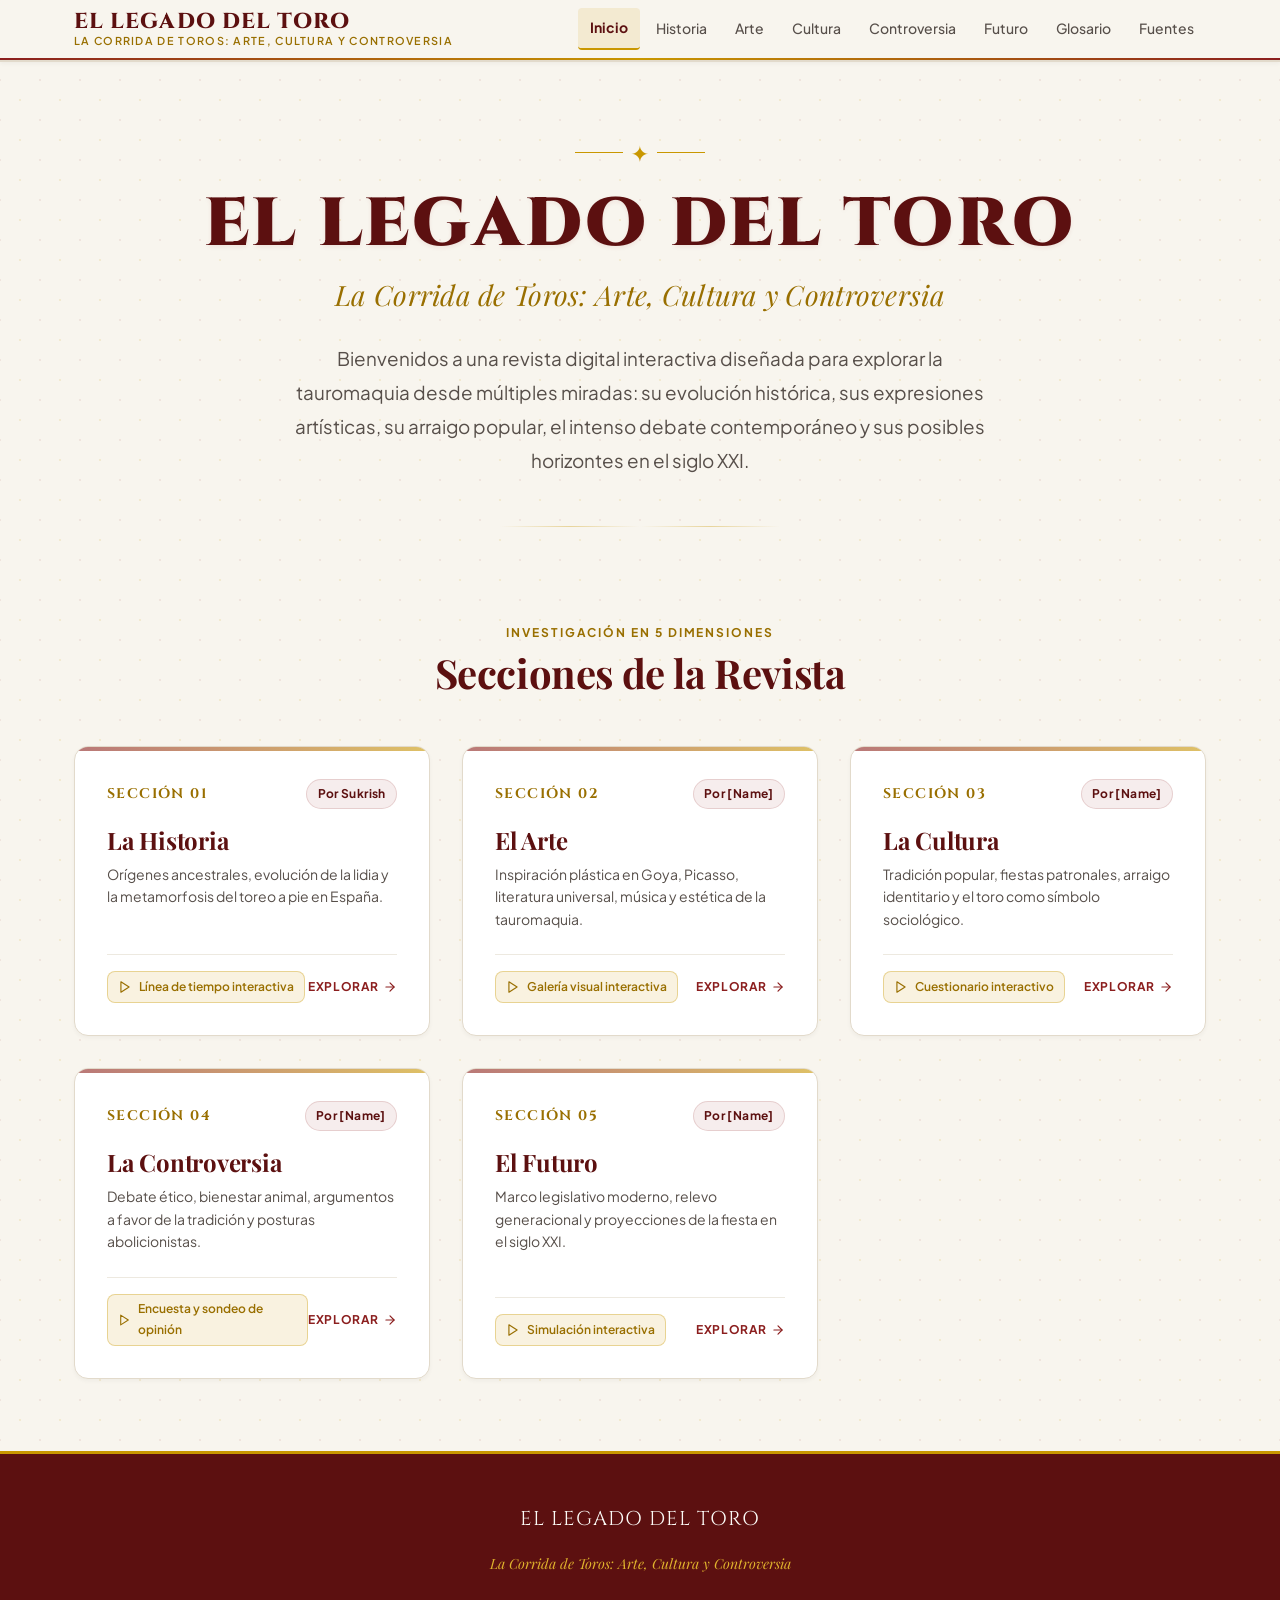
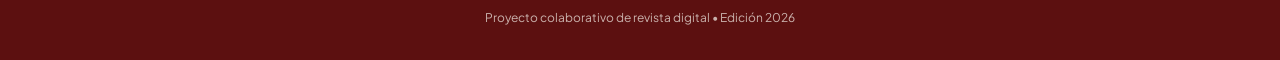
<file: index.html>
<!DOCTYPE html>
<html lang="es">
<head>
  <meta charset="UTF-8">
  <meta name="viewport" content="width=device-width, initial-scale=1.0">
  <meta name="description" content="El Legado del Toro - La Corrida de Toros: Arte, Cultura y Controversia. Revista digital interactiva de investigación cultural y debate contemporáneo.">
  <title>El Legado del Toro | La Corrida de Toros: Arte, Cultura y Controversia</title>

  <!-- Estilos compartidos del proyecto -->
  <link rel="stylesheet" href="css/shared.css">

  <!-- Scripts -->
  <script src="js/nav.js" defer></script>
  <script src="js/home.js" defer></script>
</head>
<body>

  <!-- Contenedor para inyección de la barra de navegación compartida -->
  <div id="site-nav-container"></div>

  <main id="main-content">
    <div class="site-container">

      <!-- ===================================================================
           1. HERO PRINCIPAL DE IMPACTO (STRIKING HERO)
           =================================================================== -->
      <section class="landing-hero" id="landing-hero" aria-labelledby="hero-title">
        <div class="hero-ornament">
          <span class="hero-ornament-line" aria-hidden="true"></span>
          <span class="hero-crest" aria-hidden="true">✦</span>
          <span class="hero-ornament-line" aria-hidden="true"></span>
        </div>

        <h1 class="hero-title" id="hero-title">El Legado del Toro</h1>

        <p class="hero-subtitle" id="hero-subtitle">
          La Corrida de Toros: Arte, Cultura y Controversia
        </p>

        <p class="hero-welcome" id="hero-welcome">
          Bienvenidos a una revista digital interactiva diseñada para explorar la tauromaquia desde múltiples miradas: su evolución histórica, sus expresiones artísticas, su arraigo popular, el intenso debate contemporáneo y sus posibles horizontes en el siglo XXI.
        </p>

        <div class="hero-divider" aria-hidden="true"></div>
      </section>

      <!-- ===================================================================
           2. LAS CINCO SECCIONES DE LOS MIEMBROS (DATA-DRIVEN MEMBERS GRID)
           =================================================================== -->
      <section class="members-section" id="secciones-revista" aria-labelledby="members-heading">
        <div class="members-header">
          <span class="members-section-label">Investigación en 5 Dimensiones</span>
          <h2 class="members-section-title" id="members-heading">Secciones de la Revista</h2>
        </div>

        <!-- Contenedor poblado dinámicamente por js/home.js con fallback accesible -->
        <div class="members-grid" id="members-grid" role="region" aria-label="Secciones del proyecto">
          <!-- Bloque 1: La Historia -->
          <a href="sections/historia/index.html" class="member-block" id="fallback-card-1" aria-label="Ir a La Historia, Sección 1, por Sukrish. Función interactiva: Línea de tiempo interactiva">
            <div class="member-block-top">
              <span class="member-block-num">Sección 01</span>
              <span class="member-block-author">Por Sukrish</span>
            </div>
            <h3 class="member-block-title">La Historia</h3>
            <p class="member-block-desc">Orígenes ancestrales, evolución de la lidia y la metamorfosis del toreo a pie en España.</p>
            <div class="member-block-footer">
              <span class="member-block-feature">Línea de tiempo interactiva</span>
              <span class="member-block-cta" aria-hidden="true">Explorar →</span>
            </div>
          </a>

          <!-- Bloque 2: El Arte -->
          <a href="sections/arte/index.html" class="member-block" id="fallback-card-2" aria-label="Ir a El Arte, Sección 2, por [Name]. Función interactiva: Galería visual interactiva">
            <div class="member-block-top">
              <span class="member-block-num">Sección 02</span>
              <span class="member-block-author">Por [Name]</span>
            </div>
            <h3 class="member-block-title">El Arte</h3>
            <p class="member-block-desc">Inspiración plástica en Goya, Picasso, literatura universal, música y estética de la tauromaquia.</p>
            <div class="member-block-footer">
              <span class="member-block-feature">Galería visual interactiva</span>
              <span class="member-block-cta" aria-hidden="true">Explorar →</span>
            </div>
          </a>

          <!-- Bloque 3: La Cultura -->
          <a href="sections/cultura/index.html" class="member-block" id="fallback-card-3" aria-label="Ir a La Cultura, Sección 3, por [Name]. Función interactiva: Cuestionario interactivo">
            <div class="member-block-top">
              <span class="member-block-num">Sección 03</span>
              <span class="member-block-author">Por [Name]</span>
            </div>
            <h3 class="member-block-title">La Cultura</h3>
            <p class="member-block-desc">Tradición popular, fiestas patronales, arraigo identitario y el toro como símbolo sociológico.</p>
            <div class="member-block-footer">
              <span class="member-block-feature">Cuestionario interactivo</span>
              <span class="member-block-cta" aria-hidden="true">Explorar →</span>
            </div>
          </a>

          <!-- Bloque 4: La Controversia -->
          <a href="sections/controversia/index.html" class="member-block" id="fallback-card-4" aria-label="Ir a La Controversia, Sección 4, por [Name]. Función interactiva: Encuesta y sondeo de opinión">
            <div class="member-block-top">
              <span class="member-block-num">Sección 04</span>
              <span class="member-block-author">Por [Name]</span>
            </div>
            <h3 class="member-block-title">La Controversia</h3>
            <p class="member-block-desc">Debate ético, bienestar animal, argumentos a favor de la tradición y posturas abolicionistas.</p>
            <div class="member-block-footer">
              <span class="member-block-feature">Encuesta y sondeo de opinión</span>
              <span class="member-block-cta" aria-hidden="true">Explorar →</span>
            </div>
          </a>

          <!-- Bloque 5: El Futuro -->
          <a href="sections/futuro/index.html" class="member-block" id="fallback-card-5" aria-label="Ir a El Futuro, Sección 5, por [Name]. Función interactiva: Simulación interactiva">
            <div class="member-block-top">
              <span class="member-block-num">Sección 05</span>
              <span class="member-block-author">Por [Name]</span>
            </div>
            <h3 class="member-block-title">El Futuro</h3>
            <p class="member-block-desc">Marco legislativo moderno, relevo generacional y proyecciones de la fiesta en el siglo XXI.</p>
            <div class="member-block-footer">
              <span class="member-block-feature">Simulación interactiva</span>
              <span class="member-block-cta" aria-hidden="true">Explorar →</span>
            </div>
          </a>
        </div>
      </section>

    </div>
  </main>

  <!-- ===================================================================
       PIE DE PÁGINA
       =================================================================== -->
  <footer class="site-footer" id="site-footer">
    <div class="site-container">
      <div class="footer-content">
        <div class="footer-brand">El Legado del Toro</div>
        <p class="footer-subtitle">La Corrida de Toros: Arte, Cultura y Controversia</p>
        <p class="footer-copy">
          Proyecto colaborativo de revista digital • Edición 2026
        </p>
      </div>
    </div>
  </footer>

</body>
</html>
</file>
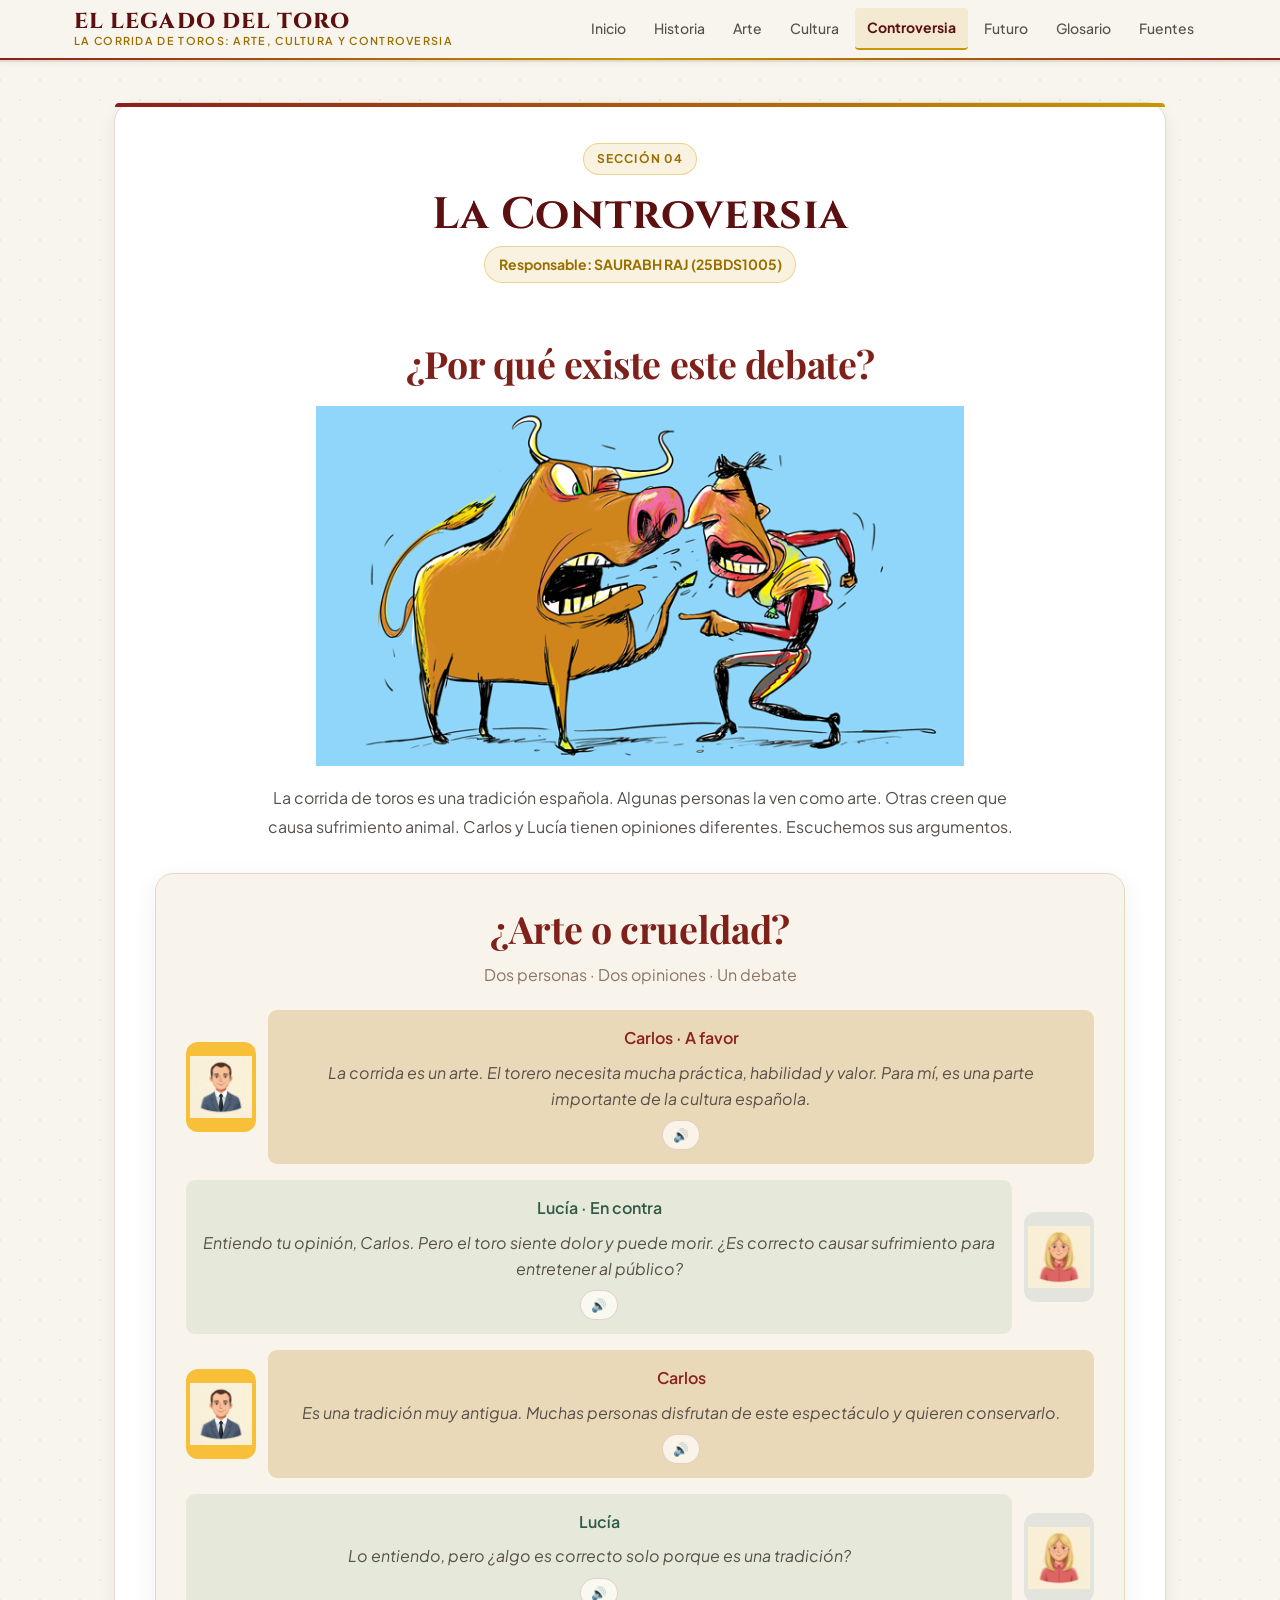
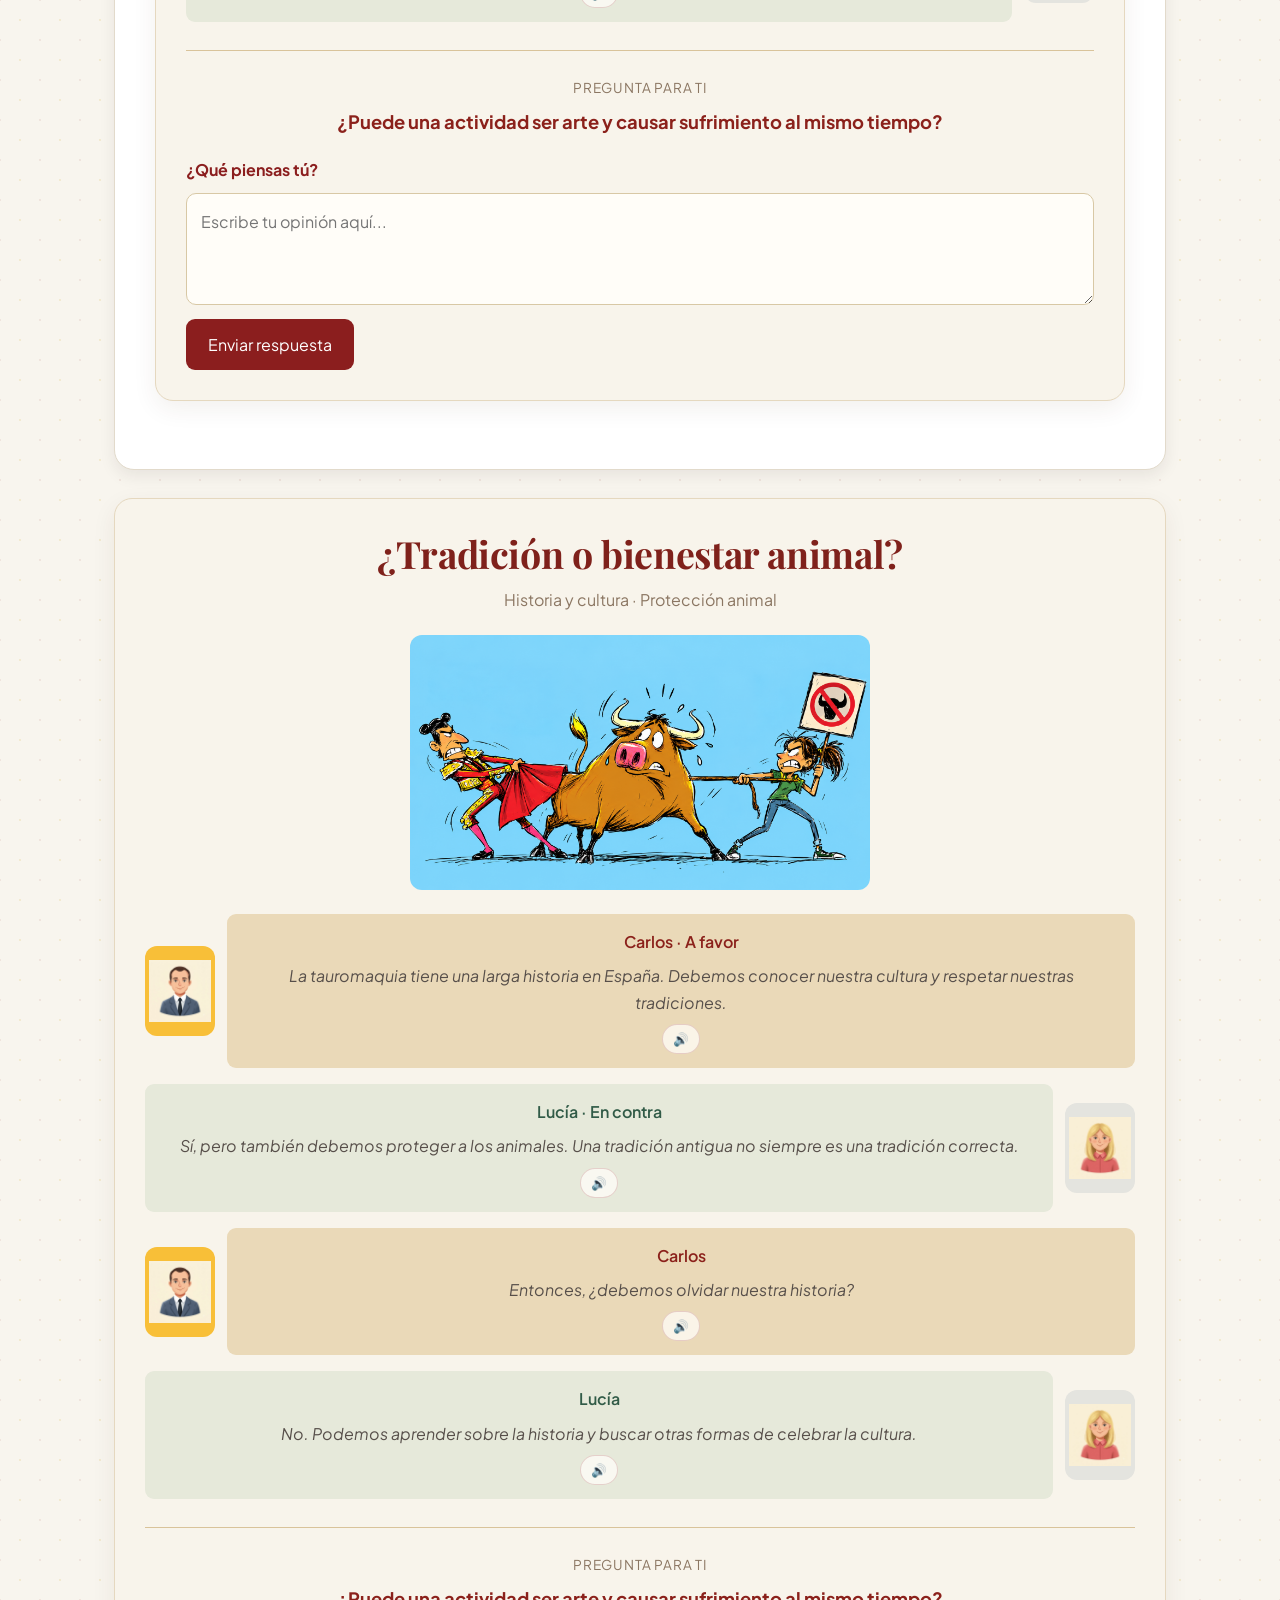
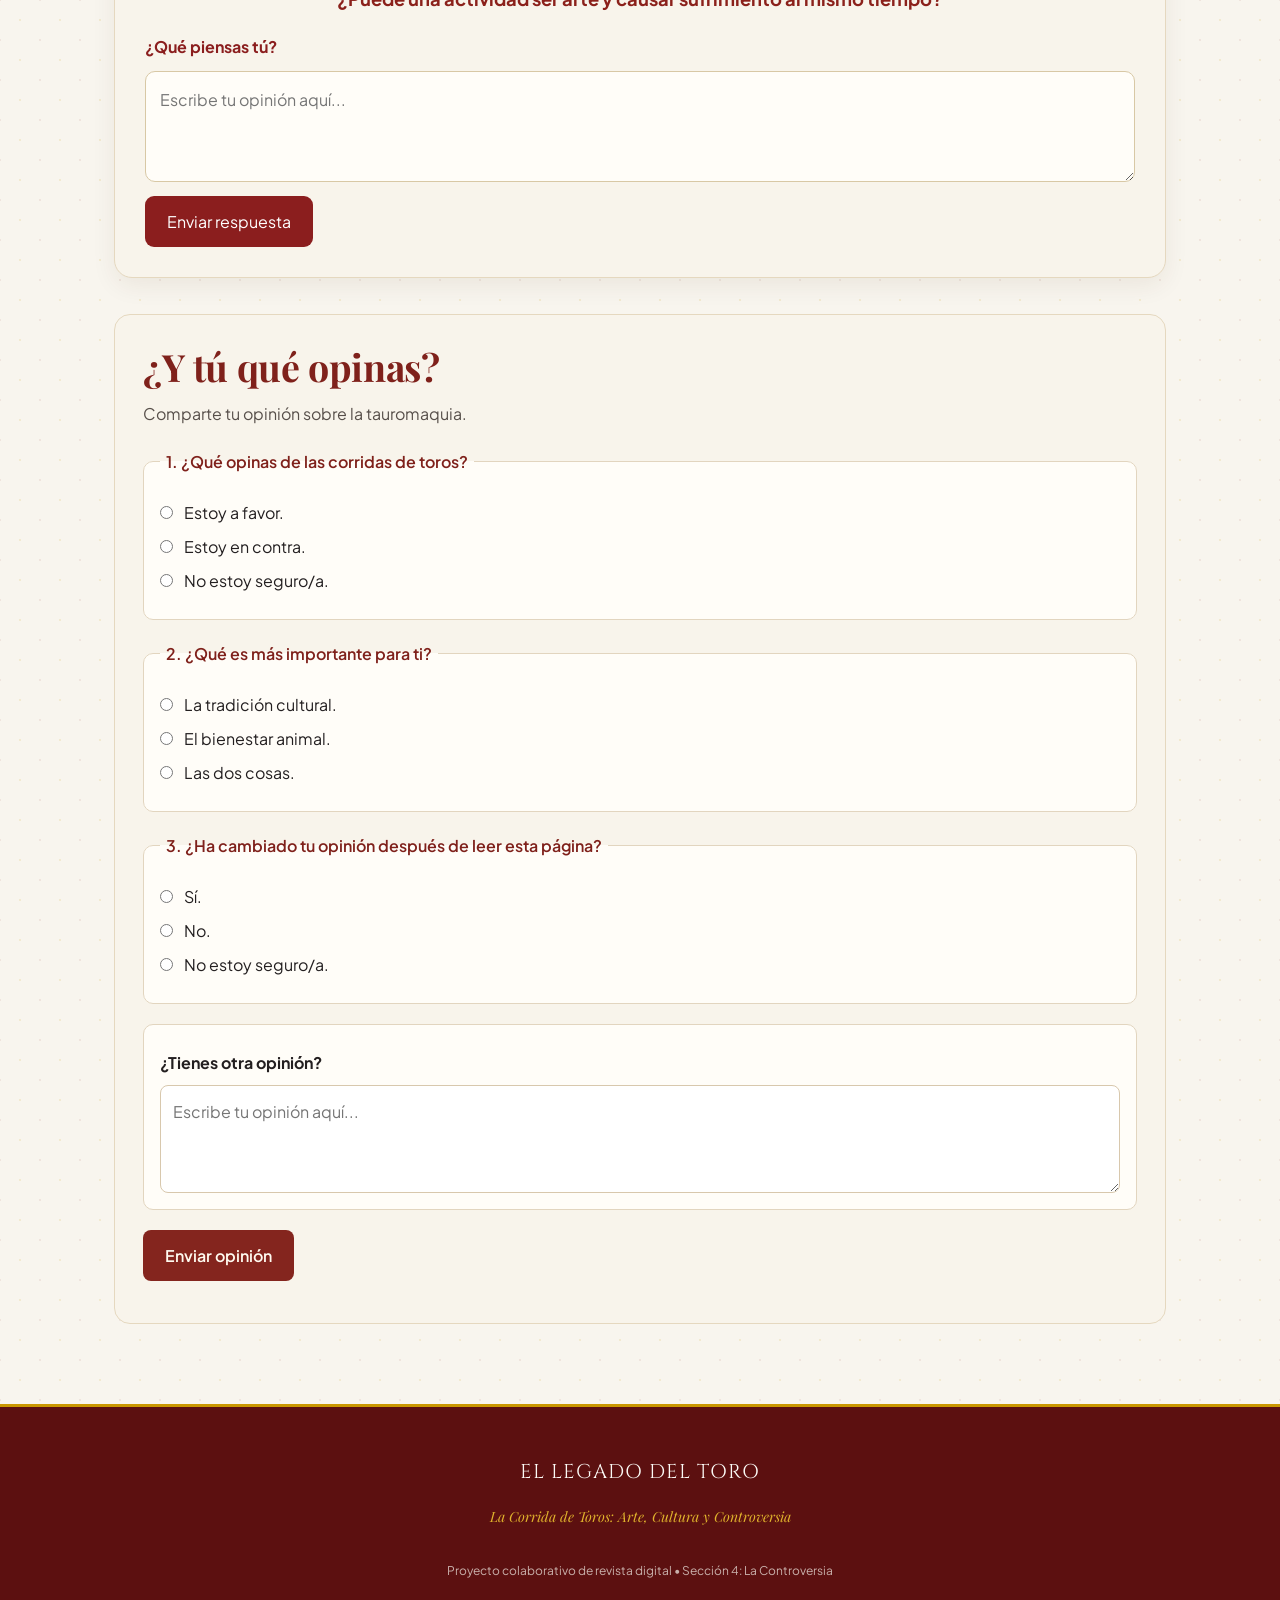
<file: sections/controversia/index.html>
<!DOCTYPE html>
<html lang="es">

<head>
  <meta charset="UTF-8">
  <meta name="viewport" content="width=device-width, initial-scale=1.0">
  <meta name="description" content="La Controversia: un debate sobre la tauromaquia, la cultura y el bienestar animal.">
  <title>La Controversia | El Legado del Toro</title>

  <!-- Estilos compartidos -->
  <link rel="stylesheet" href="../../css/shared.css">

  <!-- Estilos de controversia -->
  <link rel="stylesheet" href="../../css/controversia.css">

  <!-- Scripts -->
  <script src="../../js/nav.js" defer></script>
  <script src="../../js/controversia.js" defer></script>
</head>

<body>

  <!-- Navegación compartida -->
  <div id="site-nav-container"></div>

  <main id="main-content">
    <div class="site-container">
      <div class="construction-container">
        <div class="construction-card controversia-page">

          <span class="badge badge-gold controversia-section-badge">
            Sección 04
          </span>

          <h1 class="construction-title">La Controversia</h1>

          <div class="construction-owner">
            Responsable: SAURABH RAJ (25BDS1005)
          </div>

          <!-- Introducción -->
          <section class="controversia-intro">
            <h2>¿Por qué existe este debate?</h2>

            <img src="intro.webp" alt="Introducción a la controversia de la tauromaquia"
              class="controversia-intro-image">

            <p class="construction-desc">
              La corrida de toros es una tradición española.
              Algunas personas la ven como arte.
              Otras creen que causa sufrimiento animal.
              Carlos y Lucía tienen opiniones diferentes.
              Escuchemos sus argumentos.
            </p>
          </section>

          <!-- Debate 1 -->
          <section class="controversia-debate">

            <h2>¿Arte o crueldad?</h2>

            <p class="controversia-subtitle">
              Dos personas · Dos opiniones · Un debate
            </p>

            <!-- Carlos -->
            <div class="controversia-dialogue controversia-carlos">
              <img src="carlos.png" alt="Ilustración del debate taurino"
                class="controversia-avatar controversia-avatar-carlos">

              <div class="controversia-bubble">
                <strong>Carlos · A favor</strong>
                <p>
                  La corrida es un arte. El torero necesita mucha práctica,
                  habilidad y valor. Para mí, es una parte importante de
                  la cultura española.
                </p>
              </div>
            </div>

            <!-- Lucía -->
            <div class="controversia-dialogue controversia-lucia">
              <div class="controversia-bubble">
                <strong>Lucía · En contra</strong>
                <p>
                  Entiendo tu opinión, Carlos. Pero el toro siente dolor
                  y puede morir. ¿Es correcto causar sufrimiento para
                  entretener al público?
                </p>
              </div>

              <img src="lucia.png" alt="Ilustración sobre el bienestar animal"
                class="controversia-avatar controversia-avatar-lucia">
            </div>

            <!-- Carlos -->
            <div class="controversia-dialogue controversia-carlos">
              <img src="carlos.png" alt="Carlos defendiendo la tradición"
                class="controversia-avatar controversia-avatar-carlos">

              <div class="controversia-bubble">
                <strong>Carlos</strong>
                <p>
                  Es una tradición muy antigua. Muchas personas disfrutan
                  de este espectáculo y quieren conservarlo.
                </p>
              </div>
            </div>

            <!-- Lucía -->
            <div class="controversia-dialogue controversia-lucia">
              <div class="controversia-bubble">
                <strong>Lucía</strong>
                <p>
                  Lo entiendo, pero ¿algo es correcto solo porque
                  es una tradición?
                </p>
              </div>

              <img src="lucia.png" alt="Lucía reflexionando sobre la tauromaquia"
                class="controversia-avatar controversia-avatar-lucia">
            </div>


            <div class="controversia-question">
              <span class="controversia-question-label">
                Pregunta para ti
              </span>

              <p>
                ¿Puede una actividad ser arte y causar sufrimiento
                al mismo tiempo?
              </p>

              <div class="controversia-answer-box">
                <label for="controversia-debate-answer">
                  <strong>¿Qué piensas tú?</strong>
                </label>

                <textarea id="controversia-debate-answer" rows="3" maxlength="300"
                  placeholder="Escribe tu opinión aquí..."></textarea>

                <button type="button" class="controversia-answer-button">
                  Enviar respuesta
                </button>

                <p class="controversia-answer-message" role="status" aria-live="polite"></p>
              </div>
            </div>



        </div>

        </section>

        <!-- Debate 2 -->
        <section class="controversia-debate">

          <h2>¿Tradición o bienestar animal?</h2>

          <p class="controversia-subtitle">
            Historia y cultura · Protección animal
          </p>

          <img src="contro.png" alt="Ilustración sobre la tradición taurina y el bienestar animal"
            class="controversia-topic-image">

          <!-- Carlos -->
          <div class="controversia-dialogue controversia-carlos">
            <img src="carlos.png" alt="Carlos defendiendo las tradiciones"
              class="controversia-avatar controversia-avatar-carlos">

            <div class="controversia-bubble">
              <strong>Carlos · A favor</strong>
              <p>
                La tauromaquia tiene una larga historia en España.
                Debemos conocer nuestra cultura y respetar
                nuestras tradiciones.
              </p>
            </div>
          </div>

          <!-- Lucía -->
          <div class="controversia-dialogue controversia-lucia">
            <div class="controversia-bubble">
              <strong>Lucía · En contra</strong>
              <p>
                Sí, pero también debemos proteger a los animales.
                Una tradición antigua no siempre es una tradición correcta.
              </p>
            </div>

            <img src="lucia.png" alt="Lucía defendiendo el bienestar animal"
              class="controversia-avatar controversia-avatar-lucia">
          </div>

          <!-- Carlos -->
          <div class="controversia-dialogue controversia-carlos">
            <img src="carlos.png" alt="Carlos haciendo una pregunta"
              class="controversia-avatar controversia-avatar-carlos">

            <div class="controversia-bubble">
              <strong>Carlos</strong>
              <p>
                Entonces, ¿debemos olvidar nuestra historia?
              </p>
            </div>
          </div>

          <!-- Lucía -->
          <div class="controversia-dialogue controversia-lucia">
            <div class="controversia-bubble">
              <strong>Lucía</strong>
              <p>
                No. Podemos aprender sobre la historia y buscar otras
                formas de celebrar la cultura.
              </p>
            </div>

            <img src="lucia.png" alt="Lucía proponiendo otras formas de celebrar la cultura"
              class="controversia-avatar controversia-avatar-lucia">
          </div>


          <div class="controversia-question">
            <span class="controversia-question-label">
              Pregunta para ti
            </span>

            <p>
              ¿Puede una actividad ser arte y causar sufrimiento
              al mismo tiempo?
            </p>

            <div class="controversia-answer-box">
              <label for="controversia-debate-answer">
                <strong>¿Qué piensas tú?</strong>
              </label>

              <textarea id="controversia-debate-answer" rows="3" maxlength="300"
                placeholder="Escribe tu opinión aquí..."></textarea>

              <button type="button" class="controversia-answer-button">
                Enviar respuesta
              </button>

              <p class="controversia-answer-message" role="status" aria-live="polite"></p>
            </div>
          </div>


        </section>

        <!-- Feedback: formulario original conservado -->
        <section class="controversia-feedback" id="controversia-feedback">

          <h2>¿Y tú qué opinas?</h2>
          <p>Comparte tu opinión sobre la tauromaquia.</p>

          <form id="controversia-feedback-form">

            <fieldset class="controversia-feedback-group">
              <legend>1. ¿Qué opinas de las corridas de toros?</legend>

              <label>
                <input type="radio" name="controversia-opinion" value="A favor" required>
                Estoy a favor.
              </label>

              <label>
                <input type="radio" name="controversia-opinion" value="En contra">
                Estoy en contra.
              </label>

              <label>
                <input type="radio" name="controversia-opinion" value="No estoy seguro">
                No estoy seguro/a.
              </label>
            </fieldset>

            <fieldset class="controversia-feedback-group">
              <legend>2. ¿Qué es más importante para ti?</legend>

              <label>
                <input type="radio" name="controversia-prioridad" value="Tradición cultural" required>
                La tradición cultural.
              </label>

              <label>
                <input type="radio" name="controversia-prioridad" value="Bienestar animal">
                El bienestar animal.
              </label>

              <label>
                <input type="radio" name="controversia-prioridad" value="Ambos">
                Las dos cosas.
              </label>
            </fieldset>

            <fieldset class="controversia-feedback-group">
              <legend>
                3. ¿Ha cambiado tu opinión después de leer esta página?
              </legend>

              <label>
                <input type="radio" name="controversia-cambio" value="Sí" required>
                Sí.
              </label>

              <label>
                <input type="radio" name="controversia-cambio" value="No">
                No.
              </label>

              <label>
                <input type="radio" name="controversia-cambio" value="No estoy seguro">
                No estoy seguro/a.
              </label>
            </fieldset>

            <div class="controversia-feedback-group">
              <label for="controversia-other-opinion">
                <strong>¿Tienes otra opinión?</strong>
              </label>

              <textarea id="controversia-other-opinion" name="controversia-other-opinion" rows="3" maxlength="300"
                placeholder="Escribe tu opinión aquí..."
                style="width: 100%; margin-top: 10px; padding: 12px; resize: vertical;"></textarea>
            </div>

            <button type="submit" class="controversia-feedback-button">
              Enviar opinión
            </button>

            <p id="controversia-feedback-message" class="controversia-feedback-message" role="status"
              aria-live="polite"></p>

          </form>
        </section>

      </div>
    </div>
    </div>
  </main>

  <!-- Footer compartido -->
  <footer class="site-footer" id="site-footer">
    <div class="site-container">
      <div class="footer-content">
        <div class="footer-brand">El Legado del Toro</div>
        <p class="footer-subtitle">
          La Corrida de Toros: Arte, Cultura y Controversia
        </p>
        <p class="footer-copy">
          Proyecto colaborativo de revista digital • Sección 4: La Controversia
        </p>
      </div>
    </div>
  </footer>

</body>

</html>
</file>
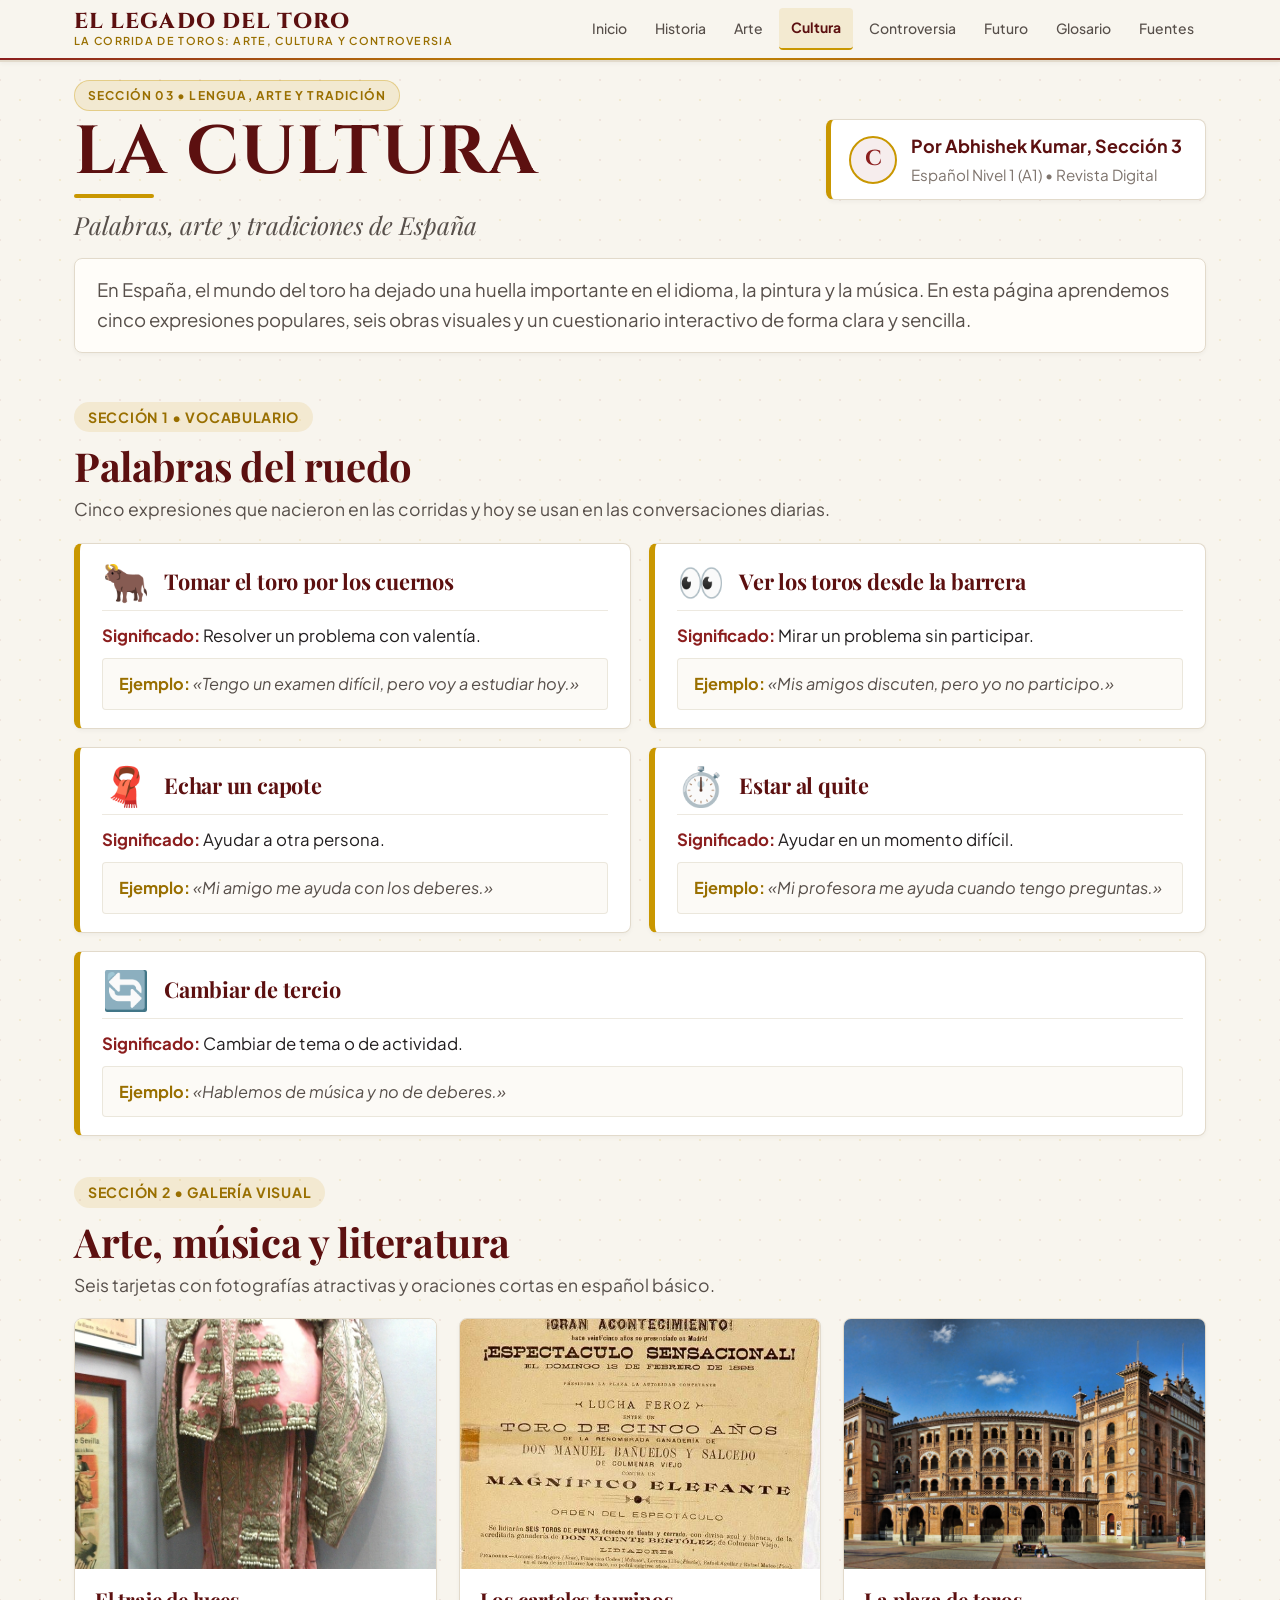
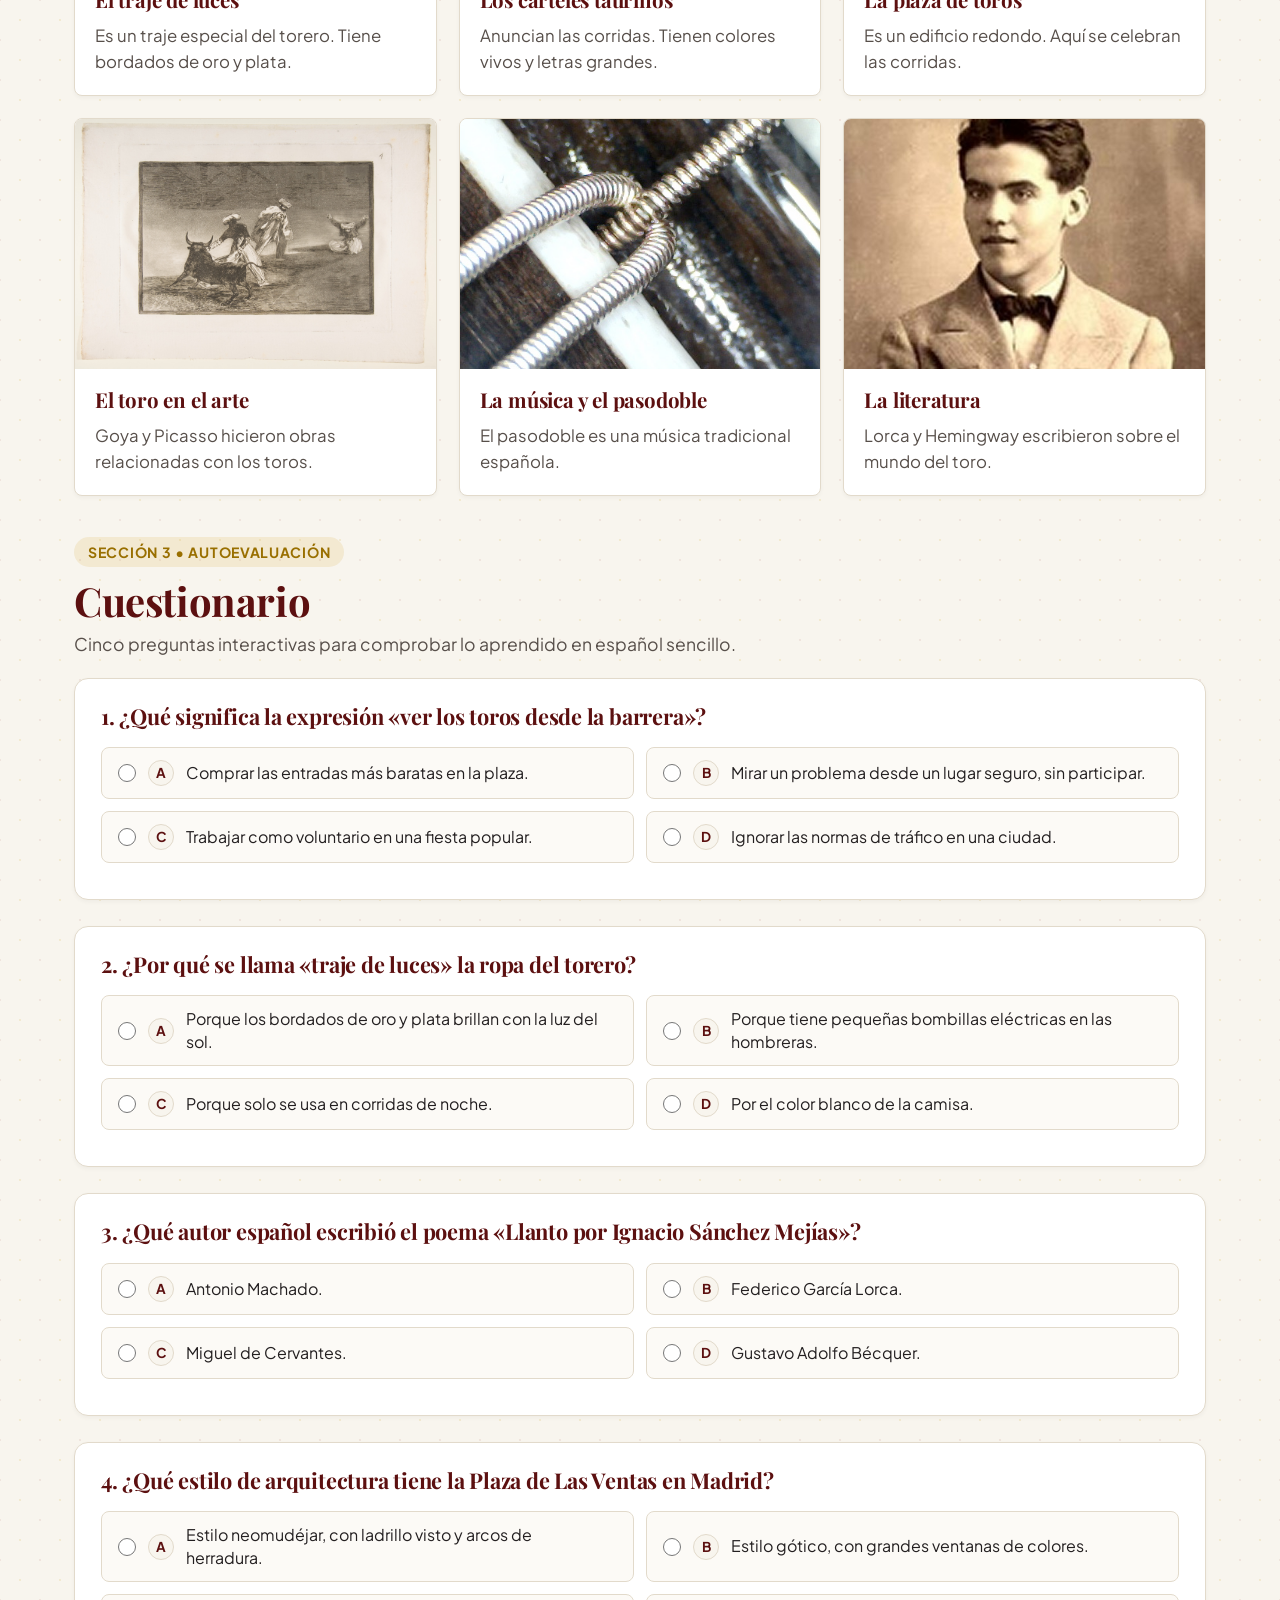
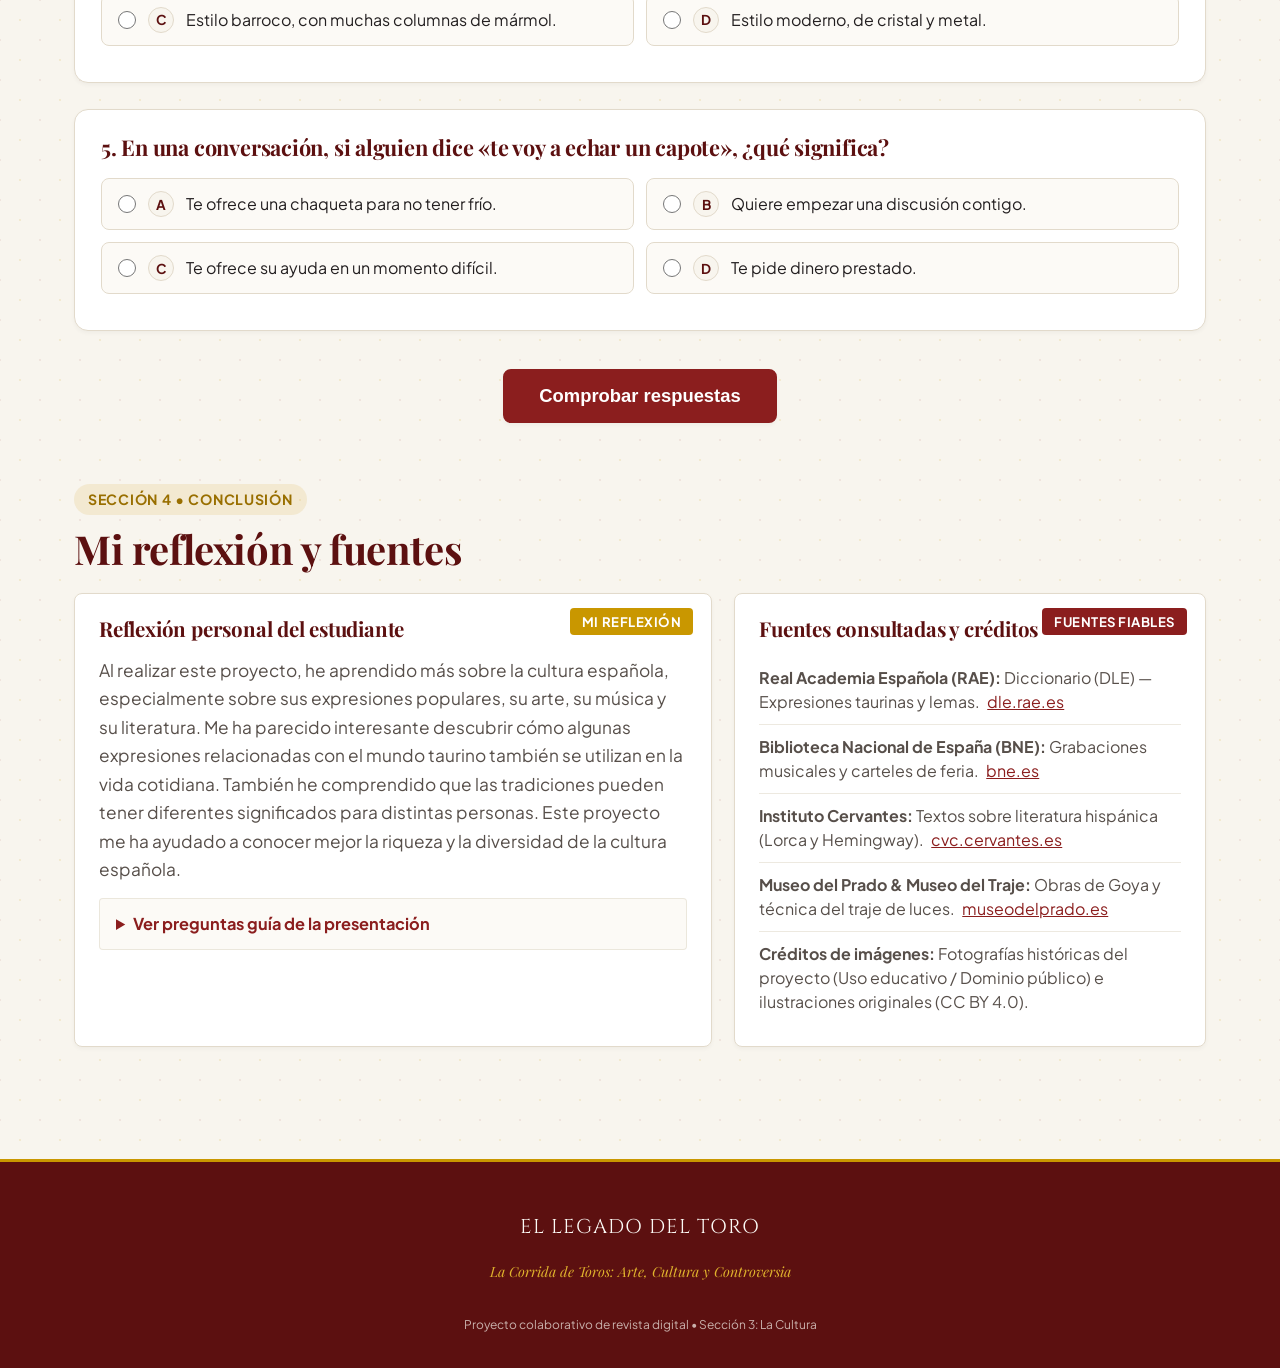
<file: sections/cultura/index.html>
<!DOCTYPE html>
<html lang="es">

<head>
  <meta charset="UTF-8">
  <meta name="viewport" content="width=device-width, initial-scale=1.0">
  <meta name="description"
    content="Sección 3: La Cultura — Del ruedo a la vida: expresiones, arte y tradiciones de España. Revista digital El Legado del Toro. Nivel A1.">
  <meta http-equiv="Cache-Control" content="no-cache, no-store, must-revalidate">
  <meta http-equiv="Pragma" content="no-cache">
  <meta http-equiv="Expires" content="0">
  <title>La Cultura — Del ruedo a la vida | El Legado del Toro</title>

  <!-- Estilos compartidos del proyecto y específicos de la sección -->
  <link rel="stylesheet" href="../../css/shared.css">
  <link rel="stylesheet" href="style.css?v=3">

  <!-- Scripts: Navegación compartida y lógica interactiva de la sección -->
  <script src="../../js/nav.js" defer></script>
  <script src="script.js?v=3" defer></script>
</head>

<body>

  <!-- Contenedor para inyección de la barra de navegación compartida del sitio -->
  <div id="site-nav-container"></div>

  <main id="main-content" class="cultura-main">
    <div class="site-container">

      <!-- ===================================================================
           CABECERA / HERO SIMPLIFICADO
           =================================================================== -->
      <header class="cultura-hero" id="cultura-hero" aria-labelledby="cultura-title">
        <div class="cultura-hero-top-row">
          <div class="cultura-hero-headings">
            <span class="badge badge-gold" id="cultura-section-badge">Sección 03 • Lengua, Arte y Tradición</span>
            <h1 class="cultura-hero-title" id="cultura-title">La Cultura</h1>
            <p class="cultura-hero-subtitle" id="cultura-subtitle">
              Palabras, arte y tradiciones de España
            </p>
          </div>

          <div class="cultura-byline-card" id="cultura-byline">
            <div class="cultura-byline-user">
              <div class="cultura-byline-avatar" aria-hidden="true">C</div>
              <div>
                <span class="cultura-byline-name">Por Abhishek Kumar, Sección 3</span>
                <span class="cultura-byline-role">Español Nivel 1 (A1) • Revista Digital</span>
              </div>
            </div>
          </div>
        </div>

        <div class="cultura-intro-card">
          <p>
            En España, el mundo del toro ha dejado una huella importante en el idioma, la pintura y la música. En esta página aprendemos cinco expresiones populares, seis obras visuales y un cuestionario interactivo de forma clara y sencilla.
          </p>
        </div>
      </header>

      <!-- ===================================================================
           SECCIÓN 1: PALABRAS DEL RUEDO (5 EXPRESIONES POPULARES)
           =================================================================== -->
      <section class="cultura-section" id="cultura-palabras" aria-labelledby="cultura-palabras-title">
        <div class="cultura-section-header">
          <span class="cultura-section-badge">Sección 1 • Vocabulario</span>
          <h2 class="cultura-section-title" id="cultura-palabras-title">Palabras del ruedo</h2>
          <p class="cultura-section-desc">
            Cinco expresiones que nacieron en las corridas y hoy se usan en las conversaciones diarias.
          </p>
        </div>

        <!-- Cuadrícula limpia y directa con las cinco expresiones -->
        <div class="cultura-expresiones-grid">

          <!-- Expresión 1 -->
          <article class="cultura-expr-card">
            <div class="cultura-expr-top">
              <span class="cultura-expr-icon" aria-hidden="true">🐂</span>
              <h3 class="cultura-expr-title">Tomar el toro por los cuernos</h3>
            </div>
            <div class="cultura-expr-body">
              <p class="cultura-expr-significado">
                <strong>Significado:</strong> Resolver un problema con valentía.
              </p>
              <p class="cultura-expr-ejemplo">
                <strong>Ejemplo:</strong> «Tengo un examen difícil, pero voy a estudiar hoy.»
              </p>
            </div>
          </article>

          <!-- Expresión 2 -->
          <article class="cultura-expr-card">
            <div class="cultura-expr-top">
              <span class="cultura-expr-icon" aria-hidden="true">👀</span>
              <h3 class="cultura-expr-title">Ver los toros desde la barrera</h3>
            </div>
            <div class="cultura-expr-body">
              <p class="cultura-expr-significado">
                <strong>Significado:</strong> Mirar un problema sin participar.
              </p>
              <p class="cultura-expr-ejemplo">
                <strong>Ejemplo:</strong> «Mis amigos discuten, pero yo no participo.»
              </p>
            </div>
          </article>

          <!-- Expresión 3 -->
          <article class="cultura-expr-card">
            <div class="cultura-expr-top">
              <span class="cultura-expr-icon" aria-hidden="true">🧣</span>
              <h3 class="cultura-expr-title">Echar un capote</h3>
            </div>
            <div class="cultura-expr-body">
              <p class="cultura-expr-significado">
                <strong>Significado:</strong> Ayudar a otra persona.
              </p>
              <p class="cultura-expr-ejemplo">
                <strong>Ejemplo:</strong> «Mi amigo me ayuda con los deberes.»
              </p>
            </div>
          </article>

          <!-- Expresión 4 -->
          <article class="cultura-expr-card">
            <div class="cultura-expr-top">
              <span class="cultura-expr-icon" aria-hidden="true">⏱️</span>
              <h3 class="cultura-expr-title">Estar al quite</h3>
            </div>
            <div class="cultura-expr-body">
              <p class="cultura-expr-significado">
                <strong>Significado:</strong> Ayudar en un momento difícil.
              </p>
              <p class="cultura-expr-ejemplo">
                <strong>Ejemplo:</strong> «Mi profesora me ayuda cuando tengo preguntas.»
              </p>
            </div>
          </article>

          <!-- Expresión 5 -->
          <article class="cultura-expr-card cultura-expr-card-wide">
            <div class="cultura-expr-top">
              <span class="cultura-expr-icon" aria-hidden="true">🔄</span>
              <h3 class="cultura-expr-title">Cambiar de tercio</h3>
            </div>
            <div class="cultura-expr-body">
              <p class="cultura-expr-significado">
                <strong>Significado:</strong> Cambiar de tema o de actividad.
              </p>
              <p class="cultura-expr-ejemplo">
                <strong>Ejemplo:</strong> «Hablemos de música y no de deberes.»
              </p>
            </div>
          </article>

        </div>
      </section>

      <!-- ===================================================================
           SECCIÓN 2: ARTE, MÚSICA Y LITERATURA (6 TARJETAS CON FOTOS GRANDES)
           =================================================================== -->
      <section class="cultura-section" id="cultura-arte" aria-labelledby="cultura-arte-title">
        <div class="cultura-section-header">
          <span class="cultura-section-badge">Sección 2 • Galería Visual</span>
          <h2 class="cultura-section-title" id="cultura-arte-title">Arte, música y literatura</h2>
          <p class="cultura-section-desc">
            Seis tarjetas con fotografías atractivas y oraciones cortas en español básico.
          </p>
        </div>

        <!-- Cuadrícula 3x2 de tarjetas con fotos grandes y textos A1 -->
        <div class="cultura-arte-grid">

          <!-- Tarjeta 1: El traje de luces -->
          <article class="cultura-arte-card">
            <div class="cultura-card-media">
              <img src="images/foto-traje-luces.jpg" alt="El traje de luces del torero con bordados dorados" loading="lazy">
            </div>
            <div class="cultura-card-body">
              <h3 class="cultura-card-title">El traje de luces</h3>
              <p class="cultura-card-text">
                Es un traje especial del torero. Tiene bordados de oro y plata.
              </p>
            </div>
          </article>

          <!-- Tarjeta 2: Los carteles taurinos -->
          <article class="cultura-arte-card">
            <div class="cultura-card-media">
              <img src="images/foto-cartel-1898.jpg" alt="Cartel taurino histórico de colores vivos" loading="lazy">
            </div>
            <div class="cultura-card-body">
              <h3 class="cultura-card-title">Los carteles taurinos</h3>
              <p class="cultura-card-text">
                Anuncian las corridas. Tienen colores vivos y letras grandes.
              </p>
            </div>
          </article>

          <!-- Tarjeta 3: La plaza de toros -->
          <article class="cultura-arte-card">
            <div class="cultura-card-media">
              <img src="images/foto-las-ventas.jpg" alt="Plaza de toros circular de Las Ventas en Madrid" loading="lazy">
            </div>
            <div class="cultura-card-body">
              <h3 class="cultura-card-title">La plaza de toros</h3>
              <p class="cultura-card-text">
                Es un edificio redondo. Aquí se celebran las corridas.
              </p>
            </div>
          </article>

          <!-- Tarjeta 4: El toro en el arte -->
          <article class="cultura-arte-card">
            <div class="cultura-card-media">
              <img src="images/foto-goya-tauromaquia.jpg" alt="Grabado clásico de Goya representando al toro" loading="lazy">
            </div>
            <div class="cultura-card-body">
              <h3 class="cultura-card-title">El toro en el arte</h3>
              <p class="cultura-card-text">
                Goya y Picasso hicieron obras relacionadas con los toros.
              </p>
            </div>
          </article>

          <!-- Tarjeta 5: La música y el pasodoble -->
          <article class="cultura-arte-card">
            <div class="cultura-card-media">
              <img src="images/foto-guitarra-pasodoble.jpg" alt="Guitarra española tocando un pasodoble tradicional" loading="lazy">
            </div>
            <div class="cultura-card-body">
              <h3 class="cultura-card-title">La música y el pasodoble</h3>
              <p class="cultura-card-text">
                El pasodoble es una música tradicional española.
              </p>
            </div>
          </article>

          <!-- Tarjeta 6: La literatura -->
          <article class="cultura-arte-card">
            <div class="cultura-card-media">
              <img src="images/foto-lorca.jpg" alt="Retrato del escritor Federico García Lorca" loading="lazy">
            </div>
            <div class="cultura-card-body">
              <h3 class="cultura-card-title">La literatura</h3>
              <p class="cultura-card-text">
                Lorca y Hemingway escribieron sobre el mundo del toro.
              </p>
            </div>
          </article>

        </div>
      </section>

      <!-- ===================================================================
           SECCIÓN 3: CUESTIONARIO (5 PREGUNTAS INTERACTIVAS Y FÁCILES DE LEER)
           =================================================================== -->
      <section class="cultura-section" id="cultura-quiz-section" aria-labelledby="cultura-quiz-title">
        <div class="cultura-section-header">
          <span class="cultura-section-badge">Sección 3 • Autoevaluación</span>
          <h2 class="cultura-section-title" id="cultura-quiz-title">Cuestionario</h2>
          <p class="cultura-section-desc">
            Cinco preguntas interactivas para comprobar lo aprendido en español sencillo.
          </p>
        </div>

        <div class="cultura-quiz-vertical-list">

          <!-- Pregunta 1 -->
          <article class="cultura-quiz-q-card" id="cultura-quiz-card-1">
            <h3 class="cultura-question-title">1. ¿Qué significa la expresión «ver los toros desde la barrera»?</h3>
            <div class="cultura-options-grid" role="radiogroup" aria-label="Pregunta 1">
              <label class="cultura-radio-label" for="q1-opt0">
                <input type="radio" name="quiz-q1" id="q1-opt0" value="0" class="cultura-radio-input">
                <span class="cultura-radio-custom" aria-hidden="true">A</span>
                <span class="cultura-radio-text">Comprar las entradas más baratas en la plaza.</span>
                <span class="cultura-radio-status" aria-hidden="true"></span>
              </label>
              <label class="cultura-radio-label" for="q1-opt1">
                <input type="radio" name="quiz-q1" id="q1-opt1" value="1" class="cultura-radio-input">
                <span class="cultura-radio-custom" aria-hidden="true">B</span>
                <span class="cultura-radio-text">Mirar un problema desde un lugar seguro, sin participar.</span>
                <span class="cultura-radio-status" aria-hidden="true"></span>
              </label>
              <label class="cultura-radio-label" for="q1-opt2">
                <input type="radio" name="quiz-q1" id="q1-opt2" value="2" class="cultura-radio-input">
                <span class="cultura-radio-custom" aria-hidden="true">C</span>
                <span class="cultura-radio-text">Trabajar como voluntario en una fiesta popular.</span>
                <span class="cultura-radio-status" aria-hidden="true"></span>
              </label>
              <label class="cultura-radio-label" for="q1-opt3">
                <input type="radio" name="quiz-q1" id="q1-opt3" value="3" class="cultura-radio-input">
                <span class="cultura-radio-custom" aria-hidden="true">D</span>
                <span class="cultura-radio-text">Ignorar las normas de tráfico en una ciudad.</span>
                <span class="cultura-radio-status" aria-hidden="true"></span>
              </label>
            </div>
            <div class="cultura-feedback-box" id="cultura-feedback-1" aria-live="polite"></div>
          </article>

          <!-- Pregunta 2 -->
          <article class="cultura-quiz-q-card" id="cultura-quiz-card-2">
            <h3 class="cultura-question-title">2. ¿Por qué se llama «traje de luces» la ropa del torero?</h3>
            <div class="cultura-options-grid" role="radiogroup" aria-label="Pregunta 2">
              <label class="cultura-radio-label" for="q2-opt0">
                <input type="radio" name="quiz-q2" id="q2-opt0" value="0" class="cultura-radio-input">
                <span class="cultura-radio-custom" aria-hidden="true">A</span>
                <span class="cultura-radio-text">Porque los bordados de oro y plata brillan con la luz del sol.</span>
                <span class="cultura-radio-status" aria-hidden="true"></span>
              </label>
              <label class="cultura-radio-label" for="q2-opt1">
                <input type="radio" name="quiz-q2" id="q2-opt1" value="1" class="cultura-radio-input">
                <span class="cultura-radio-custom" aria-hidden="true">B</span>
                <span class="cultura-radio-text">Porque tiene pequeñas bombillas eléctricas en las hombreras.</span>
                <span class="cultura-radio-status" aria-hidden="true"></span>
              </label>
              <label class="cultura-radio-label" for="q2-opt2">
                <input type="radio" name="quiz-q2" id="q2-opt2" value="2" class="cultura-radio-input">
                <span class="cultura-radio-custom" aria-hidden="true">C</span>
                <span class="cultura-radio-text">Porque solo se usa en corridas de noche.</span>
                <span class="cultura-radio-status" aria-hidden="true"></span>
              </label>
              <label class="cultura-radio-label" for="q2-opt3">
                <input type="radio" name="quiz-q2" id="q2-opt3" value="3" class="cultura-radio-input">
                <span class="cultura-radio-custom" aria-hidden="true">D</span>
                <span class="cultura-radio-text">Por el color blanco de la camisa.</span>
                <span class="cultura-radio-status" aria-hidden="true"></span>
              </label>
            </div>
            <div class="cultura-feedback-box" id="cultura-feedback-2" aria-live="polite"></div>
          </article>

          <!-- Pregunta 3 -->
          <article class="cultura-quiz-q-card" id="cultura-quiz-card-3">
            <h3 class="cultura-question-title">3. ¿Qué autor español escribió el poema «Llanto por Ignacio Sánchez Mejías»?</h3>
            <div class="cultura-options-grid" role="radiogroup" aria-label="Pregunta 3">
              <label class="cultura-radio-label" for="q3-opt0">
                <input type="radio" name="quiz-q3" id="q3-opt0" value="0" class="cultura-radio-input">
                <span class="cultura-radio-custom" aria-hidden="true">A</span>
                <span class="cultura-radio-text">Antonio Machado.</span>
                <span class="cultura-radio-status" aria-hidden="true"></span>
              </label>
              <label class="cultura-radio-label" for="q3-opt1">
                <input type="radio" name="quiz-q3" id="q3-opt1" value="1" class="cultura-radio-input">
                <span class="cultura-radio-custom" aria-hidden="true">B</span>
                <span class="cultura-radio-text">Federico García Lorca.</span>
                <span class="cultura-radio-status" aria-hidden="true"></span>
              </label>
              <label class="cultura-radio-label" for="q3-opt2">
                <input type="radio" name="quiz-q3" id="q3-opt2" value="2" class="cultura-radio-input">
                <span class="cultura-radio-custom" aria-hidden="true">C</span>
                <span class="cultura-radio-text">Miguel de Cervantes.</span>
                <span class="cultura-radio-status" aria-hidden="true"></span>
              </label>
              <label class="cultura-radio-label" for="q3-opt3">
                <input type="radio" name="quiz-q3" id="q3-opt3" value="3" class="cultura-radio-input">
                <span class="cultura-radio-custom" aria-hidden="true">D</span>
                <span class="cultura-radio-text">Gustavo Adolfo Bécquer.</span>
                <span class="cultura-radio-status" aria-hidden="true"></span>
              </label>
            </div>
            <div class="cultura-feedback-box" id="cultura-feedback-3" aria-live="polite"></div>
          </article>

          <!-- Pregunta 4 -->
          <article class="cultura-quiz-q-card" id="cultura-quiz-card-4">
            <h3 class="cultura-question-title">4. ¿Qué estilo de arquitectura tiene la Plaza de Las Ventas en Madrid?</h3>
            <div class="cultura-options-grid" role="radiogroup" aria-label="Pregunta 4">
              <label class="cultura-radio-label" for="q4-opt0">
                <input type="radio" name="quiz-q4" id="q4-opt0" value="0" class="cultura-radio-input">
                <span class="cultura-radio-custom" aria-hidden="true">A</span>
                <span class="cultura-radio-text">Estilo neomudéjar, con ladrillo visto y arcos de herradura.</span>
                <span class="cultura-radio-status" aria-hidden="true"></span>
              </label>
              <label class="cultura-radio-label" for="q4-opt1">
                <input type="radio" name="quiz-q4" id="q4-opt1" value="1" class="cultura-radio-input">
                <span class="cultura-radio-custom" aria-hidden="true">B</span>
                <span class="cultura-radio-text">Estilo gótico, con grandes ventanas de colores.</span>
                <span class="cultura-radio-status" aria-hidden="true"></span>
              </label>
              <label class="cultura-radio-label" for="q4-opt2">
                <input type="radio" name="quiz-q4" id="q4-opt2" value="2" class="cultura-radio-input">
                <span class="cultura-radio-custom" aria-hidden="true">C</span>
                <span class="cultura-radio-text">Estilo barroco, con muchas columnas de mármol.</span>
                <span class="cultura-radio-status" aria-hidden="true"></span>
              </label>
              <label class="cultura-radio-label" for="q4-opt3">
                <input type="radio" name="quiz-q4" id="q4-opt3" value="3" class="cultura-radio-input">
                <span class="cultura-radio-custom" aria-hidden="true">D</span>
                <span class="cultura-radio-text">Estilo moderno, de cristal y metal.</span>
                <span class="cultura-radio-status" aria-hidden="true"></span>
              </label>
            </div>
            <div class="cultura-feedback-box" id="cultura-feedback-4" aria-live="polite"></div>
          </article>

          <!-- Pregunta 5 -->
          <article class="cultura-quiz-q-card" id="cultura-quiz-card-5">
            <h3 class="cultura-question-title">5. En una conversación, si alguien dice «te voy a echar un capote», ¿qué significa?</h3>
            <div class="cultura-options-grid" role="radiogroup" aria-label="Pregunta 5">
              <label class="cultura-radio-label" for="q5-opt0">
                <input type="radio" name="quiz-q5" id="q5-opt0" value="0" class="cultura-radio-input">
                <span class="cultura-radio-custom" aria-hidden="true">A</span>
                <span class="cultura-radio-text">Te ofrece una chaqueta para no tener frío.</span>
                <span class="cultura-radio-status" aria-hidden="true"></span>
              </label>
              <label class="cultura-radio-label" for="q5-opt1">
                <input type="radio" name="quiz-q5" id="q5-opt1" value="1" class="cultura-radio-input">
                <span class="cultura-radio-custom" aria-hidden="true">B</span>
                <span class="cultura-radio-text">Quiere empezar una discusión contigo.</span>
                <span class="cultura-radio-status" aria-hidden="true"></span>
              </label>
              <label class="cultura-radio-label" for="q5-opt2">
                <input type="radio" name="quiz-q5" id="q5-opt2" value="2" class="cultura-radio-input">
                <span class="cultura-radio-custom" aria-hidden="true">C</span>
                <span class="cultura-radio-text">Te ofrece su ayuda en un momento difícil.</span>
                <span class="cultura-radio-status" aria-hidden="true"></span>
              </label>
              <label class="cultura-radio-label" for="q5-opt3">
                <input type="radio" name="quiz-q5" id="q5-opt3" value="3" class="cultura-radio-input">
                <span class="cultura-radio-custom" aria-hidden="true">D</span>
                <span class="cultura-radio-text">Te pide dinero prestado.</span>
                <span class="cultura-radio-status" aria-hidden="true"></span>
              </label>
            </div>
            <div class="cultura-feedback-box" id="cultura-feedback-5" aria-live="polite"></div>
          </article>

          <!-- Acciones del cuestionario: Comprobar respuestas -->
          <div class="cultura-quiz-actions-bar">
            <button type="button" class="cultura-btn-comprobar" id="cultura-btn-comprobar">
              Comprobar respuestas
            </button>
            <button type="button" class="cultura-btn-reset-quiz" id="cultura-btn-reset-quiz" style="display: none;">
              Reiniciar cuestionario
            </button>
          </div>

          <!-- Tarjeta de resultado final -->
          <div class="cultura-quiz-result" id="cultura-quiz-result" role="region" aria-live="polite">
            <span class="cultura-badge-honor" id="cultura-badge-honor">Resultado</span>
            <h3 class="cultura-quiz-result-title">¡Cuestionario Completado!</h3>
            <div class="cultura-quiz-result-score" id="cultura-final-score">0 / 5</div>
            <p class="cultura-quiz-result-msg" id="cultura-final-msg"></p>
          </div>

        </div>
      </section>

      <!-- ===================================================================
           SECCIÓN 4: MI REFLEXIÓN Y FUENTES (2 COLUMNAS COMPACTAS)
           =================================================================== -->
      <section class="cultura-section" id="cultura-cierre" aria-labelledby="cultura-cierre-title">
        <div class="cultura-section-header">
          <span class="cultura-section-badge">Sección 4 • Conclusión</span>
          <h2 class="cultura-section-title" id="cultura-cierre-title">Mi reflexión y fuentes</h2>
        </div>

        <div class="cultura-bottom-grid">

          <!-- Mi reflexión personal -->
          <article class="cultura-reflection-card" id="cultura-reflexion">
            <span class="cultura-reflection-ribbon">Mi reflexión</span>
            <h3 class="cultura-card-title-sm">Reflexión personal del estudiante</h3>
            <div class="cultura-reflection-text">
              <p>
                Al realizar este proyecto, he aprendido más sobre la cultura española, especialmente sobre sus expresiones populares, su arte, su música y su literatura. Me ha parecido interesante descubrir cómo algunas expresiones relacionadas con el mundo taurino también se utilizan en la vida cotidiana. También he comprendido que las tradiciones pueden tener diferentes significados para distintas personas. Este proyecto me ha ayudado a conocer mejor la riqueza y la diversidad de la cultura española.
              </p>
            </div>
            <details class="cultura-prompts-details">
              <summary>Ver preguntas guía de la presentación</summary>
              <ul>
                <li>¿Qué expresiones populares aprendí?</li>
                <li>¿Qué obra artística me pareció más interesante?</li>
                <li>¿Por qué existen opiniones diferentes sobre esta tradición?</li>
                <li>¿Cómo me ayudó este proyecto a mejorar mi español?</li>
              </ul>
            </details>
          </article>

          <!-- Fuentes y créditos -->
          <article class="cultura-sources-card" id="cultura-fuentes">
            <span class="cultura-reflection-ribbon" style="background: var(--color-primary);">Fuentes fiables</span>
            <h3 class="cultura-card-title-sm">Fuentes consultadas y créditos</h3>
            <ul class="cultura-sources-list">
              <li>
                <strong>Real Academia Española (RAE):</strong> Diccionario (DLE) — Expresiones taurinas y lemas.
                <a href="https://dle.rae.es" target="_blank" rel="noopener noreferrer">dle.rae.es</a>
              </li>
              <li>
                <strong>Biblioteca Nacional de España (BNE):</strong> Grabaciones musicales y carteles de feria.
                <a href="https://www.bne.es" target="_blank" rel="noopener noreferrer">bne.es</a>
              </li>
              <li>
                <strong>Instituto Cervantes:</strong> Textos sobre literatura hispánica (Lorca y Hemingway).
                <a href="https://cvc.cervantes.es" target="_blank" rel="noopener noreferrer">cvc.cervantes.es</a>
              </li>
              <li>
                <strong>Museo del Prado &amp; Museo del Traje:</strong> Obras de Goya y técnica del traje de luces.
                <a href="https://www.museodelprado.es" target="_blank" rel="noopener noreferrer">museodelprado.es</a>
              </li>
              <li>
                <strong>Créditos de imágenes:</strong> Fotografías históricas del proyecto (Uso educativo / Dominio público) e ilustraciones originales (CC BY 4.0).
              </li>
            </ul>
          </article>

        </div>
      </section>

    </div>
  </main>

  <!-- ===================================================================
       CONTROL FLOTANTE "VOLVER ARRIBA"
       =================================================================== -->
  <button type="button" class="cultura-back-to-top" id="cultura-back-to-top" aria-label="Volver arriba de la página">
    <svg width="22" height="22" viewBox="0 0 24 24" fill="none" stroke="currentColor" stroke-width="2.5"
      stroke-linecap="round" stroke-linejoin="round" aria-hidden="true">
      <polyline points="18 15 12 9 6 15"></polyline>
    </svg>
  </button>

  <!-- Pie de página compartido del proyecto -->
  <footer class="site-footer" id="site-footer">
    <div class="site-container">
      <div class="footer-content">
        <div class="footer-brand">El Legado del Toro</div>
        <p class="footer-subtitle">La Corrida de Toros: Arte, Cultura y Controversia</p>
        <p class="footer-copy">
          Proyecto colaborativo de revista digital • Sección 3: La Cultura
        </p>
      </div>
    </div>
  </footer>

</body>

</html>
</file>
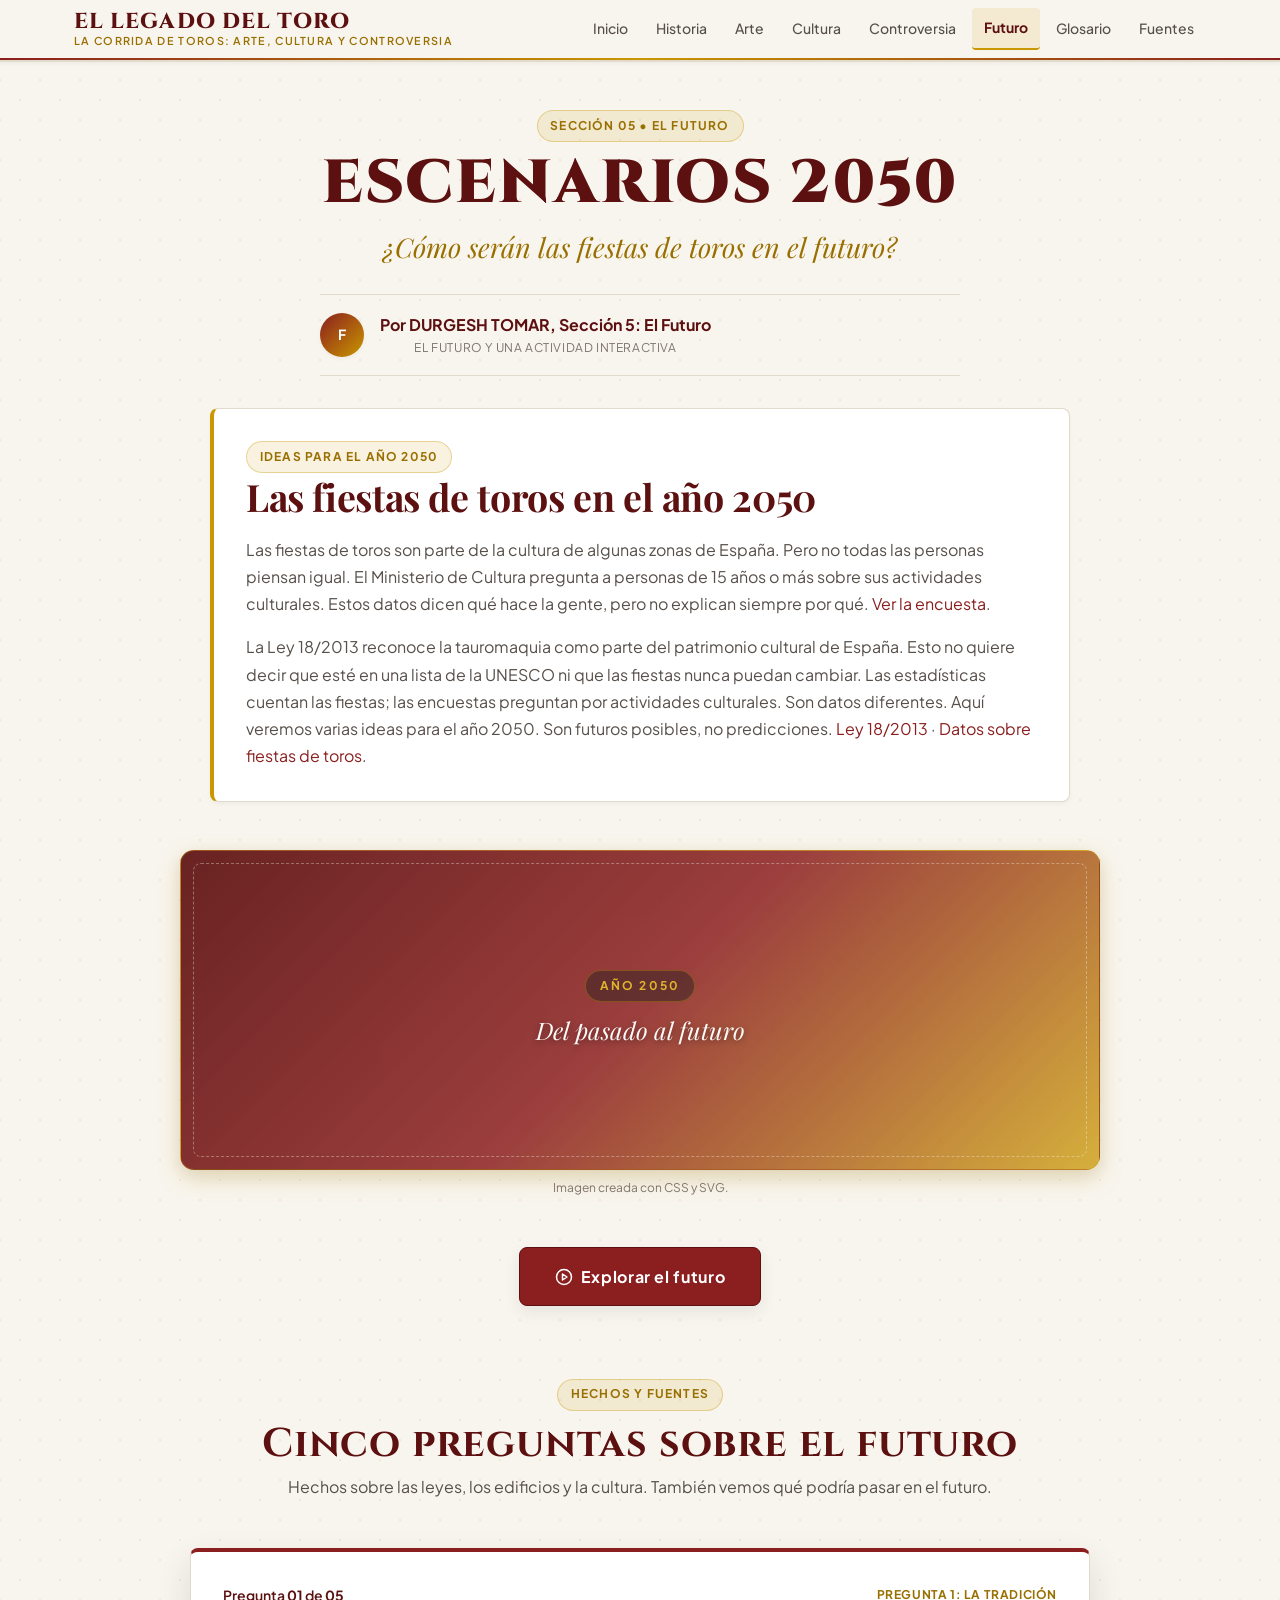
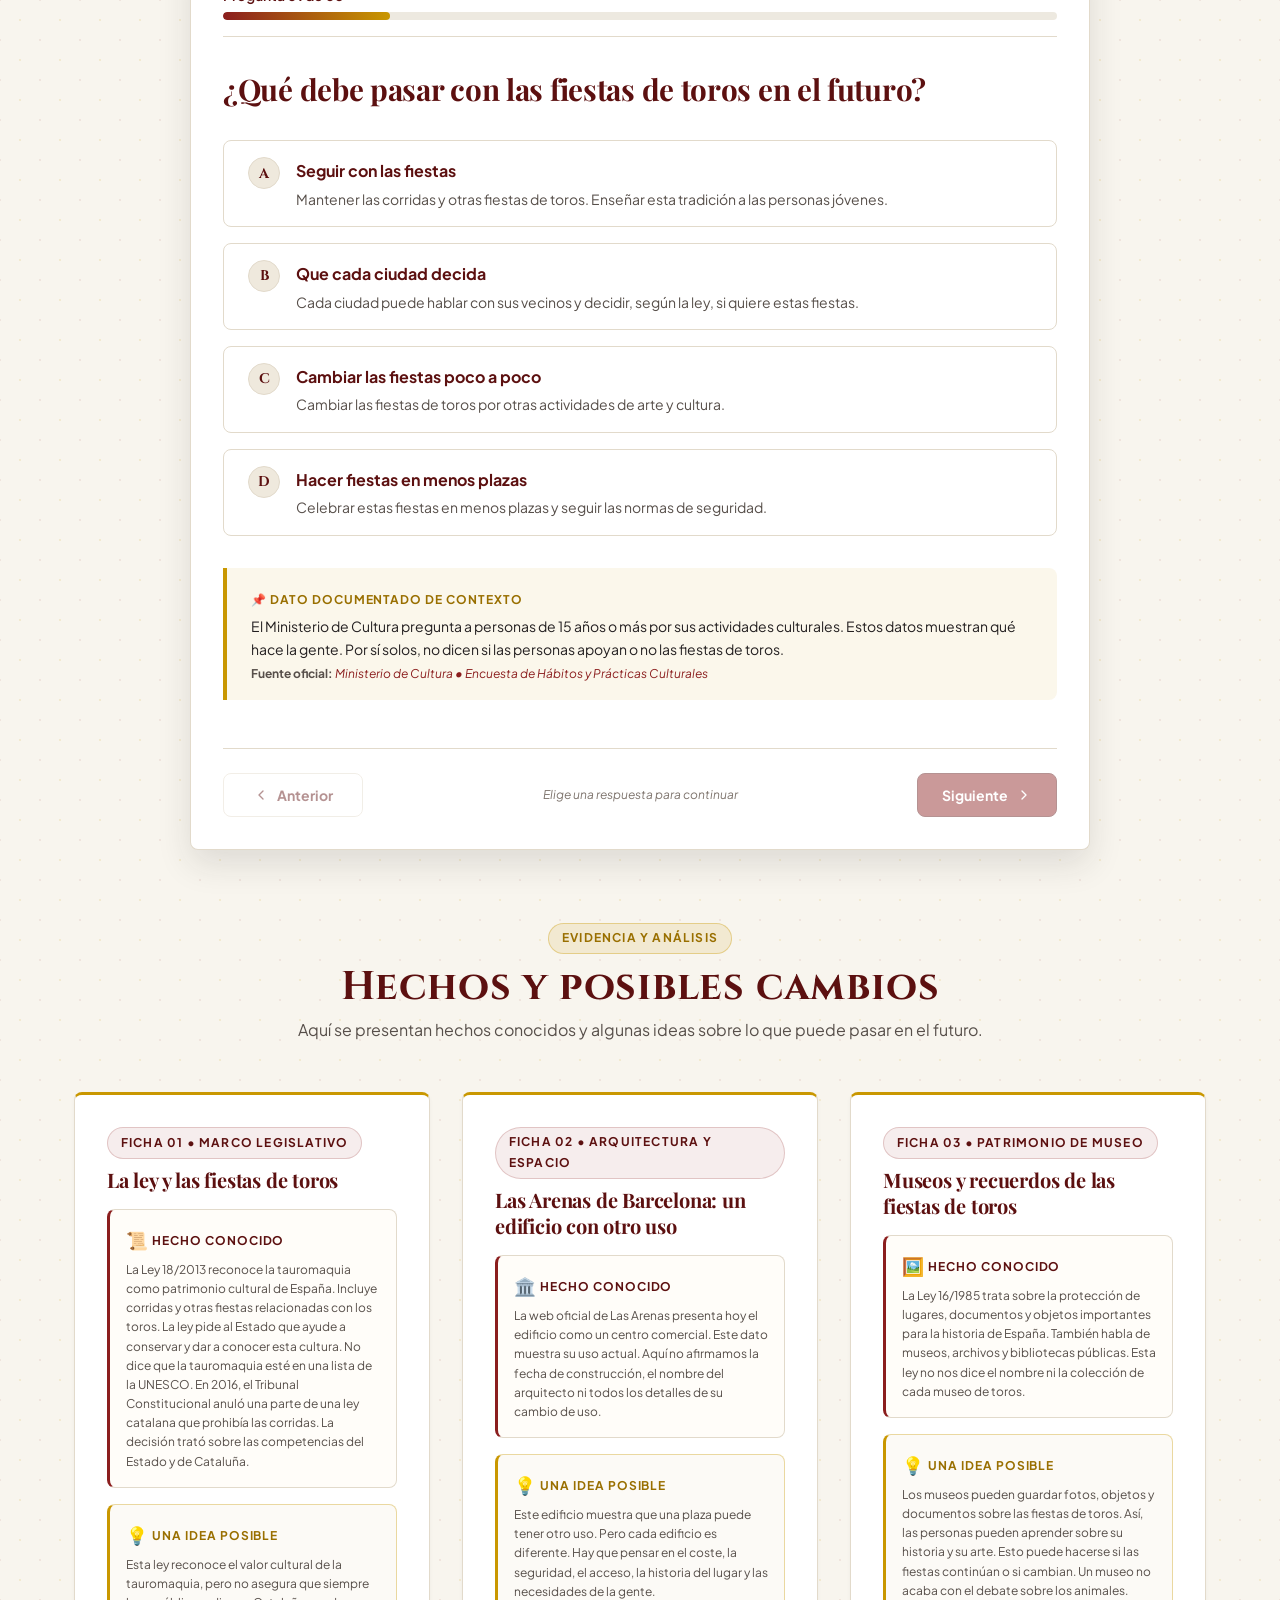
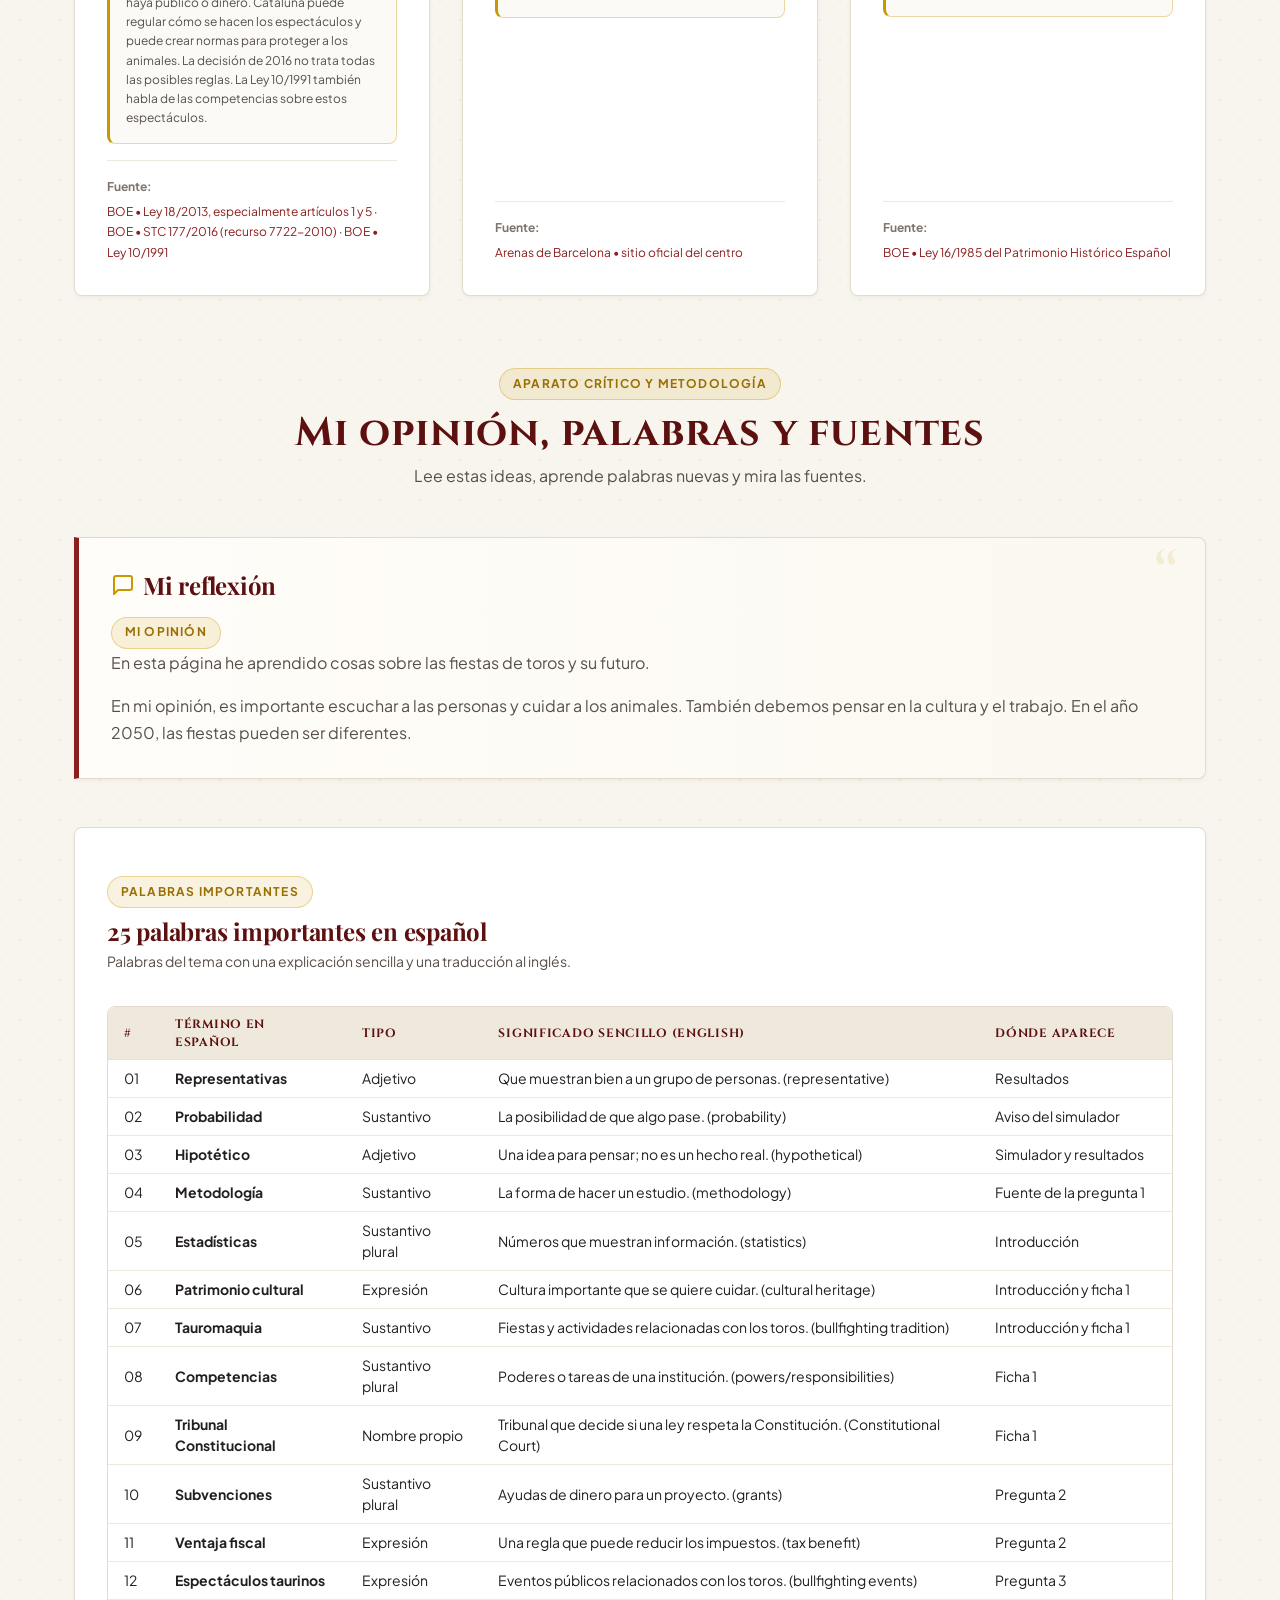
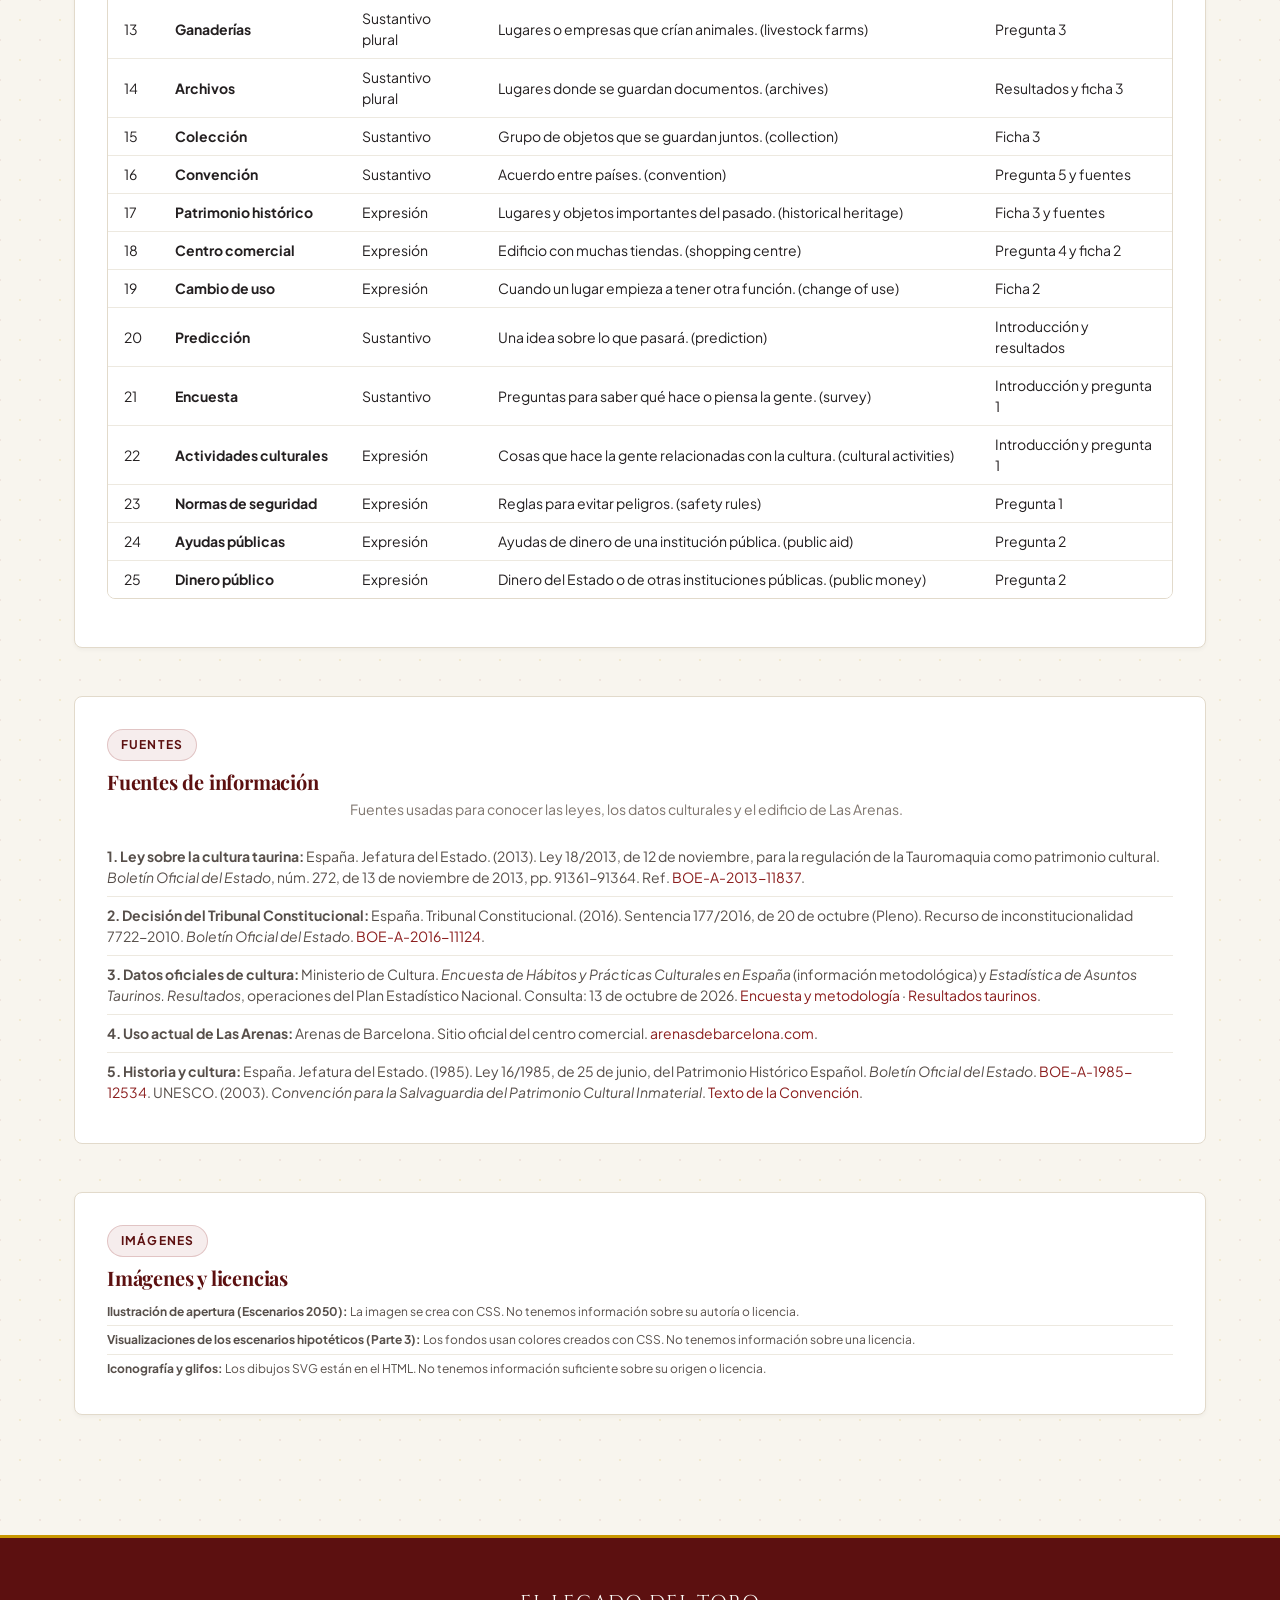
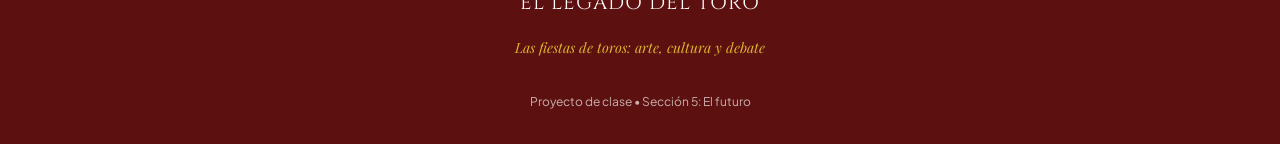
<file: sections/futuro/index.html>
<!DOCTYPE html>

<html lang="es">
<head>
<meta charset="utf-8"/>
<meta content="width=device-width, initial-scale=1.0" name="viewport"/>
<meta content="Sección 5: El Futuro. Ideas sencillas sobre el futuro de las fiestas de toros en España." name="description"/>
<title>Escenarios 2050: ¿Cómo será el futuro? | El Legado del Toro</title>
<!-- Estilos del proyecto: Compartidos primero, seguidos de los estilos específicos de la sección -->
<link href="../../css/shared.css" rel="stylesheet"/>
<link href="style.css" rel="stylesheet"/>
<!-- Scripts: Navegación compartida del proyecto y lógica interactiva de la sección -->
<script defer="" src="../../js/nav.js"></script>
<script defer="" src="script.js"></script>
</head>
<body class="futuro-body">
<!-- Contenedor obligatorio para la inyección dinámica de la barra de navegación compartida -->
<div id="site-nav-container"></div>
<!-- Contenido principal de la Sección 5 -->
<main class="futuro-main" id="main-content">
<div class="site-container">
<!-- ===================================================================
           PARTE 1: INTRODUCCIÓN EDITORIAL Y HÉROE
           =================================================================== -->
<header aria-labelledby="futuro-hero-title" class="futuro-hero" id="futuro-intro">
<div class="futuro-hero-badge-wrap">
<span class="badge badge-gold" id="futuro-section-badge">Sección 05 • El futuro</span>
</div>
<h1 class="futuro-hero-title" id="futuro-hero-title">Escenarios 2050</h1>
<p class="futuro-hero-subtitle" id="futuro-hero-subtitle">¿Cómo serán las fiestas de toros en el futuro?</p>
<!-- Byline del estudiante -->
<div class="futuro-byline-card" id="futuro-byline">
<div class="byline-container">
<div aria-hidden="true" class="byline-avatar">F</div>
<div class="byline-info">
<span class="byline-author" id="futuro-author-name">Por DURGESH TOMAR, Sección 5: El Futuro</span>
<span class="byline-role">El futuro y una actividad interactiva</span>
</div>
</div>
</div>
<!-- Introducción editorial de la sección -->
<div class="futuro-intro-card card" id="futuro-intro-card">
<div class="futuro-intro-content" id="futuro-placeholder-intro">
<span aria-hidden="true" class="badge badge-gold">Ideas para el año 2050</span>
<h2 class="futuro-intro-title">Las fiestas de toros en el año 2050</h2>
<p class="futuro-intro-lead">Las fiestas de toros son parte de la cultura de algunas zonas de España. Pero no todas las personas piensan igual. El Ministerio de Cultura pregunta a personas de 15 años o más sobre sus actividades culturales. Estos datos dicen qué hace la gente, pero no explican siempre por qué. <a href="https://www.cultura.gob.es/servicios-a-la-ciudadania/estadisticas/cultura/mc/ehpc.html" rel="noopener noreferrer" target="_blank">Ver la encuesta</a>.</p>
<p class="futuro-intro-body">La Ley 18/2013 reconoce la tauromaquia como parte del patrimonio cultural de España. Esto no quiere decir que esté en una lista de la UNESCO ni que las fiestas nunca puedan cambiar. Las estadísticas cuentan las fiestas; las encuestas preguntan por actividades culturales. Son datos diferentes. Aquí veremos varias ideas para el año 2050. Son futuros posibles, no predicciones. <a href="https://www.boe.es/buscar/act.php?id=BOE-A-2013-11837" rel="noopener noreferrer" target="_blank">Ley 18/2013</a> · <a href="https://www.cultura.gob.es/servicios-a-la-ciudadania/estadisticas/cultura/mc/culturabase/asuntos-taurinos/resultados-asuntos-taurinos.html" rel="noopener noreferrer" target="_blank">Datos sobre fiestas de toros</a>.</p>
</div>
</div>
<!-- Imagen editorial de apertura (vectorial / original) -->
<div class="futuro-hero-media" id="futuro-hero-media">
<figure class="futuro-hero-figure">
<div aria-label="Dibujo de una plaza y una ciudad en el futuro" class="futuro-media-canvas" id="futuro-hero-visual" role="img">
<div class="futuro-visual-overlay">
<span class="futuro-visual-tag">Año 2050</span>
<span class="futuro-visual-caption">Del pasado al futuro</span>
</div>
</div>
<figcaption class="futuro-media-caption">Imagen creada con CSS y SVG. </figcaption>
</figure>
</div>
<!-- Botón de inicio hacia el simulador interactivo -->
<div class="futuro-hero-action">
<a class="btn btn-primary futuro-btn-start" href="#futuro-simulador" id="futuro-btn-start">
<svg aria-hidden="true" fill="none" height="18" stroke="currentColor" stroke-linecap="round" stroke-linejoin="round" stroke-width="2" viewbox="0 0 24 24" width="18">
<circle cx="12" cy="12" r="10"></circle>
<polygon points="10 8 16 12 10 16 10 8"></polygon>
</svg>
            Explorar el futuro
          </a>
</div>
</header>
<!-- ===================================================================
           PARTE 2: CINCO DECISIONES INTERACTIVAS (SIMULADOR PROSPECTIVO)
           =================================================================== -->
<section aria-labelledby="futuro-simulador-title" class="futuro-simulator-section" id="futuro-simulador">
<div class="futuro-section-header">
<span class="badge badge-gold">Hechos y fuentes</span>
<h2 class="futuro-section-title" id="futuro-simulador-title">Cinco preguntas sobre el futuro</h2>
<p class="futuro-section-desc">Hechos sobre las leyes, los edificios y la cultura. También vemos qué podría pasar en el futuro.</p>
</div>
<!-- Región accesible para anuncios en lectores de pantalla -->
<div aria-atomic="true" aria-live="polite" class="futuro-sr-only" id="futuro-sr-announcer"></div>
<!-- Marco del simulador -->
<div class="futuro-simulator-card card" id="futuro-simulator-card">
<!-- Barra de progreso e indicador de paso -->
<div class="futuro-progress-wrapper" id="futuro-progress-wrapper">
<div class="futuro-progress-header">
<span class="futuro-step-label" id="futuro-step-label">Pregunta <strong id="futuro-current-step">01</strong> de <strong>05</strong></span>
<span class="futuro-axis-label" id="futuro-axis-label">Eje 1: El futuro de la tradición</span>
</div>
<div aria-label="Progreso de las cinco preguntas" aria-valuemax="100" aria-valuemin="0" aria-valuenow="20" class="futuro-progress-track" id="futuro-progress-track" role="progressbar">
<div class="futuro-progress-fill" id="futuro-progress-fill" style="width: 20%;"></div>
</div>
</div>
<!-- Contenedor dinámico de la pregunta activa -->
<div class="futuro-question-wrapper" id="futuro-question-wrapper">
<h3 class="futuro-question-title" id="futuro-question-title">¿Qué debe pasar con las fiestas de toros en el futuro?</h3>
<!-- Formulario accesible de opciones (Radio Group) -->
<form class="futuro-options-form" id="futuro-decision-form" onsubmit="return false;">
<fieldset class="futuro-options-fieldset" id="futuro-options-fieldset">
<legend class="futuro-sr-only">Elige una respuesta.</legend>
<div class="futuro-options-grid" id="futuro-options-grid">
<!-- Opción A -->
<label class="futuro-option-card" for="futuro-opt-0" id="futuro-card-opt-0">
<input class="futuro-option-radio" id="futuro-opt-0" name="futuro-decision" type="radio" value="0"/>
<div class="futuro-option-content">
<span aria-hidden="true" class="futuro-option-letter">A</span>
<div class="futuro-option-text">
<strong class="futuro-option-heading" id="futuro-heading-opt-0">Seguir con las fiestas</strong>
<p class="futuro-option-desc" id="futuro-desc-opt-0">Mantener las corridas y otras fiestas de toros. Enseñar esta tradición a las personas jóvenes.</p>
</div>
</div>
</label>
<!-- Opción B -->
<label class="futuro-option-card" for="futuro-opt-1" id="futuro-card-opt-1">
<input class="futuro-option-radio" id="futuro-opt-1" name="futuro-decision" type="radio" value="1"/>
<div class="futuro-option-content">
<span aria-hidden="true" class="futuro-option-letter">B</span>
<div class="futuro-option-text">
<strong class="futuro-option-heading" id="futuro-heading-opt-1">Que cada ciudad decida</strong>
<p class="futuro-option-desc" id="futuro-desc-opt-1">Cada ciudad puede hablar con sus vecinos y decidir, según la ley, si quiere estas fiestas.</p>
</div>
</div>
</label>
<!-- Opción C -->
<label class="futuro-option-card" for="futuro-opt-2" id="futuro-card-opt-2">
<input class="futuro-option-radio" id="futuro-opt-2" name="futuro-decision" type="radio" value="2"/>
<div class="futuro-option-content">
<span aria-hidden="true" class="futuro-option-letter">C</span>
<div class="futuro-option-text">
<strong class="futuro-option-heading" id="futuro-heading-opt-2">Cambiar las fiestas poco a poco</strong>
<p class="futuro-option-desc" id="futuro-desc-opt-2">Cambiar las fiestas de toros por otras actividades de arte y cultura.</p>
</div>
</div>
</label>
<!-- Opción D -->
<label class="futuro-option-card" for="futuro-opt-3" id="futuro-card-opt-3">
<input class="futuro-option-radio" id="futuro-opt-3" name="futuro-decision" type="radio" value="3"/>
<div class="futuro-option-content">
<span aria-hidden="true" class="futuro-option-letter">D</span>
<div class="futuro-option-text">
<strong class="futuro-option-heading" id="futuro-heading-opt-3">Hacer fiestas en menos plazas</strong>
<p class="futuro-option-desc" id="futuro-desc-opt-3">Celebrar estas fiestas en menos plazas y seguir las normas de seguridad.</p>
</div>
</div>
</label>
</div>
</fieldset>
</form>
<!-- Caja de dato de contexto real documentado -->
<aside aria-label="Dato documentado de contexto" class="futuro-fact-box" id="futuro-fact-box">
<div class="futuro-fact-header">
<span class="futuro-fact-badge">📌 Dato documentado de contexto</span>
</div>
<p class="futuro-fact-text" id="futuro-fact-text">El Ministerio de Cultura pregunta a personas de 15 años o más por sus actividades culturales. Estos datos muestran qué hace la gente. Por sí solos, no dicen si las personas apoyan o no las fiestas de toros.</p>
<div class="futuro-fact-source" id="futuro-fact-source">
<span class="futuro-source-label">Fuente oficial:</span>
<a class="futuro-source-val" href="https://www.cultura.gob.es/servicios-a-la-ciudadania/estadisticas/cultura/mc/ehpc.html" rel="noopener noreferrer" target="_blank">Ministerio de Cultura • Encuesta de Hábitos y Prácticas Culturales en España (metodología)</a>
</div>
</aside>
</div>
<!-- Controles de navegación del cuestionario -->
<div class="futuro-controls-wrapper" id="futuro-controls-wrapper">
<button class="btn btn-outline futuro-btn-nav" disabled="" id="futuro-btn-prev" type="button">
<svg aria-hidden="true" fill="none" height="16" stroke="currentColor" stroke-linecap="round" stroke-linejoin="round" stroke-width="2" viewbox="0 0 24 24" width="16">
<polyline points="15 18 9 12 15 6"></polyline>
</svg>
              Anterior
            </button>
<span aria-live="polite" class="futuro-controls-hint" id="futuro-controls-hint">Elige una respuesta para continuar</span>
<button class="btn btn-primary futuro-btn-nav" disabled="" id="futuro-btn-next" type="button">
              Siguiente
              <svg aria-hidden="true" fill="none" height="16" stroke="currentColor" stroke-linecap="round" stroke-linejoin="round" stroke-width="2" viewbox="0 0 24 24" width="16">
<polyline points="9 18 15 12 9 6"></polyline>
</svg>
</button>
</div>
</div>
</section>
<!-- ===================================================================
           PARTE 3: REVELACIÓN DEL ESCENARIO HIPOTÉTICO (RESULTADOS)
           =================================================================== -->
<section aria-labelledby="futuro-result-heading" class="futuro-results-section" hidden="" id="futuro-resultados">
<div class="card futuro-result-card" id="futuro-result-card">
<!-- Aviso metodológico OBLIGATORIO Y DESTACADO -->
<div aria-label="Aviso metodológico fundamental" class="futuro-disclaimer-banner" role="note">
<div aria-hidden="true" class="futuro-disclaimer-icon">⚠️</div>
<div class="futuro-disclaimer-text">
<strong class="futuro-disclaimer-bold">Escenario hipotético, no una predicción.</strong>
<p class="futuro-disclaimer-sub">
                El resultado resume la mayor puntuación del modelo, no mide opiniones colectivas ni asigna una
                probabilidad. Las respuestas individuales no son representativas de la población.
              </p>
</div>
</div>
<!-- Encabezado del resultado -->
<div class="futuro-result-header">
<span class="badge badge-gold" id="futuro-result-badge">Futuro posible • Año 2050</span>
<h2 class="futuro-result-title" id="futuro-result-heading">Tu futuro posible</h2>
<p class="futuro-result-subtitle" id="futuro-result-subtitle">Un futuro posible según tus respuestas. No es una predicción.</p>
</div>
<!-- Visual editorial del escenario -->
<figure class="futuro-result-figure" id="futuro-result-figure">
<div aria-label="Dibujo de un futuro posible" class="futuro-result-media-canvas" id="futuro-result-canvas" role="img">
<div class="futuro-result-badge-overlay" id="futuro-result-overlay-tag">Futuro posible</div>
</div>
<figcaption class="futuro-media-caption" id="futuro-result-caption">
              Visualización conceptual del escenario hipotético.
              <span class="futuro-media-credit" id="futuro-result-credit">Dibujo hecho con CSS y SVG; no tenemos datos de autoría o licencia.</span>
</figcaption>
</figure>
<!-- Descripción del escenario proyectado -->
<div class="futuro-result-desc-box card" id="futuro-result-desc-box">
<h3 class="futuro-result-desc-title">Este es un futuro posible</h3>
<p class="futuro-result-desc-text placeholder-desc">Este resultado muestra un futuro posible según tus respuestas. No dice qué pasará con seguridad.</p>
</div>
<!-- Análisis de correspondencia: Por qué recibiste este resultado -->
<div class="futuro-result-analysis-grid">
<div class="futuro-analysis-card card">
<h3 class="futuro-analysis-heading">¿Por qué sale este resultado?</h3>
<p class="futuro-analysis-text" id="futuro-result-rationale">Cada respuesta da puntos a uno o más futuros. El resultado tiene más puntos, pero no es una predicción ni una encuesta.</p>
</div>
<div class="futuro-analysis-card card">
<h3 class="futuro-analysis-heading">Cómo influyen tus respuestas</h3>
<ul class="futuro-influence-list" id="futuro-influence-list"><li class="futuro-influence-item">Pregunta 1: Las fiestas. Tus respuestas dan puntos a distintos futuros.</li><li class="futuro-influence-item">Pregunta 2: El dinero. Tus respuestas dan puntos a distintos futuros.</li><li class="futuro-influence-item">Pregunta 3: Los animales. Tus respuestas dan puntos a distintos futuros.</li><li class="futuro-influence-item">Pregunta 4: Las plazas. Tus respuestas dan puntos a distintos futuros.</li><li class="futuro-influence-item">Pregunta 5: La historia y la educación. Tus respuestas dan puntos a distintos futuros.</li></ul>
</div>
</div>
<!-- Desglose de puntuación transparente -->
<div class="futuro-score-breakdown-card card">
<h3 class="futuro-breakdown-heading">Puntos de los cuatro futuros</h3>
<p class="futuro-breakdown-desc">Estos puntos vienen de tus cinco respuestas. No son una predicción.</p>
<div class="futuro-bars-container" id="futuro-bars-container">
<!-- Barras de afinidad inyectadas dinámicamente por script.js -->
<div class="futuro-bar-row">
<span class="futuro-bar-name">Siguen las fiestas:</span>
<div class="futuro-bar-track">
<div class="futuro-bar-fill" style="width: 0%;"></div>
</div>
<span class="futuro-bar-val">0 puntos</span>
</div>
<div class="futuro-bar-row">
<span class="futuro-bar-name">Cambian las fiestas:</span>
<div class="futuro-bar-track">
<div class="futuro-bar-fill" style="width: 0%;"></div>
</div>
<span class="futuro-bar-val">0 puntos</span>
</div>
<div class="futuro-bar-row">
<span class="futuro-bar-name">Museos e historia:</span>
<div class="futuro-bar-track">
<div class="futuro-bar-fill" style="width: 0%;"></div>
</div>
<span class="futuro-bar-val">0 puntos</span>
</div>
<div class="futuro-bar-row">
<span class="futuro-bar-name">Nuevos usos:</span>
<div class="futuro-bar-track">
<div class="futuro-bar-fill" style="width: 0%;"></div>
</div>
<span class="futuro-bar-val">0 puntos</span>
</div>
</div>
</div>
<!-- Botón de reinicio del simulador -->
<div class="futuro-result-action">
<button class="btn btn-outline futuro-btn-restart" id="futuro-btn-restart" type="button">Volver a empezar</button>
</div>
</div>
</section>
<!-- ===================================================================
           PARTE 4: REALIDAD VERSUS POSIBILIDAD (TRES FICHAS DE INVESTIGACIÓN)
           =================================================================== -->
<section aria-labelledby="futuro-investigacion-title" class="futuro-research-section" id="futuro-investigacion">
<div class="futuro-section-header">
<span class="badge badge-gold">Evidencia y Análisis</span>
<h2 class="futuro-section-title" id="futuro-investigacion-title">Hechos y posibles cambios</h2>
<p class="futuro-section-desc">Aquí se presentan hechos conocidos y algunas ideas sobre lo que puede pasar en el futuro.</p>
</div>
<div class="futuro-research-grid">
<!-- FICHA 1: Legislación y Patrimonio Cultural -->
<article class="futuro-research-card card" id="futuro-card-ley">
<div class="futuro-card-badge-wrap">
<span class="badge">Ficha 01 • Marco Legislativo</span>
</div>
<h3 class="futuro-card-title">La ley y las fiestas de toros</h3>
<!-- Hecho Documentado -->
<div class="futuro-claim-block futuro-claim-fact">
<div class="futuro-claim-header">
<span aria-hidden="true" class="futuro-claim-icon">📜</span>
<strong class="futuro-claim-title">Hecho conocido</strong>
</div>
<p class="futuro-claim-body">La Ley 18/2013 reconoce la tauromaquia como patrimonio cultural de España. Incluye corridas y otras fiestas relacionadas con los toros. La ley pide al Estado que ayude a conservar y dar a conocer esta cultura. No dice que la tauromaquia esté en una lista de la UNESCO. En 2016, el Tribunal Constitucional anuló una parte de una ley catalana que prohibía las corridas. La decisión trató sobre las competencias del Estado y de Cataluña.</p>
</div>
<!-- Posible Interpretación -->
<div class="futuro-claim-block futuro-claim-interpretation">
<div class="futuro-claim-header">
<span aria-hidden="true" class="futuro-claim-icon">💡</span>
<strong class="futuro-claim-title">Una idea posible</strong>
</div>
<p class="futuro-claim-body">Esta ley reconoce el valor cultural de la tauromaquia, pero no asegura que siempre haya público o dinero. Cataluña puede regular cómo se hacen los espectáculos y puede crear normas para proteger a los animales. La decisión de 2016 no trata todas las posibles reglas. La Ley 10/1991 también habla de las competencias sobre estos espectáculos.</p>
</div>
<!-- Fuente verificada -->
<div class="futuro-claim-source">
<strong class="futuro-source-title">Fuente:</strong>
<div class="futuro-source-item">
<a class="futuro-source-link" href="https://www.boe.es/buscar/act.php?id=BOE-A-2013-11837" rel="noopener noreferrer" target="_blank">BOE • Ley 18/2013, especialmente artículos 1 y 5</a>
                · <a class="futuro-source-link" href="https://www.boe.es/buscar/doc.php?id=BOE-A-2016-11124" rel="noopener noreferrer" target="_blank">BOE • STC 177/2016 (recurso 7722-2010)</a>
                · <a class="futuro-source-link" href="https://www.boe.es/buscar/act.php?id=BOE-A-1991-8266" rel="noopener noreferrer" target="_blank">BOE • Ley 10/1991</a>
</div>
</div>
</article>
<!-- FICHA 2: Reconversión arquitectónica de Las Arenas -->
<article class="futuro-research-card card" id="futuro-card-arenas">
<div class="futuro-card-badge-wrap">
<span class="badge">Ficha 02 • Arquitectura y Espacio</span>
</div>
<h3 class="futuro-card-title">Las Arenas de Barcelona: un edificio con otro uso</h3>
<!-- Hecho Documentado -->
<div class="futuro-claim-block futuro-claim-fact">
<div class="futuro-claim-header">
<span aria-hidden="true" class="futuro-claim-icon">🏛️</span>
<strong class="futuro-claim-title">Hecho conocido</strong>
</div>
<p class="futuro-claim-body">La web oficial de Las Arenas presenta hoy el edificio como un centro comercial. Este dato muestra su uso actual. Aquí no afirmamos la fecha de construcción, el nombre del arquitecto ni todos los detalles de su cambio de uso.</p>
</div>
<!-- Posible Interpretación -->
<div class="futuro-claim-block futuro-claim-interpretation">
<div class="futuro-claim-header">
<span aria-hidden="true" class="futuro-claim-icon">💡</span>
<strong class="futuro-claim-title">Una idea posible</strong>
</div>
<p class="futuro-claim-body">Este edificio muestra que una plaza puede tener otro uso. Pero cada edificio es diferente. Hay que pensar en el coste, la seguridad, el acceso, la historia del lugar y las necesidades de la gente.</p>
</div>
<!-- Fuente verificada -->
<div class="futuro-claim-source">
<strong class="futuro-source-title">Fuente:</strong>
<div class="futuro-source-item">
<a class="futuro-source-link" href="https://www.arenasdebarcelona.com/" rel="noopener noreferrer" target="_blank">Arenas de Barcelona • sitio oficial del centro</a>
</div>
</div>
</article>
<!-- FICHA 3: Museos taurinos y conservación de la memoria -->
<article class="futuro-research-card card" id="futuro-card-museo">
<div class="futuro-card-badge-wrap">
<span class="badge">Ficha 03 • Patrimonio de Museo</span>
</div>
<h3 class="futuro-card-title">Museos y recuerdos de las fiestas de toros</h3>
<!-- Hecho Documentado -->
<div class="futuro-claim-block futuro-claim-fact">
<div class="futuro-claim-header">
<span aria-hidden="true" class="futuro-claim-icon">🖼️</span>
<strong class="futuro-claim-title">Hecho conocido</strong>
</div>
<p class="futuro-claim-body">La Ley 16/1985 trata sobre la protección de lugares, documentos y objetos importantes para la historia de España. También habla de museos, archivos y bibliotecas públicas. Esta ley no nos dice el nombre ni la colección de cada museo de toros.</p>
</div>
<!-- Posible Interpretación -->
<div class="futuro-claim-block futuro-claim-interpretation">
<div class="futuro-claim-header">
<span aria-hidden="true" class="futuro-claim-icon">💡</span>
<strong class="futuro-claim-title">Una idea posible</strong>
</div>
<p class="futuro-claim-body">Los museos pueden guardar fotos, objetos y documentos sobre las fiestas de toros. Así, las personas pueden aprender sobre su historia y su arte. Esto puede hacerse si las fiestas continúan o si cambian. Un museo no acaba con el debate sobre los animales.</p>
</div>
<!-- Fuente verificada -->
<div class="futuro-claim-source">
<strong class="futuro-source-title">Fuente:</strong>
<div class="futuro-source-item">
<a class="futuro-source-link" href="https://www.boe.es/buscar/act.php?id=BOE-A-1985-12534" rel="noopener noreferrer" target="_blank">BOE • Ley 16/1985 del Patrimonio Histórico Español</a>
</div>
</div>
</article>
</div>
</section>
<!-- ===================================================================
           PARTE 5: REFLEXIÓN PERSONAL, VOCABULARIO Y REFERENCIAS
           =================================================================== -->
<section aria-labelledby="futuro-reflexion-title" class="futuro-reflection-section" id="futuro-reflexion">
<div class="futuro-section-header">
<span class="badge badge-gold">Aparato Crítico y Metodología</span>
<h2 class="futuro-section-title" id="futuro-reflexion-title">Mi opinión, palabras y fuentes</h2>
<p class="futuro-section-desc">Lee estas ideas, aprende palabras nuevas y mira las fuentes.</p>
</div>
<!-- Caja de reflexión personal del estudiante -->
<div class="reflection-box futuro-student-reflection" id="futuro-student-reflection">
<h3 class="reflection-title">
<svg aria-hidden="true" fill="none" height="24" stroke="currentColor" stroke-linecap="round" stroke-linejoin="round" stroke-width="2" viewbox="0 0 24 24" width="24">
<path d="M21 15a2 2 0 0 1-2 2H7l-4 4V5a2 2 0 0 1 2-2h14a2 2 0 0 1 2 2z"></path>
</svg>
            Mi reflexión
          </h3>

<div class="futuro-reflection-content" id="futuro-placeholder-reflection">
  <span aria-hidden="true" class="badge badge-gold">Mi opinión</span>
  <p class="futuro-reflection-lead">En esta página he aprendido cosas sobre las fiestas de toros y su futuro.</p>
  <p class="futuro-reflection-body">En mi opinión, es importante escuchar a las personas y cuidar a los animales. También debemos pensar en la cultura y el trabajo. En el año 2050, las fiestas pueden ser diferentes.</p>
</div>

</div>
<!-- Cuadro de control de vocabulario en español (Mínimo 25 términos) -->
<div class="card futuro-vocabulary-card" id="futuro-vocabulario">
<div class="futuro-card-badge-wrap">
<span class="badge badge-gold">Palabras importantes</span>
</div>
<h3 class="futuro-vocab-title">25 palabras importantes en español</h3>
<p class="futuro-vocab-desc">Palabras del tema con una explicación sencilla y una traducción al inglés.</p>
<div class="futuro-table-responsive">
<table aria-label="Tabla de 25 términos en español usados en la sección" class="futuro-vocab-table">
<thead>
<tr>
<th scope="col">#</th>
<th scope="col">Término en español</th>
<th scope="col">Tipo</th>
<th scope="col">Significado sencillo (English)</th>
<th scope="col">Dónde aparece</th>
</tr>
</thead>

<tbody>
<tr><td>01</td><td><strong>Representativas</strong></td><td>Adjetivo</td><td>Que muestran bien a un grupo de personas. (representative)</td><td>Resultados</td></tr>
<tr><td>02</td><td><strong>Probabilidad</strong></td><td>Sustantivo</td><td>La posibilidad de que algo pase. (probability)</td><td>Aviso del simulador</td></tr>
<tr><td>03</td><td><strong>Hipotético</strong></td><td>Adjetivo</td><td>Una idea para pensar; no es un hecho real. (hypothetical)</td><td>Simulador y resultados</td></tr>
<tr><td>04</td><td><strong>Metodología</strong></td><td>Sustantivo</td><td>La forma de hacer un estudio. (methodology)</td><td>Fuente de la pregunta 1</td></tr>
<tr><td>05</td><td><strong>Estadísticas</strong></td><td>Sustantivo plural</td><td>Números que muestran información. (statistics)</td><td>Introducción</td></tr>
<tr><td>06</td><td><strong>Patrimonio cultural</strong></td><td>Expresión</td><td>Cultura importante que se quiere cuidar. (cultural heritage)</td><td>Introducción y ficha 1</td></tr>
<tr><td>07</td><td><strong>Tauromaquia</strong></td><td>Sustantivo</td><td>Fiestas y actividades relacionadas con los toros. (bullfighting tradition)</td><td>Introducción y ficha 1</td></tr>
<tr><td>08</td><td><strong>Competencias</strong></td><td>Sustantivo plural</td><td>Poderes o tareas de una institución. (powers/responsibilities)</td><td>Ficha 1</td></tr>
<tr><td>09</td><td><strong>Tribunal Constitucional</strong></td><td>Nombre propio</td><td>Tribunal que decide si una ley respeta la Constitución. (Constitutional Court)</td><td>Ficha 1</td></tr>
<tr><td>10</td><td><strong>Subvenciones</strong></td><td>Sustantivo plural</td><td>Ayudas de dinero para un proyecto. (grants)</td><td>Pregunta 2</td></tr>
<tr><td>11</td><td><strong>Ventaja fiscal</strong></td><td>Expresión</td><td>Una regla que puede reducir los impuestos. (tax benefit)</td><td>Pregunta 2</td></tr>
<tr><td>12</td><td><strong>Espectáculos taurinos</strong></td><td>Expresión</td><td>Eventos públicos relacionados con los toros. (bullfighting events)</td><td>Pregunta 3</td></tr>
<tr><td>13</td><td><strong>Ganaderías</strong></td><td>Sustantivo plural</td><td>Lugares o empresas que crían animales. (livestock farms)</td><td>Pregunta 3</td></tr>
<tr><td>14</td><td><strong>Archivos</strong></td><td>Sustantivo plural</td><td>Lugares donde se guardan documentos. (archives)</td><td>Resultados y ficha 3</td></tr>
<tr><td>15</td><td><strong>Colección</strong></td><td>Sustantivo</td><td>Grupo de objetos que se guardan juntos. (collection)</td><td>Ficha 3</td></tr>
<tr><td>16</td><td><strong>Convención</strong></td><td>Sustantivo</td><td>Acuerdo entre países. (convention)</td><td>Pregunta 5 y fuentes</td></tr>
<tr><td>17</td><td><strong>Patrimonio histórico</strong></td><td>Expresión</td><td>Lugares y objetos importantes del pasado. (historical heritage)</td><td>Ficha 3 y fuentes</td></tr>
<tr><td>18</td><td><strong>Centro comercial</strong></td><td>Expresión</td><td>Edificio con muchas tiendas. (shopping centre)</td><td>Pregunta 4 y ficha 2</td></tr>
<tr><td>19</td><td><strong>Cambio de uso</strong></td><td>Expresión</td><td>Cuando un lugar empieza a tener otra función. (change of use)</td><td>Ficha 2</td></tr>
<tr><td>20</td><td><strong>Predicción</strong></td><td>Sustantivo</td><td>Una idea sobre lo que pasará. (prediction)</td><td>Introducción y resultados</td></tr>
<tr><td>21</td><td><strong>Encuesta</strong></td><td>Sustantivo</td><td>Preguntas para saber qué hace o piensa la gente. (survey)</td><td>Introducción y pregunta 1</td></tr>
<tr><td>22</td><td><strong>Actividades culturales</strong></td><td>Expresión</td><td>Cosas que hace la gente relacionadas con la cultura. (cultural activities)</td><td>Introducción y pregunta 1</td></tr>
<tr><td>23</td><td><strong>Normas de seguridad</strong></td><td>Expresión</td><td>Reglas para evitar peligros. (safety rules)</td><td>Pregunta 1</td></tr>
<tr><td>24</td><td><strong>Ayudas públicas</strong></td><td>Expresión</td><td>Ayudas de dinero de una institución pública. (public aid)</td><td>Pregunta 2</td></tr>
<tr><td>25</td><td><strong>Dinero público</strong></td><td>Expresión</td><td>Dinero del Estado o de otras instituciones públicas. (public money)</td><td>Pregunta 2</td></tr>
</tbody>
</table>
</div>
</div>
<!-- Sección de referencias y fuentes documentales -->
<div class="references-section futuro-references-section" id="futuro-referencias">
<div class="futuro-card-badge-wrap">
<span class="badge">Fuentes</span>
</div>
<h3 class="placeholder-title">Fuentes de información</h3>
<p class="placeholder-desc">Fuentes usadas para conocer las leyes, los datos culturales y el edificio de Las Arenas.</p>
<ul class="references-list" id="futuro-ref-list">
<li class="reference-item">
<strong>1. Ley sobre la cultura taurina: </strong>
              España. Jefatura del Estado. (2013). Ley 18/2013, de 12 de noviembre, para la regulación de la Tauromaquia
              como patrimonio cultural. <em>Boletín Oficial del Estado</em>, núm. 272, de 13 de noviembre de 2013, pp.
              91361-91364. Ref. <a class="futuro-source-link" href="https://www.boe.es/buscar/act.php?id=BOE-A-2013-11837" rel="noopener noreferrer" target="_blank">BOE-A-2013-11837</a>.
            </li>
<li class="reference-item">
<strong>2. Decisión del Tribunal Constitucional: </strong>
              España. Tribunal Constitucional. (2016). Sentencia 177/2016, de 20 de octubre (Pleno). Recurso de
              inconstitucionalidad 7722-2010. <em>Boletín Oficial del Estado</em>.
              <a class="futuro-source-link" href="https://www.boe.es/buscar/doc.php?id=BOE-A-2016-11124" rel="noopener noreferrer" target="_blank">BOE-A-2016-11124</a>.
            </li>
<li class="reference-item">
<strong>3. Datos oficiales de cultura: </strong>
              Ministerio de Cultura. <em>Encuesta de Hábitos y Prácticas Culturales en España</em> (información
              metodológica) y <em>Estadística de Asuntos Taurinos. Resultados</em>, operaciones del Plan Estadístico
              Nacional. Consulta: 13 de octubre de 2026.
              <a class="futuro-source-link" href="https://www.cultura.gob.es/servicios-a-la-ciudadania/estadisticas/cultura/mc/ehpc.html" rel="noopener noreferrer" target="_blank">Encuesta y metodología</a> ·
              <a class="futuro-source-link" href="https://www.cultura.gob.es/servicios-a-la-ciudadania/estadisticas/cultura/mc/culturabase/asuntos-taurinos/resultados-asuntos-taurinos.html" rel="noopener noreferrer" target="_blank">Resultados taurinos</a>.
            </li>
<li class="reference-item">
<strong>4. Uso actual de Las Arenas: </strong>
              Arenas de Barcelona. Sitio oficial del centro comercial.
              <a class="futuro-source-link" href="https://www.arenasdebarcelona.com/" rel="noopener noreferrer" target="_blank">arenasdebarcelona.com</a>.
            </li>
<li class="reference-item">
<strong>5. Historia y cultura: </strong>
              España. Jefatura del Estado. (1985). Ley 16/1985, de 25 de junio, del Patrimonio Histórico Español.
              <em>Boletín Oficial del Estado</em>.
              <a class="futuro-source-link" href="https://www.boe.es/buscar/act.php?id=BOE-A-1985-12534" rel="noopener noreferrer" target="_blank">BOE-A-1985-12534</a>. UNESCO. (2003).
              <em>Convención para la Salvaguardia del Patrimonio Cultural Inmaterial</em>.
              <a class="futuro-source-link" href="https://ich.unesco.org/en/convention" rel="noopener noreferrer" target="_blank">Texto de la Convención</a>.
            </li>
</ul>
</div>
<!-- Créditos y licencias de imágenes y recursos visuales -->
<div class="card futuro-credits-card" id="futuro-creditos">
<div class="futuro-card-badge-wrap">
<span class="badge">Imágenes</span>
</div>
<h3 class="futuro-credits-title">Imágenes y licencias</h3>
<ul class="futuro-credits-list">
<li class="futuro-credit-item"><strong>Ilustración de apertura (Escenarios 2050):</strong> La imagen se crea con CSS. No tenemos información sobre su autoría o licencia.</li>
<li class="futuro-credit-item"><strong>Visualizaciones de los escenarios hipotéticos (Parte 3):</strong> Los fondos usan colores creados con CSS. No tenemos información sobre una licencia.</li>
<li class="futuro-credit-item"><strong>Iconografía y glifos:</strong> Los dibujos SVG están en el HTML. No tenemos información suficiente sobre su origen o licencia.</li>
</ul>
</div>
</section>
</div>
</main>
<!-- ===================================================================
       PIE DE PÁGINA COMPARTIDO DEL SITIO
       =================================================================== -->
<footer class="site-footer" id="site-footer">
<div class="site-container">
<div class="footer-content">
<div class="footer-brand">El Legado del Toro</div>
<p class="footer-subtitle">Las fiestas de toros: arte, cultura y debate</p>
<p class="footer-copy">Proyecto de clase • Sección 5: El futuro</p>
</div>
</div>
</footer>
</body>
</html>
</file>
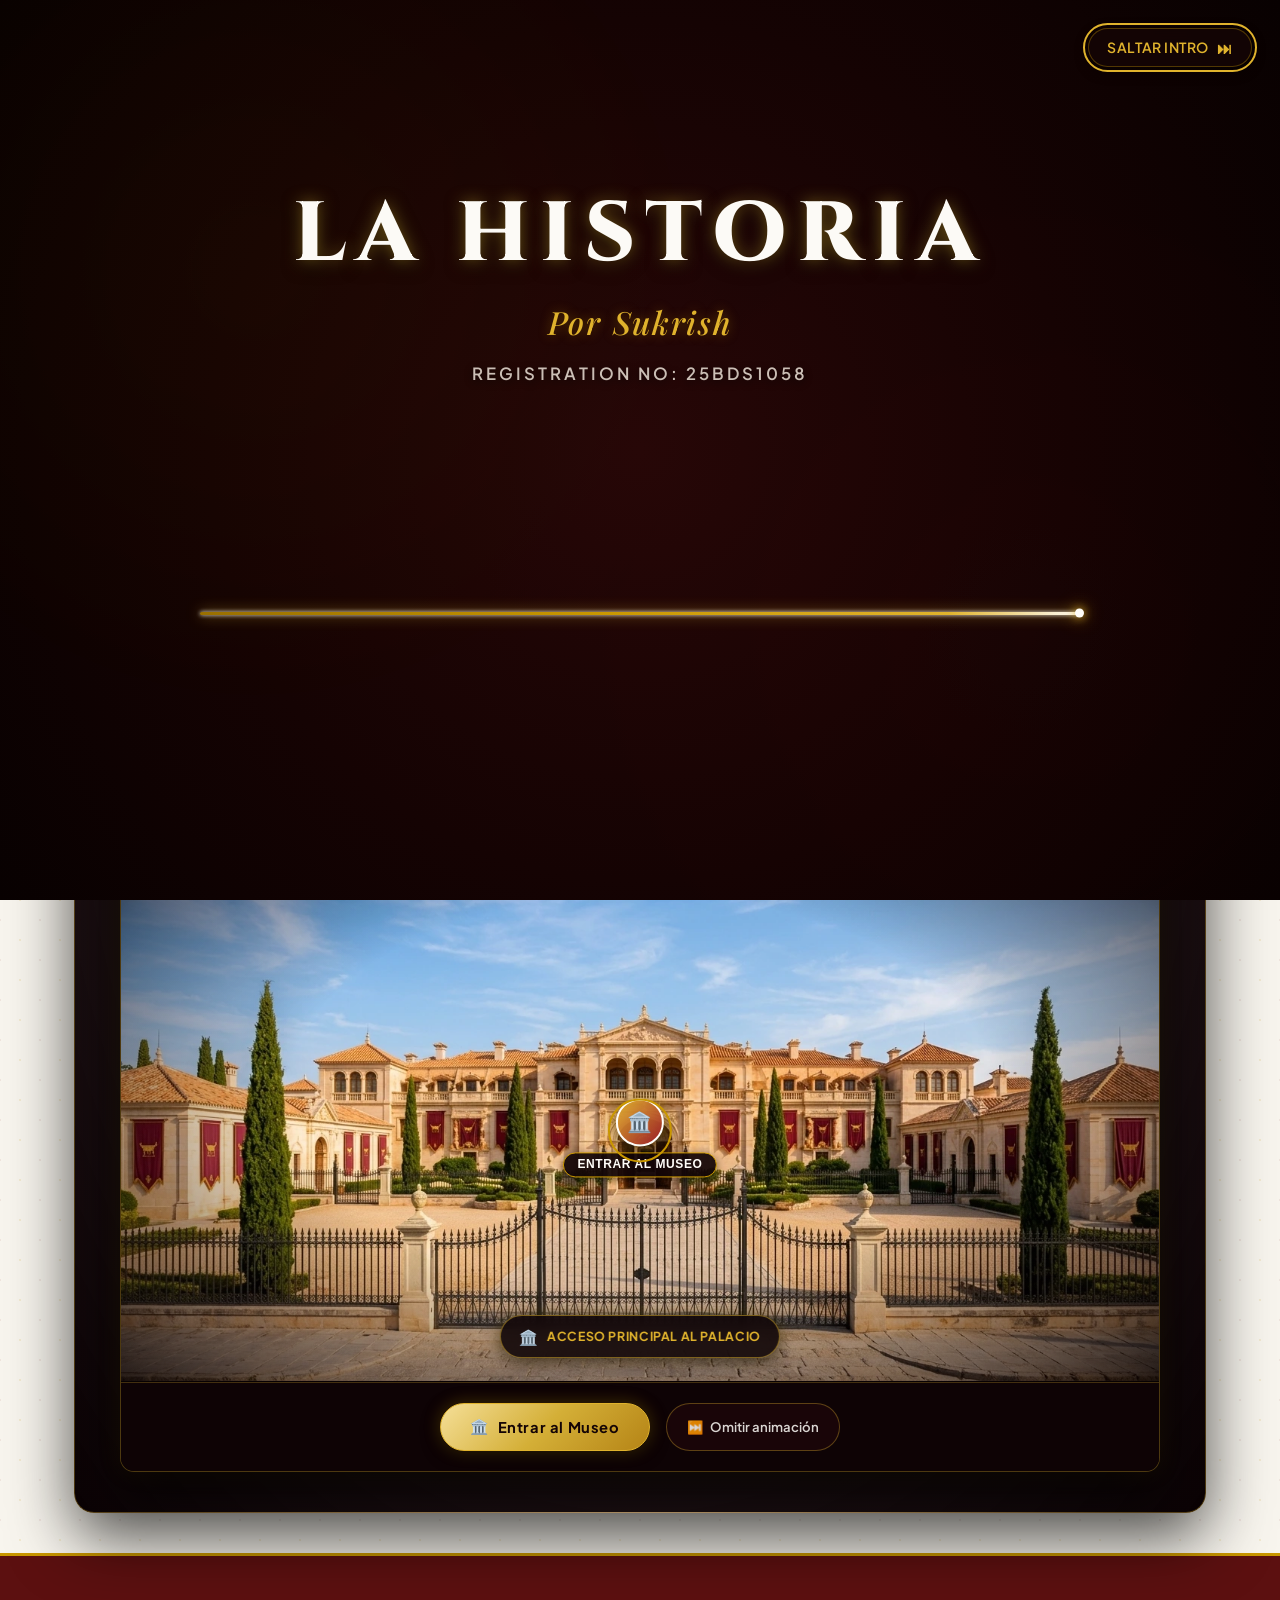
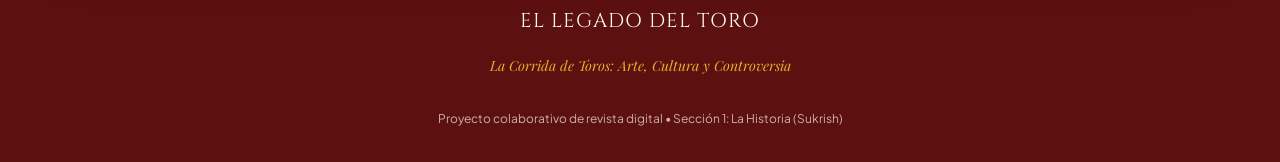
<file: sections/historia/index.html>
<!DOCTYPE html>
<html lang="es">
<head>
  <meta charset="UTF-8">
  <meta name="viewport" content="width=device-width, initial-scale=1.0">
  <meta name="description" content="Sección 1: La Historia - Orígenes, evolución y transformación del toro en la península ibérica. Revista digital El Legado del Toro.">
  <title>La Historia | El Legado del Toro</title>

  <!-- Estilos compartidos del proyecto y específicos de la sección -->
  <link rel="stylesheet" href="../../css/shared.css">
  <link rel="stylesheet" href="style.css?v=20261018d">
  <link rel="stylesheet" href="intro.css">

  <!-- Preload de los 8 frames del toro para garantizar reproducción instantánea sin parpadeos -->
  <link rel="preload" as="image" href="images/bull/bull-1.png">
  <link rel="preload" as="image" href="images/bull/bull-2.png">
  <link rel="preload" as="image" href="images/bull/bull-3.png">
  <link rel="preload" as="image" href="images/bull/bull-4.png">
  <link rel="preload" as="image" href="images/bull/bull-5.png">
  <link rel="preload" as="image" href="images/bull/bull-6.png">
  <link rel="preload" as="image" href="images/bull/bull-7.png">
  <link rel="preload" as="image" href="images/bull/bull-8.png">

  <!-- Preload de los assets cinemáticos del Museo Histórico -->
  <link rel="preload" as="image" href="assets/museum/exterior-establishing.webp">
  <link rel="preload" as="image" href="assets/museum/exterior-approach.webp">
  <link rel="preload" as="image" href="assets/museum/entrance-doors-closed.webp">
  <link rel="preload" as="image" href="assets/museum/entrance-doors-opening.webp">
  <link rel="preload" as="image" href="assets/museum/entrance-doors-open.webp">
  <link rel="preload" as="image" href="assets/museum/entrance-interior-threshold.webp">
  <link rel="preload" as="image" href="assets/museum/corridor-bg.webp">
  <link rel="preload" as="image" href="assets/museum/central-hall-bg.webp">

  <!-- Scripts -->
  <script src="../../js/nav.js?v=2" defer></script>
  <script src="script.js?v=20261018d" defer></script>
  <script src="intro.js?v=2" defer></script>
</head>
<body>

  <!-- ===================================================================
       INTRODUCCIÓN ANIMADA A PANTALLA COMPLETA (FULL-SCREEN ANIMATED INTRO)
       =================================================================== -->
  <aside id="intro-screen" class="intro-screen" role="dialog" aria-modal="true" aria-labelledby="intro-title" aria-describedby="intro-desc">
    <div class="intro-backdrop-texture" aria-hidden="true"></div>

    <!-- Botón Saltar Intro (accesible y visible desde el inicio) -->
    <button type="button" id="btn-skip-intro" class="intro-btn-skip" aria-label="Saltar introducción e ir al contenido principal">
      <span>Saltar intro</span>
      <span class="skip-icon" aria-hidden="true">⏭</span>
    </button>

    <!-- Escenario central de la animación -->
    <div class="intro-stage" id="intro-stage">

      <!-- Tres líneas de texto reveladas progresivamente -->
      <div class="intro-text-wrapper" id="intro-text-wrapper">
        <h1 class="intro-line intro-line-1" id="intro-title" aria-label="LA HISTORIA">
          <span class="sr-only">LA HISTORIA</span>
          <span class="intro-letters-container" aria-hidden="true" data-text="LA HISTORIA"></span>
        </h1>

        <p class="intro-line intro-line-2" id="intro-author" aria-label="Por Sukrish">
          <span class="sr-only">Por Sukrish</span>
          <span class="intro-letters-container" aria-hidden="true" data-text="Por Sukrish"></span>
        </p>

        <p class="intro-line intro-line-3" id="intro-reg" aria-label="Registration No: 25BDS1058">
          <span class="sr-only">Registration No: 25BDS1058</span>
          <span class="intro-letters-container" aria-hidden="true" data-text="Registration No: 25BDS1058"></span>
        </p>
      </div>

      <!-- Pista transversal del toro y partículas de polvo -->
      <div class="intro-bull-track" id="intro-bull-track" aria-hidden="true">
        <!-- Corredor con silueta de toro animada por frames (bull-1.png a bull-8.png) -->
        <div class="intro-bull-runner" id="intro-bull-runner">
          <div class="bull-sprite-container" id="bull-sprite-container">
            <img src="images/bull/bull-1.png" alt="Toro al galope - Cuadro 1" class="bull-frame is-active" id="bull-frame-0" width="150" height="100" loading="eager" />
            <img src="images/bull/bull-2.png" alt="Toro al galope - Cuadro 2" class="bull-frame" id="bull-frame-1" width="150" height="100" loading="eager" />
            <img src="images/bull/bull-3.png" alt="Toro al galope - Cuadro 3" class="bull-frame" id="bull-frame-2" width="150" height="100" loading="eager" />
            <img src="images/bull/bull-4.png" alt="Toro al galope - Cuadro 4" class="bull-frame" id="bull-frame-3" width="150" height="100" loading="eager" />
            <img src="images/bull/bull-5.png" alt="Toro al galope - Cuadro 5" class="bull-frame" id="bull-frame-4" width="150" height="100" loading="eager" />
            <img src="images/bull/bull-6.png" alt="Toro al galope - Cuadro 6" class="bull-frame" id="bull-frame-5" width="150" height="100" loading="eager" />
            <img src="images/bull/bull-7.png" alt="Toro al galope - Cuadro 7" class="bull-frame" id="bull-frame-6" width="150" height="100" loading="eager" />
            <img src="images/bull/bull-8.png" alt="Toro al galope - Cuadro 8" class="bull-frame" id="bull-frame-7" width="150" height="100" loading="eager" />
          </div>
        </div>

        <!-- Contenedor dinámico de partículas de polvo albero -->
        <div class="intro-dust-container" id="intro-dust-container"></div>
      </div>

      <!-- Barra de progreso dorada de 6.0 segundos -->
      <div class="intro-progress-bar-container" aria-hidden="true">
        <div class="intro-progress-line" id="intro-progress-line"></div>
      </div>

      <!-- Botón Entrar (fade-in al terminar el galope) -->
      <div class="intro-actions" id="intro-actions">
        <button type="button" id="btn-enter-site" class="intro-btn-enter" tabindex="-1" aria-label="Entrar a la revista">
          <span>Entrar</span>
          <span class="enter-arrow" aria-hidden="true">↓</span>
        </button>
      </div>

      <div id="intro-desc" class="sr-only">
        Introducción interactiva para la Sección 1: La Historia, creada por Sukrish, matrícula 25BDS1058.
      </div>
    </div>
  </aside>

  <!-- Contenedor para inyección de la barra de navegación compartida -->
  <div id="site-nav-container"></div>

  <main id="main-content">
    <div class="site-container">

      <!-- ===================================================================
           1. CABECERA DEL ARTÍCULO: TÍTULO Y BYLINE
           =================================================================== -->
      <header class="historia-hero" id="historia-header">
        <div class="historia-badge-container">
          <span class="badge badge-gold" id="section-badge">
            <span class="hist-lang-es">Sección 1 • Crónica Histórica</span>
            <span class="hist-lang-en" style="display:none;">Section 1 • Historical Chronicle</span>
          </span>
          <button type="button" id="btn-replay-intro" class="btn-replay-intro" aria-label="Repetir animación de introducción">
            <svg width="14" height="14" viewBox="0 0 24 24" fill="none" stroke="currentColor" stroke-width="2" stroke-linecap="round" stroke-linejoin="round" aria-hidden="true">
              <path d="M3 12a9 9 0 1 0 9-9 9.75 9.75 0 0 0-6.74 2.74L3 8"></path>
              <path d="M3 3v5h5"></path>
            </svg>
            <span>
              <span class="hist-lang-es">Repetir intro</span>
              <span class="hist-lang-en" style="display:none;">Replay intro</span>
            </span>
          </button>
          <button type="button" class="btn-replay-intro" id="btn-toggle-language" aria-label="Cambiar idioma (ES / EN)">
            <span class="hist-translate-icon" aria-hidden="true">🌐</span>
            <span class="hist-translate-label">ES / EN</span>
          </button>
        </div>

        <h1 class="historia-title" id="page-title">
          <span class="hist-lang-es">La Historia</span>
          <span class="hist-lang-en" style="display:none;">The History</span>
        </h1>

        <p class="historia-subtitle" id="page-subtitle">
          <span class="hist-lang-es">De los ritos ancestrales y el rejoneo nobiliario a la lidia moderna a pie: la metamorfosis del toro en España.</span>
          <span class="hist-lang-en" style="display:none;">From ancestral rites and aristocratic rejoneo to modern lidia on foot: the metamorphosis of the bull in Spain.</span>
        </p>

        <div class="historia-byline-wrapper">
          <div class="byline-container" id="article-byline">
            <div class="byline-avatar" aria-hidden="true">S</div>
            <div class="byline-info">
              <span class="byline-author" id="author-name">
                <span class="hist-lang-es">Por Sukrish, Sección 1: La Historia</span>
                <span class="hist-lang-en" style="display:none;">By Sukrish, Section 1: History</span>
              </span>
              <span class="byline-role">
                <span class="hist-lang-es">Investigación Histórica &amp; Redacción</span>
                <span class="hist-lang-en" style="display:none;">Historical Research &amp; Writing</span>
              </span>
            </div>
          </div>
          <div class="historia-meta-tags">
            <span class="meta-item">
              <svg width="14" height="14" viewBox="0 0 24 24" fill="none" stroke="currentColor" stroke-width="2" stroke-linecap="round" stroke-linejoin="round" aria-hidden="true"><circle cx="12" cy="12" r="10"></circle><polyline points="12 6 12 12 16 14"></polyline></svg>
              <span class="hist-lang-es">Lectura estimada: ~12 min</span>
              <span class="hist-lang-en" style="display:none;">Estimated reading: ~12 min</span>
            </span>
            <span class="meta-item">
              <svg width="14" height="14" viewBox="0 0 24 24" fill="none" stroke="currentColor" stroke-width="2" stroke-linecap="round" stroke-linejoin="round" aria-hidden="true"><path d="M4 19.5A2.5 2.5 0 0 1 6.5 17H20"></path><path d="M6.5 2H20v20H6.5A2.5 2.5 0 0 1 4 19.5v-15A2.5 2.5 0 0 1 6.5 2z"></path></svg>
              <span class="hist-lang-es">Fuentes archivísticas y bibliográficas</span>
              <span class="hist-lang-en" style="display:none;">Archival &amp; bibliographic sources</span>
            </span>
          </div>
        </div>
      </header>

      <!-- ===================================================================
           MUSEO HISTÓRICO VIRTUAL: FACHADA EXTERIOR Y PÓRTICO DE ENTRADA (PHASE 2)
           =================================================================== -->
      <section id="hist-museum-exterior" class="hist-museum-exterior" aria-labelledby="hist-exterior-heading">
        <div class="hist-exterior-header">
          <div class="hist-exterior-badge">
            <span class="hist-exterior-badge-icon" aria-hidden="true">🏛️</span>
            <span class="hist-lang-es">FACHADA EXTERIOR • PÓRTICO MONUMENTAL</span>
            <span class="hist-lang-en" style="display:none;">MUSEUM EXTERIOR • MONUMENTAL PORTAL</span>
          </div>
          <h2 id="hist-exterior-heading" class="hist-exterior-title">
            <span class="hist-lang-es">Museo Virtual de la Tauromaquia</span>
            <span class="hist-lang-en" style="display:none;">Virtual Museum of Bullfighting</span>
          </h2>
          <p class="hist-exterior-subtitle">
            <span class="hist-lang-es">Palacio andaluz barroco del siglo XVIII. Presione «Entrar al Museo» para iniciar el recorrido cinematográfico de acceso a las salas.</span>
            <span class="hist-lang-en" style="display:none;">18th-century Baroque Andalusian palace. Press «Enter the Museum» to begin the cinematic journey into the museum galleries.</span>
          </p>
        </div>

        <!-- Escenario interactivo central -->
        <div class="hist-exterior-stage-card" id="hist-exterior-stage-card">
          
          <!-- Escenario de la Travesía Cinemática Exterior-a-Entrada (Milestone 1B) -->
          <div class="hist-cinematic-stage hist-view-active" id="hist-cinematic-stage" role="region" aria-label="Recorrido cinematográfico de acceso al museo">
            <!-- Capa 1: Fachada Panorámica Exterior (Stage A: Establecimiento) -->
            <div class="hist-cine-layer hist-cine-layer-establishing is-active" id="cine-layer-establishing">
              <img src="assets/museum/exterior-establishing.webp" alt="Fachada exterior monumental del palacio del museo histórico con patio andaluz" class="hist-cine-img" width="1376" height="768" loading="eager" />
              
              <!-- Hotspot interactivo accesible en la puerta central de la fachada -->
              <div class="hist-facade-hotspot-wrap">
                <button type="button" class="hist-facade-hotspot-btn" id="btn-facade-hotspot" aria-label="Entrar al Museo: Iniciar aproximación al pórtico">
                  <span class="hist-hotspot-ring" aria-hidden="true"></span>
                  <span class="hist-hotspot-core" aria-hidden="true">🏛️</span>
                  <span class="hist-hotspot-label">
                    <span class="hist-lang-es">Entrar al Museo</span>
                    <span class="hist-lang-en" style="display:none;">Enter Museum</span>
                  </span>
                </button>
              </div>
            </div>

            <!-- Capa 2: Aproximación por el Patio Exterior (Stage B) -->
            <div class="hist-cine-layer hist-cine-layer-approach" id="cine-layer-approach" aria-hidden="true">
              <img src="assets/museum/exterior-approach.webp" alt="Aproximación por la verja de forja hacia el pórtico central" class="hist-cine-img" width="1376" height="768" loading="lazy" />
            </div>

            <!-- Capa 3: Puertas Cerradas en el Arco de Entrada (Stage C) -->
            <div class="hist-cine-layer hist-cine-layer-doors-closed" id="cine-layer-doors-closed" aria-hidden="true">
              <img src="assets/museum/entrance-doors-closed.webp" alt="Puertas monumentales de cedro cerradas en el arco pétreo" class="hist-cine-img" width="1376" height="768" loading="lazy" />
            </div>

            <!-- Capa 4: Puertas Abriéndose (Stage C) -->
            <div class="hist-cine-layer hist-cine-layer-doors-opening" id="cine-layer-doors-opening" aria-hidden="true">
              <img src="assets/museum/entrance-doors-opening.webp" alt="Puertas de cedro abriéndose hacia el interior" class="hist-cine-img" width="1376" height="768" loading="lazy" />
            </div>

            <!-- Capa 5: Puertas Totalmente Abiertas (Stage C) -->
            <div class="hist-cine-layer hist-cine-layer-doors-open" id="cine-layer-doors-open" aria-hidden="true">
              <img src="assets/museum/entrance-doors-open.webp" alt="Puertas completamente abiertas revelando la perspectiva de la galería abovedada" class="hist-cine-img" width="1376" height="768" loading="lazy" />
            </div>

            <!-- Capa 6: Umbral Interior / Tránsito hacia la galería (Stage D) -->
            <div class="hist-cine-layer hist-cine-layer-threshold" id="cine-layer-threshold" aria-hidden="true">
              <img src="assets/museum/entrance-interior-threshold.webp" alt="Tránsito a través del umbral hacia el interior iluminado por faroles" class="hist-cine-img" width="1376" height="768" loading="lazy" />
            </div>

            <!-- Capa 7: Corredor Abovedado en Movimiento (Stage D) -->
            <div class="hist-cine-layer hist-cine-layer-corridor" id="cine-layer-corridor" aria-hidden="true">
              <div class="hist-corridor-camera-rig" id="hist-corridor-camera-rig">
                <img src="assets/museum/corridor-bg.webp" alt="Corredor abovedado barroco con arcos de medio punto y faroles de forja" class="hist-cine-img" width="1376" height="768" loading="lazy" />
                <div class="hist-corridor-lantern-glow" aria-hidden="true"></div>
                <div class="hist-corridor-light-sweep" aria-hidden="true"></div>
                <div class="hist-corridor-vignette" aria-hidden="true"></div>
                <div class="hist-corridor-particles" aria-hidden="true">
                  <span class="hist-mote hist-mote-1"></span>
                  <span class="hist-mote hist-mote-2"></span>
                  <span class="hist-mote hist-mote-3"></span>
                  <span class="hist-mote hist-mote-4"></span>
                  <span class="hist-mote hist-mote-5"></span>
                  <span class="hist-mote hist-mote-6"></span>
                </div>
              </div>
            </div>

            <!-- Mezcla de luz exterior / interior y viñeta atmosférica -->
            <div class="hist-cine-light-blend" id="hist-cine-light-blend" aria-hidden="true"></div>
            <div class="hist-cine-vignette" aria-hidden="true"></div>

            <!-- Overlay inicial de cortesía sobre la fachada (Stage A) -->
            <div class="hist-cine-overlay-initial" id="hist-cine-overlay-initial">
              <div class="hist-cine-prompt-badge">
                <span class="hist-prompt-icon" aria-hidden="true">🏛️</span>
                <span class="hist-lang-es">Acceso Principal al Palacio</span>
                <span class="hist-lang-en" style="display:none;">Main Palace Entrance</span>
              </div>
            </div>

            <!-- Botón flotante para omitir el recorrido cinematográfico en cualquier instante -->
            <button type="button" class="hist-btn-skip-journey" id="btn-skip-journey" style="display:none;" aria-label="Omitir recorrido cinemático y acceder de inmediato al vestíbulo">
              <span class="hist-btn-skip-journey-icon" aria-hidden="true">⏭️</span>
              <span>
                <span class="hist-lang-es">Saltar al Vestíbulo</span>
                <span class="hist-lang-en" style="display:none;">Skip to Hall</span>
              </span>
            </button>
          </div>

          <!-- Vista 4: Gran Vestíbulo Central (Llegada del Recorrido - Phase 3 & Milestone 1D) -->
          <div class="hist-central-hall-view" id="hist-central-hall-view" role="region" aria-labelledby="hist-hall-arrival-card" style="display:none;">
            <span id="hall" class="sr-only"></span>
            <div class="hist-central-hall-stage" id="hist-central-hall-stage">
              <!-- Fondo del gran vestíbulo central con cúpula y galerías porticadas -->
              <img src="assets/museum/central-hall-bg.webp" alt="Gran vestíbulo central del palacio del museo con cúpula y galerías porticadas" class="hist-hall-bg-img" width="1376" height="768" loading="eager" />
              <div class="hist-hall-ambient-bloom" aria-hidden="true"></div>
              <div class="hist-hall-vignette" aria-hidden="true"></div>

              <!-- Banner arquitectónico superior (discreto en la cúpula, no obstruye las puertas) -->
              <header class="hist-hall-top-banner" id="hist-hall-arrival-card" tabindex="-1">
                <div class="hist-hall-badge">
                  <span class="hist-hall-badge-icon" aria-hidden="true">🏛️</span>
                  <span class="hist-lang-es">VESTÍBULO CENTRAL • CRUCERO MONUMENTAL</span>
                  <span class="hist-lang-en" style="display:none;">CENTRAL ROTUNDA • MONUMENTAL HALL</span>
                </div>
                <h3 class="hist-hall-banner-title">
                  <span class="hist-lang-es">El Gran Vestíbulo del Palacio</span>
                  <span class="hist-lang-en" style="display:none;">The Grand Palace Hall</span>
                </h3>
                <p class="hist-hall-banner-instruction">
                  <span class="hist-lang-es">Seleccione una puerta arquitectónica para ingresar a la sala</span>
                  <span class="hist-lang-en" style="display:none;">Select an architectural doorway to enter a gallery</span>
                </p>
              </header>

              <!-- Cinco Portales Arquitectónicos Interactivos (Hotspots registrados a escala 1376x768) -->
              <nav class="hist-hall-doorways-layer" id="hist-hall-doorways-grid" aria-label="Puertas arquitectónicas de acceso a las salas del museo">
                
                <!-- Puerta Sala I: Cronología -->
                <a href="sala-1-cronologia.html?lang=es" class="hist-hall-doorway hist-doorway-sala-1" id="hist-doorway-sala-1" data-room-id="sala-1" aria-label="Entrar a Sala I: Cronología e hitos históricos">
                  <div class="hist-doorway-keystone" aria-hidden="true">
                    <span class="hist-doorway-num">I</span>
                  </div>
                  <div class="hist-doorway-aura" aria-hidden="true"></div>
                  <div class="hist-doorway-frame-glow" aria-hidden="true"></div>
                  <div class="hist-doorway-plaque">
                    <span class="hist-doorway-kicker">
                      <span class="hist-lang-es">12 Hitos</span>
                      <span class="hist-lang-en" style="display:none;">12 Milestones</span>
                    </span>
                    <strong class="hist-doorway-title">
                      <span class="hist-lang-es">Cronología</span>
                      <span class="hist-lang-en" style="display:none;">Timeline</span>
                    </strong>
                    <span class="hist-doorway-cta">
                      <span class="hist-lang-es">Entrar</span>
                      <span class="hist-lang-en" style="display:none;">Enter</span>
                      <span class="hist-doorway-arrow" aria-hidden="true">→</span>
                    </span>
                  </div>
                </a>

                <!-- Puerta Sala II: Cartografía -->
                <a href="sala-2-cartografia.html?lang=es" class="hist-hall-doorway hist-doorway-sala-2" id="hist-doorway-sala-2" data-room-id="sala-2" aria-label="Entrar a Sala II: Cartografía y sedes históricas">
                  <div class="hist-doorway-keystone" aria-hidden="true">
                    <span class="hist-doorway-num">II</span>
                  </div>
                  <div class="hist-doorway-aura" aria-hidden="true"></div>
                  <div class="hist-doorway-frame-glow" aria-hidden="true"></div>
                  <div class="hist-doorway-plaque">
                    <span class="hist-doorway-kicker">
                      <span class="hist-lang-es">7 Sedes</span>
                      <span class="hist-lang-en" style="display:none;">7 Arenas</span>
                    </span>
                    <strong class="hist-doorway-title">
                      <span class="hist-lang-es">Cartografía</span>
                      <span class="hist-lang-en" style="display:none;">Map</span>
                    </strong>
                    <span class="hist-doorway-cta">
                      <span class="hist-lang-es">Entrar</span>
                      <span class="hist-lang-en" style="display:none;">Enter</span>
                      <span class="hist-doorway-arrow" aria-hidden="true">→</span>
                    </span>
                  </div>
                </a>

                <!-- Puerta Sala III: Archivo Digital -->
                <a href="sala-3-archivo.html?lang=es" class="hist-hall-doorway hist-doorway-sala-3" id="hist-doorway-sala-3" data-room-id="sala-3" aria-label="Entrar a Sala III: Archivo histórico digital y fuentes primarias">
                  <div class="hist-doorway-keystone" aria-hidden="true">
                    <span class="hist-doorway-num">III</span>
                  </div>
                  <div class="hist-doorway-aura" aria-hidden="true"></div>
                  <div class="hist-doorway-frame-glow" aria-hidden="true"></div>
                  <div class="hist-doorway-plaque">
                    <span class="hist-doorway-kicker">
                      <span class="hist-lang-es">Fuentes</span>
                      <span class="hist-lang-en" style="display:none;">Sources</span>
                    </span>
                    <strong class="hist-doorway-title">
                      <span class="hist-lang-es">Archivo</span>
                      <span class="hist-lang-en" style="display:none;">Archive</span>
                    </strong>
                    <span class="hist-doorway-cta">
                      <span class="hist-lang-es">Entrar</span>
                      <span class="hist-lang-en" style="display:none;">Enter</span>
                      <span class="hist-doorway-arrow" aria-hidden="true">→</span>
                    </span>
                  </div>
                </a>

                <!-- Puerta Sala IV: Cuestionario -->
                <a href="sala-4-cuestionario.html?lang=es" class="hist-hall-doorway hist-doorway-sala-4" id="hist-doorway-sala-4" data-room-id="sala-4" aria-label="Entrar a Sala IV: Cuestionario y autoevaluación pedagógica">
                  <div class="hist-doorway-keystone" aria-hidden="true">
                    <span class="hist-doorway-num">IV</span>
                  </div>
                  <div class="hist-doorway-aura" aria-hidden="true"></div>
                  <div class="hist-doorway-frame-glow" aria-hidden="true"></div>
                  <div class="hist-doorway-plaque">
                    <span class="hist-doorway-kicker">
                      <span class="hist-lang-es">Evaluación</span>
                      <span class="hist-lang-en" style="display:none;">Quiz</span>
                    </span>
                    <strong class="hist-doorway-title">
                      <span class="hist-lang-es">Cuestionario</span>
                      <span class="hist-lang-en" style="display:none;">Quiz</span>
                    </strong>
                    <span class="hist-doorway-cta">
                      <span class="hist-lang-es">Entrar</span>
                      <span class="hist-lang-en" style="display:none;">Enter</span>
                      <span class="hist-doorway-arrow" aria-hidden="true">→</span>
                    </span>
                  </div>
                </a>

                <!-- Puerta Sala V: Reflexión -->
                <a href="sala-5-reflexion.html?lang=es" class="hist-hall-doorway hist-doorway-sala-5" id="hist-doorway-sala-5" data-room-id="sala-5" aria-label="Entrar a Sala V: Reflexión y legado contemporáneo">
                  <div class="hist-doorway-keystone" aria-hidden="true">
                    <span class="hist-doorway-num">V</span>
                  </div>
                  <div class="hist-doorway-aura" aria-hidden="true"></div>
                  <div class="hist-doorway-frame-glow" aria-hidden="true"></div>
                  <div class="hist-doorway-plaque">
                    <span class="hist-doorway-kicker">
                      <span class="hist-lang-es">Legado</span>
                      <span class="hist-lang-en" style="display:none;">Legacy</span>
                    </span>
                    <strong class="hist-doorway-title">
                      <span class="hist-lang-es">Reflexión</span>
                      <span class="hist-lang-en" style="display:none;">Reflection</span>
                    </strong>
                    <span class="hist-doorway-cta">
                      <span class="hist-lang-es">Entrar</span>
                      <span class="hist-lang-en" style="display:none;">Enter</span>
                      <span class="hist-doorway-arrow" aria-hidden="true">→</span>
                    </span>
                  </div>
                </a>

              </nav>

            </div>

            <!-- Controles secundarios discretos en la base del vestíbulo (adaptables a escritorio y móvil) -->
            <div class="hist-hall-controls-dock" id="hist-hall-controls-dock">
              <a href="sala-1-cronologia.html?lang=es" class="hist-btn-hall-dock hist-btn-hall-explore" id="btn-hall-explore">
                <span class="hist-btn-icon" aria-hidden="true">📜</span>
                <span>
                  <span class="hist-lang-es">Explorar Sala I</span>
                  <span class="hist-lang-en" style="display:none;">Explore Gallery I</span>
                </span>
                <span class="hist-btn-arrow" aria-hidden="true">↓</span>
              </a>

              <button type="button" class="hist-btn-hall-dock" id="btn-hall-replay" aria-label="Repetir recorrido cinematográfico">
                <span class="hist-btn-icon" aria-hidden="true">🔄</span>
                <span>
                  <span class="hist-lang-es">Repetir travesía</span>
                  <span class="hist-lang-en" style="display:none;">Replay journey</span>
                </span>
              </button>

              <button type="button" class="hist-btn-hall-dock" id="btn-hall-return" aria-label="Regresar al pórtico monumental exterior">
                <span class="hist-btn-icon" aria-hidden="true">🚪</span>
                <span>
                  <span class="hist-lang-es">Volver al pórtico</span>
                  <span class="hist-lang-en" style="display:none;">Return to portal</span>
                </span>
              </button>
            </div>

            <!-- Selector táctil horizontal accesible para dispositivos móviles / pantallas estrechas -->
            <nav class="hist-hall-mobile-dock" aria-label="Selector táctil de salas">
              <a href="sala-1-cronologia.html?lang=es" class="hist-hall-mobile-card hist-hall-doorway" id="hist-mobile-doorway-sala-1" data-room-id="sala-1" aria-label="Sala I: Cronología">
                <span class="hist-mobile-card-num">I</span>
                <span class="hist-mobile-card-title">
                  <span class="hist-lang-es">Cronología</span>
                  <span class="hist-lang-en" style="display:none;">Timeline</span>
                </span>
                <span class="hist-mobile-card-sub">
                  <span class="hist-lang-es">12 Hitos</span>
                  <span class="hist-lang-en" style="display:none;">12 Milestones</span>
                </span>
              </a>
              <a href="sala-2-cartografia.html?lang=es" class="hist-hall-mobile-card hist-hall-doorway" id="hist-mobile-doorway-sala-2" data-room-id="sala-2" aria-label="Sala II: Cartografía">
                <span class="hist-mobile-card-num">II</span>
                <span class="hist-mobile-card-title">
                  <span class="hist-lang-es">Cartografía</span>
                  <span class="hist-lang-en" style="display:none;">Map</span>
                </span>
                <span class="hist-mobile-card-sub">
                  <span class="hist-lang-es">7 Sedes</span>
                  <span class="hist-lang-en" style="display:none;">7 Arenas</span>
                </span>
              </a>
              <a href="sala-3-archivo.html?lang=es" class="hist-hall-mobile-card hist-hall-doorway" id="hist-mobile-doorway-sala-3" data-room-id="sala-3" aria-label="Sala III: Archivo Digital">
                <span class="hist-mobile-card-num">III</span>
                <span class="hist-mobile-card-title">
                  <span class="hist-lang-es">Archivo</span>
                  <span class="hist-lang-en" style="display:none;">Archive</span>
                </span>
                <span class="hist-mobile-card-sub">
                  <span class="hist-lang-es">Fuentes</span>
                  <span class="hist-lang-en" style="display:none;">Sources</span>
                </span>
              </a>
              <a href="sala-4-cuestionario.html?lang=es" class="hist-hall-mobile-card hist-hall-doorway" id="hist-mobile-doorway-sala-4" data-room-id="sala-4" aria-label="Sala IV: Cuestionario">
                <span class="hist-mobile-card-num">IV</span>
                <span class="hist-mobile-card-title">
                  <span class="hist-lang-es">Cuestionario</span>
                  <span class="hist-lang-en" style="display:none;">Quiz</span>
                </span>
                <span class="hist-mobile-card-sub">
                  <span class="hist-lang-es">Evaluación</span>
                  <span class="hist-lang-en" style="display:none;">Evaluation</span>
                </span>
              </a>
              <a href="sala-5-reflexion.html?lang=es" class="hist-hall-mobile-card hist-hall-doorway" id="hist-mobile-doorway-sala-5" data-room-id="sala-5" aria-label="Sala V: Reflexión">
                <span class="hist-mobile-card-num">V</span>
                <span class="hist-mobile-card-title">
                  <span class="hist-lang-es">Reflexión</span>
                  <span class="hist-lang-en" style="display:none;">Reflection</span>
                </span>
                <span class="hist-mobile-card-sub">
                  <span class="hist-lang-es">Legado</span>
                  <span class="hist-lang-en" style="display:none;">Legacy</span>
                </span>
              </a>
            </nav>
          </div>

          <!-- Barra de controles accesibles -->
          <div class="hist-exterior-controls">
            <!-- Botón principal de entrada -->
            <button type="button" id="btn-enter-museum" class="hist-btn-enter-museum" aria-label="Entrar al Museo: iniciar recorrido cinematográfico">
              <span class="hist-btn-enter-icon" aria-hidden="true">🏛️</span>
              <span class="hist-btn-enter-text">
                <span class="hist-lang-es">Entrar al Museo</span>
                <span class="hist-lang-en" style="display:none;">Enter Museum</span>
              </span>
              <span class="hist-btn-enter-spinner" aria-hidden="true"></span>
            </button>

            <!-- Botón para avanzar por el corredor si las puertas ya están abiertas -->
            <button type="button" id="btn-start-corridor" class="hist-btn-start-corridor" style="display:none;" aria-label="Iniciar recorrido cinematográfico hacia el vestíbulo">
              <span class="hist-btn-icon" aria-hidden="true">🕯️</span>
              <span>
                <span class="hist-lang-es">Recorrer galería</span>
                <span class="hist-lang-en" style="display:none;">Walk gallery</span>
              </span>
            </button>

            <!-- Botón para omitir animación e ir directo a las salas -->
            <button type="button" id="btn-skip-doors" class="hist-btn-skip-doors" aria-label="Omitir animación y saltar al vestíbulo central">
              <span class="hist-btn-skip-icon" aria-hidden="true">⏭️</span>
              <span>
                <span class="hist-lang-es">Omitir animación</span>
                <span class="hist-lang-en" style="display:none;">Skip animation</span>
              </span>
            </button>

            <!-- Botón para volver al exterior y reiniciar -->
            <button type="button" id="btn-reset-doors" class="hist-btn-reset-doors" style="display:none;" aria-label="Volver a la fachada exterior">
              <span class="hist-btn-reset-icon" aria-hidden="true">🏛️</span>
              <span>
                <span class="hist-lang-es">Volver al exterior</span>
                <span class="hist-lang-en" style="display:none;">Return to exterior</span>
              </span>
            </button>

            <!-- Botón para avanzar a la Sala I tras abrir -->
            <a href="sala-1-cronologia.html?lang=es" id="btn-explore-galleries" class="hist-btn-explore-galleries" style="display:none;">
              <span>
                <span class="hist-lang-es">Explorar Sala I: Cronología</span>
                <span class="hist-lang-en" style="display:none;">Explore Sala I: Timeline</span>
              </span>
              <span class="hist-btn-explore-arrow" aria-hidden="true">↓</span>
            </a>
          </div>

          <!-- Región aria-live para anunciar estados de puertas a tecnologías de asistencia -->
          <div id="hist-exterior-live-region" class="sr-only" aria-live="polite" aria-atomic="true"></div>
        </div>
      </section>

  </main>

  <!-- ===================================================================
       PIE DE PÁGINA
       =================================================================== -->
  <footer class="site-footer" id="site-footer">
    <div class="site-container">
      <div class="footer-content">
        <div class="footer-brand">El Legado del Toro</div>
        <p class="footer-subtitle">
          <span class="hist-lang-es">La Corrida de Toros: Arte, Cultura y Controversia</span>
          <span class="hist-lang-en" style="display:none;">The Bullfight: Art, Culture &amp; Controversy</span>
        </p>
        <p class="footer-copy">
          <span class="hist-lang-es">Proyecto colaborativo de revista digital • Sección 1: La Historia (Sukrish)</span>
          <span class="hist-lang-en" style="display:none;">Digital magazine collaborative project • Section 1: The History (Sukrish)</span>
        </p>
      </div>
    </div>
  </footer>

</body>
</html>
</file>
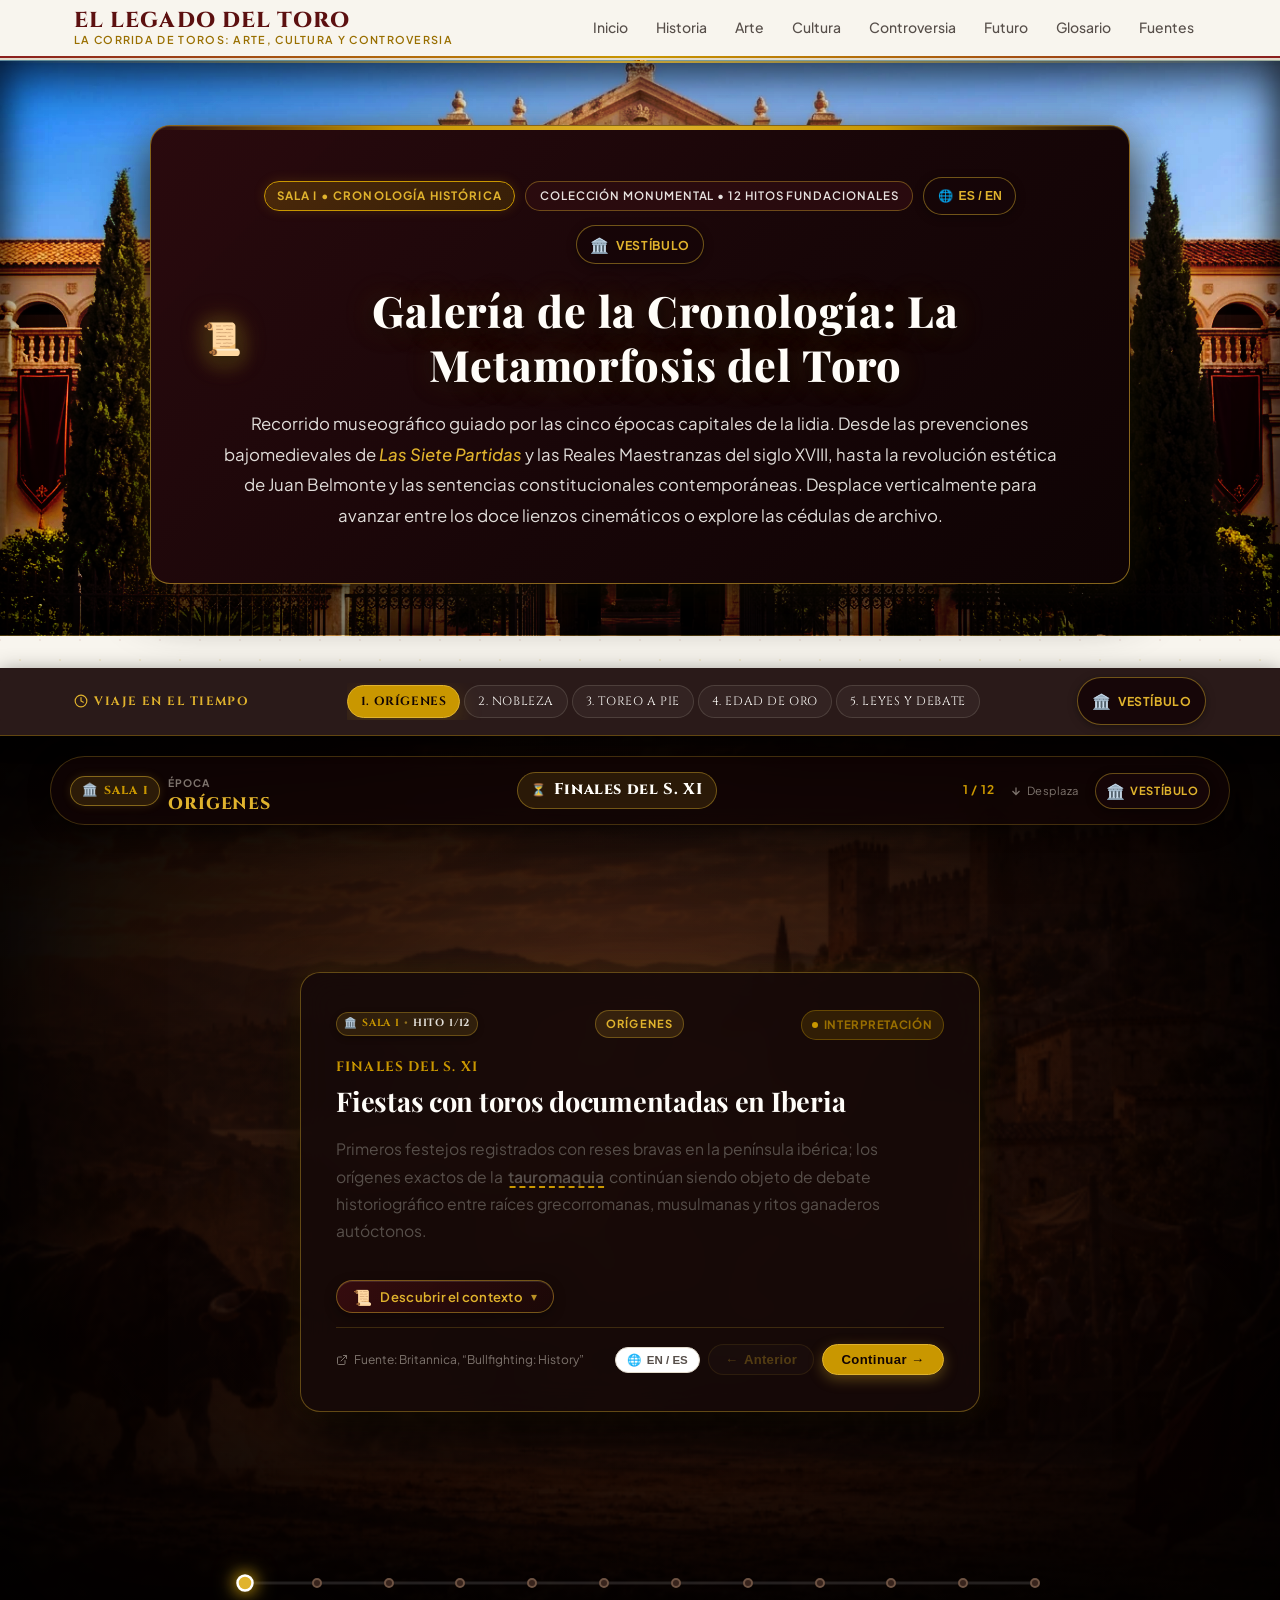
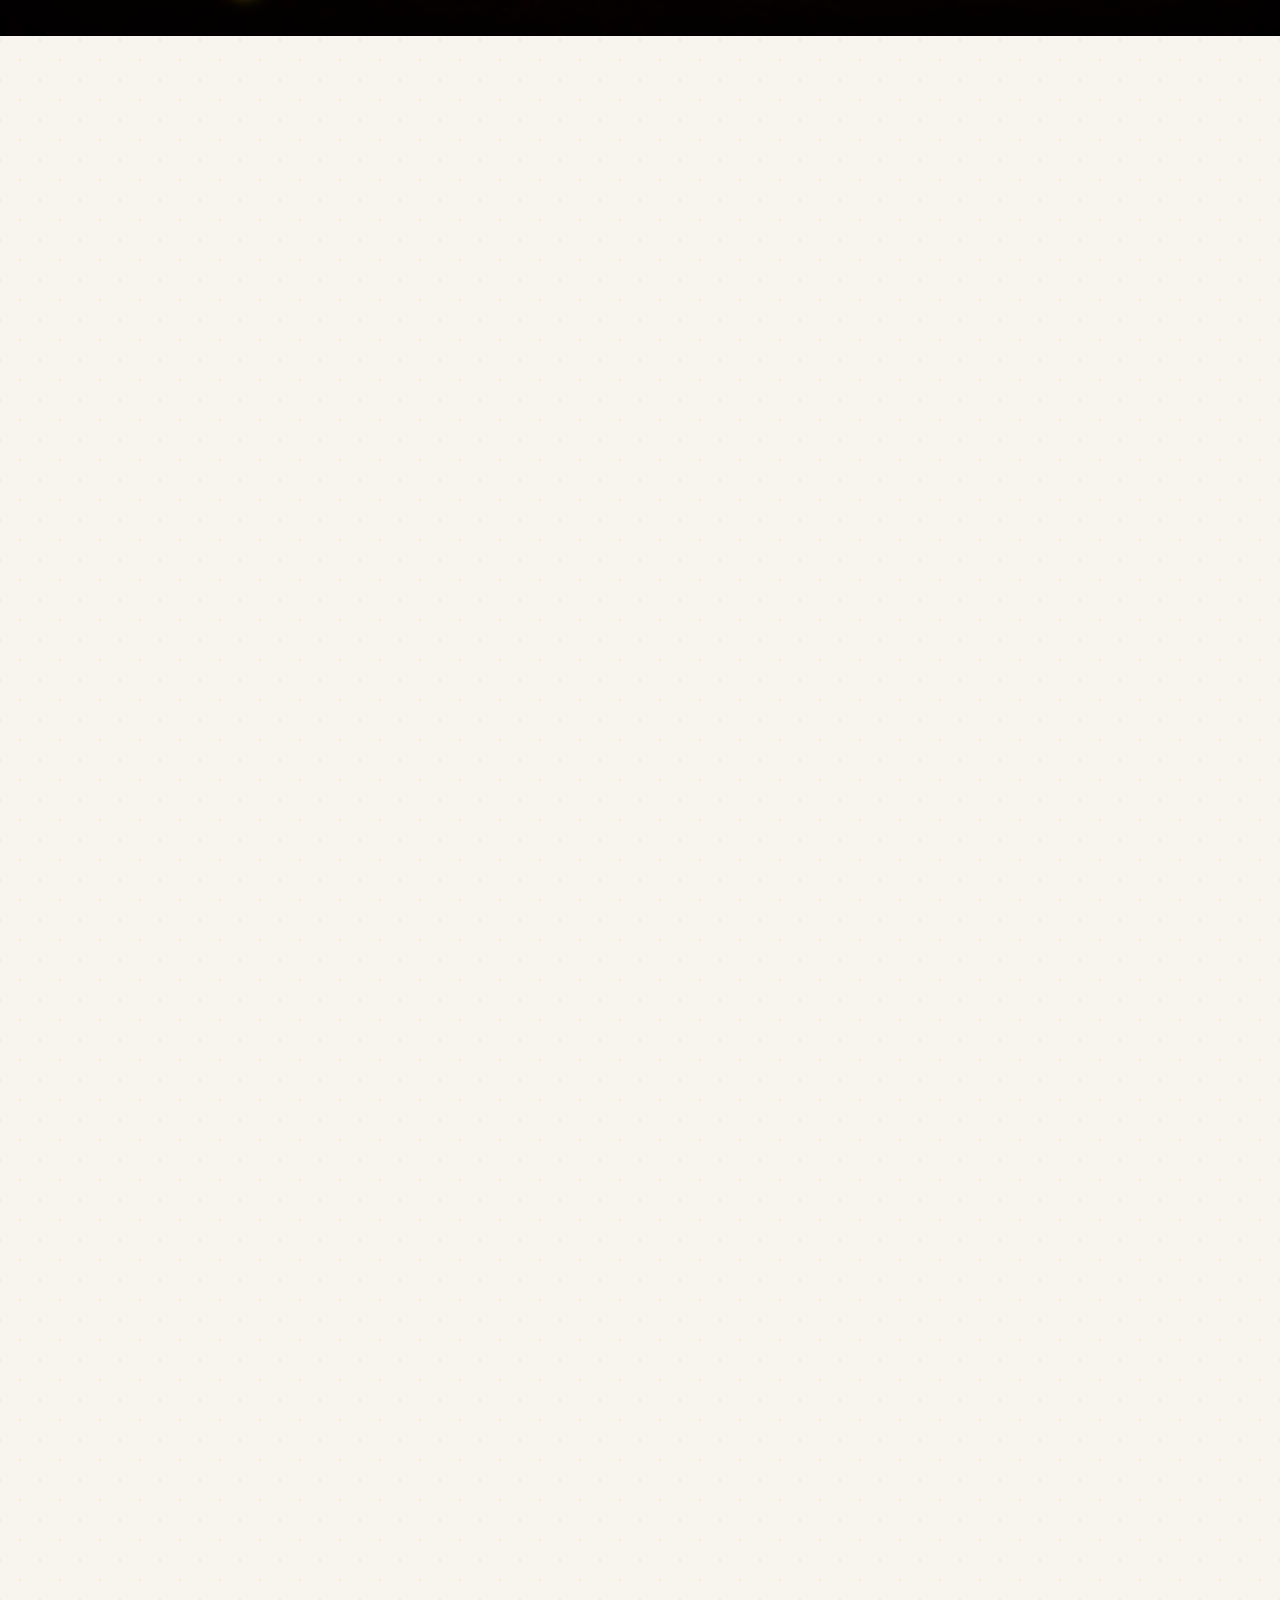
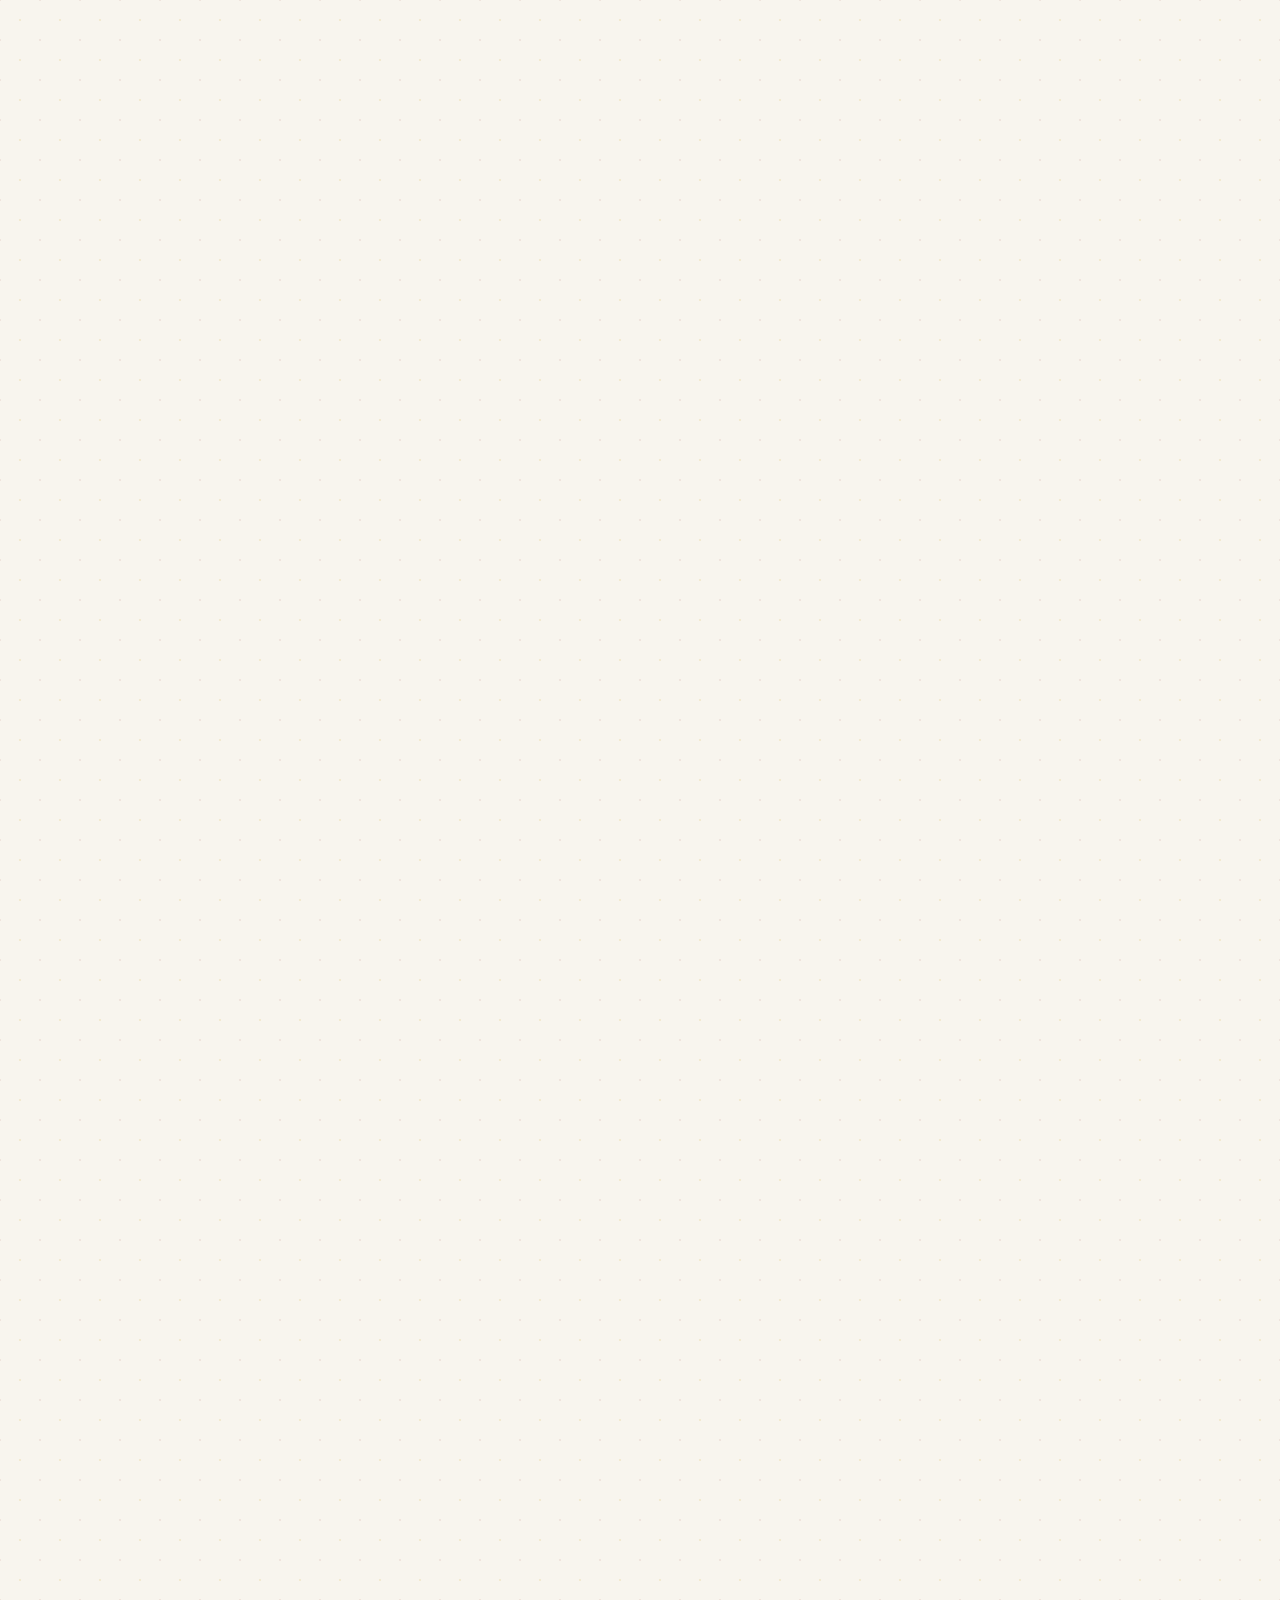
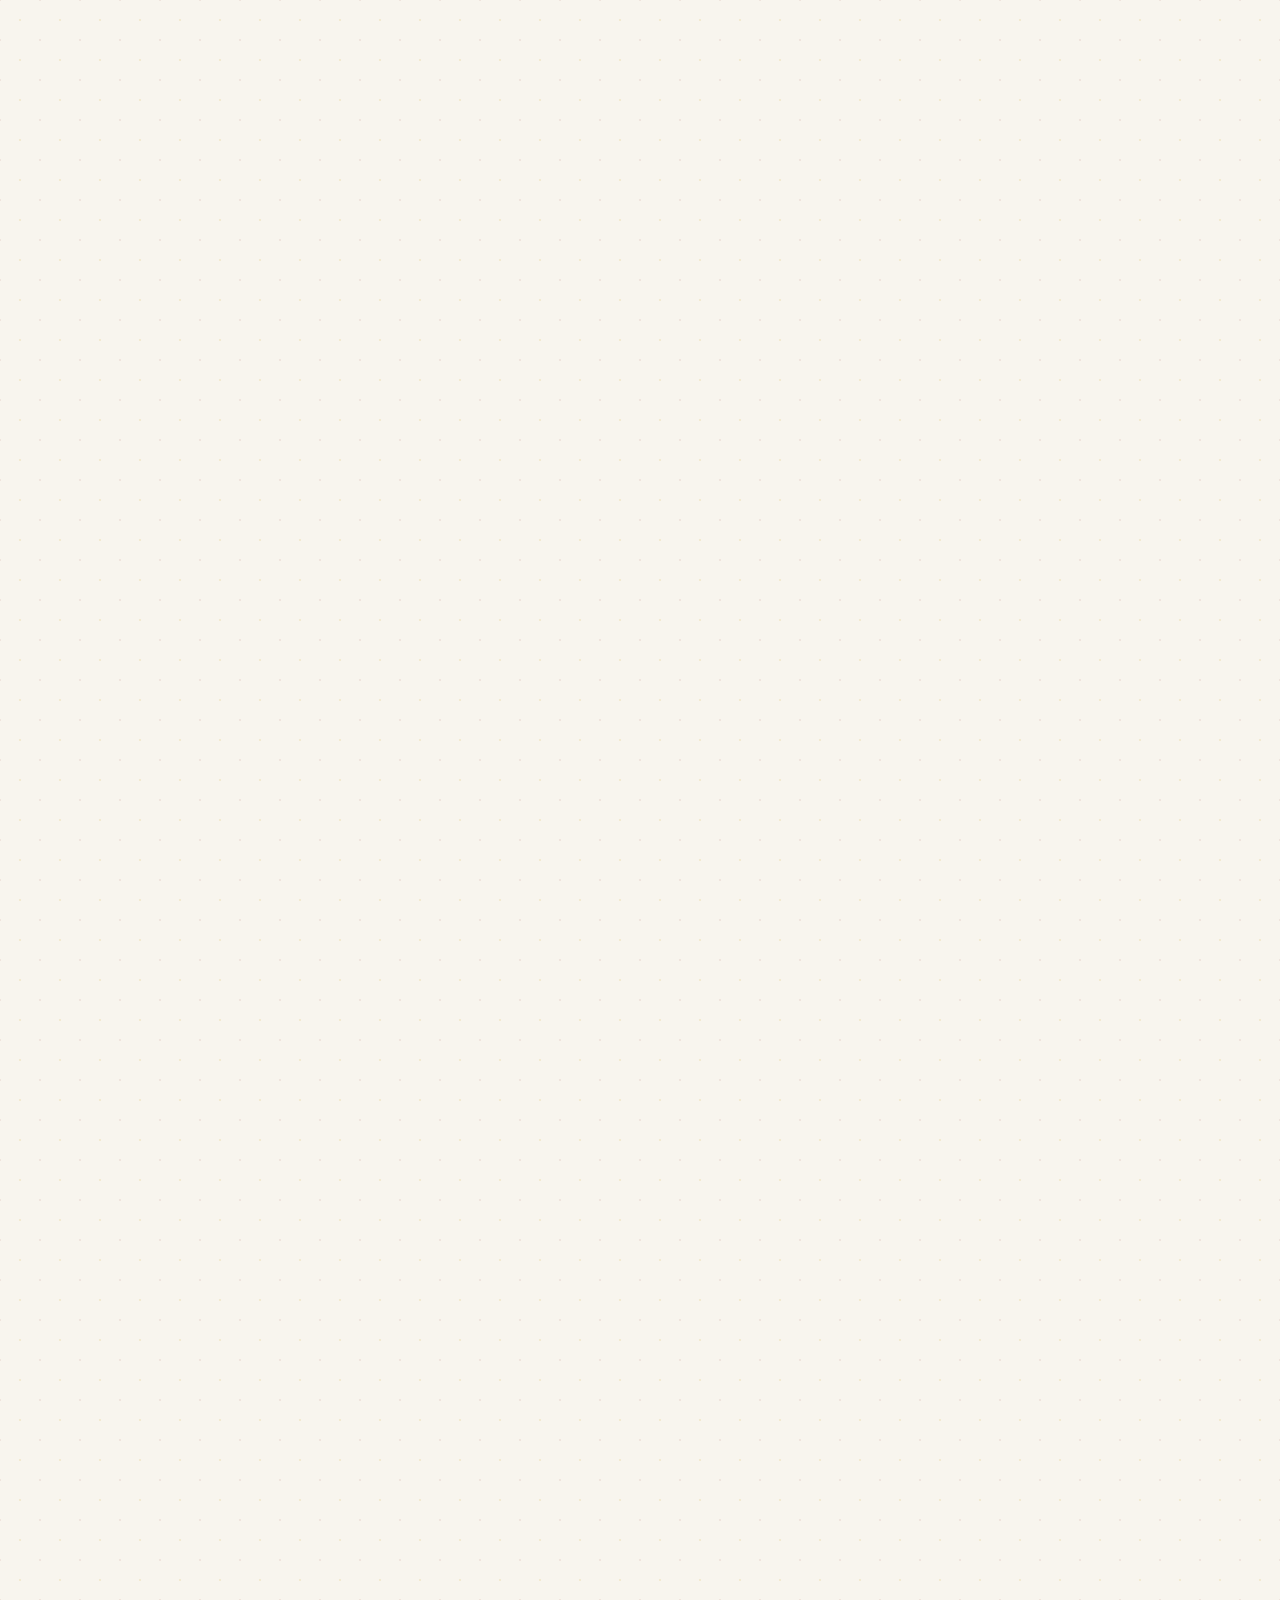
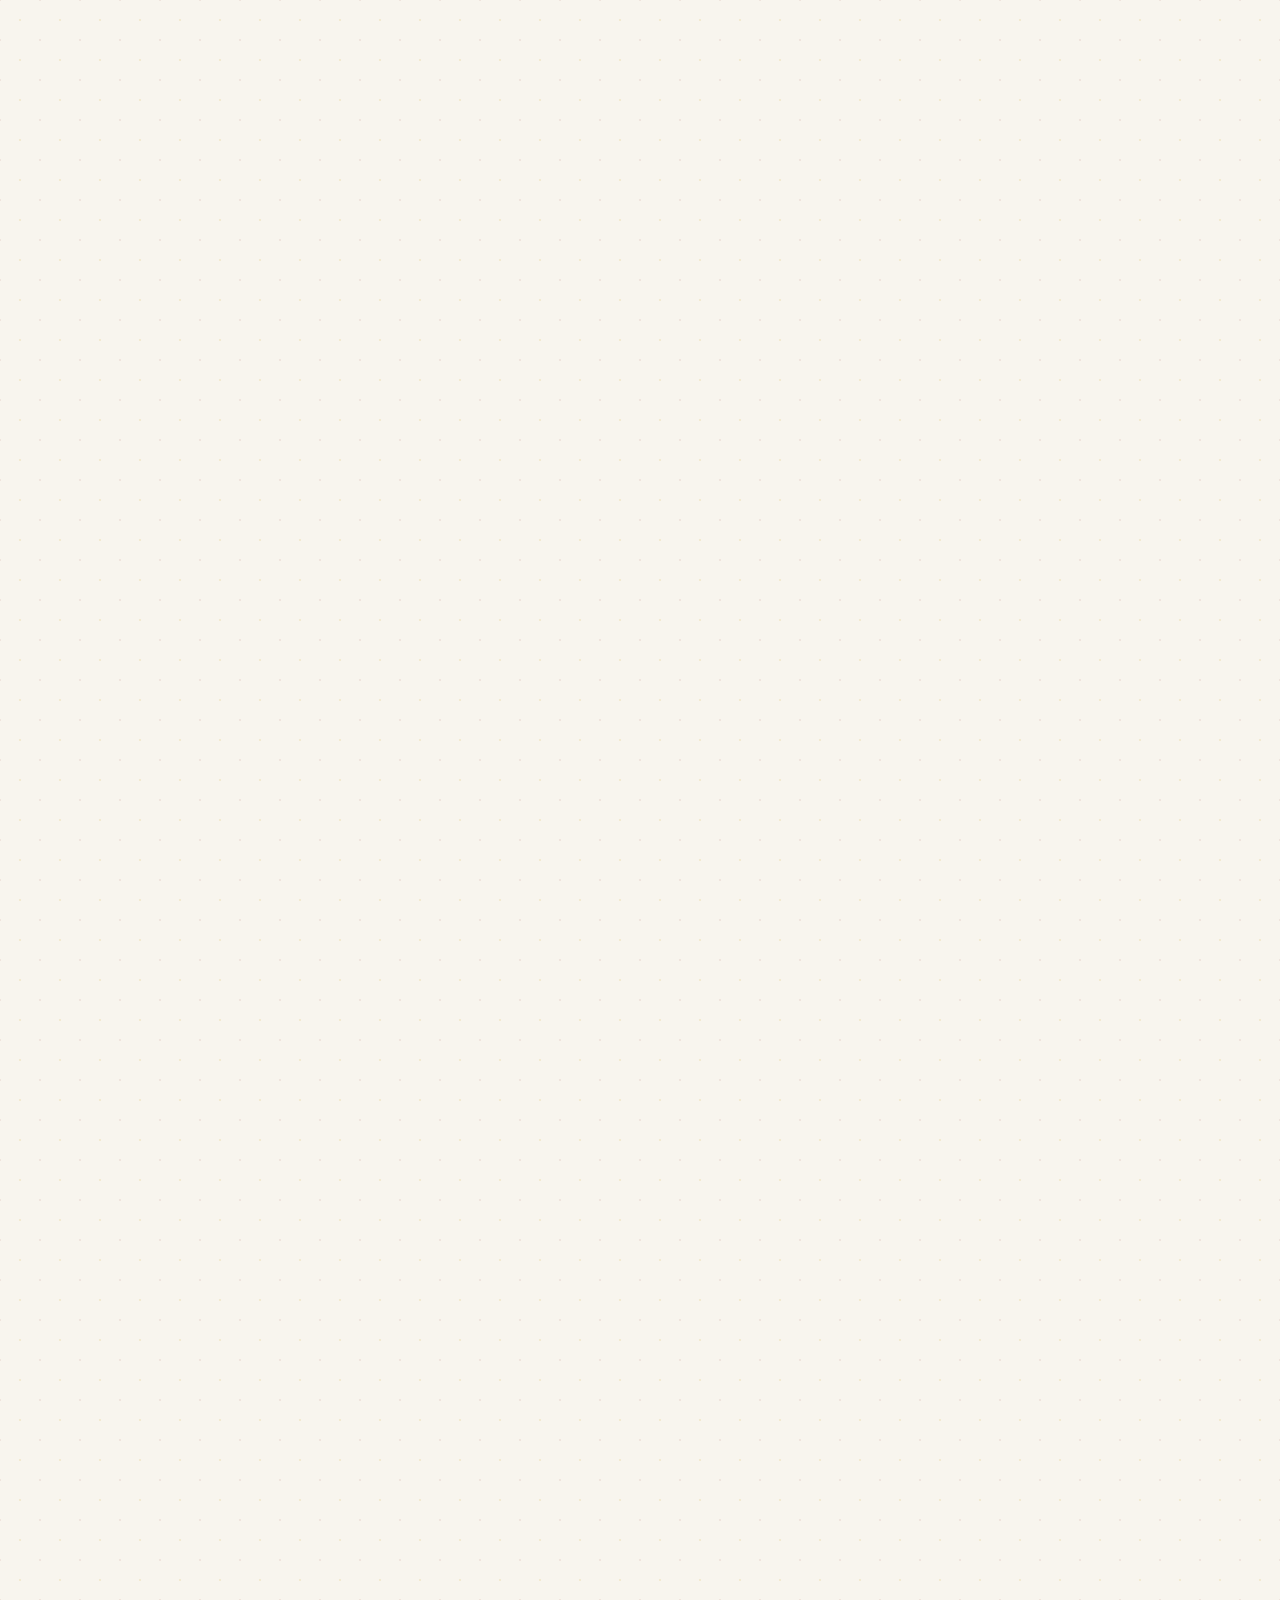
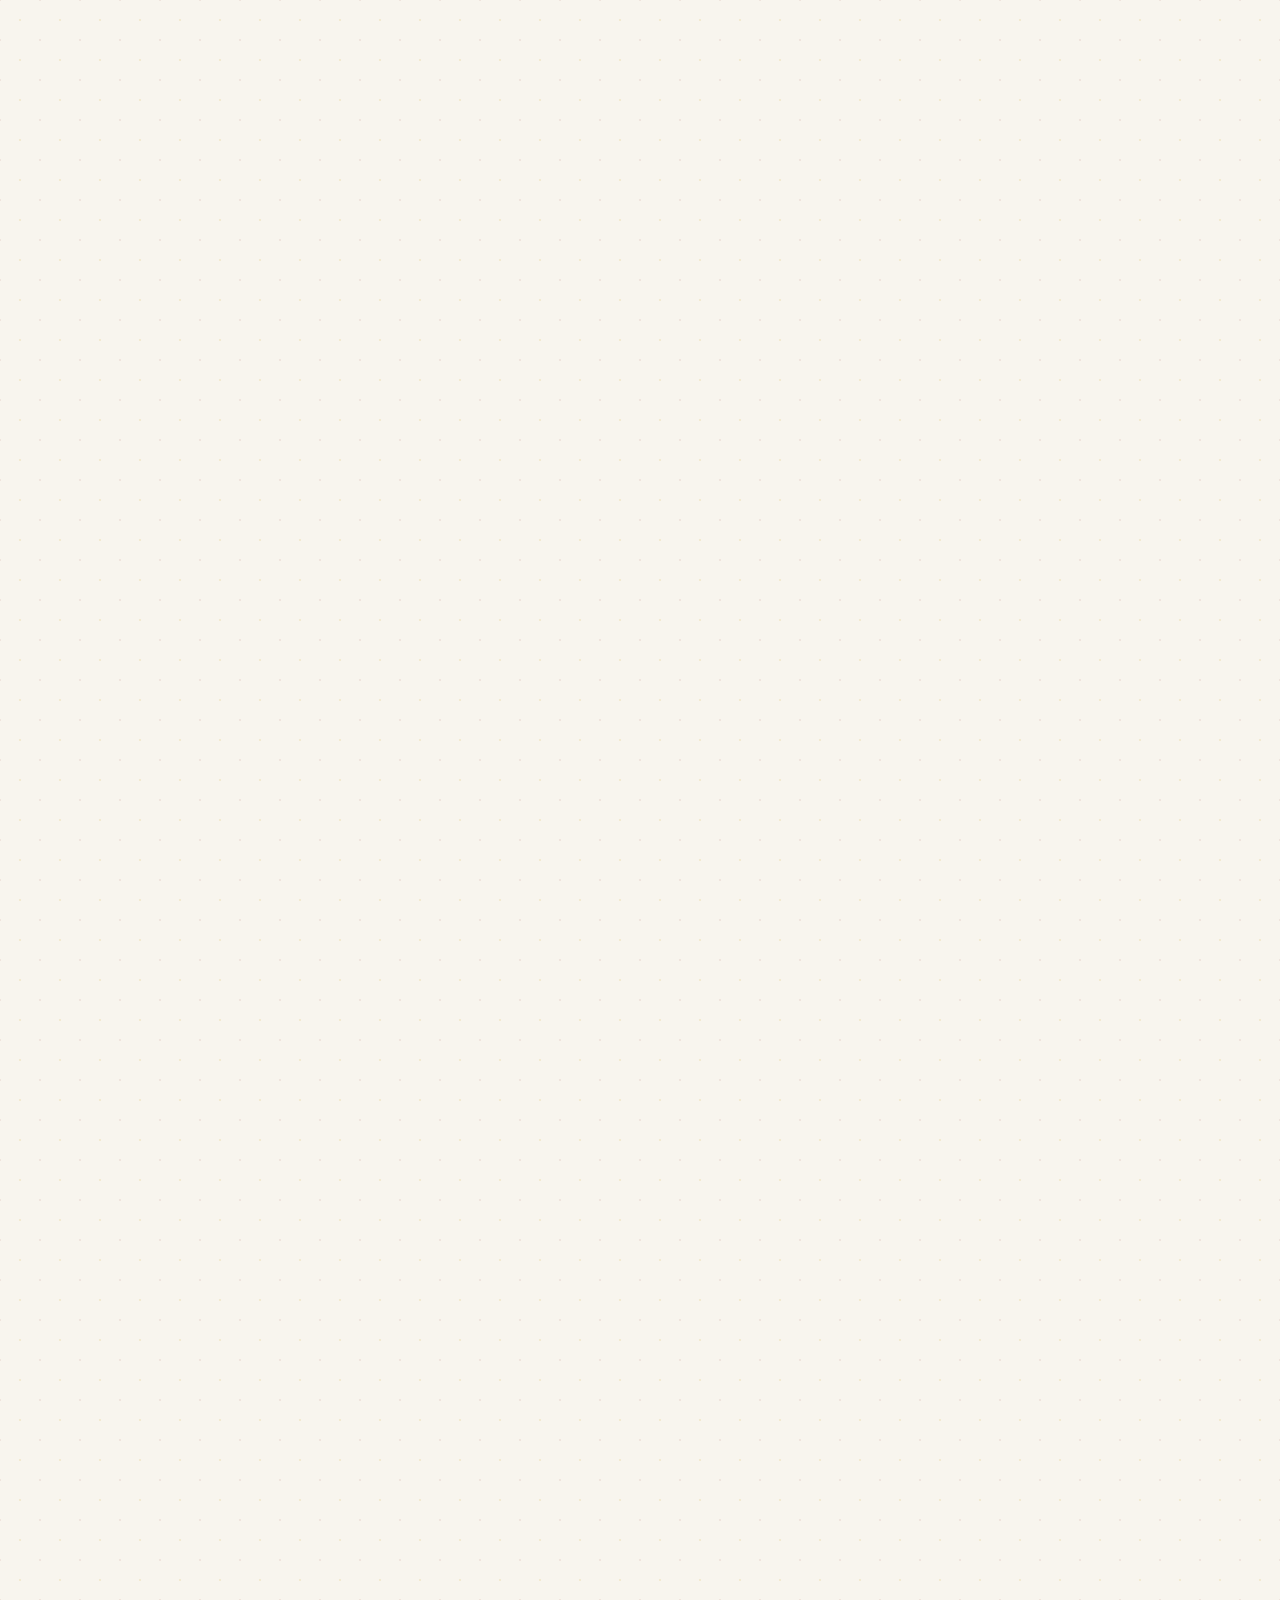
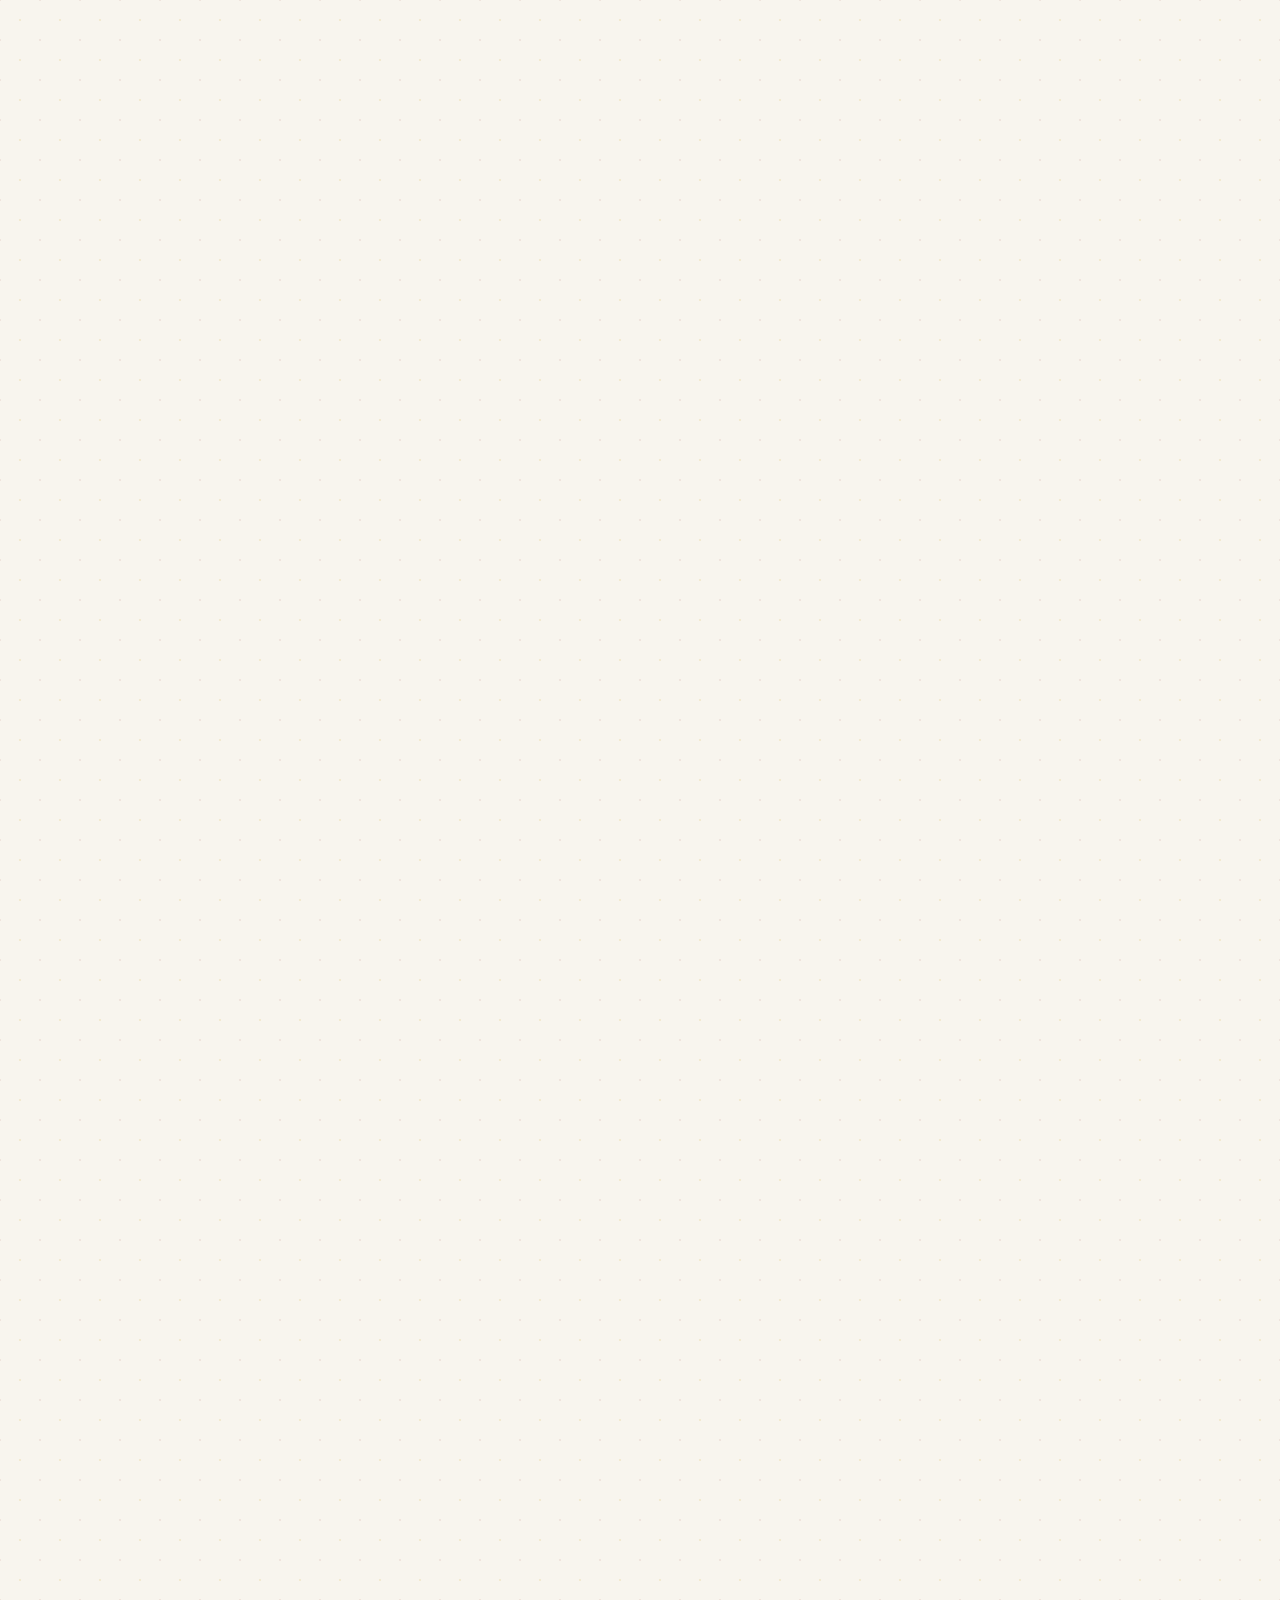
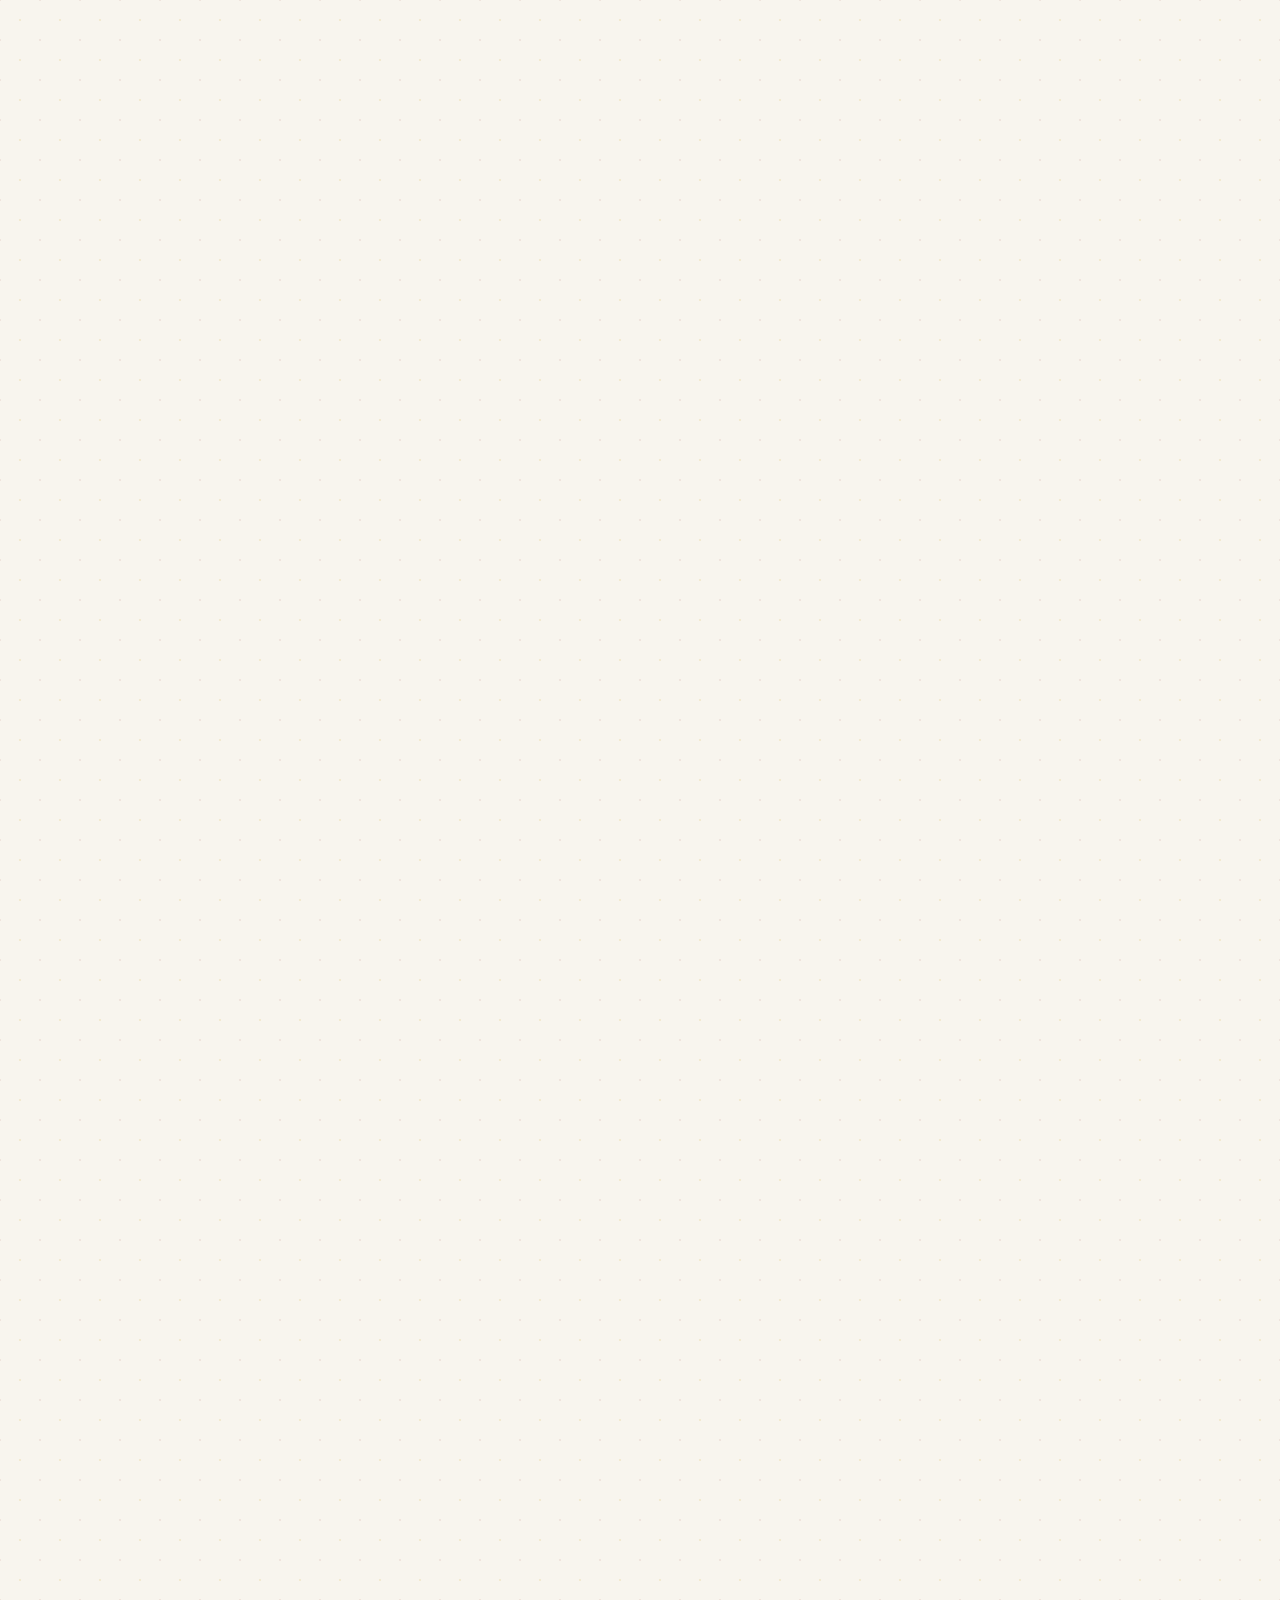
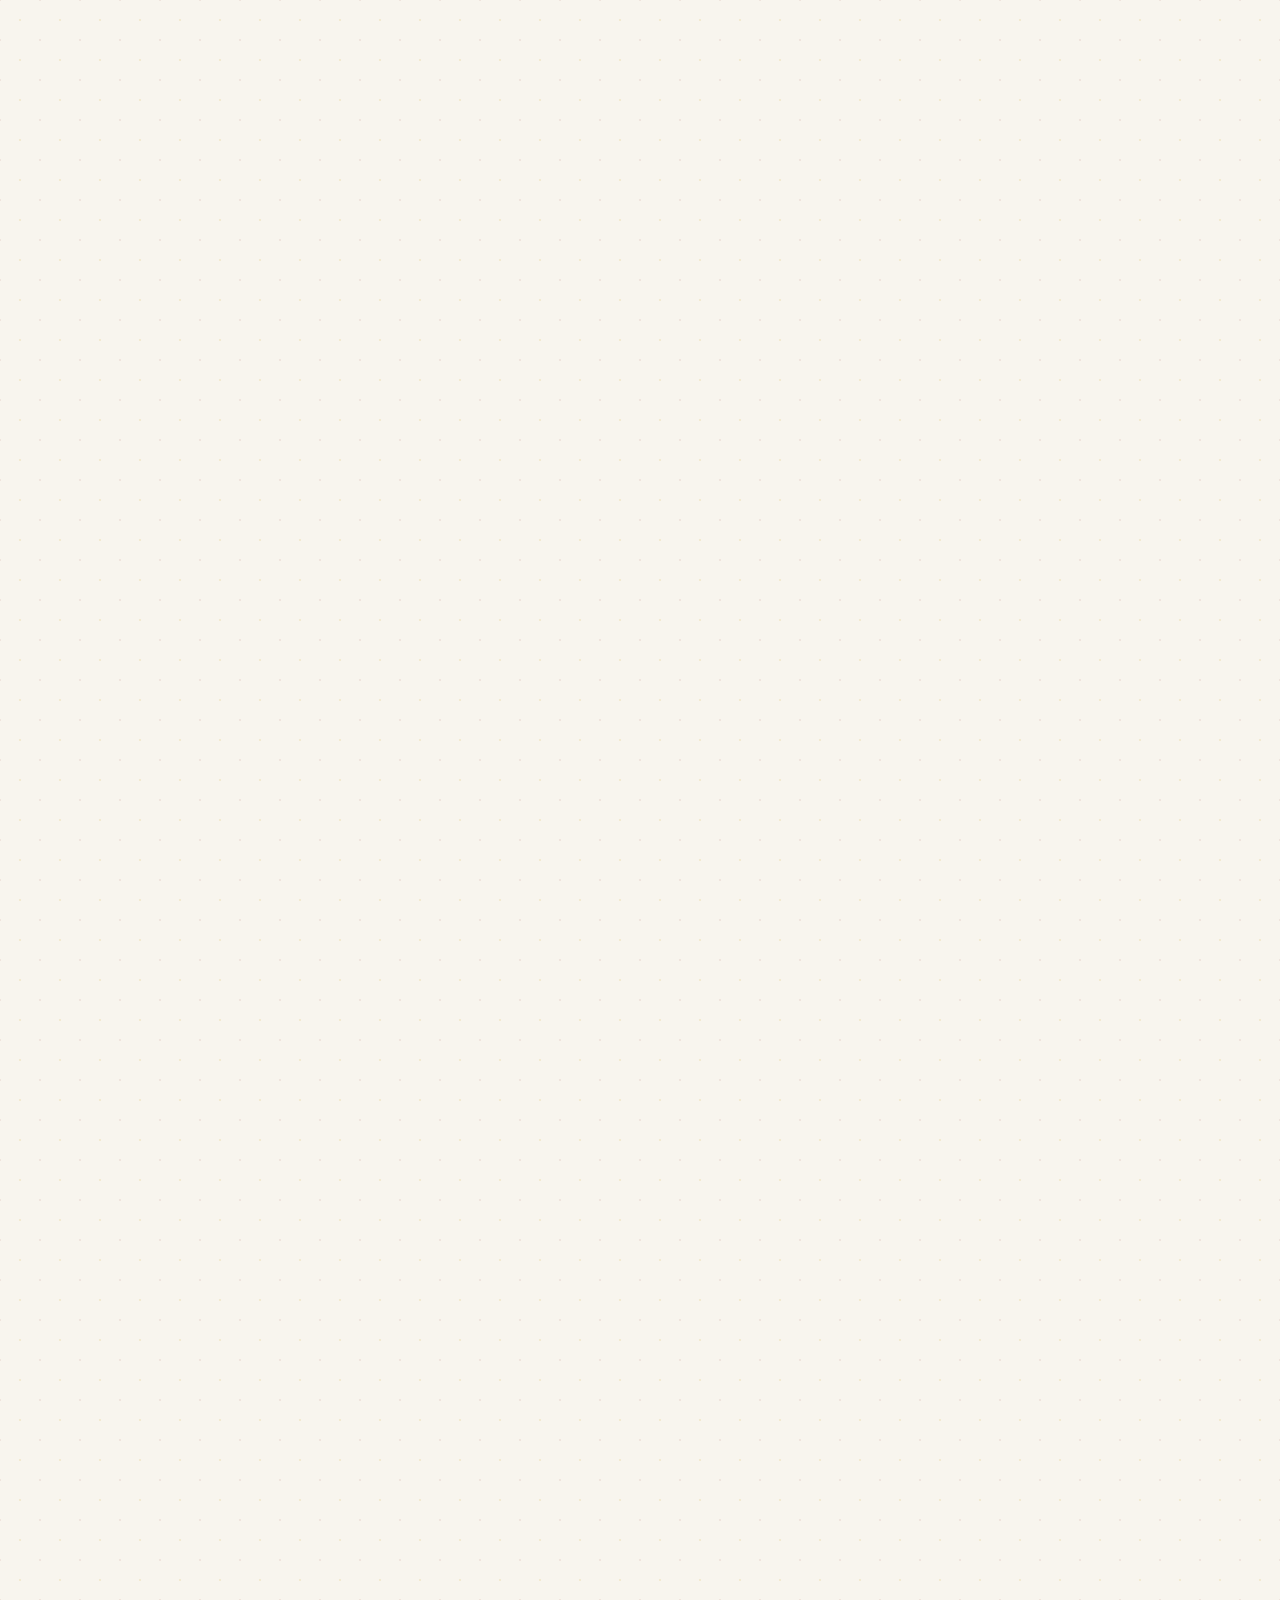
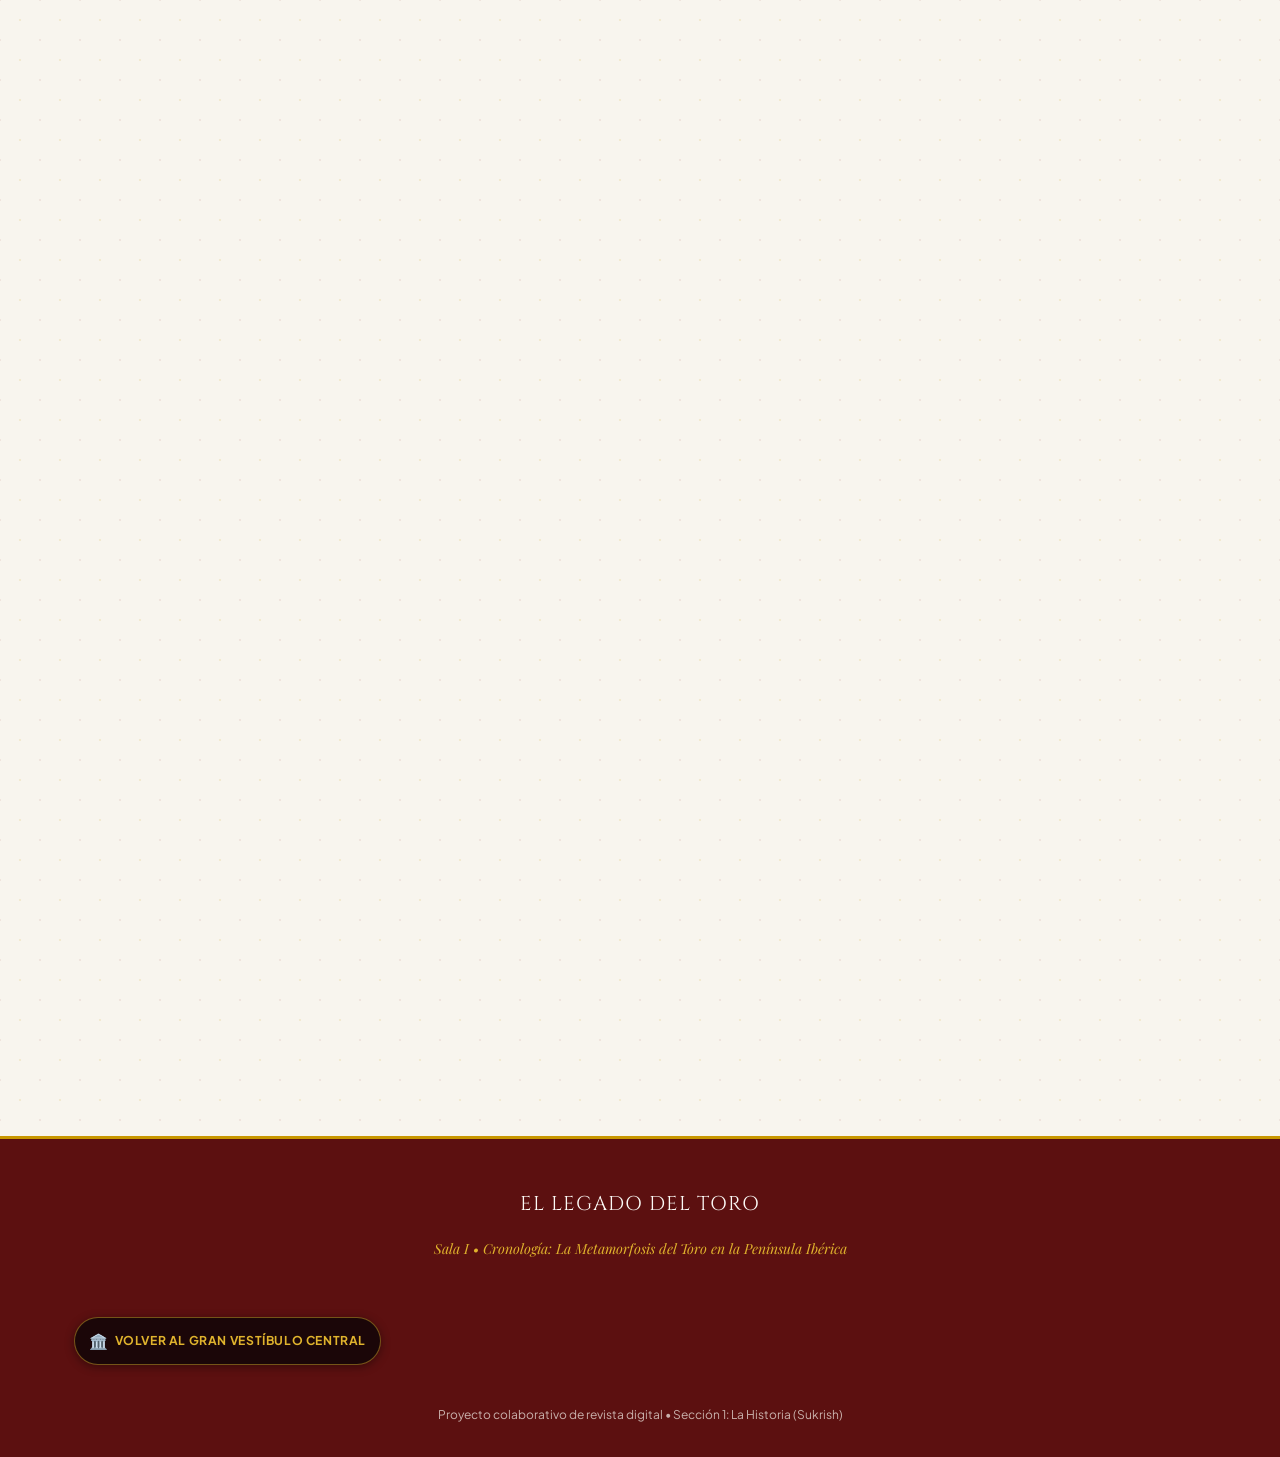
<file: sections/historia/sala-1-cronologia.html>
<!DOCTYPE html>
<html lang="es">
<head>
  <meta charset="UTF-8">
  <meta name="viewport" content="width=device-width, initial-scale=1.0">
  <meta name="description" content="Sala I: Cronología Histórica - La Metamorfosis del Toro en la Península Ibérica. 12 hitos fundamentales desde el siglo XI hasta el siglo XXI con fuentes primarias verificadas. Revista digital El Legado del Toro.">
  <title>Sala I: Cronología Histórica | El Legado del Toro</title>

  <!-- Estilos compartidos del proyecto y específicos de historia -->
  <link rel="stylesheet" href="../../css/shared.css">
  <link rel="stylesheet" href="style.css?v=20261018c">

  <!-- Preload de las imágenes iniciales de la cronología cinemática -->
  <link rel="preload" as="image" href="assets/timeline/01-origenes-siglo-xi.png">
  <link rel="preload" as="image" href="assets/timeline/02-siete-partidas-alfonso-x.png">

  <!-- Scripts: Navegación compartida, motor de cronología cinemática y controlador de Sala I -->
  <script src="../../js/nav.js?v=2" defer></script>
  <script src="journey.js?v=2" defer></script>
  <script src="sala-1.js?v=2" defer></script>
</head>
<body>

  <!-- Contenedor para inyección de la barra de navegación compartida -->
  <div id="site-nav-container"></div>

  <main id="main-content">

    <!-- ===================================================================
         PÓRTICO ARQUITECTÓNICO DE SALA I: CRONOLOGÍA HISTÓRICA
         =================================================================== -->
    <div class="hist-room-entry-portal hist-room-entry-sala-1" id="hist-room-entry-sala-1" aria-labelledby="hist-sala-1-heading">
      <div class="site-container">
        <div class="hist-room-portal-header">
          <div class="hist-room-kicker-wrap">
            <span class="badge badge-gold hist-museum-room-badge">
              <span class="hist-lang-es">SALA I • CRONOLOGÍA HISTÓRICA</span>
              <span class="hist-lang-en" style="display:none;">GALLERY I • HISTORICAL TIMELINE</span>
            </span>
            <span class="badge hist-badge-curatorial">
              <span class="hist-lang-es">Colección Monumental • 12 Hitos Fundacionales</span>
              <span class="hist-lang-en" style="display:none;">Monumental Collection • 12 Foundational Milestones</span>
            </span>
            <button type="button" class="hist-btn-translate hist-header-translate-btn" id="btn-toggle-language" aria-label="Cambiar idioma (ES / EN)">
              <span class="hist-translate-icon" aria-hidden="true">🌐</span>
              <span class="hist-translate-label">ES / EN</span>
            </button>
            <a href="index.html?lang=es#hall" class="hist-btn-room-return-hall" aria-label="Volver al Gran Vestíbulo Central del Museo">
              <span class="hist-return-icon" aria-hidden="true">🏛️</span>
              <span class="hist-lang-es">Vestíbulo</span>
              <span class="hist-lang-en" style="display:none;">Central Hall</span>
            </a>
          </div>
          
          <h1 class="hist-room-portal-title" id="hist-sala-1-heading">
            <span class="hist-room-title-icon" aria-hidden="true">📜</span>
            <span class="hist-lang-es">Galería de la Cronología: La Metamorfosis del Toro</span>
            <span class="hist-lang-en" style="display:none;">Timeline Gallery: The Metamorphosis of the Bull</span>
          </h1>

          <p class="hist-room-portal-desc">
            <span class="hist-lang-es">Recorrido museográfico guiado por las cinco épocas capitales de la lidia. Desde las prevenciones bajomedievales de <em>Las Siete Partidas</em> y las Reales Maestranzas del siglo XVIII, hasta la revolución estética de Juan Belmonte y las sentencias constitucionales contemporáneas. Desplace verticalmente para avanzar entre los doce lienzos cinemáticos o explore las cédulas de archivo.</span>
            <span class="hist-lang-en" style="display:none;">A curated museographic journey through the five defining eras of tauromaquia. From 13th-century medieval provisions in <em>Las Siete Partidas</em> and 18th-century Royal Cavalries, to Juan Belmonte's aesthetic revolution and modern constitutional rulings. Scroll vertically to advance through twelve cinematic canvases or explore archival dossiers.</span>
          </p>
        </div>
      </div>
    </div>

    <!-- ===================================================================
         MENÚ FIJO DE NAVEGACIÓN POR ÉPOCAS (STICKY ERA NAV - SALA I)
         =================================================================== -->
    <nav id="hist-era-nav" class="hist-era-nav" aria-label="Navegación por épocas del toreo">
      <div class="site-container hist-era-nav-inner">
        <span class="hist-era-nav-title">
          <svg width="14" height="14" viewBox="0 0 24 24" fill="none" stroke="currentColor" stroke-width="2" stroke-linecap="round" stroke-linejoin="round" aria-hidden="true"><circle cx="12" cy="12" r="10"></circle><polyline points="12 6 12 12 16 14"></polyline></svg>
          <span class="hist-lang-es">Viaje en el tiempo</span>
          <span class="hist-lang-en" style="display:none;">Time Travel</span>
        </span>
        <div class="hist-era-pills">
          <a href="#hist-era-origenes" class="hist-era-link hist-active" data-era="Orígenes">
            <span class="hist-lang-es">1. Orígenes</span>
            <span class="hist-lang-en" style="display:none;">1. Origins</span>
          </a>
          <a href="#hist-era-nobleza" class="hist-era-link" data-era="Nobleza y prohibiciones">
            <span class="hist-lang-es">2. Nobleza</span>
            <span class="hist-lang-en" style="display:none;">2. Nobility</span>
          </a>
          <a href="#hist-era-toreo-pie" class="hist-era-link" data-era="El toreo a pie">
            <span class="hist-lang-es">3. Toreo a pie</span>
            <span class="hist-lang-en" style="display:none;">3. Toreo on foot</span>
          </a>
          <a href="#hist-era-edad-oro" class="hist-era-link" data-era="Edad de Oro">
            <span class="hist-lang-es">4. Edad de Oro</span>
            <span class="hist-lang-en" style="display:none;">4. Golden Age</span>
          </a>
          <a href="#hist-era-leyes-debate" class="hist-era-link" data-era="Leyes y debate">
            <span class="hist-lang-es">5. Leyes y debate</span>
            <span class="hist-lang-en" style="display:none;">5. Laws &amp; Debate</span>
          </a>
        </div>
        <a href="index.html?lang=es#hall" class="hist-btn-room-return-hall" aria-label="Volver al Gran Vestíbulo Central del Museo">
          <span class="hist-return-icon" aria-hidden="true">🏛️</span>
          <span class="hist-lang-es">Vestíbulo</span>
          <span class="hist-lang-en" style="display:none;">Central Hall</span>
        </a>
      </div>
    </nav>

    <!-- Contador de fecha / año lateral adhesivo (Sticky HUD) -->
    <aside id="hist-year-counter" class="hist-year-counter" aria-live="polite" aria-atomic="true" aria-label="Fecha actual del recorrido">
      <div class="hist-year-badge">
        <span class="hist-year-heading">
          <span class="hist-lang-es">Época</span>
          <span class="hist-lang-en" style="display:none;">Era</span>
        </span>
        <span class="hist-year-era">Orígenes</span>
        <span class="hist-year-divider" aria-hidden="true"></span>
        <span class="hist-year-value">S. XI</span>
      </div>
    </aside>

    <!-- ===================================================================
         SALA I: CRONOLOGÍA HISTÓRICA (PINNED STAGE DE PANTALLA COMPLETA)
         =================================================================== -->
    <section id="hist-journey-container" class="hist-journey-container hist-museum-room" data-room="timeline" aria-label="Cronología histórica guiada por scroll">
      <!-- Renderizado dinámicamente por journey.js -->
    </section>

  </main>

  <!-- ===================================================================
       PIE DE PÁGINA DE SALA I
       =================================================================== -->
  <footer class="site-footer" id="site-footer">
    <div class="site-container">
      <div class="footer-content">
        <div class="footer-brand">El Legado del Toro</div>
        <p class="footer-subtitle">
          <span class="hist-lang-es">Sala I • Cronología: La Metamorfosis del Toro en la Península Ibérica</span>
          <span class="hist-lang-en" style="display:none;">Gallery I • Timeline: The Metamorphosis of the Bull in Iberia</span>
        </p>
        <div class="hist-reflection-footer-actions" style="margin-top: 1.5rem;">
          <a href="index.html?lang=es#hall" class="hist-btn-room-return-hall" aria-label="Volver al Gran Vestíbulo Central del Museo">
            <span class="hist-return-icon" aria-hidden="true">🏛️</span>
            <span class="hist-lang-es">Volver al Gran Vestíbulo Central</span>
            <span class="hist-lang-en" style="display:none;">Return to Grand Central Hall</span>
          </a>
        </div>
        <p class="footer-copy" style="margin-top: 1.5rem;">
          <span class="hist-lang-es">Proyecto colaborativo de revista digital • Sección 1: La Historia (Sukrish)</span>
          <span class="hist-lang-en" style="display:none;">Digital magazine collaborative project • Section 1: The History (Sukrish)</span>
        </p>
      </div>
    </div>
  </footer>

</body>
</html>
</file>
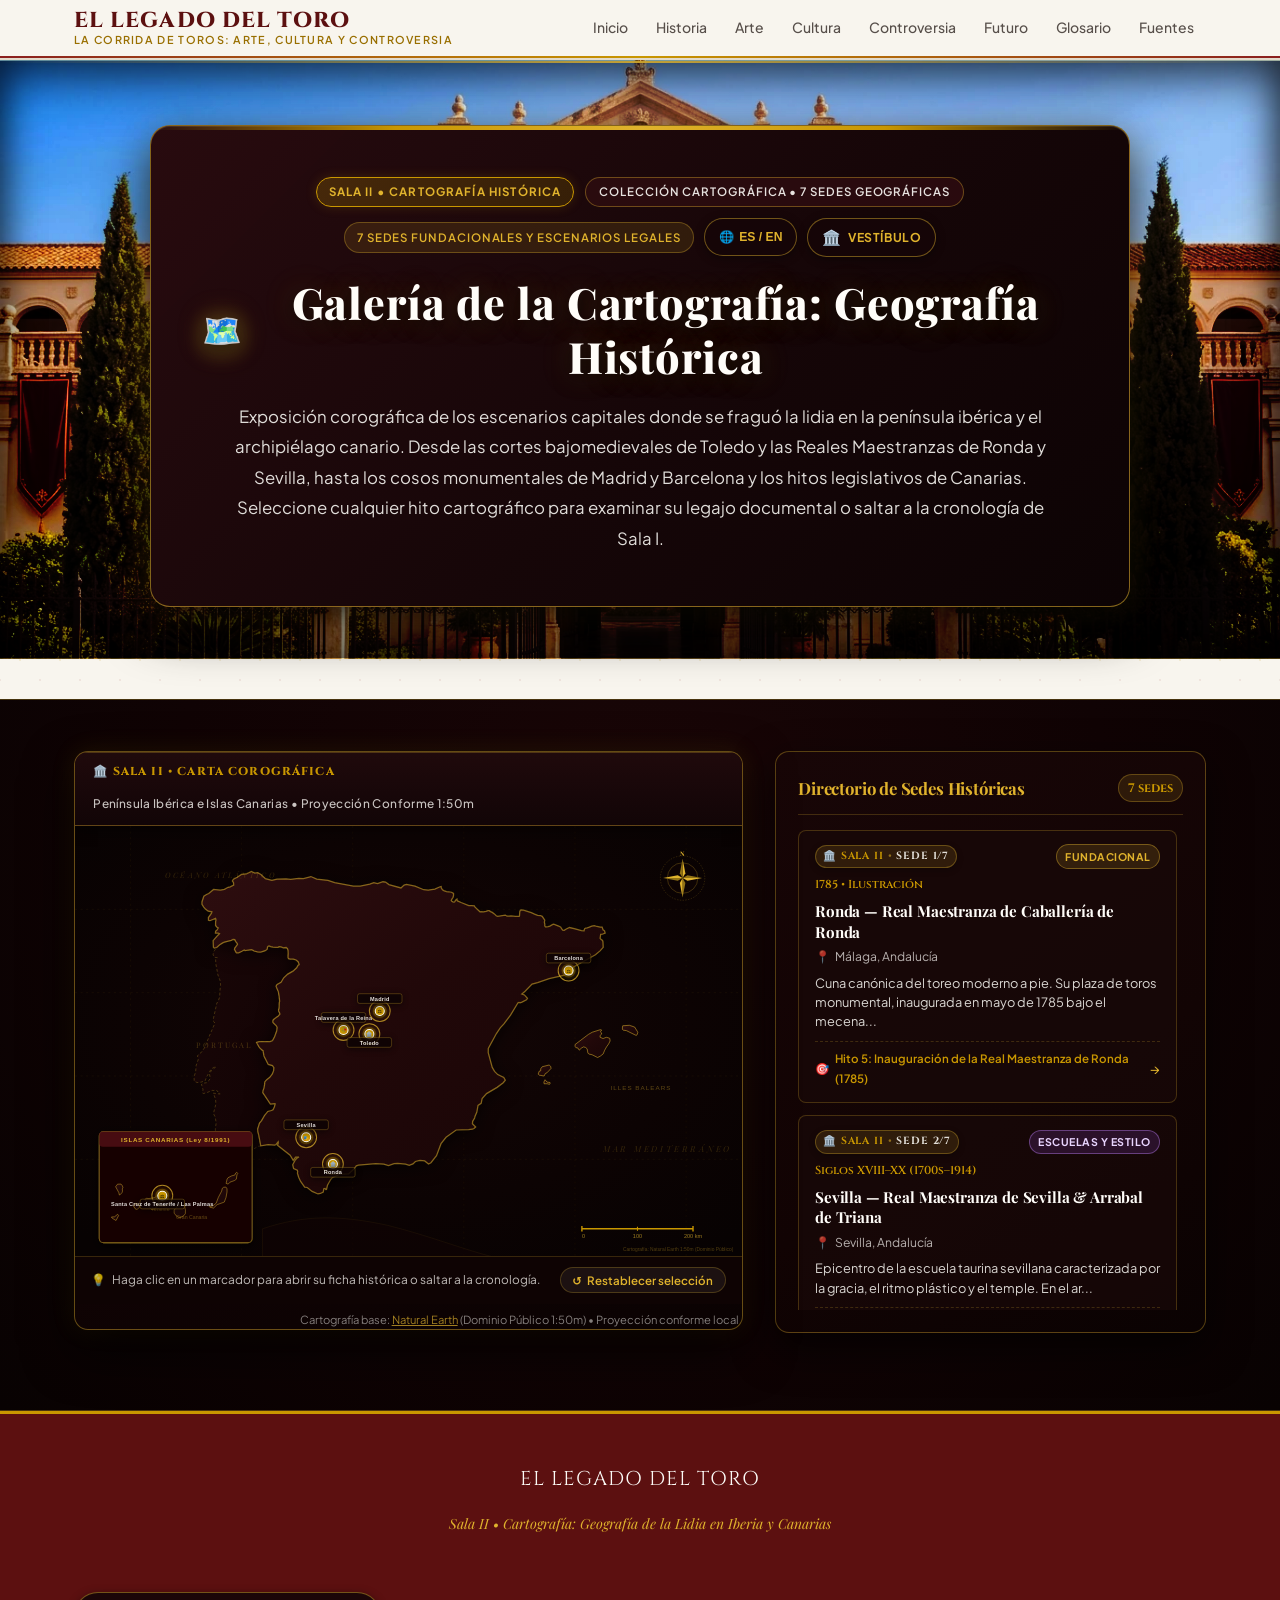
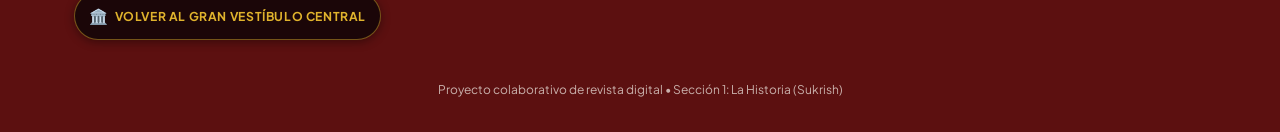
<file: sections/historia/sala-2-cartografia.html>
<!DOCTYPE html>
<html lang="es">
<head>
  <meta charset="UTF-8">
  <meta name="viewport" content="width=device-width, initial-scale=1.0">
  <meta name="description" content="Sala II: Cartografía Histórica - Geografía de la Tauromaquia en la Península Ibérica e Islas Canarias. Siete sedes históricas y escenarios legales fundamentales. Revista digital El Legado del Toro.">
  <title>Sala II: Cartografía Histórica | El Legado del Toro</title>

  <!-- Estilos compartidos del proyecto y específicos de historia -->
  <link rel="stylesheet" href="../../css/shared.css">
  <link rel="stylesheet" href="style.css?v=20261018e">

  <!-- Scripts: Navegación compartida, motor cartográfico y controlador de Sala II -->
  <script src="../../js/nav.js?v=2" defer></script>
  <script src="map.js?v=20261018e" defer></script>
  <script src="sala-2.js?v=20261018e" defer></script>
</head>
<body>

  <!-- Contenedor para inyección de la barra de navegación compartida -->
  <div id="site-nav-container"></div>

  <main id="main-content">

    <!-- ===================================================================
         PÓRTICO ARQUITECTÓNICO DE SALA II: CARTOGRAFÍA HISTÓRICA
         =================================================================== -->
    <div class="hist-room-entry-portal hist-room-entry-sala-2" id="hist-room-entry-sala-2" aria-labelledby="hist-map-title">
      <div class="site-container">
        <div class="hist-room-portal-header">
          <div class="hist-room-kicker-wrap">
            <span class="badge badge-gold hist-museum-room-badge">
              <span class="hist-lang-es">SALA II • CARTOGRAFÍA HISTÓRICA</span>
              <span class="hist-lang-en" style="display:none;">GALLERY II • HISTORICAL CARTOGRAPHY</span>
            </span>
            <span class="badge hist-badge-curatorial" id="hist-map-badge">
              <span class="hist-lang-es">Colección Cartográfica • 7 Sedes Geográficas</span>
              <span class="hist-lang-en" style="display:none;">Cartographic Collection • 7 Geographic Sites</span>
            </span>
            <span class="hist-map-kicker-meta" id="hist-map-meta">
              <span class="hist-lang-es">7 Sedes Fundacionales y Escenarios Legales</span>
              <span class="hist-lang-en" style="display:none;">7 Foundational Seats &amp; Legal Arenas</span>
            </span>
            <button type="button" class="hist-btn-translate hist-header-translate-btn" id="btn-toggle-language" aria-label="Cambiar idioma (ES / EN)">
              <span class="hist-translate-icon" aria-hidden="true">🌐</span>
              <span class="hist-translate-label">ES / EN</span>
            </button>
            <a href="index.html?lang=es#hall" class="hist-btn-room-return-hall" aria-label="Volver al Gran Vestíbulo Central del Museo">
              <span class="hist-return-icon" aria-hidden="true">🏛️</span>
              <span class="hist-lang-es">Vestíbulo</span>
              <span class="hist-lang-en" style="display:none;">Central Hall</span>
            </a>
          </div>
          
          <h1 class="hist-room-portal-title" id="hist-map-title">
            <span class="hist-room-title-icon" aria-hidden="true">🗺️</span>
            <span class="hist-map-title-es">Galería de la Cartografía: Geografía Histórica</span>
            <span class="hist-map-title-en" style="display:none;">Cartography Gallery: Historical Geography</span>
          </h1>

          <p class="hist-room-portal-desc">
            <span class="hist-map-desc-es">Exposición corográfica de los escenarios capitales donde se fraguó la lidia en la península ibérica y el archipiélago canario. Desde las cortes bajomedievales de Toledo y las Reales Maestranzas de Ronda y Sevilla, hasta los cosos monumentales de Madrid y Barcelona y los hitos legislativos de Canarias. Seleccione cualquier hito cartográfico para examinar su legajo documental o saltar a la cronología de Sala I.</span>
            <span class="hist-map-desc-en" style="display:none;">A chorographic exhibition of the capital arenas where bullfighting evolved across the Iberian Peninsula and the Canary Islands. From the high-medieval courts of Toledo and the Royal Cavalries of Ronda and Seville, to the monumental arenas of Madrid and Barcelona and the statutory milestones of the Canaries. Select any cartographic landmark to inspect its archival dossier or cross-link to the Sala I timeline.</span>
          </p>
        </div>
      </div>
    </div>

    <!-- ===================================================================
         SALA II: MAPA HISTÓRICO INTERACTIVO: GEOGRAFÍA DE LA LIDIA
         =================================================================== -->
    <section id="hist-map-section" class="hist-map-section hist-museum-room" data-room="map" aria-labelledby="hist-map-title">
      <div class="site-container hist-map-main-container">
        
        <!-- Contenedor Principal: Rejilla Mapa + Directorio -->
        <div class="hist-map-grid">
          
          <!-- Visor del Mapa SVG -->
          <div class="hist-map-stage" id="hist-map-stage">
            <!-- Placa de Vitrina Museográfica de Sala II -->
            <div class="hist-map-vitrine-plate" aria-hidden="true">
              <div class="hist-vitrine-plate-inner">
                <span class="hist-vitrine-kicker">🏛️ SALA II • CARTA COROGRÁFICA</span>
                <span class="hist-vitrine-title">
                  <span class="hist-lang-es">Península Ibérica e Islas Canarias • Proyección Conforme 1:50m</span>
                  <span class="hist-lang-en" style="display:none;">Iberian Peninsula &amp; Canary Islands • Conformal Projection 1:50m</span>
                </span>
              </div>
            </div>

            <div class="hist-map-viewport" id="hist-map-viewport" role="region" aria-label="Mapa cartográfico interactivo de España">
              <!-- SVG Cartográfico Inyectado Dinámicamente por map.js -->
            </div>

            <!-- Barra de herramientas del mapa -->
            <div class="hist-map-toolbar">
              <span class="hist-map-legend-hint">
                <span aria-hidden="true">💡</span>
                <span class="hist-hint-es">Haga clic en un marcador para abrir su ficha histórica o saltar a la cronología.</span>
                <span class="hist-hint-en" style="display:none;">Click any marker to open its historical dossier or jump to the timeline.</span>
              </span>
              <button type="button" class="hist-map-reset-btn" id="hist-map-reset-btn" aria-label="Restablecer selección de sede">
                <span aria-hidden="true">↺</span>
                <span class="hist-reset-es">Restablecer selección</span>
                <span class="hist-reset-en" style="display:none;">Reset selection</span>
              </button>
            </div>

            <!-- Atribución cartográfica oficial -->
            <div class="hist-map-attribution" id="hist-map-attribution">
              <span class="hist-attr-es">Cartografía base: <a href="https://www.naturalearthdata.com" target="_blank" rel="noopener noreferrer">Natural Earth</a> (Dominio Público 1:50m) • Proyección conforme local.</span>
              <span class="hist-attr-en" style="display:none;">Base cartography: <a href="https://www.naturalearthdata.com" target="_blank" rel="noopener noreferrer">Natural Earth</a> (Public Domain 1:50m) • Local conformal projection.</span>
            </div>
          </div>

          <!-- Directorio Accesible de Sedes (Accessible Sidebar / Cards) -->
          <aside class="hist-map-sidebar" id="hist-map-sidebar" aria-label="Directorio accesible de sedes históricas">
            <div class="hist-sidebar-header">
              <h3 class="hist-sidebar-title">
                <span class="hist-sidebar-title-es">Directorio de Sedes Históricas</span>
                <span class="hist-sidebar-title-en" style="display:none;">Historical Locations Directory</span>
              </h3>
              <span class="hist-sidebar-count" id="hist-sidebar-count">7 sedes</span>
            </div>

            <div class="hist-locations-list" id="hist-locations-list" role="list">
              <!-- Tarjetas de sedes generadas dinámicamente por map.js -->
            </div>
          </aside>

        </div>

        <!-- Panel de Detalle de la Sede Seleccionada (Location Detail Dossier) -->
        <div class="hist-location-dossier" id="hist-location-dossier" aria-hidden="true" role="dialog" aria-labelledby="hist-dossier-title">
          <!-- Contenido dinámico del dossier inyectado por map.js -->
        </div>

      </div>
    </section>

  </main>

  <!-- ===================================================================
       PIE DE PÁGINA DE SALA II
       =================================================================== -->
  <footer class="site-footer" id="site-footer">
    <div class="site-container">
      <div class="footer-content">
        <div class="footer-brand">El Legado del Toro</div>
        <p class="footer-subtitle">
          <span class="hist-lang-es">Sala II • Cartografía: Geografía de la Lidia en Iberia y Canarias</span>
          <span class="hist-lang-en" style="display:none;">Gallery II • Cartography: Geography of Bullfighting in Iberia and Canary Islands</span>
        </p>
        <div class="hist-reflection-footer-actions" style="margin-top: 1.5rem;">
          <a href="index.html?lang=es#hall" class="hist-btn-room-return-hall" aria-label="Volver al Gran Vestíbulo Central del Museo">
            <span class="hist-return-icon" aria-hidden="true">🏛️</span>
            <span class="hist-lang-es">Volver al Gran Vestíbulo Central</span>
            <span class="hist-lang-en" style="display:none;">Return to Grand Central Hall</span>
          </a>
        </div>
        <p class="footer-copy" style="margin-top: 1.5rem;">
          <span class="hist-lang-es">Proyecto colaborativo de revista digital • Sección 1: La Historia (Sukrish)</span>
          <span class="hist-lang-en" style="display:none;">Digital magazine collaborative project • Section 1: The History (Sukrish)</span>
        </p>
      </div>
    </div>
  </footer>

</body>
</html>
</file>
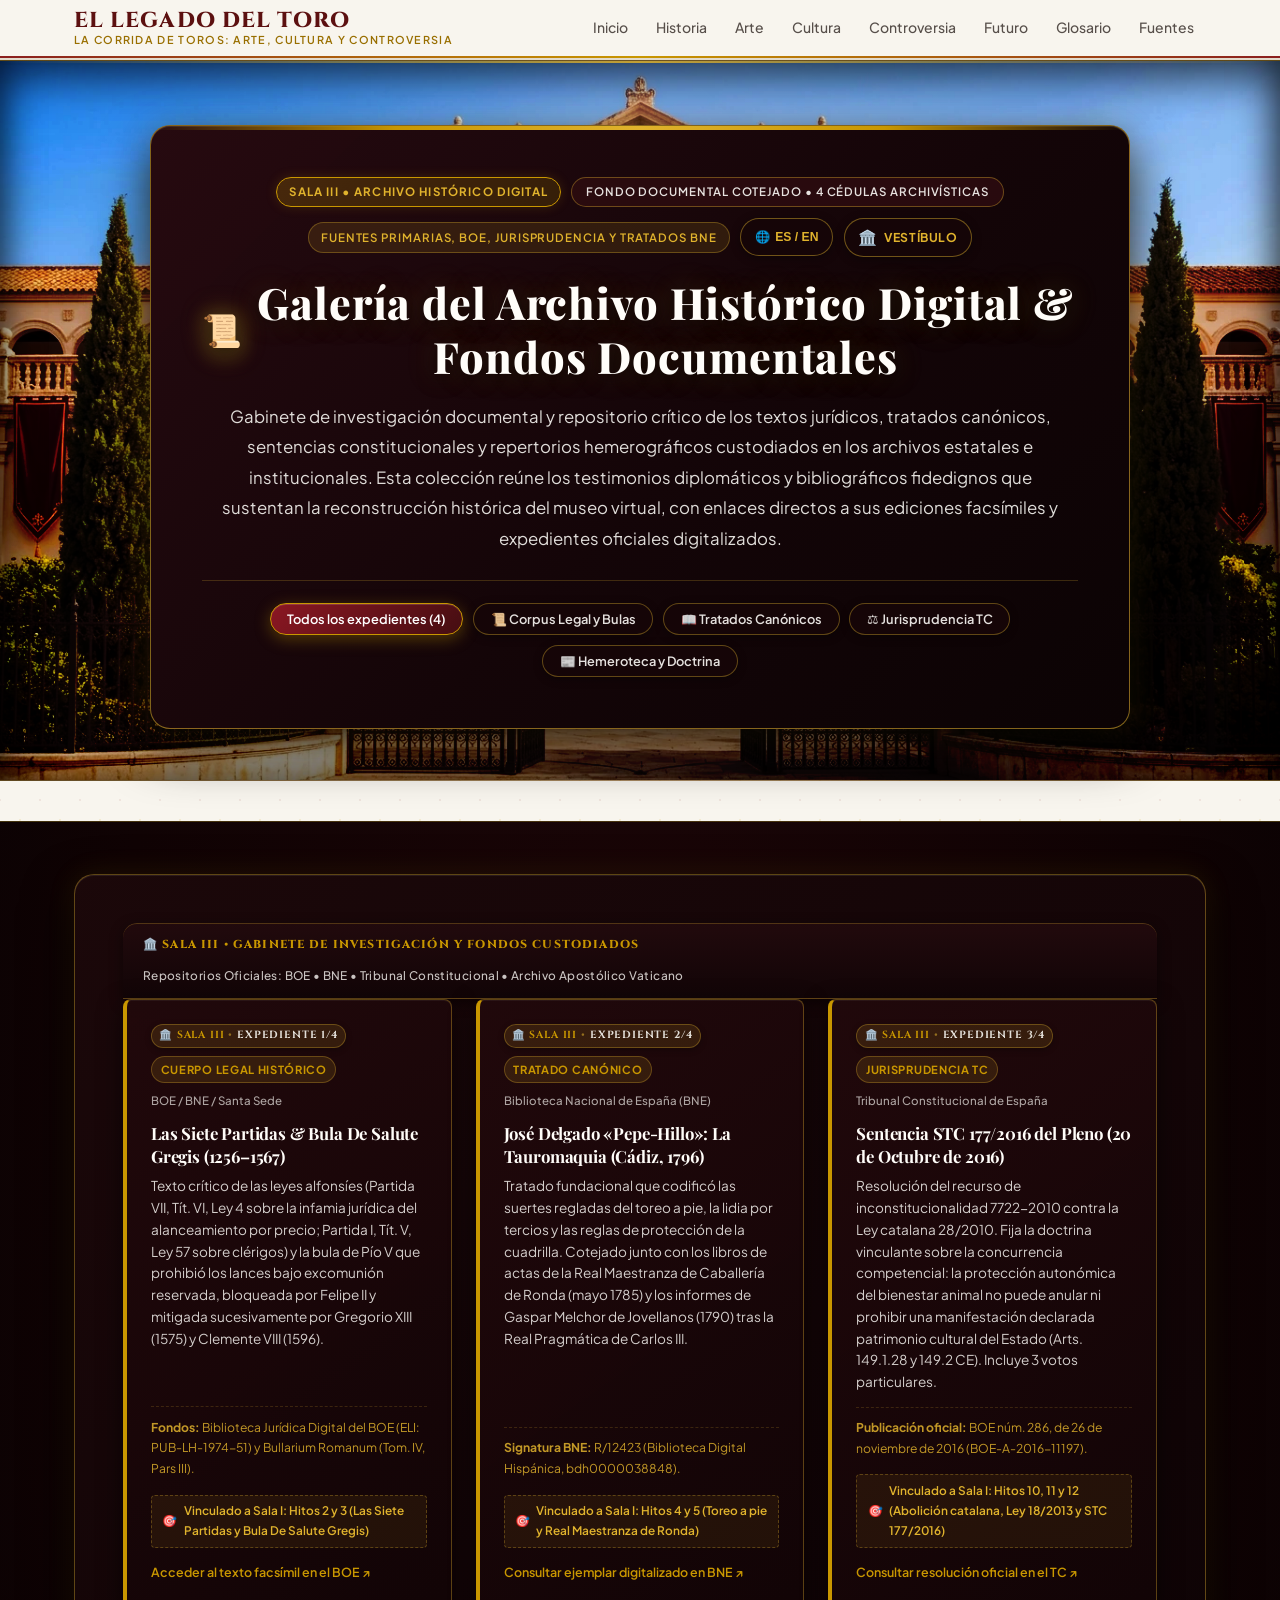
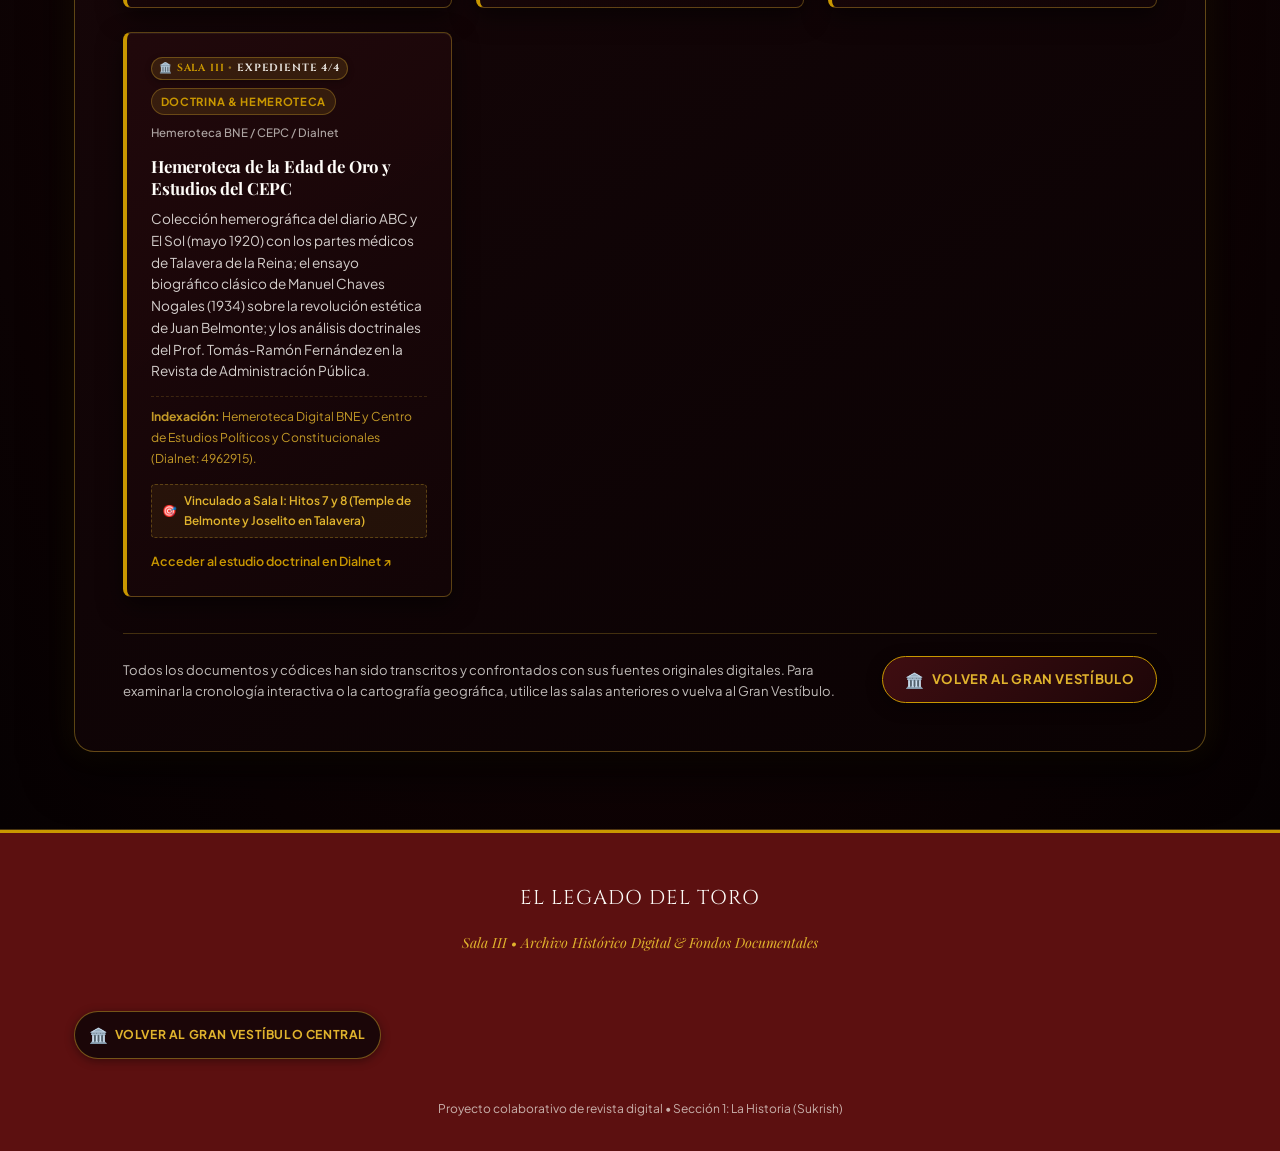
<file: sections/historia/sala-3-archivo.html>
<!DOCTYPE html>
<html lang="es">
<head>
  <meta charset="UTF-8">
  <meta name="viewport" content="width=device-width, initial-scale=1.0">
  <meta name="description" content="Sala III: Archivo Histórico Digital - Gabinete de investigación documental y repositorio crítico de textos jurídicos, tratados canónicos, sentencias y doctrina. Revista digital El Legado del Toro.">
  <title>Sala III: Archivo Histórico Digital | El Legado del Toro</title>

  <!-- Estilos compartidos del proyecto y específicos de historia -->
  <link rel="stylesheet" href="../../css/shared.css">
  <link rel="stylesheet" href="style.css?v=20261018c">

  <!-- Scripts: Navegación compartida y controlador dedicado de Sala III -->
  <script src="../../js/nav.js?v=2" defer></script>
  <script src="sala-3.js?v=2" defer></script>
</head>
<body>

  <!-- Contenedor para inyección de la barra de navegación compartida -->
  <div id="site-nav-container"></div>

  <main id="main-content">

    <!-- ===================================================================
         PÓRTICO ARQUITECTÓNICO DE SALA III: ARCHIVO HISTÓRICO DIGITAL
         =================================================================== -->
    <div class="hist-room-entry-portal hist-room-entry-sala-3" id="hist-room-entry-sala-3" aria-labelledby="referencias-heading">
      <div class="site-container">
        <div class="hist-room-portal-header">
          <div class="hist-room-kicker-wrap">
            <span class="badge badge-gold hist-museum-room-badge">
              <span class="hist-lang-es">SALA III • ARCHIVO HISTÓRICO DIGITAL</span>
              <span class="hist-lang-en" style="display:none;">GALLERY III • DIGITAL ARCHIVE</span>
            </span>
            <span class="badge hist-badge-curatorial" id="references-badge">
              <span class="hist-lang-es">Fondo Documental Cotejado • 4 Cédulas Archivísticas</span>
              <span class="hist-lang-en" style="display:none;">Verified Document Repository • 4 Archival Exhibits</span>
            </span>
            <span class="hist-map-kicker-meta" id="hist-archive-meta">
              <span class="hist-lang-es">Fuentes Primarias, BOE, Jurisprudencia y Tratados BNE</span>
              <span class="hist-lang-en" style="display:none;">Primary Sources, BOE, Jurisprudence &amp; BNE Treatises</span>
            </span>
            <button type="button" class="hist-btn-translate hist-header-translate-btn" id="btn-toggle-language" aria-label="Cambiar idioma (ES / EN)">
              <span class="hist-translate-icon" aria-hidden="true">🌐</span>
              <span class="hist-translate-label">ES / EN</span>
            </button>
            <a href="index.html?lang=es#hall" class="hist-btn-room-return-hall" aria-label="Volver al Gran Vestíbulo Central del Museo">
              <span class="hist-return-icon" aria-hidden="true">🏛️</span>
              <span class="hist-lang-es">Vestíbulo</span>
              <span class="hist-lang-en" style="display:none;">Central Hall</span>
            </a>
          </div>

          <h1 class="hist-room-portal-title" id="referencias-heading">
            <span class="hist-room-title-icon" aria-hidden="true">📜</span>
            <span class="hist-lang-es">Galería del Archivo Histórico Digital &amp; Fondos Documentales</span>
            <span class="hist-lang-en" style="display:none;">Digital Historical Archive &amp; Document Repositories Gallery</span>
          </h1>

          <p class="hist-room-portal-desc">
            <span class="hist-lang-es">Gabinete de investigación documental y repositorio crítico de los textos jurídicos, tratados canónicos, sentencias constitucionales y repertorios hemerográficos custodiados en los archivos estatales e institucionales. Esta colección reúne los testimonios diplomáticos y bibliográficos fidedignos que sustentan la reconstrucción histórica del museo virtual, con enlaces directos a sus ediciones facsímiles y expedientes oficiales digitalizados.</span>
            <span class="hist-lang-en" style="display:none;">Documentary research cabinet and critical repository of statutory codices, canonical treatises, constitutional rulings, and press archives preserved across state and institutional holdings. This collection brings together authoritative diplomatic and bibliographical records supporting the virtual museum's historical reconstruction, with direct links to facsimile editions and official digitized dossiers.</span>
          </p>

          <!-- Filtros interactivos del Archivo -->
          <div class="hist-archive-filters" role="tablist" aria-label="Filtros de expedientes documentales">
            <button type="button" class="hist-archive-filter-btn hist-filter-active" data-filter="all" role="tab" aria-selected="true" id="filter-tab-all">
              <span class="hist-lang-es">Todos los expedientes (4)</span>
              <span class="hist-lang-en" style="display:none;">All Exhibits (4)</span>
            </button>
            <button type="button" class="hist-archive-filter-btn" data-filter="legal" role="tab" aria-selected="false" id="filter-tab-legal">
              <span class="hist-lang-es">📜 Corpus Legal y Bulas</span>
              <span class="hist-lang-en" style="display:none;">📜 Statutory Law &amp; Bulls</span>
            </button>
            <button type="button" class="hist-archive-filter-btn" data-filter="tratado" role="tab" aria-selected="false" id="filter-tab-tratado">
              <span class="hist-lang-es">📖 Tratados Canónicos</span>
              <span class="hist-lang-en" style="display:none;">📖 Canonical Treatises</span>
            </button>
            <button type="button" class="hist-archive-filter-btn" data-filter="jurisprudencia" role="tab" aria-selected="false" id="filter-tab-jurisprudencia">
              <span class="hist-lang-es">⚖️ Jurisprudencia TC</span>
              <span class="hist-lang-en" style="display:none;">⚖️ Constitutional Court</span>
            </button>
            <button type="button" class="hist-archive-filter-btn" data-filter="doctrina" role="tab" aria-selected="false" id="filter-tab-doctrina">
              <span class="hist-lang-es">📰 Hemeroteca y Doctrina</span>
              <span class="hist-lang-en" style="display:none;">📰 Press &amp; Scholarship</span>
            </button>
          </div>
        </div>
      </div>
    </div>

    <!-- ===================================================================
         SALA III: ARCHIVO HISTÓRICO DIGITAL (BIBLIOGRAFÍA Y FONDOS DOCUMENTALES)
         =================================================================== -->
    <section class="historia-referencias-section hist-museum-room" id="historia-referencias-section" aria-labelledby="referencias-heading" data-room="archive">
      <div class="site-container hist-archive-main-container">
        <div class="referencias-wrapper" id="referencias-container">
          
          <!-- Placa de Vitrina de la Sala de Investigación -->
          <div class="hist-archive-vitrine-plate" aria-hidden="true">
            <div class="hist-vitrine-plate-inner">
              <span class="hist-vitrine-kicker">🏛️ SALA III • GABINETE DE INVESTIGACIÓN Y FONDOS CUSTODIADOS</span>
              <span class="hist-vitrine-title">
                <span class="hist-lang-es">Repositorios Oficiales: BOE • BNE • Tribunal Constitucional • Archivo Apostólico Vaticano</span>
                <span class="hist-lang-en" style="display:none;">Official Repositories: BOE • BNE • Constitutional Court • Vatican Apostolic Archive</span>
              </span>
            </div>
          </div>

          <div class="referencias-grid" id="hist-referencias-grid">
            
            <!-- Cédula 1: Corpus Jurídico Histórico & Bulas Pontificias -->
            <article class="referencia-card" data-category="legal" id="ref-card-legal">
              <div class="referencia-card-top">
                <div class="hist-card-museum-tag">
                  <span class="hist-tag-room">🏛️ SALA III</span>
                  <span class="hist-tag-divider" aria-hidden="true">•</span>
                  <span class="hist-tag-stop">EXPEDIENTE 1/4</span>
                </div>
                <span class="referencia-card-type">
                  <span class="hist-lang-es">Cuerpo Legal Histórico</span>
                  <span class="hist-lang-en" style="display:none;">Historical Statutory Body</span>
                </span>
                <span class="referencia-card-institution">BOE / BNE / Santa Sede</span>
              </div>
              <h3 class="referencia-card-title">
                <span class="hist-lang-es">Las Siete Partidas &amp; Bula De Salute Gregis (1256–1567)</span>
                <span class="hist-lang-en" style="display:none;">Las Siete Partidas &amp; Papal Bull De Salute Gregis (1256–1567)</span>
              </h3>
              <p class="referencia-card-desc">
                <span class="hist-lang-es">Texto crítico de las leyes alfonsíes (Partida VII, Tít. VI, Ley 4 sobre la infamia jurídica del alanceamiento por precio; Partida I, Tít. V, Ley 57 sobre clérigos) y la bula de Pío V que prohibió los lances bajo excomunión reservada, bloqueada por Felipe II y mitigada sucesivamente por Gregorio XIII (1575) y Clemente VIII (1596).</span>
                <span class="hist-lang-en" style="display:none;">Critical text of the Alphonsine code (Partida VII, Title VI, Law 4 on the legal infamy of mercenary bull-spearing; Partida I, Title V, Law 57 on clerics) and the papal bull of Pius V banning bullfights under reserved excommunication, countered by Philip II and successively eased by Gregory XIII (1575) and Clement VIII (1596).</span>
              </p>
              <div class="referencia-card-meta">
                <strong>
                  <span class="hist-lang-es">Fondos:</span>
                  <span class="hist-lang-en" style="display:none;">Holdings:</span>
                </strong> 
                <span class="hist-lang-es">Biblioteca Jurídica Digital del BOE (ELI: PUB-LH-1974-51) y Bullarium Romanum (Tom. IV, Pars III).</span>
                <span class="hist-lang-en" style="display:none;">Official State Gazette Law Library (ELI: PUB-LH-1974-51) and Bullarium Romanum (Vol. IV, Part III).</span>
              </div>
              <div class="hist-archive-milestone-ref">
                <span aria-hidden="true">🎯</span>
                <span class="hist-lang-es">Vinculado a Sala I: Hitos 2 y 3 (Las Siete Partidas y Bula De Salute Gregis)</span>
                <span class="hist-lang-en" style="display:none;">Linked to Gallery I: Milestones 2 &amp; 3 (Las Siete Partidas &amp; Papal Bull)</span>
              </div>
              <a href="https://www.boe.es/biblioteca_juridica/publicacion.php?id=PUB-LH-1974-51" target="_blank" rel="noopener noreferrer" class="referencia-card-link" aria-label="Consultar edición facsímil de Las Siete Partidas en el BOE" id="link-doc-boe">
                <span class="hist-lang-es">Acceder al texto facsímil en el BOE ↗</span>
                <span class="hist-lang-en" style="display:none;">Access Facsimile Edition at BOE ↗</span>
              </a>
            </article>

            <!-- Cédula 2: Tratados Clásicos y Reales Maestranzas -->
            <article class="referencia-card" data-category="tratado" id="ref-card-tratado">
              <div class="referencia-card-top">
                <div class="hist-card-museum-tag">
                  <span class="hist-tag-room">🏛️ SALA III</span>
                  <span class="hist-tag-divider" aria-hidden="true">•</span>
                  <span class="hist-tag-stop">EXPEDIENTE 2/4</span>
                </div>
                <span class="referencia-card-type">
                  <span class="hist-lang-es">Tratado Canónico</span>
                  <span class="hist-lang-en" style="display:none;">Canonical Treatise</span>
                </span>
                <span class="referencia-card-institution">Biblioteca Nacional de España (BNE)</span>
              </div>
              <h3 class="referencia-card-title">
                <span class="hist-lang-es">José Delgado «Pepe-Hillo»: La Tauromaquia (Cádiz, 1796)</span>
                <span class="hist-lang-en" style="display:none;">José Delgado «Pepe-Hillo»: La Tauromaquia (Cádiz, 1796)</span>
              </h3>
              <p class="referencia-card-desc">
                <span class="hist-lang-es">Tratado fundacional que codificó las suertes regladas del toreo a pie, la lidia por tercios y las reglas de protección de la cuadrilla. Cotejado junto con los libros de actas de la Real Maestranza de Caballería de Ronda (mayo 1785) y los informes de Gaspar Melchor de Jovellanos (1790) tras la Real Pragmática de Carlos III.</span>
                <span class="hist-lang-en" style="display:none;">Foundational treatise codifying regulated foot bullfighting, the three-act structure (tercios), and entourage protection. Cross-referenced with the minute books of the Royal Cavalry of Ronda (May 1785) and the memorandums of Gaspar Melchor de Jovellanos (1790) following the Pragmatic Sanction of Charles III.</span>
              </p>
              <div class="referencia-card-meta">
                <strong>
                  <span class="hist-lang-es">Signatura BNE:</span>
                  <span class="hist-lang-en" style="display:none;">BNE Shelfmark:</span>
                </strong> R/12423 (Biblioteca Digital Hispánica, bdh0000038848).
              </div>
              <div class="hist-archive-milestone-ref">
                <span aria-hidden="true">🎯</span>
                <span class="hist-lang-es">Vinculado a Sala I: Hitos 4 y 5 (Toreo a pie y Real Maestranza de Ronda)</span>
                <span class="hist-lang-en" style="display:none;">Linked to Gallery I: Milestones 4 &amp; 5 (Foot Bullfighting &amp; Ronda Cavalry)</span>
              </div>
              <a href="https://bdh.bne.es/bnesearch/detalle/bdh0000038848" target="_blank" rel="noopener noreferrer" class="referencia-card-link" aria-label="Abrir códice digitalizado de Pepe-Hillo en la Biblioteca Digital Hispánica" id="link-doc-bne">
                <span class="hist-lang-es">Consultar ejemplar digitalizado en BNE ↗</span>
                <span class="hist-lang-en" style="display:none;">Inspect Digitized Volume at BNE ↗</span>
              </a>
            </article>

            <!-- Cédula 3: Jurisprudencia Constitucional Española -->
            <article class="referencia-card" data-category="jurisprudencia" id="ref-card-jurisprudencia">
              <div class="referencia-card-top">
                <div class="hist-card-museum-tag">
                  <span class="hist-tag-room">🏛️ SALA III</span>
                  <span class="hist-tag-divider" aria-hidden="true">•</span>
                  <span class="hist-tag-stop">EXPEDIENTE 3/4</span>
                </div>
                <span class="referencia-card-type">
                  <span class="hist-lang-es">Jurisprudencia TC</span>
                  <span class="hist-lang-en" style="display:none;">Constitutional Rulings</span>
                </span>
                <span class="referencia-card-institution">Tribunal Constitucional de España</span>
              </div>
              <h3 class="referencia-card-title">
                <span class="hist-lang-es">Sentencia STC 177/2016 del Pleno (20 de Octubre de 2016)</span>
                <span class="hist-lang-en" style="display:none;">Plenary Ruling STC 177/2016 (October 20, 2016)</span>
              </h3>
              <p class="referencia-card-desc">
                <span class="hist-lang-es">Resolución del recurso de inconstitucionalidad 7722-2010 contra la Ley catalana 28/2010. Fija la doctrina vinculante sobre la concurrencia competencial: la protección autonómica del bienestar animal no puede anular ni prohibir una manifestación declarada patrimonio cultural del Estado (Arts. 149.1.28 y 149.2 CE). Incluye 3 votos particulares.</span>
                <span class="hist-lang-en" style="display:none;">Resolution of constitutional challenge 7722-2010 against Catalan Law 28/2010. Sets binding doctrine on concurrent powers: regional animal welfare protection cannot nullify or ban an activity recognized as national cultural heritage (Arts. 149.1.28 &amp; 149.2 Spanish Constitution). Includes 3 dissenting opinions.</span>
              </p>
              <div class="referencia-card-meta">
                <strong>
                  <span class="hist-lang-es">Publicación oficial:</span>
                  <span class="hist-lang-en" style="display:none;">Official Gazette:</span>
                </strong> BOE núm. 286, de 26 de noviembre de 2016 (BOE-A-2016-11197).
              </div>
              <div class="hist-archive-milestone-ref">
                <span aria-hidden="true">🎯</span>
                <span class="hist-lang-es">Vinculado a Sala I: Hitos 10, 11 y 12 (Abolición catalana, Ley 18/2013 y STC 177/2016)</span>
                <span class="hist-lang-en" style="display:none;">Linked to Gallery I: Milestones 10, 11 &amp; 12 (Catalan Ban, Law 18/2013 &amp; STC 177/2016)</span>
              </div>
              <a href="https://hj.tribunalconstitucional.es/es/Resolucion/Show/25134" target="_blank" rel="noopener noreferrer" class="referencia-card-link" aria-label="Consultar la Sentencia 177/2016 en la sede del Tribunal Constitucional" id="link-doc-tc">
                <span class="hist-lang-es">Consultar resolución oficial en el TC ↗</span>
                <span class="hist-lang-en" style="display:none;">Read Official Ruling at Constitutional Court ↗</span>
              </a>
            </article>

            <!-- Cédula 4: Estudios Historiográficos y Crónicas de Época -->
            <article class="referencia-card" data-category="doctrina" id="ref-card-doctrina">
              <div class="referencia-card-top">
                <div class="hist-card-museum-tag">
                  <span class="hist-tag-room">🏛️ SALA III</span>
                  <span class="hist-tag-divider" aria-hidden="true">•</span>
                  <span class="hist-tag-stop">EXPEDIENTE 4/4</span>
                </div>
                <span class="referencia-card-type">
                  <span class="hist-lang-es">Doctrina &amp; Hemeroteca</span>
                  <span class="hist-lang-en" style="display:none;">Doctrine &amp; Press Archives</span>
                </span>
                <span class="referencia-card-institution">Hemeroteca BNE / CEPC / Dialnet</span>
              </div>
              <h3 class="referencia-card-title">
                <span class="hist-lang-es">Hemeroteca de la Edad de Oro y Estudios del CEPC</span>
                <span class="hist-lang-en" style="display:none;">Golden Age Press Archives &amp; CEPC Scholarly Studies</span>
              </h3>
              <p class="referencia-card-desc">
                <span class="hist-lang-es">Colección hemerográfica del diario ABC y El Sol (mayo 1920) con los partes médicos de Talavera de la Reina; el ensayo biográfico clásico de Manuel Chaves Nogales (1934) sobre la revolución estética de Juan Belmonte; y los análisis doctrinales del Prof. Tomás-Ramón Fernández en la Revista de Administración Pública.</span>
                <span class="hist-lang-en" style="display:none;">Press collection from ABC and El Sol (May 1920) including medical bulletins from Talavera de la Reina; Manuel Chaves Nogales' classic biography (1934) on Juan Belmonte's aesthetic revolution; and doctoral analyses by Prof. Tomás-Ramón Fernández in the Public Administration Review.</span>
              </p>
              <div class="referencia-card-meta">
                <strong>
                  <span class="hist-lang-es">Indexación:</span>
                  <span class="hist-lang-en" style="display:none;">Indexing:</span>
                </strong> Hemeroteca Digital BNE y Centro de Estudios Políticos y Constitucionales (Dialnet: 4962915).
              </div>
              <div class="hist-archive-milestone-ref">
                <span aria-hidden="true">🎯</span>
                <span class="hist-lang-es">Vinculado a Sala I: Hitos 7 y 8 (Temple de Belmonte y Joselito en Talavera)</span>
                <span class="hist-lang-en" style="display:none;">Linked to Gallery I: Milestones 7 &amp; 8 (Belmonte's Style &amp; Joselito's Tragedy)</span>
              </div>
              <a href="https://dialnet.unirioja.es/servlet/articulo?codigo=4962915" target="_blank" rel="noopener noreferrer" class="referencia-card-link" aria-label="Acceder al estudio doctrinal de Tomás-Ramón Fernández en Dialnet" id="link-doc-dialnet">
                <span class="hist-lang-es">Acceder al estudio doctrinal en Dialnet ↗</span>
                <span class="hist-lang-en" style="display:none;">Access Scholarly Paper at Dialnet ↗</span>
              </a>
            </article>

          </div>

          <!-- Pie Curatorial de Sala III -->
          <div class="hist-archive-footer">
            <div class="hist-archive-footer-inner">
              <div class="hist-archive-footer-text">
                <span class="hist-lang-es">Todos los documentos y códices han sido transcritos y confrontados con sus fuentes originales digitales. Para examinar la cronología interactiva o la cartografía geográfica, utilice las salas anteriores o vuelva al Gran Vestíbulo.</span>
                <span class="hist-lang-en" style="display:none;">All documents and codices have been transcribed and cross-checked against authoritative digital sources. To explore the interactive timeline or geographical cartography, navigate to previous galleries or return to the Central Hall.</span>
              </div>
              <div class="hist-archive-footer-actions">
                <a href="index.html?lang=es#hall" class="hist-btn-room-return-hall hist-archive-return-btn" aria-label="Volver al Gran Vestíbulo Central del Museo" id="btn-archive-return-hall">
                  <span class="hist-return-icon" aria-hidden="true">🏛️</span>
                  <span class="hist-lang-es">Volver al Gran Vestíbulo</span>
                  <span class="hist-lang-en" style="display:none;">Return to Central Hall</span>
                </a>
              </div>
            </div>
          </div>

        </div>
      </div>
    </section>

  </main>

  <!-- ===================================================================
       PIE DE PÁGINA DE SALA III
       =================================================================== -->
  <footer class="site-footer" id="site-footer">
    <div class="site-container">
      <div class="footer-content">
        <div class="footer-brand">El Legado del Toro</div>
        <p class="footer-subtitle">
          <span class="hist-lang-es">Sala III • Archivo Histórico Digital &amp; Fondos Documentales</span>
          <span class="hist-lang-en" style="display:none;">Gallery III • Digital Historical Archive &amp; Document Repositories</span>
        </p>
        <div class="hist-reflection-footer-actions" style="margin-top: 1.5rem;">
          <a href="index.html?lang=es#hall" class="hist-btn-room-return-hall" aria-label="Volver al Gran Vestíbulo Central del Museo">
            <span class="hist-return-icon" aria-hidden="true">🏛️</span>
            <span class="hist-lang-es">Volver al Gran Vestíbulo Central</span>
            <span class="hist-lang-en" style="display:none;">Return to Grand Central Hall</span>
          </a>
        </div>
        <p class="footer-copy" style="margin-top: 1.5rem;">
          <span class="hist-lang-es">Proyecto colaborativo de revista digital • Sección 1: La Historia (Sukrish)</span>
          <span class="hist-lang-en" style="display:none;">Digital magazine collaborative project • Section 1: The History (Sukrish)</span>
        </p>
      </div>
    </div>
  </footer>

</body>
</html>
</file>
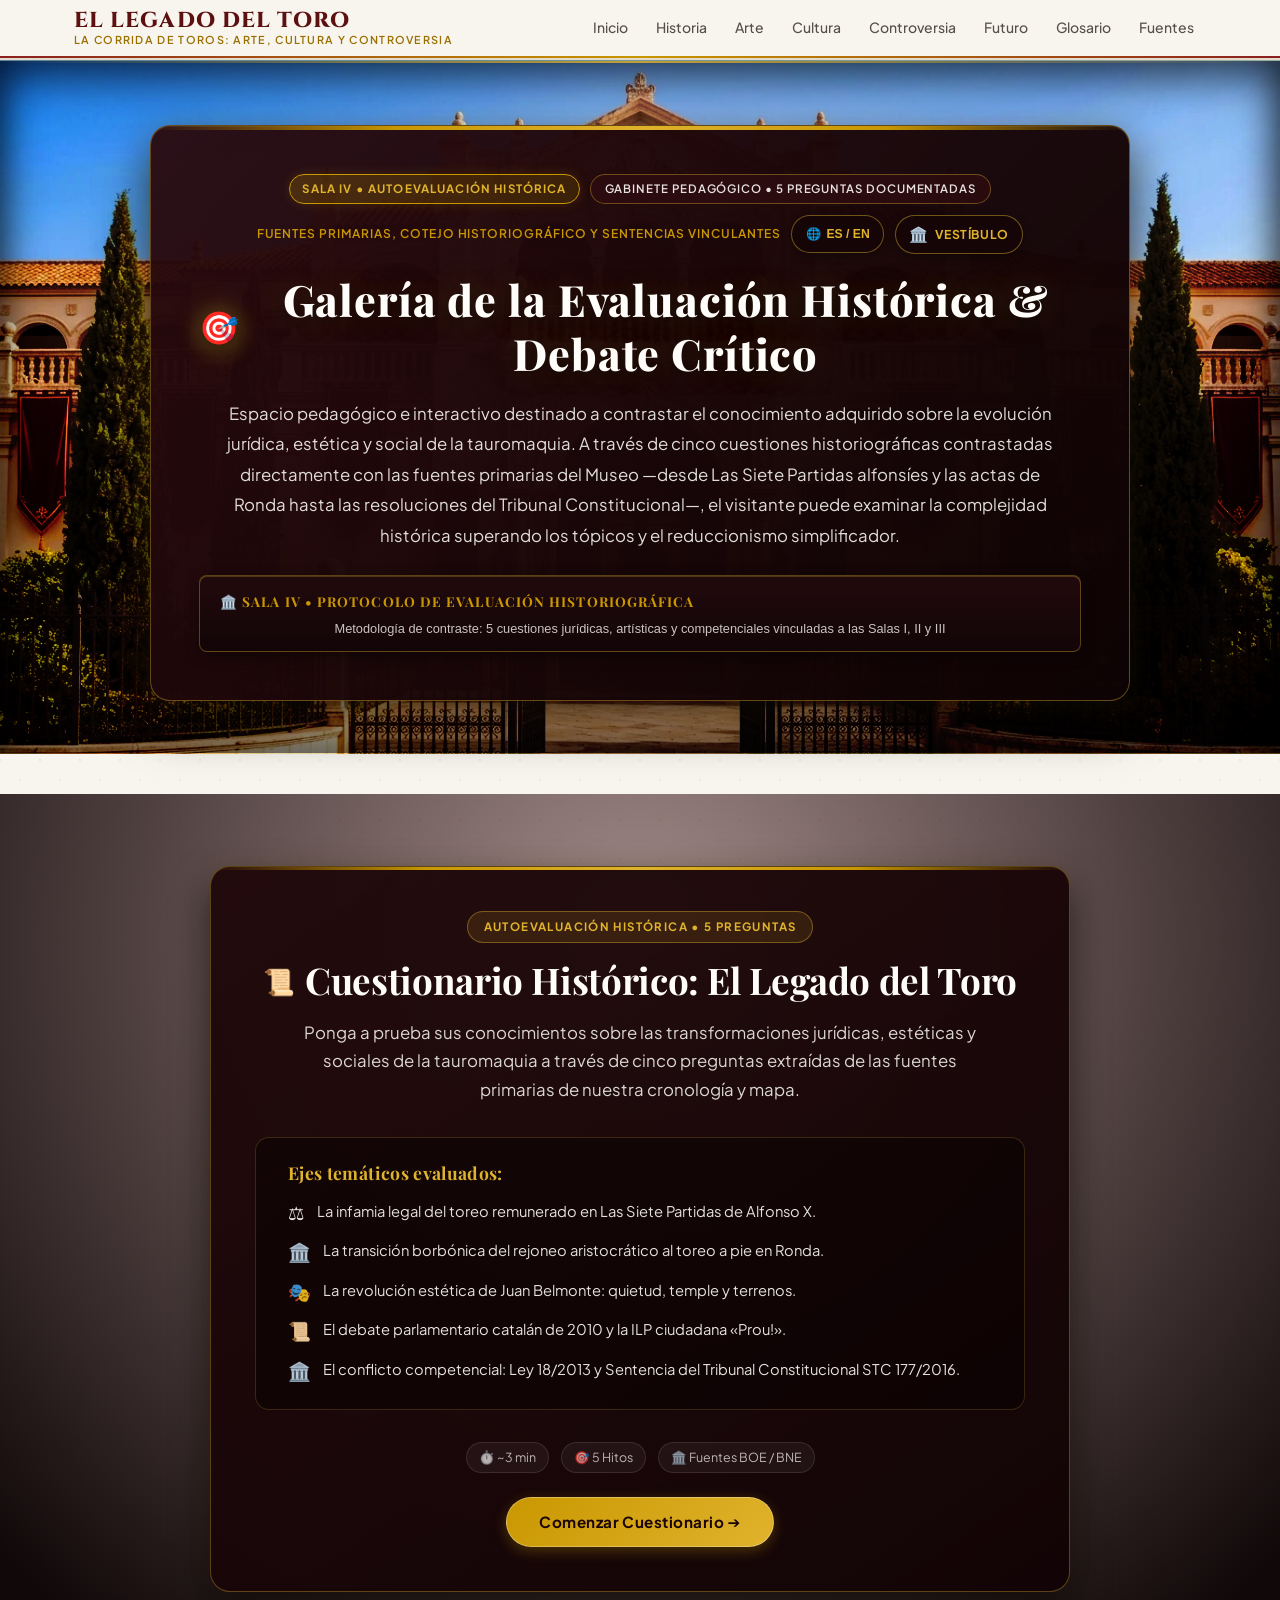
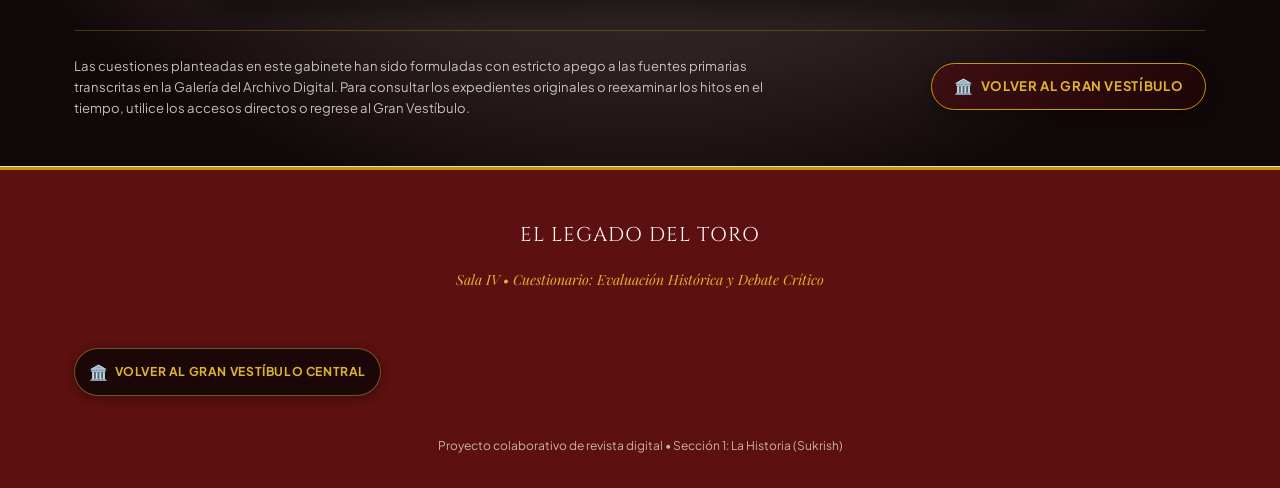
<file: sections/historia/sala-4-cuestionario.html>
<!DOCTYPE html>
<html lang="es">
<head>
  <meta charset="UTF-8">
  <meta name="viewport" content="width=device-width, initial-scale=1.0">
  <meta name="description" content="Sala IV: Autoevaluación Histórica - Cuestionario pedagógico interactivo sobre las fuentes primarias y evolución jurídica, estética y social de la tauromaquia. Revista digital El Legado del Toro.">
  <title>Sala IV: Cuestionario Histórico | El Legado del Toro</title>

  <!-- Estilos compartidos del proyecto y específicos de historia -->
  <link rel="stylesheet" href="../../css/shared.css">
  <link rel="stylesheet" href="style.css?v=20261018c">

  <!-- Scripts: Navegación compartida, motor de cuestionario y controlador de Sala IV -->
  <script src="../../js/nav.js?v=2" defer></script>
  <script src="quiz.js?v=2" defer></script>
  <script src="sala-4.js?v=2" defer></script>
</head>
<body>

  <!-- Contenedor para inyección de la barra de navegación compartida -->
  <div id="site-nav-container"></div>

  <main id="main-content">

    <!-- ===================================================================
         PÓRTICO ARQUITECTÓNICO DE SALA IV: EVALUACIÓN HISTÓRICA
         =================================================================== -->
    <div class="hist-room-entry-portal hist-room-entry-sala-4" id="hist-room-entry-sala-4" aria-labelledby="hist-sala-4-heading">
      <div class="site-container">
        <div class="hist-room-portal-header">
          <div class="hist-room-kicker-wrap">
            <span class="badge badge-gold hist-museum-room-badge">
              <span class="hist-lang-es">SALA IV • AUTOEVALUACIÓN HISTÓRICA</span>
              <span class="hist-lang-en" style="display:none;">GALLERY IV • HISTORICAL EVALUATION</span>
            </span>
            <span class="badge hist-badge-curatorial" id="quiz-curatorial-badge">
              <span class="hist-lang-es">Gabinete Pedagógico • 5 Preguntas Documentadas</span>
              <span class="hist-lang-en" style="display:none;">Pedagogical Cabinet • 5 Documented Inquiries</span>
            </span>
            <span class="hist-map-kicker-meta" id="hist-quiz-meta">
              <span class="hist-lang-es">Fuentes Primarias, Cotejo Historiográfico y Sentencias Vinculantes</span>
              <span class="hist-lang-en" style="display:none;">Primary Sources, Historiographical Cross-Checks &amp; Binding Rulings</span>
            </span>
            <button type="button" class="hist-btn-translate hist-header-translate-btn" id="btn-toggle-language" aria-label="Cambiar idioma (ES / EN)">
              <span class="hist-translate-icon" aria-hidden="true">🌐</span>
              <span class="hist-translate-label">ES / EN</span>
            </button>
            <a href="index.html?lang=es#hall" class="hist-btn-room-return-hall" aria-label="Volver al Gran Vestíbulo Central del Museo">
              <span class="hist-return-icon" aria-hidden="true">🏛️</span>
              <span class="hist-lang-es">Vestíbulo</span>
              <span class="hist-lang-en" style="display:none;">Central Hall</span>
            </a>
          </div>

          <h1 class="hist-room-portal-title" id="hist-sala-4-heading">
            <span class="hist-room-title-icon" aria-hidden="true">🎯</span>
            <span class="hist-lang-es">Galería de la Evaluación Histórica &amp; Debate Crítico</span>
            <span class="hist-lang-en" style="display:none;">Historical Assessment &amp; Critical Debate Gallery</span>
          </h1>

          <p class="hist-room-portal-desc">
            <span class="hist-lang-es">Espacio pedagógico e interactivo destinado a contrastar el conocimiento adquirido sobre la evolución jurídica, estética y social de la tauromaquia. A través de cinco cuestiones historiográficas contrastadas directamente con las fuentes primarias del Museo —desde Las Siete Partidas alfonsíes y las actas de Ronda hasta las resoluciones del Tribunal Constitucional—, el visitante puede examinar la complejidad histórica superando los tópicos y el reduccionismo simplificador.</span>
            <span class="hist-lang-en" style="display:none;">Interactive pedagogical space designed to assess insights gained across the legal, aesthetic, and social evolution of tauromaquia. Through five historiographical inquiries cross-referenced directly with the Museum's primary sources — from Alfonso X's Siete Partidas and Ronda's archive records to the Constitutional Court's jurisprudence —, visitors are invited to critically examine historical complexity beyond superficial simplifications.</span>
          </p>

          <!-- Placa de Metodología y Vitrina de Evaluación -->
          <div class="hist-quiz-vitrine-plate">
            <div class="hist-quiz-vitrine-plate-header">
              <span class="hist-vitrine-kicker">🏛️ SALA IV • PROTOCOLO DE EVALUACIÓN HISTORIOGRÁFICA</span>
              <span class="hist-vitrine-sub">
                <span class="hist-lang-es">Metodología de contraste: 5 cuestiones jurídicas, artísticas y competenciales vinculadas a las Salas I, II y III</span>
                <span class="hist-lang-en" style="display:none;">Cross-checking methodology: 5 statutory, artistic, and jurisdictional questions linked to Galleries I, II &amp; III</span>
              </span>
            </div>
          </div>
        </div>
      </div>
    </div>

    <!-- ===================================================================
         SALA IV: CUESTIONARIO HISTÓRICO INTERACTIVO (GABINETE PEDAGÓGICO)
         =================================================================== -->
    <section id="hist-quiz-section" class="hist-quiz-section hist-museum-room" aria-labelledby="hist-sala-4-heading" data-room="quiz">
      <div class="site-container">
        
        <!-- Contenedor inyectado dinámicamente por quiz.js -->
        <div id="hist-quiz-container" class="hist-quiz-container"></div>

        <!-- Pie Curatorial de Sala IV -->
        <div class="hist-quiz-room-footer">
          <div class="hist-quiz-room-footer-inner">
            <div class="hist-quiz-room-footer-text">
              <span class="hist-lang-es">Las cuestiones planteadas en este gabinete han sido formuladas con estricto apego a las fuentes primarias transcritas en la Galería del Archivo Digital. Para consultar los expedientes originales o reexaminar los hitos en el tiempo, utilice los accesos directos o regrese al Gran Vestíbulo.</span>
              <span class="hist-lang-en" style="display:none;">The inquiries formulated in this cabinet have been designed with strict adherence to the primary sources transcribed in the Digital Archive Gallery. To inspect original records or re-examine milestones across time, use the shortcuts or return to the Central Hall.</span>
            </div>
            <div class="hist-quiz-room-footer-actions">
              <a href="index.html?lang=es#hall" class="hist-btn-room-return-hall hist-quiz-return-btn" aria-label="Volver al Gran Vestíbulo Central del Museo">
                <span class="hist-return-icon" aria-hidden="true">🏛️</span>
                <span class="hist-lang-es">Volver al Gran Vestíbulo</span>
                <span class="hist-lang-en" style="display:none;">Return to Central Hall</span>
              </a>
            </div>
          </div>
        </div>

      </div>
    </section>

  </main>

  <!-- ===================================================================
       PIE DE PÁGINA DE SALA IV
       =================================================================== -->
  <footer class="site-footer" id="site-footer">
    <div class="site-container">
      <div class="footer-content">
        <div class="footer-brand">El Legado del Toro</div>
        <p class="footer-subtitle">
          <span class="hist-lang-es">Sala IV • Cuestionario: Evaluación Histórica y Debate Crítico</span>
          <span class="hist-lang-en" style="display:none;">Gallery IV • Historical Evaluation &amp; Critical Debate</span>
        </p>
        <div class="hist-reflection-footer-actions" style="margin-top: 1.5rem;">
          <a href="index.html?lang=es#hall" class="hist-btn-room-return-hall" aria-label="Volver al Gran Vestíbulo Central del Museo">
            <span class="hist-return-icon" aria-hidden="true">🏛️</span>
            <span class="hist-lang-es">Volver al Gran Vestíbulo Central</span>
            <span class="hist-lang-en" style="display:none;">Return to Grand Central Hall</span>
          </a>
        </div>
        <p class="footer-copy" style="margin-top: 1.5rem;">
          <span class="hist-lang-es">Proyecto colaborativo de revista digital • Sección 1: La Historia (Sukrish)</span>
          <span class="hist-lang-en" style="display:none;">Digital magazine collaborative project • Section 1: The History (Sukrish)</span>
        </p>
      </div>
    </div>
  </footer>

</body>
</html>
</file>
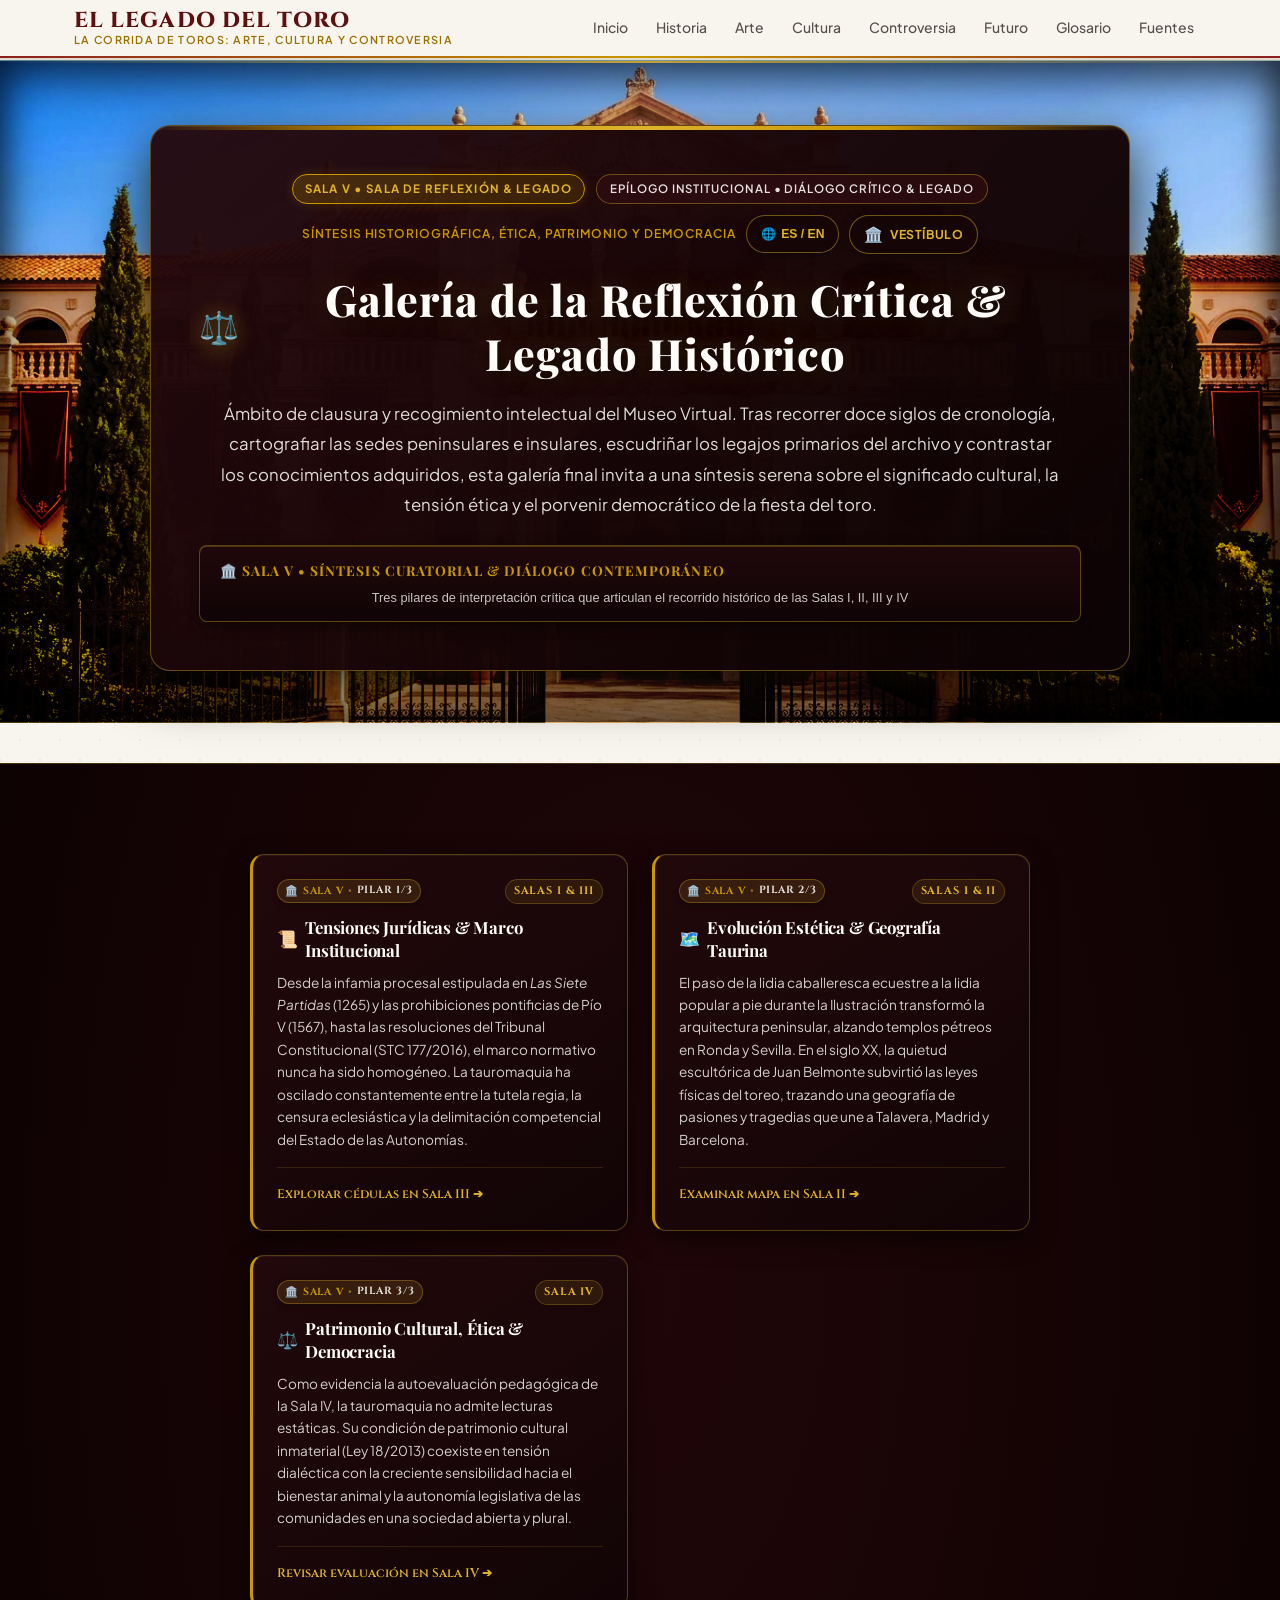
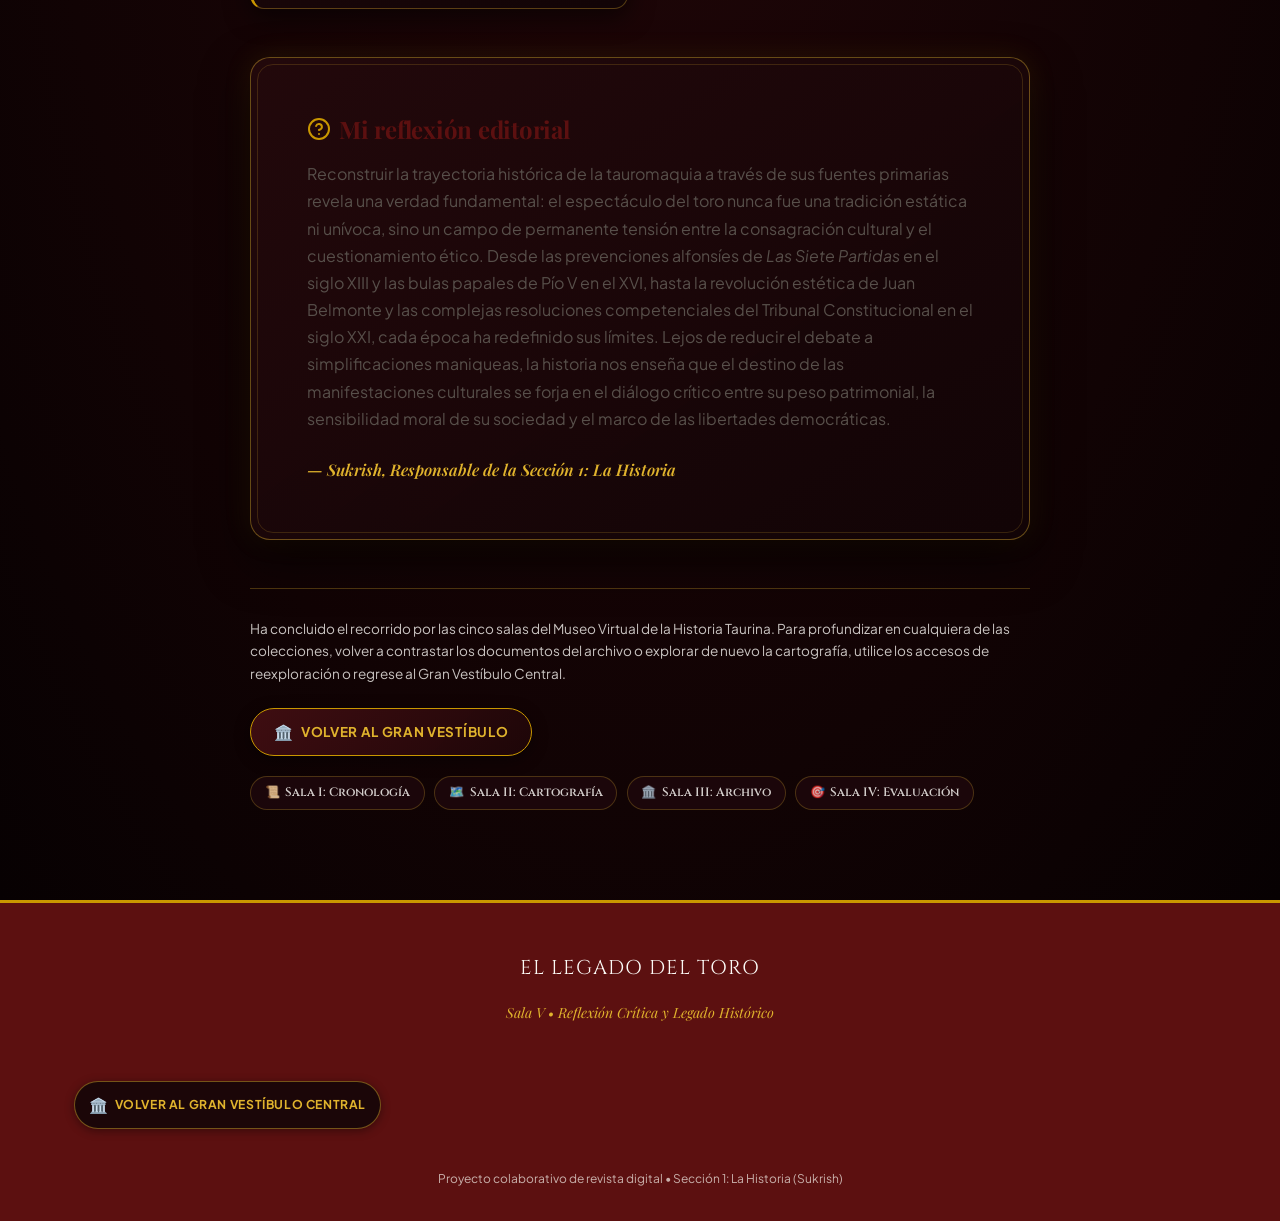
<file: sections/historia/sala-5-reflexion.html>
<!DOCTYPE html>
<html lang="es">
<head>
  <meta charset="UTF-8">
  <meta name="viewport" content="width=device-width, initial-scale=1.0">
  <meta name="description" content="Sala V: Reflexión Crítica y Legado - Galería de clausura, debate ético, marco constitucional y síntesis historiográfica sobre el toro en la sociedad abierta. Revista digital El Legado del Toro.">
  <title>Sala V: Reflexión Crítica y Legado Histórico | El Legado del Toro</title>

  <!-- Estilos compartidos del proyecto y específicos de historia -->
  <link rel="stylesheet" href="../../css/shared.css">
  <link rel="stylesheet" href="style.css?v=20261018c">

  <!-- Scripts: Navegación compartida y controlador dedicado de Sala V -->
  <script src="../../js/nav.js?v=2" defer></script>
  <script src="sala-5.js?v=2" defer></script>
</head>
<body>

  <!-- Contenedor para inyección de la barra de navegación compartida -->
  <div id="site-nav-container"></div>

  <main id="main-content">

    <!-- ===================================================================
         PÓRTICO ARQUITECTÓNICO DE SALA V: REFLEXIÓN & LEGADO
         =================================================================== -->
    <div class="hist-room-entry-portal hist-room-entry-sala-5" id="hist-room-entry-sala-5" aria-labelledby="hist-sala-5-heading">
      <div class="site-container">
        <div class="hist-room-portal-header">
          <div class="hist-room-kicker-wrap">
            <span class="badge badge-gold hist-museum-room-badge">
              <span class="hist-lang-es">SALA V • SALA DE REFLEXIÓN &amp; LEGADO</span>
              <span class="hist-lang-en" style="display:none;">GALLERY V • REFLECTION &amp; LEGACY</span>
            </span>
            <span class="badge hist-badge-curatorial" id="reflection-curatorial-badge">
              <span class="hist-lang-es">Epílogo Institucional • Diálogo Crítico &amp; Legado</span>
              <span class="hist-lang-en" style="display:none;">Institutional Epilogue • Critical Dialogue &amp; Legacy</span>
            </span>
            <span class="hist-map-kicker-meta" id="hist-reflection-meta">
              <span class="hist-lang-es">Síntesis Historiográfica, Ética, Patrimonio y Democracia</span>
              <span class="hist-lang-en" style="display:none;">Historiographical Synthesis, Ethics, Heritage &amp; Democracy</span>
            </span>
            <button type="button" class="hist-btn-translate hist-header-translate-btn" id="btn-toggle-language" aria-label="Cambiar idioma (ES / EN)">
              <span class="hist-translate-icon" aria-hidden="true">🌐</span>
              <span class="hist-translate-label">ES / EN</span>
            </button>
            <a href="index.html?lang=es#hall" class="hist-btn-room-return-hall" aria-label="Volver al Gran Vestíbulo Central del Museo">
              <span class="hist-return-icon" aria-hidden="true">🏛️</span>
              <span class="hist-lang-es">Vestíbulo</span>
              <span class="hist-lang-en" style="display:none;">Central Hall</span>
            </a>
          </div>

          <h1 class="hist-room-portal-title" id="hist-sala-5-heading">
            <span class="hist-room-title-icon" aria-hidden="true">⚖️</span>
            <span class="hist-lang-es">Galería de la Reflexión Crítica &amp; Legado Histórico</span>
            <span class="hist-lang-en" style="display:none;">Critical Reflection &amp; Historical Legacy Gallery</span>
          </h1>

          <p class="hist-room-portal-desc">
            <span class="hist-lang-es">Ámbito de clausura y recogimiento intelectual del Museo Virtual. Tras recorrer doce siglos de cronología, cartografiar las sedes peninsulares e insulares, escudriñar los legajos primarios del archivo y contrastar los conocimientos adquiridos, esta galería final invita a una síntesis serena sobre el significado cultural, la tensión ética y el porvenir democrático de la fiesta del toro.</span>
            <span class="hist-lang-en" style="display:none;">Closing chamber and contemplative sanctuary of the Virtual Museum. Having traversed twelve centuries of chronology, mapped peninsular and island arenas, examined primary archive dossiers, and evaluated core historical milestones, this final gallery invites a reflective synthesis on the cultural significance, ethical tensions, and democratic future of tauromaquia.</span>
          </p>

          <!-- Placa de Vitrina Epistolar / Síntesis Curatorial -->
          <div class="hist-reflection-vitrine-plate">
            <div class="hist-reflection-vitrine-plate-header">
              <span class="hist-vitrine-kicker">🏛️ SALA V • SÍNTESIS CURATORIAL &amp; DIÁLOGO CONTEMPORÁNEO</span>
              <span class="hist-vitrine-sub">
                <span class="hist-lang-es">Tres pilares de interpretación crítica que articulan el recorrido histórico de las Salas I, II, III y IV</span>
                <span class="hist-lang-en" style="display:none;">Three critical interpretive pillars articulating the historical journey across Galleries I, II, III &amp; IV</span>
              </span>
            </div>
          </div>
        </div>
      </div>
    </div>

    <!-- ===================================================================
         SALA V: CONTENIDO DE REFLEXIÓN Y SÍNTESIS HISTÓRICA
         =================================================================== -->
    <section class="historia-reflexion-section hist-museum-room" id="historia-reflexion-section" aria-labelledby="hist-sala-5-heading" data-room="reflection">
      <div class="reading-container">
        
        <!-- ===================================================================
             TRÍPTICO INTERPRETATIVO: 3 PILARES HISTORIOGRÁFICOS
             =================================================================== -->
        <div class="hist-reflection-pillars-grid" role="region" aria-label="Pilares de interpretación histórica">
          
          <!-- Pilar 1: Tensiones Jurídicas (Salas I y III) -->
          <article class="hist-reflection-pillar-card" id="hist-pillar-1">
            <div class="hist-pillar-badge-wrap">
              <span class="hist-card-museum-tag">
                <span class="hist-tag-room">🏛️ SALA V</span>
                <span class="hist-tag-divider" aria-hidden="true">•</span>
                <span class="hist-tag-stop">PILAR 1/3</span>
              </span>
              <span class="hist-pillar-room-link">
                <span class="hist-lang-es">Salas I &amp; III</span>
                <span class="hist-lang-en" style="display:none;">Galleries I &amp; III</span>
              </span>
            </div>
            <h2 class="hist-pillar-title">
              <span class="hist-pillar-icon" aria-hidden="true">📜</span>
              <span class="hist-lang-es">Tensiones Jurídicas &amp; Marco Institucional</span>
              <span class="hist-lang-en" style="display:none;">Legal Tensions &amp; Statutory Framework</span>
            </h2>
            <p class="hist-pillar-desc">
              <span class="hist-lang-es">Desde la infamia procesal estipulada en <em>Las Siete Partidas</em> (1265) y las prohibiciones pontificias de Pío V (1567), hasta las resoluciones del Tribunal Constitucional (STC 177/2016), el marco normativo nunca ha sido homogéneo. La tauromaquia ha oscilado constantemente entre la tutela regia, la censura eclesiástica y la delimitación competencial del Estado de las Autonomías.</span>
              <span class="hist-lang-en" style="display:none;">From the procedural infamy codified in <em>Las Siete Partidas</em> (1265) and Pius V's papal sanctions (1567), to the Spanish Constitutional Court's jurisprudence (STC 177/2016), the legal framework has never been uniform. Bullfighting has continuously fluctuated between royal patronage, ecclesiastical bans, and regional devolution disputes.</span>
            </p>
            <div class="hist-pillar-crosslink">
              <a href="sala-3-archivo.html?lang=es" class="hist-pillar-link" id="hist-pillar-link-archive" aria-label="Revisar legajos jurídicos en Sala III">
                <span class="hist-lang-es">Explorar cédulas en Sala III ➔</span>
                <span class="hist-lang-en" style="display:none;">Explore dossiers in Gallery III ➔</span>
              </a>
            </div>
          </article>

          <!-- Pilar 2: Evolución Estética y Territorial (Salas I y II) -->
          <article class="hist-reflection-pillar-card" id="hist-pillar-2">
            <div class="hist-pillar-badge-wrap">
              <span class="hist-card-museum-tag">
                <span class="hist-tag-room">🏛️ SALA V</span>
                <span class="hist-tag-divider" aria-hidden="true">•</span>
                <span class="hist-tag-stop">PILAR 2/3</span>
              </span>
              <span class="hist-pillar-room-link">
                <span class="hist-lang-es">Salas I &amp; II</span>
                <span class="hist-lang-en" style="display:none;">Galleries I &amp; II</span>
              </span>
            </div>
            <h2 class="hist-pillar-title">
              <span class="hist-pillar-icon" aria-hidden="true">🗺️</span>
              <span class="hist-lang-es">Evolución Estética &amp; Geografía Taurina</span>
              <span class="hist-lang-en" style="display:none;">Aesthetic &amp; Territorial Evolution</span>
            </h2>
            <p class="hist-pillar-desc">
              <span class="hist-lang-es">El paso de la lidia caballeresca ecuestre a la lidia popular a pie durante la Ilustración transformó la arquitectura peninsular, alzando templos pétreos en Ronda y Sevilla. En el siglo XX, la quietud escultórica de Juan Belmonte subvirtió las leyes físicas del toreo, trazando una geografía de pasiones y tragedias que une a Talavera, Madrid y Barcelona.</span>
              <span class="hist-lang-en" style="display:none;">The Enlightenment transition from aristocratic mounted spearing to foot-based lidia transformed Iberian architecture, raising stone amphitheatres in Ronda and Seville. In the 20th century, Juan Belmonte's sculptural stillness revolutionized bullfighting aesthetics, shaping a geography linking Talavera, Madrid, and Barcelona.</span>
            </p>
            <div class="hist-pillar-crosslink">
              <a href="sala-2-cartografia.html?lang=es" class="hist-pillar-link" id="hist-pillar-link-map" aria-label="Examinar cartografía histórica en Sala II">
                <span class="hist-lang-es">Examinar mapa en Sala II ➔</span>
                <span class="hist-lang-en" style="display:none;">Examine map in Gallery II ➔</span>
              </a>
            </div>
          </article>

          <!-- Pilar 3: Patrimonio, Ética y Democracia (Sala IV) -->
          <article class="hist-reflection-pillar-card" id="hist-pillar-3">
            <div class="hist-pillar-badge-wrap">
              <span class="hist-card-museum-tag">
                <span class="hist-tag-room">🏛️ SALA V</span>
                <span class="hist-tag-divider" aria-hidden="true">•</span>
                <span class="hist-tag-stop">PILAR 3/3</span>
              </span>
              <span class="hist-pillar-room-link">
                <span class="hist-lang-es">Sala IV</span>
                <span class="hist-lang-en" style="display:none;">Gallery IV</span>
              </span>
            </div>
            <h2 class="hist-pillar-title">
              <span class="hist-pillar-icon" aria-hidden="true">⚖️</span>
              <span class="hist-lang-es">Patrimonio Cultural, Ética &amp; Democracia</span>
              <span class="hist-lang-en" style="display:none;">Cultural Heritage, Ethics &amp; Democracy</span>
            </h2>
            <p class="hist-pillar-desc">
              <span class="hist-lang-es">Como evidencia la autoevaluación pedagógica de la Sala IV, la tauromaquia no admite lecturas estáticas. Su condición de patrimonio cultural inmaterial (Ley 18/2013) coexiste en tensión dialéctica con la creciente sensibilidad hacia el bienestar animal y la autonomía legislativa de las comunidades en una sociedad abierta y plural.</span>
              <span class="hist-lang-en" style="display:none;">As demonstrated in Gallery IV's pedagogical evaluation, tauromaquia defies static dogmas. Its designation as intangible cultural heritage (Law 18/2013) exists in dialectical tension with growing animal welfare sensibilities and regional legislative debates in an open and pluralistic democracy.</span>
            </p>
            <div class="hist-pillar-crosslink">
              <a href="sala-4-cuestionario.html?lang=es" class="hist-pillar-link" id="hist-pillar-link-quiz" aria-label="Revisar autoevaluación histórica en Sala IV">
                <span class="hist-lang-es">Revisar evaluación en Sala IV ➔</span>
                <span class="hist-lang-en" style="display:none;">Review evaluation in Gallery IV ➔</span>
              </a>
            </div>
          </article>

        </div>

        <!-- ===================================================================
             CAJA EDITORIAL VERBATIM: MI REFLEXIÓN (PRESERVACIÓN ESTRICTA)
             =================================================================== -->
        <aside class="reflection-box" id="mi-reflexion">
          <h2 class="reflection-title" id="reflexion-heading">
            <svg width="24" height="24" viewBox="0 0 24 24" fill="none" stroke="currentColor" stroke-width="2" stroke-linecap="round" stroke-linejoin="round" aria-hidden="true"><circle cx="12" cy="12" r="10"></circle><path d="M9.09 9a3 3 0 0 1 5.83 1c0 2-3 3-3 3"></path><line x1="12" y1="17" x2="12.01" y2="17"></line></svg>
            <span class="hist-lang-es">Mi reflexión editorial</span>
            <span class="hist-lang-en" style="display:none;">Editorial Reflection</span>
          </h2>
          <div class="reflection-body">
            <p class="hist-lang-p-es">
              Reconstruir la trayectoria histórica de la tauromaquia a través de sus fuentes primarias revela una verdad fundamental: el espectáculo del toro nunca fue una tradición estática ni unívoca, sino un campo de permanente tensión entre la consagración cultural y el cuestionamiento ético. Desde las prevenciones alfonsíes de <em>Las Siete Partidas</em> en el siglo XIII y las bulas papales de Pío V en el XVI, hasta la revolución estética de Juan Belmonte y las complejas resoluciones competenciales del Tribunal Constitucional en el siglo XXI, cada época ha redefinido sus límites. Lejos de reducir el debate a simplificaciones maniqueas, la historia nos enseña que el destino de las manifestaciones culturales se forja en el diálogo crítico entre su peso patrimonial, la sensibilidad moral de su sociedad y el marco de las libertades democráticas.
            </p>
            <p class="hist-lang-p-en" style="display:none;">
              Reconstructing the historical trajectory of tauromaquia through its primary sources reveals a fundamental truth: bullfighting has never been a static or unanimous tradition, but rather an arena of continuous tension between cultural consecration and ethical scrutiny. From the 13th-century strictures of <em>Las Siete Partidas</em> and Pius V's 16th-century papal bulls, to Juan Belmonte's aesthetic revolution and the 21st-century jurisprudence of Spain's Constitutional Court, every era has reshaped its boundaries. Rather than reducing the debate to binary simplifications, history demonstrates that the evolution of cultural expressions is forged in the critical dialogue between inherited heritage, changing moral sensibilities, and democratic governance.
            </p>
          </div>
          <div class="reflexion-author-sig">
            <span class="hist-lang-es">— Sukrish, Responsable de la Sección 1: La Historia</span>
            <span class="hist-lang-en" style="display:none;">— Sukrish, Lead Author, Section 1: History</span>
          </div>
        </aside>

        <!-- ===================================================================
             PIE CURATORIAL DE CLAUSURA Y NAVEGACIÓN DE RETORNO AL VESTÍBULO
             =================================================================== -->
        <div class="hist-reflection-room-footer">
          <div class="hist-reflection-room-footer-inner">
            <div class="hist-reflection-room-footer-text">
              <span class="hist-lang-es">Ha concluido el recorrido por las cinco salas del Museo Virtual de la Historia Taurina. Para profundizar en cualquiera de las colecciones, volver a contrastar los documentos del archivo o explorar de nuevo la cartografía, utilice los accesos de reexploración o regrese al Gran Vestíbulo Central.</span>
              <span class="hist-lang-en" style="display:none;">You have completed the journey across the five galleries of the Virtual Bullfighting History Museum. To explore any collection in depth, re-examine archival records, or revisit cartographic routes, use the navigation shortcuts below or return to the Grand Central Hall.</span>
            </div>
            
            <div class="hist-reflection-footer-actions">
              <!-- Retorno principal al Gran Vestíbulo -->
              <a href="index.html?lang=es#hall" class="hist-btn-room-return-hall hist-reflection-return-btn" id="btn-return-hall-footer" aria-label="Volver al Gran Vestíbulo Central del Museo">
                <span class="hist-return-icon" aria-hidden="true">🏛️</span>
                <span class="hist-lang-es">Volver al Gran Vestíbulo</span>
                <span class="hist-lang-en" style="display:none;">Return to Central Hall</span>
              </a>

              <!-- Accesos de reexploración a Salas I-IV -->
              <div class="hist-reflection-reexplore-group" role="navigation" aria-label="Reexplorar salas del museo">
                <a href="sala-1-cronologia.html?lang=es" class="hist-reexplore-pill" id="reexplore-sala-1" aria-label="Reexplorar Sala I: Cronología">
                  <span aria-hidden="true">📜</span>
                  <span class="hist-lang-es">Sala I: Cronología</span>
                  <span class="hist-lang-en" style="display:none;">Gallery I: Timeline</span>
                </a>
                <a href="sala-2-cartografia.html?lang=es" class="hist-reexplore-pill" id="reexplore-sala-2" aria-label="Reexplorar Sala II: Cartografía">
                  <span aria-hidden="true">🗺️</span>
                  <span class="hist-lang-es">Sala II: Cartografía</span>
                  <span class="hist-lang-en" style="display:none;">Gallery II: Map</span>
                </a>
                <a href="sala-3-archivo.html?lang=es" class="hist-reexplore-pill" id="reexplore-sala-3" aria-label="Reexplorar Sala III: Archivo Digital">
                  <span aria-hidden="true">🏛️</span>
                  <span class="hist-lang-es">Sala III: Archivo</span>
                  <span class="hist-lang-en" style="display:none;">Gallery III: Archive</span>
                </a>
                <a href="sala-4-cuestionario.html?lang=es" class="hist-reexplore-pill" id="reexplore-sala-4" aria-label="Reexplorar Sala IV: Evaluación">
                  <span aria-hidden="true">🎯</span>
                  <span class="hist-lang-es">Sala IV: Evaluación</span>
                  <span class="hist-lang-en" style="display:none;">Gallery IV: Quiz</span>
                </a>
              </div>
            </div>
          </div>
        </div>

      </div>
    </section>

  </main>

  <!-- ===================================================================
       PIE DE PÁGINA
       =================================================================== -->
  <footer class="site-footer" id="site-footer">
    <div class="site-container">
      <div class="footer-content">
        <div class="footer-brand">El Legado del Toro</div>
        <p class="footer-subtitle">
          <span class="hist-lang-es">Sala V • Reflexión Crítica y Legado Histórico</span>
          <span class="hist-lang-en" style="display:none;">Gallery V • Critical Reflection &amp; Historical Legacy</span>
        </p>
        <div class="hist-reflection-footer-actions" style="margin-top: 1.5rem;">
          <a href="index.html?lang=es#hall" class="hist-btn-room-return-hall" aria-label="Volver al Gran Vestíbulo Central del Museo">
            <span class="hist-return-icon" aria-hidden="true">🏛️</span>
            <span class="hist-lang-es">Volver al Gran Vestíbulo Central</span>
            <span class="hist-lang-en" style="display:none;">Return to Grand Central Hall</span>
          </a>
        </div>
        <p class="footer-copy" style="margin-top: 1.5rem;">
          <span class="hist-lang-es">Proyecto colaborativo de revista digital • Sección 1: La Historia (Sukrish)</span>
          <span class="hist-lang-en" style="display:none;">Digital magazine collaborative project • Section 1: The History (Sukrish)</span>
        </p>
      </div>
    </div>
  </footer>

</body>
</html>
</file>
<file: css/shared.css>
/* ==========================================================================
   EL LEGADO DEL TORO - SHARED DESIGN SYSTEM
   Archivo: css/shared.css
   Estilos base compartidos y variables globales para la revista digital.
   ========================================================================== */

@import url('https://fonts.googleapis.com/css2?family=Cinzel:wght@600;700;800;900&family=Playfair+Display:ital,wght@0,500;0,600;0,700;0,900;1,400;1,600&family=Plus+Jakarta+Sans:ital,wght@0,300;0,400;0,500;0,600;0,700;1,400&display=swap');

:root {
  /* --- PALETA DE COLOR PRINCIPAL --- */
  /* Rojo profundo (Primary) */
  --color-primary: #8B1E1E;
  --color-primary-dark: #5C1010;
  --color-primary-light: #B83232;
  --color-primary-subtle: rgba(139, 30, 30, 0.08);

  /* Dorado / Albero (Gold Accent) */
  --color-gold: #C99700;
  --color-gold-light: #E0B32D;
  --color-gold-dark: #996F00;
  --color-gold-subtle: rgba(201, 151, 0, 0.12);

  /* Arena / Fondo cálido (Sand Background) */
  --color-bg-sand: #F8F5EE;
  --color-bg-sand-light: #FCFAF6;
  --color-bg-sand-muted: #EFE9DD;
  --color-surface: #FFFFFF;
  --color-surface-elevated: #FFFDF9;

  /* Neutros y texto */
  --color-text-primary: #231F20;
  --color-text-secondary: #574F4A;
  --color-text-muted: #7E746D;
  --color-border: #E2DACB;
  --color-border-subtle: rgba(226, 218, 203, 0.6);
  --color-border-gold: rgba(201, 151, 0, 0.35);

  /* --- TIPOGRAFÍA --- */
  --font-serif-display: 'Cinzel', 'Playfair Display', Georgia, serif;
  --font-serif-heading: 'Playfair Display', Georgia, serif;
  --font-sans-body: 'Plus Jakarta Sans', system-ui, -apple-system, 'Segoe UI', Roboto, sans-serif;

  /* Escala de texto */
  --text-xs: 0.75rem;    /* 12px */
  --text-sm: 0.875rem;   /* 14px */
  --text-base: 1rem;     /* 16px */
  --text-lg: 1.125rem;   /* 18px */
  --text-xl: 1.25rem;    /* 20px */
  --text-2xl: 1.5rem;    /* 24px */
  --text-3xl: 1.875rem;  /* 30px */
  --text-4xl: 2.25rem;   /* 36px */
  --text-5xl: 3rem;      /* 48px */

  /* --- ESPACIADO Y LAYOUT --- */
  --space-xs: 0.25rem;
  --space-sm: 0.5rem;
  --space-md: 1rem;
  --space-lg: 1.5rem;
  --space-xl: 2rem;
  --space-2xl: 3rem;
  --space-3xl: 4.5rem;

  --max-width-content: 1180px;
  --max-width-reading: 780px;

  /* --- BORDES Y SOMBRAS --- */
  --radius-sm: 4px;
  --radius-md: 8px;
  --radius-lg: 14px;
  --radius-xl: 20px;
  --radius-full: 9999px;

  --shadow-sm: 0 2px 4px rgba(35, 31, 32, 0.04);
  --shadow-md: 0 6px 16px rgba(35, 31, 32, 0.08);
  --shadow-lg: 0 14px 34px rgba(35, 31, 32, 0.12);
  --shadow-gold: 0 8px 24px rgba(201, 151, 0, 0.22);
  --shadow-card-hover: 0 18px 36px rgba(139, 30, 30, 0.14);

  /* Transiciones */
  --transition-fast: 0.18s ease;
  --transition-normal: 0.28s cubic-bezier(0.16, 1, 0.3, 1);
}

/* ==========================================================================
   RESET & ESTILOS BASE
   ========================================================================== */

*, *::before, *::after {
  box-sizing: border-box;
  margin: 0;
  padding: 0;
}

html {
  font-size: 16px;
  scroll-behavior: smooth;
  -webkit-text-size-adjust: 100%;
}

body {
  font-family: var(--font-sans-body);
  font-size: var(--text-base);
  line-height: 1.7;
  color: var(--color-text-primary);
  background-color: var(--color-bg-sand);
  background-image: 
    radial-gradient(var(--color-gold-subtle) 0.75px, transparent 0.75px),
    radial-gradient(var(--color-primary-subtle) 0.75px, var(--color-bg-sand) 0.75px);
  background-size: 40px 40px;
  background-position: 0 0, 20px 20px;
  min-height: 100vh;
  display: flex;
  flex-direction: column;
}

/* Selección de texto */
::selection {
  background-color: var(--color-gold);
  color: var(--color-surface);
}

/* Enlaces */
a {
  color: var(--color-primary);
  text-decoration: none;
  transition: color var(--transition-fast), border-color var(--transition-fast);
}

a:hover {
  color: var(--color-primary-dark);
}

/* Tipografía de encabezados */
h1, h2, h3, h4, h5, h6 {
  font-family: var(--font-serif-heading);
  color: var(--color-primary-dark);
  line-height: 1.25;
  font-weight: 700;
  letter-spacing: -0.01em;
}

h1 {
  font-family: var(--font-serif-display);
  font-size: clamp(2.2rem, 5vw, 3.5rem);
  letter-spacing: 0.02em;
}

h2 {
  font-size: clamp(1.75rem, 3.5vw, 2.35rem);
  margin-bottom: var(--space-md);
  position: relative;
}

h3 {
  font-size: var(--text-2xl);
  margin-bottom: var(--space-sm);
}

p {
  margin-bottom: var(--space-md);
  color: var(--color-text-secondary);
}

p:last-child {
  margin-bottom: 0;
}

/* ==========================================================================
   LAYOUT Y CONTENEDORES
   ========================================================================== */

.site-container {
  width: 100%;
  max-width: var(--max-width-content);
  margin-left: auto;
  margin-right: auto;
  padding-left: var(--space-lg);
  padding-right: var(--space-lg);
}

.reading-container {
  width: 100%;
  max-width: var(--max-width-reading);
  margin-left: auto;
  margin-right: auto;
}

main {
  flex: 1 0 auto;
}

/* ==========================================================================
   BARRA DE NAVEGACIÓN (SHARED NAVBAR)
   ========================================================================== */

.site-header {
  position: sticky;
  top: 0;
  z-index: 1000;
  background-color: rgba(248, 245, 238, 0.96);
  backdrop-filter: blur(12px);
  -webkit-backdrop-filter: blur(12px);
  border-bottom: 2px solid var(--color-border);
  box-shadow: var(--shadow-sm);
  transition: background-color var(--transition-normal);
}

.site-header::after {
  content: '';
  display: block;
  height: 2px;
  background: linear-gradient(90deg, var(--color-primary) 0%, var(--color-gold) 50%, var(--color-primary) 100%);
  width: 100%;
}

.site-nav {
  display: flex;
  align-items: center;
  justify-content: space-between;
  padding-top: var(--space-sm);
  padding-bottom: var(--space-sm);
  gap: var(--space-md);
}

.nav-brand {
  display: flex;
  flex-direction: column;
  text-decoration: none;
  line-height: 1.15;
}

.nav-brand-title {
  font-family: var(--font-serif-display);
  font-size: clamp(1.1rem, 2vw, 1.35rem);
  font-weight: 800;
  color: var(--color-primary-dark);
  letter-spacing: 0.05em;
  text-transform: uppercase;
}

.nav-brand-subtitle {
  font-size: 0.68rem;
  color: var(--color-gold-dark);
  text-transform: uppercase;
  letter-spacing: 0.12em;
  font-weight: 600;
}

.nav-toggle {
  display: none;
  background: transparent;
  border: 1px solid var(--color-border);
  border-radius: var(--radius-sm);
  padding: 0.5rem 0.65rem;
  color: var(--color-primary-dark);
  cursor: pointer;
  font-size: 1.25rem;
  transition: all var(--transition-fast);
}

.nav-toggle:hover,
.nav-toggle:focus-visible {
  background-color: var(--color-gold-subtle);
  border-color: var(--color-gold);
  outline: none;
}

.nav-menu-wrapper {
  display: flex;
  align-items: center;
}

.nav-menu {
  display: flex;
  list-style: none;
  align-items: center;
  gap: 0.25rem;
}

.nav-item {
  position: relative;
}

.nav-link {
  display: block;
  padding: 0.5rem 0.75rem;
  font-size: var(--text-sm);
  font-weight: 500;
  color: var(--color-text-secondary);
  border-radius: var(--radius-sm);
  transition: all var(--transition-fast);
  white-space: nowrap;
}

.nav-link:hover {
  color: var(--color-primary);
  background-color: var(--color-primary-subtle);
}

.nav-link.active {
  color: var(--color-primary-dark);
  font-weight: 700;
  background-color: var(--color-gold-subtle);
  border-bottom: 2px solid var(--color-gold);
}

/* ==========================================================================
   LANDING PAGE: HERO SECTION (STRIKING HERO)
   ========================================================================== */

.landing-hero {
  padding: var(--space-3xl) 0 var(--space-2xl);
  text-align: center;
  position: relative;
}

.hero-ornament {
  display: flex;
  align-items: center;
  justify-content: center;
  gap: var(--space-sm);
  margin-bottom: var(--space-md);
}

.hero-ornament-line {
  width: 48px;
  height: 1px;
  background-color: var(--color-gold);
}

.hero-crest {
  font-size: 1.4rem;
  color: var(--color-gold);
}

.hero-title {
  font-family: var(--font-serif-display);
  font-size: clamp(2.5rem, 6vw, 4.25rem);
  font-weight: 900;
  color: var(--color-primary-dark);
  letter-spacing: 0.04em;
  text-transform: uppercase;
  margin-bottom: var(--space-sm);
  line-height: 1.1;
  text-shadow: 0 2px 4px rgba(139, 30, 30, 0.08);
}

.hero-subtitle {
  font-family: var(--font-serif-heading);
  font-size: clamp(1.2rem, 2.5vw, 1.75rem);
  font-style: italic;
  color: var(--color-gold-dark);
  margin-bottom: var(--space-lg);
  letter-spacing: 0.01em;
}

.hero-welcome {
  max-width: 720px;
  margin: 0 auto;
  font-size: clamp(1rem, 1.8vw, 1.18rem);
  color: var(--color-text-secondary);
  line-height: 1.8;
}

.hero-divider {
  display: flex;
  align-items: center;
  justify-content: center;
  margin: var(--space-2xl) auto 0;
  max-width: 280px;
}

.hero-divider::before,
.hero-divider::after {
  content: '';
  flex: 1;
  height: 1px;
  background: linear-gradient(to right, transparent, var(--color-border-gold), transparent);
}

/* ==========================================================================
   LANDING PAGE: 5 BLOQUES DE MIEMBROS (DATA-DRIVEN MEMBERS GRID)
   ========================================================================== */

.members-section {
  padding: var(--space-2xl) 0 var(--space-3xl);
}

.members-header {
  text-align: center;
  margin-bottom: var(--space-2xl);
}

.members-section-label {
  font-size: var(--text-xs);
  text-transform: uppercase;
  letter-spacing: 0.16em;
  color: var(--color-gold-dark);
  font-weight: 700;
  display: block;
  margin-bottom: var(--space-xs);
}

.members-section-title {
  font-size: clamp(1.8rem, 3.5vw, 2.5rem);
  color: var(--color-primary-dark);
}

.members-grid {
  display: grid;
  grid-template-columns: repeat(auto-fit, minmax(320px, 1fr));
  gap: var(--space-xl);
}

/* Estilo de cada bloque grande clickeable */
.member-block {
  display: flex;
  flex-direction: column;
  background-color: var(--color-surface);
  border: 1px solid var(--color-border);
  border-radius: var(--radius-lg);
  padding: var(--space-xl);
  text-decoration: none;
  color: inherit;
  box-shadow: var(--shadow-sm);
  position: relative;
  overflow: hidden;
  transition: transform var(--transition-normal), box-shadow var(--transition-normal), border-color var(--transition-normal);
  cursor: pointer;
}

.member-block::before {
  content: '';
  position: absolute;
  top: 0;
  left: 0;
  right: 0;
  height: 4px;
  background: linear-gradient(90deg, var(--color-primary) 0%, var(--color-gold) 100%);
  opacity: 0.6;
  transition: opacity var(--transition-fast), height var(--transition-fast);
}

/* Animaciones Hover y Focus */
.member-block:hover {
  transform: translateY(-8px);
  border-color: var(--color-gold);
  box-shadow: var(--shadow-card-hover), var(--shadow-gold);
  background-color: var(--color-surface-elevated);
}

.member-block:hover::before {
  opacity: 1;
  height: 6px;
}

.member-block:focus-visible {
  outline: 3px solid var(--color-gold);
  outline-offset: 4px;
  transform: translateY(-4px);
  box-shadow: var(--shadow-md), var(--shadow-gold);
}

/* Encabezado del bloque */
.member-block-top {
  display: flex;
  align-items: center;
  justify-content: space-between;
  margin-bottom: var(--space-md);
}

.member-block-num {
  font-family: var(--font-serif-display);
  font-size: var(--text-sm);
  font-weight: 700;
  color: var(--color-gold-dark);
  letter-spacing: 0.1em;
  text-transform: uppercase;
}

.member-block-author {
  font-size: var(--text-xs);
  font-weight: 700;
  color: var(--color-primary-dark);
  background-color: var(--color-primary-subtle);
  padding: 0.25rem 0.65rem;
  border-radius: var(--radius-full);
  border: 1px solid rgba(139, 30, 30, 0.15);
  letter-spacing: 0.03em;
}

/* Título de la sección */
.member-block-title {
  font-family: var(--font-serif-heading);
  font-size: var(--text-2xl);
  color: var(--color-primary-dark);
  margin-bottom: var(--space-sm);
  transition: color var(--transition-fast);
}

.member-block:hover .member-block-title {
  color: var(--color-primary);
}

/* Descripción de una línea */
.member-block-desc {
  font-size: var(--text-sm);
  color: var(--color-text-secondary);
  line-height: 1.6;
  margin-bottom: var(--space-lg);
  flex-grow: 1;
}

/* Pie del bloque: Funcionalidad interactiva y flecha */
.member-block-footer {
  display: flex;
  align-items: center;
  justify-content: space-between;
  border-top: 1px solid var(--color-border-subtle);
  padding-top: var(--space-md);
  margin-top: auto;
}

.member-block-feature {
  display: inline-flex;
  align-items: center;
  gap: 0.4rem;
  font-size: var(--text-xs);
  font-weight: 600;
  color: var(--color-gold-dark);
  background-color: var(--color-gold-subtle);
  padding: 0.3rem 0.65rem;
  border-radius: var(--radius-md);
  border: 1px solid var(--color-border-gold);
}

.member-block-cta {
  font-size: var(--text-xs);
  font-weight: 700;
  color: var(--color-primary);
  display: inline-flex;
  align-items: center;
  gap: 0.25rem;
  text-transform: uppercase;
  letter-spacing: 0.05em;
  transition: transform var(--transition-fast);
}

.member-block:hover .member-block-cta {
  transform: translateX(4px);
  color: var(--color-primary-dark);
}

/* ==========================================================================
   BOTONES Y ELEMENTOS DE ACCIÓN
   ========================================================================== */

.btn {
  display: inline-flex;
  align-items: center;
  justify-content: center;
  gap: 0.5rem;
  padding: 0.75rem 1.5rem;
  font-size: var(--text-sm);
  font-weight: 700;
  border-radius: var(--radius-md);
  text-decoration: none;
  cursor: pointer;
  transition: all var(--transition-fast);
  border: 1px solid transparent;
  font-family: var(--font-sans-body);
}

.btn-primary {
  background-color: var(--color-primary);
  color: var(--color-surface);
  border-color: var(--color-primary-dark);
}

.btn-primary:hover {
  background-color: var(--color-primary-dark);
  color: var(--color-surface);
  box-shadow: var(--shadow-md);
}

.btn-outline {
  background-color: transparent;
  color: var(--color-primary-dark);
  border-color: var(--color-border);
}

.btn-outline:hover {
  border-color: var(--color-gold);
  background-color: var(--color-gold-subtle);
}

/* ==========================================================================
   PÁGINAS PLACEHOLDER: EN CONSTRUCCIÓN
   ========================================================================== */

.construction-container {
  padding: var(--space-3xl) var(--space-md);
  text-align: center;
  max-width: 680px;
  margin: 0 auto;
}

.construction-card {
  background-color: var(--color-surface);
  border: 1px solid var(--color-border);
  border-radius: var(--radius-xl);
  padding: var(--space-3xl) var(--space-xl);
  box-shadow: var(--shadow-md);
  position: relative;
}

.construction-card::before {
  content: '';
  position: absolute;
  top: 0;
  left: 0;
  right: 0;
  height: 4px;
  background: linear-gradient(90deg, var(--color-primary) 0%, var(--color-gold) 100%);
  border-radius: var(--radius-xl) var(--radius-xl) 0 0;
}

.construction-icon {
  font-size: 3rem;
  color: var(--color-gold);
  margin-bottom: var(--space-md);
}

.construction-title {
  font-family: var(--font-serif-display);
  font-size: clamp(2rem, 4vw, 2.75rem);
  color: var(--color-primary-dark);
  margin-bottom: var(--space-xs);
}

.construction-owner {
  display: inline-block;
  font-size: var(--text-sm);
  font-weight: 700;
  color: var(--color-gold-dark);
  background-color: var(--color-gold-subtle);
  padding: 0.35rem 0.85rem;
  border-radius: var(--radius-full);
  border: 1px solid var(--color-border-gold);
  margin-bottom: var(--space-lg);
}

.construction-desc {
  font-size: var(--text-base);
  color: var(--color-text-secondary);
  line-height: 1.8;
  margin-bottom: var(--space-2xl);
}

/* ==========================================================================
   COMPONENTES COMPARTIDOS: BADGES, BYLINE, REFLEXIÓN, PLACEHOLDERS
   ========================================================================== */

.badge {
  display: inline-block;
  padding: 0.3rem 0.8rem;
  font-size: var(--text-xs);
  font-weight: 700;
  letter-spacing: 0.1em;
  text-transform: uppercase;
  border-radius: var(--radius-full);
  background-color: var(--color-primary-subtle);
  color: var(--color-primary-dark);
  border: 1px solid rgba(139, 30, 30, 0.2);
}

.badge-gold {
  background-color: var(--color-gold-subtle);
  color: var(--color-gold-dark);
  border-color: var(--color-border-gold);
}

.card {
  background-color: var(--color-surface);
  border: 1px solid var(--color-border);
  border-radius: var(--radius-md);
  padding: var(--space-xl);
  box-shadow: var(--shadow-sm);
  transition: box-shadow var(--transition-normal), transform var(--transition-normal);
}

.card:hover {
  box-shadow: var(--shadow-md);
}

.byline-container {
  display: flex;
  align-items: center;
  gap: var(--space-md);
  padding: var(--space-md) 0;
  border-top: 1px solid var(--color-border);
  border-bottom: 1px solid var(--color-border);
  margin-top: var(--space-lg);
  margin-bottom: var(--space-xl);
}

.byline-avatar {
  width: 44px;
  height: 44px;
  border-radius: var(--radius-full);
  background: linear-gradient(135deg, var(--color-primary) 0%, var(--color-gold) 100%);
  display: flex;
  align-items: center;
  justify-content: center;
  color: var(--color-surface);
  font-weight: 700;
  font-size: var(--text-sm);
  box-shadow: var(--shadow-sm);
  flex-shrink: 0;
}

.byline-info {
  display: flex;
  flex-direction: column;
}

.byline-author {
  font-weight: 700;
  color: var(--color-primary-dark);
  font-size: var(--text-base);
}

.byline-role {
  font-size: var(--text-xs);
  color: var(--color-text-muted);
  text-transform: uppercase;
  letter-spacing: 0.05em;
}

.reflection-box {
  background: linear-gradient(to right, #FFFDF9, #FBF8F1);
  border-left: 5px solid var(--color-primary);
  border-top: 1px solid var(--color-border);
  border-right: 1px solid var(--color-border);
  border-bottom: 1px solid var(--color-border);
  border-radius: 0 var(--radius-md) var(--radius-md) 0;
  padding: var(--space-xl);
  position: relative;
  box-shadow: var(--shadow-sm);
  margin: var(--space-2xl) 0;
}

.reflection-box::before {
  content: '“';
  position: absolute;
  top: 10px;
  right: 25px;
  font-family: var(--font-serif-display);
  font-size: 5rem;
  line-height: 1;
  color: var(--color-gold-subtle);
  pointer-events: none;
}

.reflection-title {
  display: flex;
  align-items: center;
  gap: var(--space-sm);
  font-family: var(--font-serif-heading);
  font-size: var(--text-2xl);
  color: var(--color-primary-dark);
  margin-bottom: var(--space-md);
}

.reflection-title svg {
  color: var(--color-gold);
}

.placeholder-box {
  background-color: rgba(255, 255, 255, 0.65);
  border: 2px dashed var(--color-border);
  border-radius: var(--radius-md);
  padding: var(--space-2xl) var(--space-xl);
  text-align: center;
  margin: var(--space-xl) 0;
  position: relative;
  transition: border-color var(--transition-fast), background-color var(--transition-fast);
}

.placeholder-box:hover {
  border-color: var(--color-gold);
  background-color: rgba(255, 255, 255, 0.9);
}

.placeholder-icon {
  font-size: 2.25rem;
  color: var(--color-gold);
  margin-bottom: var(--space-sm);
}

.placeholder-title {
  font-family: var(--font-serif-heading);
  font-size: var(--text-xl);
  color: var(--color-primary-dark);
  margin-bottom: var(--space-xs);
}

.placeholder-desc {
  font-size: var(--text-sm);
  color: var(--color-text-muted);
  max-width: 580px;
  margin: 0 auto;
}

.references-section {
  background-color: var(--color-surface);
  border: 1px solid var(--color-border);
  border-radius: var(--radius-md);
  padding: var(--space-xl);
  margin: var(--space-2xl) 0;
}

.references-list {
  list-style: none;
  padding-left: 0;
  margin-top: var(--space-md);
}

.reference-item {
  padding: var(--space-sm) 0;
  border-bottom: 1px solid var(--color-border-subtle);
  font-size: var(--text-sm);
  color: var(--color-text-secondary);
  line-height: 1.5;
}

.reference-item:last-child {
  border-bottom: none;
}

/* ==========================================================================
   PIE DE PÁGINA (SHARED FOOTER)
   ========================================================================== */

.site-footer {
  margin-top: auto;
  background-color: var(--color-primary-dark);
  color: var(--color-bg-sand-light);
  border-top: 3px solid var(--color-gold);
  padding: var(--space-2xl) 0 var(--space-xl);
}

.footer-content {
  display: flex;
  flex-direction: column;
  gap: var(--space-md);
  text-align: center;
}

.footer-brand {
  font-family: var(--font-serif-display);
  font-size: var(--text-xl);
  color: var(--color-bg-sand-light);
  letter-spacing: 0.05em;
  text-transform: uppercase;
}

.footer-subtitle {
  font-family: var(--font-serif-heading);
  font-style: italic;
  font-size: var(--text-sm);
  color: var(--color-gold-light);
}

.footer-copy {
  font-size: var(--text-xs);
  color: rgba(248, 245, 238, 0.7);
}

/* ==========================================================================
   RESPONSIVIDAD Y BREAKPOINTS
   ========================================================================== */

@media (max-width: 960px) {
  .nav-toggle {
    display: block;
  }

  .nav-menu-wrapper {
    display: none;
    position: absolute;
    top: 100%;
    left: 0;
    right: 0;
    background-color: var(--color-bg-sand-light);
    border-bottom: 2px solid var(--color-gold);
    box-shadow: var(--shadow-lg);
    padding: var(--space-md);
  }

  .nav-menu-wrapper.is-open {
    display: block;
  }

  .nav-menu {
    flex-direction: column;
    align-items: stretch;
    gap: var(--space-xs);
  }

  .nav-link {
    padding: 0.75rem 1rem;
    font-size: var(--text-base);
  }
}

@media (max-width: 768px) {
  .members-grid {
    grid-template-columns: 1fr;
  }
}
</file>
<file: css/controversia.css>
.controversia-feedback {
    margin: 40px 0;
    padding: 28px;
    background: var(--color-bg-sand, #F8F5EE);
    border: 1px solid #d8c8a5;
    border-radius: 14px;
}

.controversia-feedback h2 {
    color: var(--color-primary, #8B1E1E);
    margin-bottom: 10px;
}

.controversia-feedback-group {
    margin: 24px 0;
    padding: 18px;
    border: 1px solid #d8c8a5;
    border-radius: 10px;
}

.controversia-feedback-group legend {
    font-weight: bold;
    padding: 0 6px;
}

.controversia-feedback-group label {
    display: flex;
    align-items: center;
    gap: 10px;
    margin: 12px 0;
    cursor: pointer;
}

.controversia-feedback-group input {
    accent-color: var(--color-primary, #8B1E1E);
}

.controversia-feedback-button {
    padding: 12px 22px;
    background: var(--color-primary, #8B1E1E);
    color: white;
    border: none;
    border-radius: 8px;
    cursor: pointer;
    font: inherit;
}

.controversia-feedback-button:hover {
    opacity: 0.9;
}

.controversia-feedback-button:focus-visible,
.controversia-feedback-group input:focus-visible {
    outline: 3px solid var(--color-gold, #C99700);
    outline-offset: 3px;
}

.controversia-feedback-message {
    margin-top: 16px;
    font-weight: bold;
}

@media (max-width: 600px) {
    .controversia-feedback {
        padding: 16px;
    }
}

/* Fix: left-align feedback questions and radio options */

.controversia-feedback {
    text-align: left;
}

.controversia-feedback-group {
    text-align: left;
}

.controversia-feedback-group legend {
    text-align: left;
}

.controversia-feedback-group label {
    display: flex;
    justify-content: flex-start;
    align-items: center;
    width: 100%;
    text-align: left;
    gap: 10px;
    margin: 12px 0;
}

.controversia-feedback-group input[type="radio"] {
    flex: 0 0 auto;
    margin: 0;
}

.controversia-feedback-group textarea {
    display: block;
    width: 100%;
    box-sizing: border-box;
}

.controversia-feedback-button {
    display: block;
    margin-left: 0;
    margin-right: auto;
}

.controversia-feedback-message {
    text-align: left;
}


.controversia-answer-box {
    margin-top: 20px;
    text-align: left;
    height: 7%;
}

.controversia-answer-box label {
    display: block;
    margin-bottom: 10px;
    color: var(--color-primary, #8B1E1E);
}

.controversia-answer-box textarea {
    display: block;
    width: 100%;
    box-sizing: border-box;
    padding: 14px;
    border: 1px solid #d8c8a5;
    border-radius: 10px;
    background: #fffdf8;
    font: inherit;
    resize: vertical;
}

.controversia-answer-box textarea:focus {
    outline: 2px solid var(--color-gold, #C99700);
    outline-offset: 2px;
}


/* =========================================
   CONTROVERSIA — DEBATE DESIGN
   All custom selectors use controversia-
   ========================================= */

.controversia-page {
    width: 100%;
    max-width: 1000px;
    margin-inline: auto;
    box-sizing: border-box;
}

.controversia-section-badge {
    display: inline-block;
    margin-bottom: 12px;
}

.controversia-intro {
    margin: 32px 0;
    text-align: center;
}

.controversia-intro h2,
.controversia-debate h2 {
    color: #7f211b;
    line-height: 1.3;
}

.controversia-intro-image {
    display: block;
    width: min(100%, 620px);
    max-height: 360px;
    object-fit: cover;
    margin: 18px auto;
    border-radius: 14px;
}

.controversia-intro .construction-desc {
    max-width: 760px;
    margin: 16px auto;
    line-height: 1.8;
}

.controversia-debate {
    width: 100%;
    box-sizing: border-box;
    margin: 28px auto;
    padding: clamp(16px, 3vw, 30px);
    background: #f8f4eb;
    border: 1px solid #e5d8bf;
    border-radius: 18px;
    box-shadow: 0 8px 24px rgba(70, 40, 20, 0.07);
}

.controversia-debate h2 {
    margin-top: 0;
    margin-bottom: 8px;
}

.controversia-subtitle {
    color: #8b7662;
    margin: 0 0 22px;
}

.controversia-topic-image {
    display: block;
    width: min(100%, 460px);
    max-height: 280px;
    object-fit: contain;
    margin: 18px auto 24px;
    border-radius: 12px;
}

.controversia-dialogue {
    display: flex;
    align-items: center;
    gap: 12px;
    margin: 16px 0;
}

.controversia-avatar {
    display: block;
    width: 70px;
    height: 90px;
    flex: 0 0 70px;
    object-fit: contain;
    border-radius: 12px;
    padding: 4px;
    box-sizing: border-box;
}

.controversia-avatar-carlos {
    background: #f8bf38;
}

.controversia-avatar-lucia {
    background: #e4e4df;
}

.controversia-bubble {
    flex: 1;
    min-width: 0;
    padding: 14px 16px;
    border-radius: 9px;
    background: #ead9b8;
    color: #34291f;
    box-sizing: border-box;
}

.controversia-lucia .controversia-bubble {
    background: #e6e9da;
}

.controversia-bubble strong {
    display: block;
    margin-bottom: 8px;
    color: #8b211b;
    font-weight: 600;
}

.controversia-lucia .controversia-bubble strong {
    color: #315b47;
}

.controversia-bubble p {
    margin: 0;
    line-height: 1.65;
    font-size: 1rem;
    font-style: italic;
}

.controversia-question {
    margin-top: 28px;
    padding-top: 22px;
    border-top: 1px solid #d9c39a;
    text-align: center;
}

.controversia-question-label {
    display: inline-block;
    margin-bottom: 8px;
    color: #8b7662;
    font-size: 0.85rem;
    text-transform: uppercase;
    letter-spacing: 0.06em;
}

.controversia-question p {
    margin: 0;
    color: #8b211b;
    font-size: 1.15rem;
    line-height: 1.6;
    font-weight: 700;
}

/* Feedback form */
#controversia-feedback {
    margin-top: 36px;
    padding: clamp(16px, 3vw, 28px);
    background: #f8f4eb;
    border: 1px solid #e5d8bf;
    border-radius: 16px;
    box-sizing: border-box;
}

#controversia-feedback h2 {
    color: #7f211b;
}

.controversia-feedback-group {
    min-width: 0;
    margin: 20px 0;
    padding: 16px;
    border: 1px solid #e2d5bf;
    border-radius: 10px;
    background: #fffdf8;
}

.controversia-feedback-group legend {
    padding: 0 6px;
    color: #7f211b;
    font-weight: 600;
}

.controversia-feedback-group label {
    display: block;
    margin: 10px 0;
    line-height: 1.5;
}

.controversia-feedback-group input[type="radio"] {
    margin-right: 8px;
    accent-color: #8b211b;
}

.controversia-feedback-group textarea {
    display: block;
    max-width: 100%;
    box-sizing: border-box;
    border: 1px solid #d8c8ad;
    border-radius: 8px;
    font: inherit;
}

.controversia-feedback-button {
    padding: 12px 22px;
    border: 0;
    border-radius: 8px;
    background: #84251e;
    color: #fffaf0;
    font: inherit;
    font-weight: 600;
    cursor: pointer;
    transition: background 0.2s ease, transform 0.2s ease;
}

.controversia-feedback-button:hover {
    background: #651b16;
    transform: translateY(-1px);
}

.controversia-feedback-message {
    margin-top: 14px;
    color: #315b47;
    font-weight: 600;
}

/* Mobile layout */
@media (max-width: 520px) {
    .controversia-dialogue {
        gap: 8px;
        margin: 14px 0;
    }

    .controversia-avatar {
        width: 48px;
        height: 68px;
        flex-basis: 48px;
    }

    .controversia-bubble {
        padding: 11px;
    }

    .controversia-bubble p {
        font-size: 0.92rem;
    }

    .controversia-question p {
        font-size: 1rem;
    }
}


/* Widen only the Controversia page */

#main-content .construction-container {
    width: 100%;
    max-width: 1100px;
    padding: 40px 24px;
    margin: 0 auto;
}

#main-content .construction-card.controversia-page {
    width: 100%;
    max-width: none;
    padding: 40px;
    box-sizing: border-box;
}

/* Keep the debate cards comfortably readable */
.controversia-debate,
#controversia-feedback {
    width: 100%;
    max-width: none;
    box-sizing: border-box;
}

/* Make intro image responsive */
.controversia-intro-image {
    width: 100%;
    max-width: 700px;
    height: auto;
    object-fit: contain;
}

/* Tablet and mobile */
@media (max-width: 768px) {
    #main-content .construction-container {
        padding: 24px 12px;
    }

    #main-content .construction-card.controversia-page {
        padding: 20px 14px;
    }
}




/* Minimal audio button */
.controversia-audio-button {
    display: inline-flex;
    align-items: center;
    justify-content: center;
    gap: 6px;
    margin-top: 8px;
    padding: 6px 10px;
    border: 1px solid rgba(139, 30, 30, 0.18);
    border-radius: 999px;
    background: rgba(255, 253, 249, 0.75);
    color: #7f211b;
    font-family: inherit;
    font-size: 0.78rem;
    cursor: pointer;
    transition: background 0.2s ease, border-color 0.2s ease;
}

.controversia-audio-button:hover {
    background: #fffaf0;
    border-color: #C99700;
}

.controversia-audio-button:focus-visible {
    outline: 2px solid #C99700;
    outline-offset: 2px;
}

.controversia-audio-button:disabled {
    opacity: 0.65;
    cursor: wait;
}

.controversia-answer-button {
    display: block;
    margin-top: 12px;
    padding: 10px 18px;
    background: var(--color-primary, #8B1E1E);
    color: white;
    border: none;
    border-radius: 8px;
    font: inherit;
    cursor: pointer;
}

.controversia-answer-button:hover {
    opacity: 0.9;
}

.controversia-answer-button:focus-visible {
    outline: 3px solid var(--color-gold, #C99700);
    outline-offset: 3px;
}

.controversia-answer-button {
    display: block;
    margin-top: 14px;
    padding: 12px 22px;
    border: none;
    border-radius: 9px;
    background: #8B1E1E;
    color: white;
    font: inherit;
    cursor: pointer;
}

.controversia-answer-button:hover {
    background: #701717;
}

.controversia-answer-message {
    margin-top: 10px;
    color: #315b47;
    font-weight: 600;
}
</file>
<file: sections/cultura/style.css>
/* ==========================================================================
   SECCIÓN 3: LA CULTURA — DEL RUEDO A LA VIDA
   Archivo: sections/cultura/style.css
   Proyecto: El Legado del Toro — Revista Digital
   
   Diseño simplificado, pictórico y de alta legibilidad para Español Nivel 1 (A1).
   Tipografía destacada y cómoda para leer (18-20px+ en escritorio), colores burdeos, crema y oro.
   Estructurado en 4 secciones claras y ordenadas.
   ========================================================================== */

/* --------------------------------------------------------------------------
   1. CONTENEDOR PRINCIPAL, HERO SIMPLIFICADO Y TIPOGRAFÍA DESTACADA
   -------------------------------------------------------------------------- */
.cultura-main {
  width: 100%;
  padding-bottom: var(--space-3xl);
  scroll-behavior: smooth;
  font-size: 1.15rem; /* ~18.5px base */
  line-height: 1.6;
}

@keyframes culturaFadeIn {
  from {
    opacity: 0;
    transform: translateY(12px);
  }
  to {
    opacity: 1;
    transform: translateY(0);
  }
}

.cultura-hero {
  padding: var(--space-md) 0 var(--space-sm);
  position: relative;
  animation: culturaFadeIn 0.4s ease-out forwards;
}

.cultura-hero-top-row {
  display: flex;
  align-items: center;
  justify-content: space-between;
  gap: var(--space-lg);
  flex-wrap: wrap;
}

.cultura-hero-headings {
  flex: 1 1 500px;
}

.cultura-hero-title {
  font-family: var(--font-serif-display);
  font-size: clamp(3rem, 5.5vw, 4.25rem);
  color: var(--color-primary-dark);
  letter-spacing: 0.02em;
  text-transform: uppercase;
  margin: 6px 0 4px;
  line-height: 1.05;
  position: relative;
  display: inline-block;
}

.cultura-hero-title::after {
  content: '';
  display: block;
  width: 80px;
  height: 4px;
  background: var(--color-gold);
  margin-top: 6px;
  border-radius: var(--radius-full);
}

.cultura-hero-subtitle {
  font-family: var(--font-serif-heading);
  font-size: clamp(1.25rem, 2.3vw, 1.55rem);
  font-style: italic;
  color: var(--color-text-secondary);
  margin: 6px 0 0;
  line-height: 1.35;
}

/* Tarjeta de autor limpia sin bloques de tiempo innecesarios */
.cultura-byline-card {
  flex: 0 1 380px;
  background: var(--color-surface);
  border: 1px solid var(--color-border);
  border-left: 5px solid var(--color-gold);
  border-radius: var(--radius-md);
  padding: 12px 18px;
  display: flex;
  align-items: center;
  box-shadow: var(--shadow-sm);
}

.cultura-byline-user {
  display: flex;
  align-items: center;
  gap: 14px;
  text-align: left;
}

.cultura-byline-avatar {
  width: 48px;
  height: 48px;
  border-radius: var(--radius-full);
  background: var(--color-primary-subtle);
  border: 2px solid var(--color-gold);
  color: var(--color-primary);
  font-family: var(--font-serif-display);
  font-weight: 700;
  display: flex;
  align-items: center;
  justify-content: center;
  font-size: 1.35rem;
  flex-shrink: 0;
}

.cultura-byline-name {
  font-weight: 700;
  color: var(--color-primary-dark);
  font-size: 1.12rem;
  display: block;
}

.cultura-byline-role {
  font-size: 0.95rem;
  color: var(--color-text-muted);
  display: block;
  margin-top: 2px;
}

/* Tarjeta de introducción legible (19-20px) */
.cultura-intro-card {
  max-width: var(--max-width-content);
  margin: 16px auto 0;
  background: var(--color-surface-elevated);
  border: 1px solid var(--color-border);
  border-radius: var(--radius-md);
  padding: 16px 22px;
  box-shadow: var(--shadow-sm);
}

.cultura-intro-card p {
  margin: 0;
  font-size: clamp(1.1rem, 1.45vw, 1.25rem);
  color: var(--color-text-secondary);
  line-height: 1.65;
}

/* --------------------------------------------------------------------------
   2. ESTRUCTURA Y ENCABEZADOS DE SECCIÓN (4 SECCIONES PRINCIPALES)
   -------------------------------------------------------------------------- */
.cultura-section {
  margin-top: 40px;
  margin-bottom: 40px;
}

.cultura-section-header {
  margin-bottom: 20px;
  text-align: left;
}

.cultura-section-badge {
  display: inline-block;
  font-size: 0.88rem;
  font-weight: 700;
  text-transform: uppercase;
  letter-spacing: 0.05em;
  color: var(--color-gold-dark);
  background: var(--color-gold-subtle);
  padding: 4px 14px;
  border-radius: var(--radius-full);
  margin-bottom: 6px;
}

.cultura-section-title {
  font-family: var(--font-serif-heading);
  font-size: clamp(2rem, 3.2vw, 2.5rem);
  color: var(--color-primary-dark);
  margin: 4px 0 6px;
  line-height: 1.2;
}

.cultura-section-desc {
  font-size: clamp(1.1rem, 1.35vw, 1.22rem);
  color: var(--color-text-secondary);
  margin: 0;
  line-height: 1.5;
}

/* --------------------------------------------------------------------------
   3. SECCIÓN 1: PALABRAS DEL RUEDO (CUADRÍCULA DIRECTA DE 5 EXPRESIONES)
   -------------------------------------------------------------------------- */
.cultura-expresiones-grid {
  display: grid;
  grid-template-columns: repeat(2, 1fr);
  gap: 18px;
}

@media (max-width: 768px) {
  .cultura-expresiones-grid {
    grid-template-columns: 1fr;
  }
}

.cultura-expr-card {
  background: var(--color-surface);
  border: 1px solid var(--color-border);
  border-left: 6px solid var(--color-gold);
  border-radius: var(--radius-md);
  padding: 18px 22px;
  box-shadow: var(--shadow-sm);
  transition: transform 0.2s ease, box-shadow 0.2s ease, border-color 0.2s ease;
  display: flex;
  flex-direction: column;
}

.cultura-expr-card:hover {
  transform: translateY(-2px);
  box-shadow: var(--shadow-md);
  border-left-color: var(--color-primary);
}

.cultura-expr-card-wide {
  grid-column: 1 / -1;
}

.cultura-expr-top {
  display: flex;
  align-items: center;
  gap: 14px;
  margin-bottom: 12px;
  padding-bottom: 10px;
  border-bottom: 1px solid var(--color-border-subtle);
}

.cultura-expr-icon {
  font-size: 2.4rem;
  line-height: 1;
  flex-shrink: 0;
}

.cultura-expr-title {
  font-family: var(--font-serif-heading);
  font-size: clamp(1.25rem, 1.7vw, 1.45rem);
  font-weight: 700;
  color: var(--color-primary-dark);
  margin: 0;
  line-height: 1.25;
}

.cultura-expr-body {
  display: flex;
  flex-direction: column;
  gap: 10px;
}

.cultura-expr-significado {
  font-size: clamp(1.05rem, 1.3vw, 1.2rem);
  color: var(--color-text-primary);
  margin: 0;
  line-height: 1.5;
}

.cultura-expr-significado strong {
  color: var(--color-primary);
}

.cultura-expr-ejemplo {
  font-size: clamp(1.02rem, 1.25vw, 1.15rem);
  font-style: italic;
  color: var(--color-text-secondary);
  background: var(--color-bg-sand-light);
  border: 1px solid var(--color-border-subtle);
  border-radius: var(--radius-sm);
  padding: 12px 16px;
  margin: 0;
  line-height: 1.55;
}

.cultura-expr-ejemplo strong {
  font-style: normal;
  color: var(--color-gold-dark);
}

/* --------------------------------------------------------------------------
   4. SECCIÓN 2: ARTE, MÚSICA Y LITERATURA (6 TARJETAS CON FOTOS GRANDES)
   -------------------------------------------------------------------------- */
.cultura-arte-grid {
  display: grid;
  grid-template-columns: repeat(3, 1fr);
  gap: 22px;
}

@media (max-width: 960px) {
  .cultura-arte-grid {
    grid-template-columns: repeat(2, 1fr);
  }
}

@media (max-width: 600px) {
  .cultura-arte-grid {
    grid-template-columns: 1fr;
  }
}

.cultura-arte-card {
  background: var(--color-surface);
  border: 1px solid var(--color-border);
  border-radius: var(--radius-md);
  overflow: hidden;
  display: flex;
  flex-direction: column;
  box-shadow: var(--shadow-sm);
  transition: transform 0.25s ease, box-shadow 0.25s ease, border-color 0.25s ease;
}

.cultura-arte-card:hover {
  transform: translateY(-4px);
  box-shadow: var(--shadow-md);
  border-color: var(--color-gold);
}

.cultura-card-media {
  width: 100%;
  height: 250px;
  background: var(--color-bg-sand-muted);
  overflow: hidden;
}

.cultura-card-media img {
  width: 100%;
  height: 100%;
  object-fit: cover;
  transition: transform 0.4s ease;
  display: block;
}

.cultura-arte-card:hover .cultura-card-media img {
  transform: scale(1.04);
}

.cultura-card-body {
  padding: 18px 20px 20px;
  display: flex;
  flex-direction: column;
  flex-grow: 1;
}

.cultura-card-title {
  font-family: var(--font-serif-heading);
  font-size: clamp(1.25rem, 1.6vw, 1.45rem);
  font-weight: 700;
  color: var(--color-primary-dark);
  margin: 0 0 10px;
  line-height: 1.25;
}

.cultura-card-text {
  font-size: clamp(1.05rem, 1.25vw, 1.18rem);
  color: var(--color-text-secondary);
  line-height: 1.55;
  margin: 0;
}

/* --------------------------------------------------------------------------
   5. SECCIÓN 3: CUESTIONARIO VERTICAL (5 PREGUNTAS EN ORDEN, CON RADIO BUTTONS)
   -------------------------------------------------------------------------- */
.cultura-quiz-vertical-list {
  display: flex;
  flex-direction: column;
  gap: 26px;
}

.cultura-quiz-q-card {
  background: var(--color-surface);
  border: 1.5px solid var(--color-border);
  border-radius: var(--radius-lg);
  padding: 22px 26px;
  box-shadow: var(--shadow-sm);
  transition: border-color 0.2s ease, box-shadow 0.2s ease;
}

.cultura-quiz-q-card:hover {
  border-color: rgba(184, 134, 11, 0.4);
  box-shadow: var(--shadow-md);
}

.cultura-question-title {
  font-family: var(--font-serif-heading);
  font-size: clamp(1.22rem, 1.7vw, 1.45rem);
  color: var(--color-primary-dark);
  margin: 0 0 16px;
  line-height: 1.4;
}

.cultura-options-grid {
  display: grid;
  grid-template-columns: 1fr 1fr;
  gap: 12px;
  margin-bottom: 14px;
}

@media (max-width: 760px) {
  .cultura-options-grid {
    grid-template-columns: 1fr;
  }
}

.cultura-radio-label {
  display: flex;
  align-items: center;
  gap: 12px;
  background: var(--color-bg-sand-light);
  border: 1.5px solid var(--color-border);
  border-radius: var(--radius-md);
  padding: 12px 16px;
  font-size: clamp(1rem, 1.15vw, 1.1rem);
  color: var(--color-text-primary);
  cursor: pointer;
  transition: all 0.2s ease;
  min-height: 52px;
  position: relative;
  user-select: none;
}

.cultura-radio-label:hover {
  background: #FFFDF8;
  border-color: var(--color-gold);
  transform: translateY(-1px);
}

.cultura-radio-label:has(.cultura-radio-input:checked) {
  background: #FFFDF2;
  border-color: var(--color-gold);
  box-shadow: 0 0 0 1.5px var(--color-gold);
}

.cultura-radio-input {
  accent-color: var(--color-primary);
  width: 18px;
  height: 18px;
  cursor: pointer;
  flex-shrink: 0;
  margin: 0;
}

.cultura-radio-custom {
  width: 26px;
  height: 26px;
  border-radius: var(--radius-full);
  background: var(--color-bg-sand);
  border: 1px solid var(--color-border);
  font-size: 0.85rem;
  font-weight: 700;
  display: flex;
  align-items: center;
  justify-content: center;
  flex-shrink: 0;
  color: var(--color-primary-dark);
  transition: all 0.2s ease;
}

.cultura-radio-label:has(.cultura-radio-input:checked) .cultura-radio-custom {
  background: var(--color-gold);
  color: #FFFFFF;
  border-color: var(--color-gold);
}

.cultura-radio-text {
  flex-grow: 1;
  line-height: 1.4;
}

.cultura-radio-status {
  font-size: 0.88rem;
  font-weight: 700;
  flex-shrink: 0;
}

.cultura-radio-label.is-correct {
  background: #E8F5E9 !important;
  border-color: #2E7D32 !important;
  color: #1B5E20;
}

.cultura-radio-label.is-correct .cultura-radio-custom {
  background: #2E7D32;
  color: #FFFFFF;
  border-color: #2E7D32;
}

.cultura-radio-label.is-correct .cultura-radio-status {
  color: #2E7D32;
}

.cultura-radio-label.is-incorrect {
  background: #FFEBEE !important;
  border-color: #C62828 !important;
  color: #B71C1C;
}

.cultura-radio-label.is-incorrect .cultura-radio-custom {
  background: #C62828;
  color: #FFFFFF;
  border-color: #C62828;
}

.cultura-radio-label.is-incorrect .cultura-radio-status {
  color: #C62828;
}

.cultura-feedback-box {
  display: none;
  padding: 12px 16px;
  border-radius: var(--radius-md);
  font-size: clamp(0.98rem, 1.15vw, 1.08rem);
  line-height: 1.5;
  margin-top: 10px;
}

.cultura-feedback-box.is-visible {
  display: block;
}

.cultura-feedback-box.correct {
  background: #E8F5E9;
  border-left: 5px solid #2E7D32;
  color: #1B5E20;
}

.cultura-feedback-box.incorrect {
  background: #FFEBEE;
  border-left: 5px solid #C62828;
  color: #B71C1C;
}

.cultura-feedback-cite {
  font-size: 0.85rem;
  margin-top: 4px;
  opacity: 0.85;
}

/* Barra de acciones al final del cuestionario */
.cultura-quiz-actions-bar {
  display: flex;
  align-items: center;
  justify-content: center;
  gap: 16px;
  margin: 12px 0 20px;
  flex-wrap: wrap;
}

.cultura-btn-comprobar {
  background: var(--color-primary);
  color: #FFFFFF;
  border: 2px solid var(--color-primary);
  border-radius: var(--radius-md);
  padding: 14px 34px;
  font-size: 1.15rem;
  font-weight: 700;
  cursor: pointer;
  transition: all 0.2s ease;
  box-shadow: var(--shadow-sm);
  display: inline-flex;
  align-items: center;
  justify-content: center;
}

.cultura-btn-comprobar:hover {
  background: var(--color-primary-dark);
  border-color: var(--color-primary-dark);
  transform: translateY(-2px);
  box-shadow: var(--shadow-md);
}

.cultura-btn-reset-quiz {
  background: transparent;
  color: var(--color-primary);
  border: 2px solid var(--color-primary);
  border-radius: var(--radius-md);
  padding: 12px 24px;
  font-size: 1.05rem;
  font-weight: 700;
  cursor: pointer;
  transition: all 0.2s ease;
}

.cultura-btn-reset-quiz:hover {
  background: var(--color-bg-sand);
  transform: translateY(-1px);
}

/* Tarjeta de resultado final */
.cultura-quiz-result {
  display: none;
  text-align: center;
  background: var(--color-surface);
  border: 2px solid var(--color-gold);
  border-radius: var(--radius-lg);
  padding: 26px 24px;
  box-shadow: var(--shadow-md);
  animation: culturaFadeIn 0.3s ease-out;
}

.cultura-quiz-result.is-visible {
  display: block;
}

.cultura-badge-honor {
  display: inline-block;
  background: var(--color-gold-subtle);
  color: var(--color-gold-dark);
  font-size: 1.05rem;
  font-weight: 700;
  padding: 6px 18px;
  border-radius: var(--radius-full);
  margin-bottom: 12px;
}

.cultura-quiz-result-title {
  font-family: var(--font-serif-heading);
  font-size: clamp(1.5rem, 2.4vw, 1.95rem);
  color: var(--color-primary-dark);
  margin: 0 0 10px;
}

.cultura-quiz-result-score {
  font-size: 2.6rem;
  font-weight: 800;
  color: var(--color-gold-dark);
  margin-bottom: 10px;
}

.cultura-quiz-result-msg {
  font-size: clamp(1.08rem, 1.3vw, 1.22rem);
  color: var(--color-text-secondary);
  max-width: 580px;
  margin: 0 auto;
  line-height: 1.55;
}

/* --------------------------------------------------------------------------
   6. SECCIÓN 4: MI REFLEXIÓN Y FUENTES (2 COLUMNAS COMPACTAS Y CLARAS)
   -------------------------------------------------------------------------- */
.cultura-bottom-grid {
  display: grid;
  grid-template-columns: 1.15fr 0.85fr;
  gap: 22px;
}

@media (max-width: 820px) {
  .cultura-bottom-grid {
    grid-template-columns: 1fr;
  }
}

.cultura-reflection-card,
.cultura-sources-card {
  position: relative;
  background: var(--color-surface);
  border: 1px solid var(--color-border);
  border-radius: var(--radius-md);
  padding: 22px 24px;
  box-shadow: var(--shadow-sm);
  height: 100%;
}

.cultura-reflection-ribbon {
  position: absolute;
  top: 14px;
  right: 18px;
  background: var(--color-gold);
  color: #FFFFFF;
  font-size: 0.82rem;
  font-weight: 700;
  text-transform: uppercase;
  letter-spacing: 0.04em;
  padding: 3px 12px;
  border-radius: var(--radius-sm);
}

.cultura-card-title-sm {
  font-family: var(--font-serif-heading);
  font-size: clamp(1.22rem, 1.6vw, 1.45rem);
  color: var(--color-primary-dark);
  margin: 0 0 14px;
  padding-right: 90px;
}

.cultura-reflection-text p {
  font-size: clamp(1.08rem, 1.25vw, 1.2rem);
  color: var(--color-text-secondary);
  line-height: 1.65;
  margin: 0 0 14px;
}

.cultura-prompts-details {
  background: var(--color-bg-sand-light);
  border: 1px solid var(--color-border-subtle);
  border-radius: var(--radius-sm);
  padding: 12px 16px;
  font-size: 1rem;
}

.cultura-prompts-details summary {
  font-weight: 700;
  color: var(--color-primary);
  cursor: pointer;
  font-size: 1.02rem;
}

.cultura-prompts-details ul {
  margin: 8px 0 0 20px;
  padding: 0;
  color: var(--color-text-secondary);
  line-height: 1.55;
}

.cultura-prompts-details li {
  margin-bottom: 4px;
}

.cultura-sources-list {
  list-style: none;
  margin: 0;
  padding: 0;
  font-size: clamp(1rem, 1.2vw, 1.12rem);
  color: var(--color-text-secondary);
}

.cultura-sources-list li {
  padding: 10px 0;
  border-bottom: 1px solid var(--color-border-subtle);
  line-height: 1.5;
}

.cultura-sources-list li:last-child {
  border-bottom: none;
}

.cultura-sources-list a {
  color: var(--color-primary);
  text-decoration: underline;
  margin-left: 4px;
}

/* --------------------------------------------------------------------------
   7. CONTROL FLOTANTE "VOLVER ARRIBA"
   -------------------------------------------------------------------------- */
.cultura-back-to-top {
  position: fixed;
  bottom: 24px;
  right: 24px;
  width: 48px;
  height: 48px;
  border-radius: var(--radius-full);
  background: var(--color-primary);
  color: #FFFFFF;
  border: 1.5px solid var(--color-gold);
  box-shadow: var(--shadow-md);
  display: flex;
  align-items: center;
  justify-content: center;
  cursor: pointer;
  z-index: 50;
  opacity: 0;
  visibility: hidden;
  transform: translateY(10px);
  transition: all 0.25s ease;
}

.cultura-back-to-top.is-visible {
  opacity: 1;
  visibility: visible;
  transform: translateY(0);
}

.cultura-back-to-top:hover {
  background: var(--color-primary-dark);
  transform: translateY(-2px);
  box-shadow: var(--shadow-lg);
}
</file>
<file: sections/futuro/style.css>
/* ==========================================================================
   EL LEGADO DEL TORO — SECCIÓN 5: EL FUTURO
   Escenarios 2050: ¿Qué futuro tendrá la tauromaquia?
   Archivo: sections/futuro/style.css

   Estilos específicos de la sección 5.
   Diseñado con los design tokens de css/shared.css.
   Todos los selectores están estrictamente prefijados con .futuro- o #futuro-.
   ========================================================================== */

/* --------------------------------------------------------------------------
   1. UTILIDADES Y ACCESIBILIDAD
   -------------------------------------------------------------------------- */

/* Ocultamiento accesible solo para lectores de pantalla */
.futuro-sr-only {
  position: absolute !important;
  width: 1px !important;
  height: 1px !important;
  padding: 0 !important;
  margin: -1px !important;
  overflow: hidden !important;
  clip: rect(0, 0, 0, 0) !important;
  white-space: nowrap !important;
  border: 0 !important;
}

/* Espaciado del contenedor principal de la sección */
.futuro-main {
  padding-top: var(--space-2xl);
  padding-bottom: var(--space-3xl);
}

/* Encabezados reutilizables de bloque */
.futuro-section-header {
  text-align: center;
  max-width: 780px;
  margin: 0 auto var(--space-2xl) auto;
}

.futuro-section-title {
  font-family: var(--font-serif-display);
  font-size: clamp(1.8rem, 3.5vw, 2.5rem);
  color: var(--color-primary-dark);
  margin-top: var(--space-sm);
  margin-bottom: var(--space-xs);
  letter-spacing: 0.02em;
}

.futuro-section-desc {
  font-size: var(--text-base);
  color: var(--color-text-secondary);
  line-height: 1.7;
}


/* --------------------------------------------------------------------------
   2. PARTE 1: HÉROE EDITORIAL E INTRODUCCIÓN
   -------------------------------------------------------------------------- */

.futuro-hero {
  text-align: center;
  margin-bottom: var(--space-3xl);
  position: relative;
}

.futuro-hero-badge-wrap {
  margin-bottom: var(--space-sm);
}

.futuro-hero-title {
  font-family: var(--font-serif-display);
  font-size: clamp(2.4rem, 5.5vw, 3.8rem);
  font-weight: 900;
  color: var(--color-primary-dark);
  letter-spacing: 0.03em;
  text-transform: uppercase;
  line-height: 1.15;
  margin-bottom: var(--space-xs);
}

.futuro-hero-subtitle {
  font-family: var(--font-serif-heading);
  font-size: clamp(1.2rem, 2.4vw, 1.7rem);
  font-style: italic;
  color: var(--color-gold-dark);
  margin-bottom: var(--space-lg);
}

.futuro-byline-card {
  max-width: 640px;
  margin: 0 auto var(--space-xl) auto;
}

.futuro-intro-card {
  max-width: 860px;
  margin: 0 auto var(--space-2xl) auto;
  text-align: left;
  border-left: 4px solid var(--color-gold);
}

/* Lienzo visual conceptual del Héroe */
.futuro-hero-media {
  max-width: 920px;
  margin: 0 auto var(--space-2xl) auto;
}

.futuro-hero-figure {
  margin: 0;
}

.futuro-media-canvas {
  width: 100%;
  height: 320px;
  background: 
    linear-gradient(135deg, rgba(92, 16, 16, 0.92) 0%, rgba(139, 30, 30, 0.85) 50%, rgba(201, 151, 0, 0.75) 100%),
    radial-gradient(circle at 50% 50%, rgba(255, 255, 255, 0.15) 0%, transparent 60%);
  border-radius: var(--radius-lg);
  border: 1px solid var(--color-border-gold);
  box-shadow: var(--shadow-md), var(--shadow-gold);
  display: flex;
  align-items: center;
  justify-content: center;
  position: relative;
  overflow: hidden;
}

.futuro-media-canvas::before {
  content: '';
  position: absolute;
  inset: 12px;
  border: 1px dashed rgba(248, 245, 238, 0.35);
  border-radius: var(--radius-md);
  pointer-events: none;
}

.futuro-visual-overlay {
  text-align: center;
  color: var(--color-bg-sand-light);
  padding: var(--space-lg);
  z-index: 1;
}

.futuro-visual-tag {
  display: inline-block;
  font-size: var(--text-xs);
  font-weight: 700;
  letter-spacing: 0.18em;
  text-transform: uppercase;
  color: var(--color-gold-light);
  background-color: rgba(35, 31, 32, 0.45);
  padding: 0.3rem 0.85rem;
  border-radius: var(--radius-full);
  border: 1px solid var(--color-border-gold);
  margin-bottom: var(--space-sm);
}

.futuro-visual-caption {
  display: block;
  font-family: var(--font-serif-heading);
  font-size: clamp(1.1rem, 2.2vw, 1.5rem);
  font-style: italic;
  text-shadow: 0 2px 6px rgba(0, 0, 0, 0.4);
}

.futuro-media-caption {
  font-size: var(--text-xs);
  color: var(--color-text-muted);
  margin-top: var(--space-sm);
  text-align: center;
}

.futuro-media-credit {
  display: block;
  font-style: italic;
  color: var(--color-text-secondary);
}

.futuro-hero-action {
  margin-top: var(--space-xl);
}

.futuro-btn-start {
  padding: 0.95rem 2.2rem;
  font-size: var(--text-base);
  letter-spacing: 0.04em;
  box-shadow: var(--shadow-md);
}


/* --------------------------------------------------------------------------
   3. PARTE 2: CINCO DECISIONES (SIMULADOR INTERACTIVO)
   -------------------------------------------------------------------------- */

.futuro-simulator-section {
  margin-bottom: var(--space-3xl);
  scroll-margin-top: 100px;
}

.futuro-simulator-card {
  max-width: 900px;
  margin: 0 auto;
  border-top: 4px solid var(--color-primary);
  box-shadow: var(--shadow-lg);
}

/* Barra de progreso */
.futuro-progress-wrapper {
  margin-bottom: var(--space-xl);
  padding-bottom: var(--space-md);
  border-bottom: 1px solid var(--color-border);
}

.futuro-progress-header {
  display: flex;
  align-items: center;
  justify-content: space-between;
  margin-bottom: var(--space-xs);
  font-size: var(--text-sm);
}

.futuro-step-label {
  color: var(--color-primary-dark);
  font-weight: 600;
}

.futuro-axis-label {
  color: var(--color-gold-dark);
  font-weight: 700;
  text-transform: uppercase;
  letter-spacing: 0.05em;
  font-size: var(--text-xs);
}

.futuro-progress-track {
  width: 100%;
  height: 8px;
  background-color: var(--color-border-subtle);
  border-radius: var(--radius-full);
  overflow: hidden;
}

.futuro-progress-fill {
  height: 100%;
  background: linear-gradient(90deg, var(--color-primary) 0%, var(--color-gold) 100%);
  border-radius: var(--radius-full);
  transition: width var(--transition-normal);
}

/* Enunciado de la pregunta */
.futuro-question-wrapper {
  margin-bottom: var(--space-2xl);
}

.futuro-question-title {
  font-family: var(--font-serif-heading);
  font-size: clamp(1.35rem, 2.5vw, 1.85rem);
  color: var(--color-primary-dark);
  line-height: 1.35;
  margin-bottom: var(--space-xl);
}

/* Cuadrícula de 4 opciones */
.futuro-options-fieldset {
  border: none;
  padding: 0;
  margin: 0 0 var(--space-xl) 0;
}

.futuro-options-grid {
  display: grid;
  grid-template-columns: 1fr;
  gap: var(--space-md);
}

/* Tarjeta individual de opción (Radio personalizada) */
.futuro-option-card {
  display: block;
  background-color: var(--color-surface);
  border: 1.5px solid var(--color-border);
  border-radius: var(--radius-md);
  padding: var(--space-md) var(--space-lg);
  cursor: pointer;
  position: relative;
  transition: border-color var(--transition-fast), background-color var(--transition-fast), transform var(--transition-fast), box-shadow var(--transition-fast);
}

.futuro-option-card:hover {
  border-color: var(--color-gold);
  background-color: var(--color-bg-sand-light);
  transform: translateY(-2px);
  box-shadow: var(--shadow-sm);
}

/* Ocultar radio visual manteniendo accesibilidad por teclado */
.futuro-option-radio {
  position: absolute;
  opacity: 0;
  width: 1px;
  height: 1px;
  margin: -1px;
}

.futuro-option-content {
  display: flex;
  align-items: flex-start;
  gap: var(--space-md);
}

.futuro-option-letter {
  display: inline-flex;
  align-items: center;
  justify-content: center;
  width: 32px;
  height: 32px;
  border-radius: var(--radius-full);
  background-color: var(--color-bg-sand-muted);
  color: var(--color-primary-dark);
  font-family: var(--font-serif-display);
  font-weight: 700;
  font-size: var(--text-sm);
  flex-shrink: 0;
  border: 1px solid var(--color-border);
  transition: background-color var(--transition-fast), color var(--transition-fast), border-color var(--transition-fast);
}

.futuro-option-text {
  flex-grow: 1;
}

.futuro-option-heading {
  display: block;
  font-size: var(--text-base);
  color: var(--color-primary-dark);
  font-weight: 700;
  margin-bottom: var(--space-xs);
}

.futuro-option-desc {
  font-size: var(--text-sm);
  color: var(--color-text-secondary);
  line-height: 1.55;
  margin-bottom: 0;
}

/* Estado SELECCIONADO de la tarjeta de opción */
.futuro-option-card.is-selected,
.futuro-option-card:has(.futuro-option-radio:checked) {
  border-color: var(--color-primary);
  background-color: var(--color-surface-elevated);
  box-shadow: 0 0 0 2px var(--color-primary), var(--shadow-sm);
}

.futuro-option-card.is-selected .futuro-option-letter,
.futuro-option-card:has(.futuro-option-radio:checked) .futuro-option-letter {
  background-color: var(--color-primary);
  color: var(--color-surface);
  border-color: var(--color-primary-dark);
}

.futuro-option-card.is-selected .futuro-option-heading,
.futuro-option-card:has(.futuro-option-radio:checked) .futuro-option-heading {
  color: var(--color-primary-dark);
}

/* Foco accesible de la tarjeta de opción */
.futuro-option-card:focus-within {
  outline: 3px solid var(--color-gold);
  outline-offset: 3px;
}

/* Caja de dato documentado de contexto */
.futuro-fact-box {
  background-color: rgba(201, 151, 0, 0.08);
  border-left: 4px solid var(--color-gold);
  border-radius: 0 var(--radius-md) var(--radius-md) 0;
  padding: var(--space-md) var(--space-lg);
  margin-top: var(--space-xl);
}

.futuro-fact-header {
  margin-bottom: var(--space-xs);
}

.futuro-fact-badge {
  font-size: var(--text-xs);
  font-weight: 700;
  text-transform: uppercase;
  letter-spacing: 0.08em;
  color: var(--color-gold-dark);
}

.futuro-fact-text {
  font-size: var(--text-sm);
  color: var(--color-text-primary);
  line-height: 1.6;
  margin-bottom: var(--space-xs);
}

.futuro-fact-source {
  font-size: var(--text-xs);
  color: var(--color-text-muted);
}

.futuro-source-label {
  font-weight: 700;
  color: var(--color-text-secondary);
}

.futuro-source-val {
  font-style: italic;
}

/* Barra de controles (Anterior / Siguiente) */
.futuro-controls-wrapper {
  display: flex;
  align-items: center;
  justify-content: space-between;
  gap: var(--space-md);
  padding-top: var(--space-lg);
  border-top: 1px solid var(--color-border);
}

.futuro-controls-hint {
  font-size: var(--text-xs);
  color: var(--color-text-muted);
  font-style: italic;
  text-align: center;
  flex: 1;
}

.futuro-btn-nav {
  min-width: 140px;
}

.futuro-btn-nav:disabled,
.futuro-controls-wrapper .btn:disabled,
.futuro-btn-restart:disabled {
  opacity: 0.45;
  cursor: not-allowed;
  pointer-events: none;
  box-shadow: none;
}


/* --------------------------------------------------------------------------
   4. PARTE 3: REVELACIÓN DEL ESCENARIO HIPOTÉTICO (RESULTADOS)
   -------------------------------------------------------------------------- */

.futuro-results-section {
  margin-bottom: var(--space-3xl);
  scroll-margin-top: 100px;
}

.futuro-result-card {
  max-width: 920px;
  margin: 0 auto;
  border-top: 5px solid var(--color-gold);
  box-shadow: var(--shadow-lg);
}

/* Aviso metodológico fundamental */
.futuro-disclaimer-banner {
  display: flex;
  align-items: flex-start;
  gap: var(--space-md);
  background-color: #FFFDF4;
  border: 1.5px solid var(--color-border-gold);
  border-radius: var(--radius-md);
  padding: var(--space-md) var(--space-lg);
  margin-bottom: var(--space-xl);
}

.futuro-disclaimer-icon {
  font-size: 1.6rem;
  line-height: 1;
  flex-shrink: 0;
}

.futuro-disclaimer-text {
  flex: 1;
}

.futuro-disclaimer-bold {
  display: block;
  font-size: var(--text-sm);
  color: var(--color-primary-dark);
  text-transform: uppercase;
  letter-spacing: 0.05em;
  margin-bottom: var(--space-xs);
}

.futuro-disclaimer-sub {
  font-size: var(--text-xs);
  color: var(--color-text-secondary);
  line-height: 1.5;
  margin-bottom: 0;
}

/* Encabezado del resultado */
.futuro-result-header {
  text-align: center;
  margin-bottom: var(--space-xl);
}

.futuro-result-title {
  font-family: var(--font-serif-display);
  font-size: clamp(2rem, 4vw, 2.75rem);
  color: var(--color-primary-dark);
  margin-top: var(--space-xs);
  margin-bottom: var(--space-xs);
}

.futuro-result-subtitle {
  font-family: var(--font-serif-heading);
  font-size: var(--text-lg);
  font-style: italic;
  color: var(--color-gold-dark);
}

/* Lienzo visual del resultado */
.futuro-result-figure {
  margin: 0 0 var(--space-2xl) 0;
}

.futuro-result-media-canvas {
  width: 100%;
  height: 260px;
  background: linear-gradient(135deg, var(--color-primary-dark) 0%, #360B0B 100%);
  border-radius: var(--radius-md);
  border: 1px solid var(--color-border-gold);
  display: flex;
  align-items: center;
  justify-content: center;
  position: relative;
  overflow: hidden;
}

.futuro-result-badge-overlay {
  background-color: rgba(201, 151, 0, 0.25);
  color: var(--color-bg-sand-light);
  border: 1px solid var(--color-gold);
  border-radius: var(--radius-full);
  padding: 0.35rem 1rem;
  font-size: var(--text-xs);
  font-weight: 700;
  letter-spacing: 0.12em;
  text-transform: uppercase;
}

.futuro-result-desc-box {
  margin-bottom: var(--space-2xl);
  text-align: left;
}

/* Cuadrícula de análisis del resultado */
.futuro-result-analysis-grid {
  display: grid;
  grid-template-columns: 1fr 1fr;
  gap: var(--space-lg);
  margin-bottom: var(--space-2xl);
}

.futuro-analysis-card {
  padding: var(--space-lg);
}

.futuro-analysis-heading {
  font-size: var(--text-lg);
  color: var(--color-primary-dark);
  margin-bottom: var(--space-sm);
}

.futuro-analysis-text {
  font-size: var(--text-sm);
  line-height: 1.65;
  color: var(--color-text-secondary);
}

.futuro-influence-list {
  list-style: none;
  padding-left: 0;
  margin-top: var(--space-sm);
}

.futuro-influence-item {
  font-size: var(--text-xs);
  line-height: 1.55;
  color: var(--color-text-secondary);
  padding: var(--space-xs) 0;
  border-bottom: 1px dashed var(--color-border-subtle);
}

.futuro-influence-item:last-child {
  border-bottom: none;
}

/* Desglose de puntuación determinista */
.futuro-score-breakdown-card {
  padding: var(--space-xl);
  margin-bottom: var(--space-2xl);
  background-color: var(--color-surface-elevated);
}

.futuro-breakdown-heading {
  font-size: var(--text-lg);
  color: var(--color-primary-dark);
  margin-bottom: var(--space-xs);
}

.futuro-breakdown-desc {
  font-size: var(--text-xs);
  color: var(--color-text-muted);
  margin-bottom: var(--space-md);
}

.futuro-bars-container {
  display: flex;
  flex-direction: column;
  gap: var(--space-sm);
}

.futuro-bar-row {
  display: flex;
  align-items: center;
  gap: var(--space-md);
  font-size: var(--text-xs);
}

.futuro-bar-name {
  width: 170px;
  font-weight: 600;
  color: var(--color-text-primary);
  flex-shrink: 0;
}

.futuro-bar-track {
  flex-grow: 1;
  height: 12px;
  background-color: var(--color-border-subtle);
  border-radius: var(--radius-full);
  overflow: hidden;
}

.futuro-bar-fill {
  height: 100%;
  background: linear-gradient(90deg, var(--color-primary) 0%, var(--color-gold) 100%);
  border-radius: var(--radius-full);
  transition: width var(--transition-normal);
}

.futuro-bar-val {
  width: 50px;
  text-align: right;
  font-weight: 700;
  color: var(--color-primary-dark);
}

.futuro-result-action {
  text-align: center;
  padding-top: var(--space-md);
}


/* --------------------------------------------------------------------------
   5. PARTE 4: REALIDAD VERSUS POSIBILIDAD (FICHAS DE INVESTIGACIÓN)
   -------------------------------------------------------------------------- */

.futuro-research-section {
  margin-bottom: var(--space-3xl);
}

.futuro-research-grid {
  display: grid;
  grid-template-columns: repeat(3, 1fr);
  gap: var(--space-xl);
}

.futuro-research-card {
  display: flex;
  flex-direction: column;
  height: 100%;
  padding: var(--space-xl);
  border-top: 3px solid var(--color-gold);
}

.futuro-card-badge-wrap {
  margin-bottom: var(--space-sm);
}

.futuro-card-title {
  font-family: var(--font-serif-heading);
  font-size: var(--text-xl);
  color: var(--color-primary-dark);
  margin-bottom: var(--space-md);
  line-height: 1.3;
}

/* Bloques contrastados: Hecho vs Posible interpretación */
.futuro-claim-block {
  border-radius: var(--radius-md);
  padding: var(--space-md);
  margin-bottom: var(--space-md);
}

.futuro-claim-fact {
  background-color: var(--color-surface-elevated);
  border: 1px solid var(--color-border);
  border-left: 3px solid var(--color-primary);
}

.futuro-claim-interpretation {
  background-color: var(--color-bg-sand-light);
  border: 1px solid var(--color-border-gold);
  border-left: 3px solid var(--color-gold);
}

.futuro-claim-header {
  display: flex;
  align-items: center;
  gap: var(--space-xs);
  margin-bottom: var(--space-xs);
}

.futuro-claim-icon {
  font-size: 1.1rem;
}

.futuro-claim-title {
  font-size: var(--text-xs);
  text-transform: uppercase;
  letter-spacing: 0.08em;
  color: var(--color-primary-dark);
}

.futuro-claim-interpretation .futuro-claim-title {
  color: var(--color-gold-dark);
}

.futuro-claim-body {
  font-size: var(--text-xs);
  line-height: 1.6;
  color: var(--color-text-secondary);
  margin-bottom: 0;
}

.futuro-claim-source {
  margin-top: auto;
  padding-top: var(--space-md);
  border-top: 1px solid var(--color-border-subtle);
  font-size: var(--text-xs);
}

.futuro-source-title {
  display: block;
  color: var(--color-text-muted);
  margin-bottom: var(--space-xs);
}

.futuro-source-link {
  color: var(--color-primary);
  word-break: break-word;
}

.futuro-source-link:hover {
  text-decoration: underline;
}


/* --------------------------------------------------------------------------
   6. PARTE 5: REFLEXIÓN, VOCABULARIO Y REFERENCIAS
   -------------------------------------------------------------------------- */

.futuro-reflection-section {
  margin-bottom: var(--space-2xl);
}

.futuro-student-reflection {
  margin-bottom: var(--space-2xl);
}

/* Tabla de vocabulario de 25 términos */
.futuro-vocabulary-card {
  padding: var(--space-2xl) var(--space-xl);
  margin-bottom: var(--space-2xl);
}

.futuro-vocab-title {
  font-family: var(--font-serif-heading);
  font-size: var(--text-2xl);
  color: var(--color-primary-dark);
  margin-bottom: var(--space-xs);
}

.futuro-vocab-desc {
  font-size: var(--text-sm);
  color: var(--color-text-secondary);
  margin-bottom: var(--space-xl);
}

.futuro-table-responsive {
  width: 100%;
  overflow-x: auto;
  border: 1px solid var(--color-border);
  border-radius: var(--radius-md);
}

.futuro-vocab-table {
  width: 100%;
  border-collapse: collapse;
  text-align: left;
  font-size: var(--text-sm);
  background-color: var(--color-surface);
}

.futuro-vocab-table th,
.futuro-vocab-table td {
  padding: var(--space-sm) var(--space-md);
  border-bottom: 1px solid var(--color-border-subtle);
  line-height: 1.5;
}

.futuro-vocab-table thead {
  background-color: var(--color-bg-sand-muted);
}

.futuro-vocab-table th {
  font-family: var(--font-serif-display);
  font-size: var(--text-xs);
  color: var(--color-primary-dark);
  text-transform: uppercase;
  letter-spacing: 0.06em;
  font-weight: 700;
}

.futuro-vocab-table tbody tr:hover {
  background-color: var(--color-bg-sand-light);
}

.futuro-vocab-table tbody tr:last-child td {
  border-bottom: none;
}

/* Ficha de créditos de imágenes */
.futuro-credits-card {
  padding: var(--space-xl);
  margin-top: var(--space-2xl);
}

.futuro-credits-title {
  font-family: var(--font-serif-heading);
  font-size: var(--text-xl);
  color: var(--color-primary-dark);
  margin-bottom: var(--space-sm);
}

.futuro-credits-list {
  list-style: none;
  padding-left: 0;
  margin-top: var(--space-sm);
}

.futuro-credit-item {
  font-size: var(--text-xs);
  color: var(--color-text-secondary);
  line-height: 1.6;
  padding: var(--space-xs) 0;
  border-bottom: 1px solid var(--color-border-subtle);
}

.futuro-credit-item:last-child {
  border-bottom: none;
}


/* --------------------------------------------------------------------------
   7. FOCO ACCESIBLE Y ALTO CONTRASTE
   -------------------------------------------------------------------------- */

.futuro-btn-start:focus-visible,
.futuro-btn-nav:focus-visible,
.futuro-btn-restart:focus-visible,
.futuro-source-link:focus-visible {
  outline: 3px solid var(--color-gold);
  outline-offset: 3px;
}


/* --------------------------------------------------------------------------
   8. RESPONSIVIDAD Y BREAKPOINTS
   -------------------------------------------------------------------------- */

@media (max-width: 992px) {
  .futuro-research-grid {
    grid-template-columns: 1fr;
    gap: var(--space-lg);
  }

  .futuro-result-analysis-grid {
    grid-template-columns: 1fr;
    gap: var(--space-md);
  }
}

@media (max-width: 768px) {
  .futuro-media-canvas {
    height: 240px;
  }

  .futuro-result-media-canvas {
    height: 200px;
  }

  .futuro-controls-wrapper {
    flex-direction: column;
    align-items: stretch;
  }

  .futuro-btn-nav {
    width: 100%;
  }

  .futuro-controls-hint {
    order: -1;
    margin-bottom: var(--space-xs);
  }

  .futuro-bar-row {
    flex-direction: column;
    align-items: flex-start;
    gap: var(--space-xs);
  }

  .futuro-bar-name {
    width: 100%;
  }

  .futuro-bar-track {
    width: 100%;
  }

  .futuro-bar-val {
    width: 100%;
    text-align: left;
  }
}

@media (max-width: 480px) {
  .futuro-hero-title {
    font-size: 2rem;
  }

  .futuro-section-title {
    font-size: 1.6rem;
  }

  .futuro-progress-header {
    flex-direction: column;
    align-items: flex-start;
    gap: var(--space-xs);
  }

  .futuro-option-content {
    gap: var(--space-sm);
  }

  .futuro-option-letter {
    width: 28px;
    height: 28px;
    font-size: var(--text-xs);
  }
}


/* --------------------------------------------------------------------------
   9. PREFERS-REDUCED-MOTION
   -------------------------------------------------------------------------- */

@media (prefers-reduced-motion: reduce) {
  *,
  *::before,
  *::after {
    animation-duration: 0.01ms !important;
    animation-iteration-count: 1 !important;
    transition-duration: 0.01ms !important;
    scroll-behavior: auto !important;
  }

  .futuro-option-card:hover,
  .futuro-option-card.is-selected {
    transform: none !important;
  }
}
</file>
<file: sections/historia/style.css>
/* ==========================================================================
   SECCIÓN 1: LA HISTORIA - ESTILOS ESPECÍFICOS
   Archivo: sections/historia/style.css
   Estilos dedicados para la página de historia, línea de tiempo y reflexión.
   ========================================================================== */

/* Cabecera del Artículo / Hero */
.historia-hero {
  padding: var(--space-3xl) 0 var(--space-2xl);
  text-align: center;
  position: relative;
}

.historia-badge-container {
  display: inline-flex;
  align-items: center;
  justify-content: center;
  gap: var(--space-sm);
  flex-wrap: wrap;
  margin-bottom: var(--space-md);
}

.historia-title {
  color: var(--color-primary-dark);
  font-size: clamp(2.5rem, 5.5vw, 4rem);
  letter-spacing: 0.03em;
  margin-bottom: var(--space-xs);
  text-transform: uppercase;
  position: relative;
  display: inline-block;
}

.historia-title::after {
  content: '';
  display: block;
  width: 70px;
  height: 3px;
  background: var(--color-gold);
  margin: var(--space-sm) auto 0;
  border-radius: var(--radius-full);
}

.historia-subtitle {
  font-family: var(--font-serif-heading);
  font-size: clamp(1.1rem, 2.2vw, 1.45rem);
  font-style: italic;
  color: var(--color-text-secondary);
  max-width: 680px;
  margin: var(--space-md) auto 0;
  line-height: 1.5;
}

/* Metadata y Byline */
.historia-byline-wrapper {
  max-width: 760px;
  margin: var(--space-lg) auto 0;
}

.historia-meta-tags {
  display: flex;
  justify-content: center;
  gap: var(--space-md);
  margin-top: var(--space-sm);
  font-size: var(--text-xs);
  color: var(--color-text-muted);
}

.meta-item {
  display: inline-flex;
  align-items: center;
  gap: 0.35rem;
}

/* Área de Introducción */
.historia-intro-section {
  padding: var(--space-xl) 0;
}

.intro-placeholder-card {
  background: var(--color-surface);
  border: 1px solid var(--color-border);
  border-left: 4px solid var(--color-gold);
  border-radius: var(--radius-md);
  padding: var(--space-2xl);
  box-shadow: var(--shadow-sm);
}

.intro-guide-title {
  font-size: var(--text-xl);
  color: var(--color-primary-dark);
  margin-bottom: var(--space-sm);
  display: flex;
  align-items: center;
  gap: var(--space-sm);
}

.intro-placeholder-text {
  font-size: var(--text-base);
  color: var(--color-text-secondary);
  line-height: 1.8;
}

/* ==========================================================================
   VIAJE EN EL TIEMPO - CRONOLOGÍA INTERACTIVA (SCROLL-DRIVEN JOURNEY)
   Todos los nuevos identificadores y clases llevan el prefijo hist-
   ========================================================================== */

/* --------------------------------------------------------------------------
   MUSEO HISTÓRICO VIRTUAL: FACHADA EXTERIOR Y PÓRTICO DE ENTRADA (PHASE 2)
   -------------------------------------------------------------------------- */
.hist-museum-exterior {
  position: relative;
  margin: 1.5rem 0 2.5rem;
  padding: clamp(2rem, 4vw, 3.5rem) 0 2.5rem;
  background: radial-gradient(ellipse at 50% 15%, rgba(68, 18, 24, 0.45) 0%, rgba(18, 5, 8, 0.95) 60%, #0a0204 100%);
  border: 1px solid rgba(224, 179, 45, 0.3);
  border-radius: var(--radius-xl, 16px);
  box-shadow: 0 24px 64px rgba(0, 0, 0, 0.7), inset 0 1px 0 rgba(224, 179, 45, 0.2);
  overflow: hidden;
}

.hist-exterior-header {
  text-align: center;
  max-width: 820px;
  margin: 0 auto 2rem;
  padding: 0 1.25rem;
}

.hist-exterior-badge {
  display: inline-flex;
  align-items: center;
  gap: 0.45rem;
  font-family: var(--font-sans);
  font-size: 0.72rem;
  font-weight: 700;
  text-transform: uppercase;
  letter-spacing: 0.12em;
  color: var(--color-gold);
  background: rgba(224, 179, 45, 0.12);
  border: 1px solid rgba(224, 179, 45, 0.4);
  padding: 0.3rem 0.9rem;
  border-radius: var(--radius-full);
  margin-bottom: 0.9rem;
}

.hist-exterior-badge-icon {
  font-size: 0.85rem;
}

.hist-exterior-title {
  font-family: var(--font-serif-heading);
  font-size: clamp(1.8rem, 4vw, 2.75rem);
  color: #FFFDF9;
  font-weight: 700;
  line-height: 1.2;
  margin: 0 0 0.75rem;
  text-shadow: 0 2px 14px rgba(0, 0, 0, 0.75);
}

.hist-exterior-subtitle {
  font-family: var(--font-serif-heading);
  font-size: clamp(0.95rem, 1.8vw, 1.15rem);
  font-style: italic;
  color: rgba(252, 250, 246, 0.82);
  line-height: 1.6;
  margin: 0 auto;
  max-width: 680px;
}

/* Switcher de vistas: Pórtico vs. Fachada */
.hist-exterior-view-switch {
  display: inline-flex;
  align-items: center;
  background: rgba(18, 5, 7, 0.9);
  border: 1px solid rgba(224, 179, 45, 0.35);
  border-radius: var(--radius-full);
  padding: 4px;
  gap: 4px;
  box-shadow: 0 4px 16px rgba(0, 0, 0, 0.5);
}

.hist-view-tab {
  display: inline-flex;
  align-items: center;
  gap: 0.4rem;
  font-family: var(--font-sans);
  font-size: 0.78rem;
  font-weight: 600;
  text-transform: uppercase;
  letter-spacing: 0.05em;
  color: rgba(252, 250, 246, 0.75);
  background: transparent;
  border: 1px solid transparent;
  border-radius: var(--radius-full);
  padding: 0.4rem 1rem;
  cursor: pointer;
  transition: all 0.25s ease;
  min-height: 38px;
}

.hist-view-tab:hover {
  color: #FFFFFF;
  background: rgba(224, 179, 45, 0.15);
  border-color: rgba(224, 179, 45, 0.3);
}

.hist-view-tab:focus-visible {
  outline: 2px solid var(--color-gold);
  outline-offset: 2px;
}

.hist-view-tab.hist-view-tab-active,
.hist-view-tab[aria-selected="true"] {
  color: #140405;
  background: linear-gradient(135deg, #F3D98B 0%, #D4AF37 50%, #B8891D 100%);
  border-color: var(--color-gold-light);
  box-shadow: 0 2px 10px rgba(201, 151, 0, 0.4);
  font-weight: 700;
}

/* Tarjeta escénica del museo */
.hist-exterior-stage-card {
  position: relative;
  max-width: 1040px;
  margin: 0 auto;
  border-radius: var(--radius-lg, 12px);
  border: 1px solid rgba(224, 179, 45, 0.3);
  background: #0d0405;
  box-shadow: 0 20px 50px rgba(0, 0, 0, 0.8), 0 0 24px rgba(201, 151, 0, 0.12);
  overflow: hidden;
}

/* ==========================================================================
   FASE 2: ESCENARIO CINEMATOGRÁFICO EXTERIOR-A-ENTRADA (MILESTONE 1B)
   Transición suave y continua:
   Stage A: Fachada Panorámica Establecimiento (exterior-establishing.webp)
   Stage B: Aproximación por el Patio Exterior (exterior-approach.webp)
   Stage C: Puertas Cerradas -> Abriéndose -> Abiertas (entrance-doors-*.webp)
   Stage D: Tránsito por el Umbral hacia la Galería Abovedada
   ========================================================================== */

.hist-cinematic-stage {
  position: relative;
  width: 100%;
  aspect-ratio: 1376 / 768;
  overflow: hidden;
  background-color: #0b0204;
  user-select: none;
  perspective: 1200px;
}

/* Capas cinemáticas superpuestas con aceleración por hardware */
.hist-cine-layer {
  position: absolute;
  inset: 0;
  width: 100%;
  height: 100%;
  opacity: 0;
  pointer-events: none;
  will-change: transform, opacity;
  transition: opacity 1.0s ease-in-out, transform 4.0s cubic-bezier(0.25, 0.1, 0.25, 1);
  transform-origin: 50% 50%;
  transform: scale(1.0) translateY(0);
  z-index: 1;
}

.hist-cine-layer.is-active {
  opacity: 1;
  pointer-events: auto;
  z-index: 2;
}

.hist-cine-img {
  width: 100%;
  height: 100%;
  object-fit: cover;
  display: block;
}

/* --------------------------------------------------------------------------
   TRANSICIONES CINEMÁTICAS POR ETAPA (RESTRAINED CINEMATIC CAMERA MOVEMENTS)
   -------------------------------------------------------------------------- */

/* Stage A: Movimiento sutil y majestuoso hacia el patio */
#cine-layer-establishing {
  transform-origin: 50% 50%;
  transition: opacity 1.0s ease-in-out, transform 4.2s cubic-bezier(0.25, 0.1, 0.25, 1);
}

.hist-cine-stage-moving #cine-layer-establishing.is-active {
  transform: scale(1.035) translateY(-0.8%);
}

/* Stage B: Aproximación pausada al pórtico */
#cine-layer-approach {
  transform-origin: 50% 50%;
  transition: opacity 1.0s ease-in-out, transform 4.0s cubic-bezier(0.25, 0.1, 0.25, 1);
}

.hist-cine-stage-moving #cine-layer-approach.is-active {
  transform: scale(1.025) translateY(-0.5%);
}

/* Stage C: Puertas Cerradas -> Abriéndose -> Totalmente Abiertas
   CÁMARA ESTACIONARIA: El marco arquitectónico de piedra, columnas y linternas
   permanecen 100% fijos sin ningún zoom brusco mientras las hojas de cedro giran. */
#cine-layer-doors-closed,
#cine-layer-doors-opening {
  transform-origin: 50% 50%;
  transform: none !important;
  transition: opacity 0.9s ease-in-out;
}

.hist-cine-stage-moving #cine-layer-doors-closed.is-active,
.hist-cine-stage-moving #cine-layer-doors-opening.is-active {
  transform: none !important;
}

#cine-layer-doors-open {
  transform-origin: 50% 50%;
  transition: opacity 0.9s ease-in-out, transform 3.6s cubic-bezier(0.25, 0.1, 0.25, 1);
}

/* Sólo tras estar completamente abiertas las puertas, se inicia un avance milimétrico */
.hist-cine-stage-moving #cine-layer-doors-open.is-active {
  transform: scale(1.02) translateY(-0.3%);
}

/* Stage D: Umbral y Paso al Interior Iluminado */
#cine-layer-threshold {
  transform-origin: 50% 50%;
  transition: opacity 1.1s ease-in-out, transform 3.6s cubic-bezier(0.25, 0.1, 0.25, 1);
}

.hist-cine-stage-moving #cine-layer-threshold.is-active {
  transform: scale(1.03) translateY(-0.5%);
}

/* Capa del Corredor Abovedado */
#cine-layer-corridor {
  transform-origin: 50% 50%;
  transition: opacity 1.2s ease-in-out, transform 3.2s cubic-bezier(0.25, 0.1, 0.25, 1);
}

.hist-cine-stage-moving #cine-layer-corridor.is-active {
  transform: scale(1.025) translateY(-0.4%);
}

/* Mezcla de luz exterior a interior (Atmospheric Light Blend) */
.hist-cine-light-blend {
  position: absolute;
  inset: 0;
  background: radial-gradient(ellipse at 50% 45%, rgba(255, 220, 140, 0.45) 0%, rgba(200, 130, 40, 0.2) 45%, transparent 75%);
  mix-blend-mode: screen;
  opacity: 0;
  pointer-events: none;
  transition: opacity 1.2s ease;
  z-index: 6;
}

.hist-cine-light-blend.is-active {
  opacity: 0.9;
}

/* Viñeta cinematográfica para mayor profundidad visual */
.hist-cine-vignette {
  position: absolute;
  inset: 0;
  background: radial-gradient(ellipse at 50% 50%, transparent 48%, rgba(8, 2, 4, 0.5) 82%, rgba(6, 1, 3, 0.85) 100%);
  pointer-events: none;
  z-index: 7;
}

/* Overlay de cortesía en la fachada inicial (Stage A) */
.hist-cine-overlay-initial {
  position: absolute;
  bottom: 24px;
  left: 50%;
  transform: translateX(-50%);
  z-index: 10;
  pointer-events: none;
  transition: opacity 0.4s ease, transform 0.4s ease;
}

.hist-cine-stage-moving .hist-cine-overlay-initial {
  opacity: 0;
  transform: translateX(-50%) translateY(12px);
}

.hist-cine-prompt-badge {
  display: inline-flex;
  align-items: center;
  gap: 0.5rem;
  background: rgba(14, 4, 6, 0.88);
  backdrop-filter: blur(10px);
  -webkit-backdrop-filter: blur(10px);
  border: 1px solid rgba(224, 179, 45, 0.5);
  border-radius: var(--radius-full);
  padding: 0.45rem 1.15rem;
  color: var(--color-gold-light);
  font-family: var(--font-sans);
  font-size: 0.78rem;
  font-weight: 700;
  letter-spacing: 0.05em;
  text-transform: uppercase;
  box-shadow: 0 4px 18px rgba(0, 0, 0, 0.65), 0 0 16px rgba(201, 151, 0, 0.25);
}

.hist-prompt-icon {
  font-size: 0.95rem;
}

/* Hotspot accesible sobre el pórtico central en la fachada */
.hist-facade-hotspot-wrap {
  position: absolute;
  left: 50%;
  top: 58%;
  transform: translate(-50%, -50%);
  z-index: 10;
  transition: opacity 0.3s ease;
}

.hist-cine-stage-moving .hist-facade-hotspot-wrap {
  opacity: 0;
  pointer-events: none;
}

.hist-facade-hotspot-btn {
  display: inline-flex;
  flex-direction: column;
  align-items: center;
  gap: 0.35rem;
  background: transparent;
  border: none;
  cursor: pointer;
  padding: 0.5rem;
  outline: none;
  touch-action: manipulation;
}

.hist-hotspot-ring {
  position: absolute;
  width: 64px;
  height: 64px;
  border-radius: 50%;
  border: 2px solid var(--color-gold);
  animation: histHotspotPulse 2s infinite ease-out;
  pointer-events: none;
}

@keyframes histHotspotPulse {
  0% { transform: scale(0.6); opacity: 1; }
  100% { transform: scale(1.6); opacity: 0; }
}

.hist-hotspot-core {
  width: 48px;
  height: 48px;
  border-radius: 50%;
  background: linear-gradient(135deg, rgba(224, 179, 45, 0.95), rgba(160, 28, 40, 0.95));
  border: 2px solid #FFFDF9;
  display: flex;
  align-items: center;
  justify-content: center;
  font-size: 1.25rem;
  box-shadow: 0 4px 18px rgba(0, 0, 0, 0.6), 0 0 16px rgba(224, 179, 45, 0.6);
  transition: transform 0.25s ease, box-shadow 0.25s ease;
}

.hist-facade-hotspot-btn:hover .hist-hotspot-core {
  transform: scale(1.1);
  box-shadow: 0 6px 24px rgba(224, 179, 45, 0.85);
}

.hist-facade-hotspot-btn:focus-visible .hist-hotspot-core {
  outline: 3px solid var(--color-gold-light);
  outline-offset: 3px;
}

.hist-hotspot-label {
  font-family: var(--font-sans);
  font-size: 0.75rem;
  font-weight: 700;
  text-transform: uppercase;
  letter-spacing: 0.05em;
  color: #FFFDF9;
  background: rgba(18, 5, 7, 0.92);
  padding: 0.3rem 0.85rem;
  border-radius: var(--radius-full);
  border: 1px solid var(--color-gold);
  white-space: nowrap;
  box-shadow: 0 2px 8px rgba(0, 0, 0, 0.5);
}

/* Botón flotante para omitir recorrido en cualquier etapa */
.hist-btn-skip-journey {
  position: absolute;
  top: 18px;
  right: 18px;
  z-index: 25;
  display: inline-flex;
  align-items: center;
  gap: 0.4rem;
  font-family: var(--font-sans);
  font-size: 0.78rem;
  font-weight: 700;
  color: #FFFDF9;
  background: rgba(18, 5, 7, 0.88);
  backdrop-filter: blur(8px);
  -webkit-backdrop-filter: blur(8px);
  border: 1px solid rgba(224, 179, 45, 0.45);
  border-radius: var(--radius-full);
  padding: 0.45rem 1.05rem;
  cursor: pointer;
  box-shadow: 0 4px 16px rgba(0, 0, 0, 0.6);
  transition: all 0.2s ease;
  min-height: 40px;
  touch-action: manipulation;
}

.hist-btn-skip-journey:hover {
  background: rgba(45, 12, 16, 0.95);
  border-color: var(--color-gold);
  transform: translateY(-1px);
  box-shadow: 0 6px 20px rgba(224, 179, 45, 0.35);
}

.hist-btn-skip-journey:focus-visible {
  outline: 2px solid var(--color-gold-light);
  outline-offset: 2px;
}

/* Modo de movimiento reducido */
@media (prefers-reduced-motion: reduce) {
  .hist-cine-layer {
    transition: opacity 0.05s linear, transform 0.05s linear !important;
    transform: none !important;
  }
  .hist-cine-stage-moving #cine-layer-establishing.is-active,
  .hist-cine-stage-moving #cine-layer-approach.is-active,
  .hist-cine-stage-moving #cine-layer-doors-closed.is-active,
  .hist-cine-stage-moving #cine-layer-doors-opening.is-active,
  .hist-cine-stage-moving #cine-layer-doors-open.is-active,
  .hist-cine-stage-moving #cine-layer-threshold.is-active {
    transform: none !important;
  }
  .hist-hotspot-ring {
    animation: none !important;
  }
}

/* Responsividad para móviles */
@media (max-width: 768px) {
  .hist-cinematic-stage {
    aspect-ratio: 16 / 10;
  }
  .hist-hotspot-core {
    width: 42px;
    height: 42px;
    font-size: 1.1rem;
  }
  .hist-hotspot-label {
    font-size: 0.68rem;
    padding: 0.2rem 0.65rem;
  }
  .hist-cine-prompt-badge {
    font-size: 0.7rem;
    padding: 0.35rem 0.9rem;
  }
  .hist-btn-skip-journey {
    top: 10px;
    right: 10px;
    padding: 0.35rem 0.8rem;
    font-size: 0.72rem;
    min-height: 36px;
  }
}

/* Barra de Controles Accesibles */
.hist-exterior-controls {
  display: flex;
  align-items: center;
  justify-content: center;
  gap: 1rem;
  flex-wrap: wrap;
  padding: 1.25rem 1.5rem;
  background: rgba(14, 4, 6, 0.96);
  border-top: 1px solid rgba(224, 179, 45, 0.25);
}

.hist-btn-enter-museum {
  display: inline-flex;
  align-items: center;
  gap: 0.55rem;
  font-family: var(--font-sans);
  font-size: 0.92rem;
  font-weight: 700;
  letter-spacing: 0.04em;
  color: #140405;
  background: linear-gradient(135deg, #F5DF98 0%, #D4AF37 50%, #B58416 100%);
  border: 1px solid var(--color-gold-light);
  border-radius: var(--radius-full);
  padding: 0.75rem 1.85rem;
  cursor: pointer;
  box-shadow: 0 4px 18px rgba(0, 0, 0, 0.5), 0 0 16px rgba(201, 151, 0, 0.35);
  transition: all 0.25s ease;
  min-height: 48px;
  touch-action: manipulation;
}

.hist-btn-enter-museum:hover:not(:disabled) {
  background: linear-gradient(135deg, #FFF0B8 0%, #E6C24F 50%, #C99622 100%);
  transform: translateY(-2px);
  box-shadow: 0 6px 24px rgba(201, 151, 0, 0.55);
}

.hist-btn-enter-museum:active:not(:disabled) {
  transform: translateY(0);
}

.hist-btn-enter-museum:focus-visible {
  outline: 3px solid var(--color-gold-light);
  outline-offset: 3px;
}

.hist-btn-enter-museum:disabled {
  opacity: 0.75;
  cursor: not-allowed;
  transform: none;
  box-shadow: none;
}

.hist-btn-enter-spinner {
  display: none;
  width: 16px;
  height: 16px;
  border: 2px solid rgba(20, 4, 5, 0.3);
  border-top-color: #140405;
  border-radius: 50%;
  animation: histBtnSpin 0.8s linear infinite;
}

@keyframes histBtnSpin {
  to { transform: rotate(360deg); }
}

.hist-btn-enter-museum[aria-busy="true"] .hist-btn-enter-spinner {
  display: inline-block;
}

.hist-btn-enter-museum[aria-busy="true"] .hist-btn-enter-icon {
  display: none;
}

.hist-btn-skip-doors,
.hist-btn-reset-doors {
  display: inline-flex;
  align-items: center;
  gap: 0.45rem;
  font-family: var(--font-sans);
  font-size: 0.82rem;
  font-weight: 600;
  color: rgba(252, 250, 246, 0.85);
  background: rgba(30, 8, 11, 0.7);
  border: 1px solid rgba(224, 179, 45, 0.35);
  border-radius: var(--radius-full);
  padding: 0.65rem 1.25rem;
  cursor: pointer;
  transition: all 0.2s ease;
  min-height: 48px;
  touch-action: manipulation;
}

.hist-btn-skip-doors:hover,
.hist-btn-reset-doors:hover {
  color: #FFFDF9;
  background: rgba(55, 14, 18, 0.85);
  border-color: var(--color-gold);
  transform: translateY(-1px);
}

.hist-btn-skip-doors:focus-visible,
.hist-btn-reset-doors:focus-visible {
  outline: 2px solid var(--color-gold);
  outline-offset: 2px;
}

.hist-btn-explore-galleries {
  display: inline-flex;
  align-items: center;
  gap: 0.5rem;
  font-family: var(--font-sans);
  font-size: 0.85rem;
  font-weight: 700;
  text-decoration: none;
  color: #FFFDF9;
  background: linear-gradient(135deg, rgba(160, 28, 40, 0.95), rgba(75, 14, 18, 0.95));
  border: 1px solid var(--color-gold);
  border-radius: var(--radius-full);
  padding: 0.65rem 1.4rem;
  box-shadow: 0 4px 16px rgba(0, 0, 0, 0.5), 0 0 14px rgba(201, 151, 0, 0.3);
  transition: all 0.25s ease;
  min-height: 48px;
}

.hist-btn-explore-galleries:hover {
  background: linear-gradient(135deg, rgba(190, 35, 50, 1), rgba(95, 18, 24, 1));
  border-color: var(--color-gold-light);
  transform: translateY(-2px);
  box-shadow: 0 6px 20px rgba(201, 151, 0, 0.45);
}

.hist-btn-explore-galleries:focus-visible {
  outline: 2px solid var(--color-gold-light);
  outline-offset: 2px;
}

.hist-btn-explore-arrow {
  transition: transform 0.25s ease;
}

.hist-btn-explore-galleries:hover .hist-btn-explore-arrow {
  transform: translateY(2px);
}

/* ==========================================================================
   FASE 3: RECORRIDO CINEMATOGRÁFICO POR EL CORREDOR ABOVEDADO (2.5D CAMERA DOLLY)
   ========================================================================== */

/* Zoom 2.5D hacia el umbral del pórtico al iniciar la transición */
.hist-portal-stage-zooming {
  transition: transform 1.2s cubic-bezier(0.25, 1, 0.5, 1), filter 1.2s ease, opacity 1.2s ease;
  transform: scale(1.38);
  transform-origin: 50% 55%;
  opacity: 0.15;
  filter: blur(2px);
}

/* Vista 3: Escenario del Corredor Abovedado */
.hist-corridor-stage {
  position: relative;
  width: 100%;
  aspect-ratio: 1376 / 768;
  overflow: hidden;
  background-color: #0c0305;
  perspective: 1100px;
  perspective-origin: 50% 50%;
  user-select: none;
}

/* Rig de Cámara 2.5D con aceleración GPU */
.hist-corridor-camera-rig {
  position: absolute;
  inset: -5%;
  width: 110%;
  height: 110%;
  transform-origin: 50% 52%;
  transform-style: preserve-3d;
  will-change: transform, filter;
  transition: transform 3.2s cubic-bezier(0.2, 0.8, 0.25, 1), filter 2.5s ease;
  transform: scale(1.0) translateY(0) translateZ(0);
}

/* Movimiento de avance de la cámara (Dolly forward) */
.hist-corridor-stage.hist-corridor-animating .hist-corridor-camera-rig {
  transform: scale(1.24) translateY(-1.8%) translateZ(60px);
}

.hist-corridor-bg-img {
  width: 100%;
  height: 100%;
  object-fit: cover;
  display: block;
  filter: brightness(0.92) contrast(1.08);
}

/* Resplandor cálido de faroles de forja */
.hist-corridor-lantern-glow {
  position: absolute;
  inset: 0;
  background: radial-gradient(ellipse at 50% 48%, rgba(240, 185, 55, 0.28) 0%, rgba(180, 50, 20, 0.15) 45%, transparent 75%);
  mix-blend-mode: screen;
  pointer-events: none;
  animation: histLanternFlicker 3s infinite alternate ease-in-out;
}

@keyframes histLanternFlicker {
  0% { opacity: 0.75; transform: scale(0.98); }
  50% { opacity: 0.95; transform: scale(1.02); }
  100% { opacity: 0.85; transform: scale(1); }
}

/* Haz de luz de cámara en movimiento */
.hist-corridor-light-sweep {
  position: absolute;
  inset: 0;
  background: linear-gradient(135deg, transparent 20%, rgba(255, 230, 150, 0.08) 50%, transparent 80%);
  pointer-events: none;
  opacity: 0.8;
}

/* Viñeta cinematográfica para profundidad visual */
.hist-corridor-vignette {
  position: absolute;
  inset: 0;
  background: radial-gradient(ellipse at 50% 50%, transparent 40%, rgba(8, 2, 4, 0.6) 80%, rgba(6, 1, 3, 0.92) 100%);
  pointer-events: none;
}

/* Partículas y motas doradas suspendidas en el aire */
.hist-corridor-particles {
  position: absolute;
  inset: 0;
  overflow: hidden;
  pointer-events: none;
}

.hist-mote {
  position: absolute;
  width: 4px;
  height: 4px;
  border-radius: 50%;
  background: radial-gradient(circle, rgba(255, 235, 170, 0.9) 0%, rgba(224, 179, 45, 0) 70%);
  box-shadow: 0 0 6px rgba(224, 179, 45, 0.8);
  opacity: 0.6;
  animation: histMoteFloat 6s infinite ease-in-out;
}

.hist-mote-1 { top: 35%; left: 45%; animation-duration: 5.5s; animation-delay: 0s; }
.hist-mote-2 { top: 55%; left: 52%; animation-duration: 7s; animation-delay: 1.2s; }
.hist-mote-3 { top: 40%; left: 58%; animation-duration: 6.2s; animation-delay: 2.5s; }
.hist-mote-4 { top: 62%; left: 42%; animation-duration: 8s; animation-delay: 0.8s; }
.hist-mote-5 { top: 48%; left: 38%; animation-duration: 6.8s; animation-delay: 3.1s; }
.hist-mote-6 { top: 30%; left: 55%; animation-duration: 7.4s; animation-delay: 1.8s; }

@keyframes histMoteFloat {
  0% { transform: translateY(0) translateX(0) scale(0.8); opacity: 0.3; }
  50% { transform: translateY(-18px) translateX(10px) scale(1.2); opacity: 0.8; }
  100% { transform: translateY(-35px) translateX(-5px) scale(0.8); opacity: 0.2; }
}

/* HUD Cinematográfico del Corredor */
.hist-corridor-hud {
  position: absolute;
  bottom: 24px;
  left: 50%;
  transform: translateX(-50%);
  z-index: 15;
  width: min(92%, 620px);
  background: rgba(14, 4, 6, 0.88);
  backdrop-filter: blur(12px);
  -webkit-backdrop-filter: blur(12px);
  border: 1px solid rgba(224, 179, 45, 0.4);
  border-radius: var(--radius-lg, 12px);
  padding: 1rem 1.4rem;
  box-shadow: 0 10px 30px rgba(0, 0, 0, 0.75), 0 0 20px rgba(201, 151, 0, 0.2);
  text-align: center;
  pointer-events: auto;
}

.hist-corridor-badge {
  display: inline-flex;
  align-items: center;
  gap: 0.45rem;
  font-family: var(--font-sans);
  font-size: 0.68rem;
  font-weight: 800;
  text-transform: uppercase;
  letter-spacing: 0.1em;
  color: var(--color-gold);
  margin-bottom: 0.35rem;
}

.hist-corridor-pulse-dot {
  width: 8px;
  height: 8px;
  border-radius: 50%;
  background: #E0B32D;
  box-shadow: 0 0 10px #E0B32D;
  animation: histDotPulse 1.4s infinite ease-in-out;
}

@keyframes histDotPulse {
  0%, 100% { transform: scale(0.9); opacity: 0.6; }
  50% { transform: scale(1.3); opacity: 1; }
}

.hist-corridor-caption {
  font-family: var(--font-serif-heading);
  font-size: 0.95rem;
  font-style: italic;
  color: #FFFDF9;
  line-height: 1.4;
  margin: 0 0 0.75rem;
}

.hist-corridor-progress-wrap {
  display: flex;
  align-items: center;
  gap: 0.75rem;
}

.hist-corridor-progress-track {
  flex: 1;
  height: 6px;
  background: rgba(255, 255, 255, 0.15);
  border-radius: var(--radius-full);
  overflow: hidden;
  box-shadow: inset 0 1px 3px rgba(0, 0, 0, 0.6);
}

.hist-corridor-progress-fill {
  width: 0%;
  height: 100%;
  background: linear-gradient(90deg, #B58416 0%, #D4AF37 50%, #F5DF98 100%);
  border-radius: var(--radius-full);
  box-shadow: 0 0 10px rgba(224, 179, 45, 0.7);
  transition: width 0.1s linear;
}

.hist-corridor-pct {
  font-family: var(--font-sans);
  font-size: 0.75rem;
  font-weight: 700;
  color: var(--color-gold-light);
  min-width: 38px;
  text-align: right;
}

/* Botón flotante para omitir recorrido */
.hist-btn-skip-journey {
  position: absolute;
  top: 18px;
  right: 18px;
  z-index: 20;
  display: inline-flex;
  align-items: center;
  gap: 0.4rem;
  font-family: var(--font-sans);
  font-size: 0.78rem;
  font-weight: 700;
  color: #FFFDF9;
  background: rgba(18, 5, 7, 0.85);
  backdrop-filter: blur(8px);
  border: 1px solid rgba(224, 179, 45, 0.45);
  border-radius: var(--radius-full);
  padding: 0.45rem 1rem;
  cursor: pointer;
  box-shadow: 0 4px 16px rgba(0, 0, 0, 0.6);
  transition: all 0.2s ease;
  min-height: 40px;
}

.hist-btn-skip-journey:hover {
  background: rgba(45, 12, 16, 0.95);
  border-color: var(--color-gold);
  transform: translateY(-1px);
  box-shadow: 0 6px 20px rgba(224, 179, 45, 0.35);
}

.hist-btn-skip-journey:focus-visible {
  outline: 2px solid var(--color-gold-light);
  outline-offset: 2px;
}

/* ==========================================================================
   FASE 3 & MILESTONE 1D: VESTÍBULO CENTRAL ARQUITECTÓNICO INTERACTIVO
   ========================================================================== */
.hist-central-hall-view {
  position: relative;
  width: 100%;
}

.hist-central-hall-stage {
  position: relative;
  width: 100%;
  aspect-ratio: 1376 / 768;
  overflow: hidden;
  background: #0d0305;
  user-select: none;
}

.hist-hall-bg-img {
  width: 100%;
  height: 100%;
  object-fit: cover;
  display: block;
  transform: scale(1.02);
  transition: transform 2.2s cubic-bezier(0.16, 1, 0.3, 1), filter 1.5s ease;
  filter: brightness(1.02) contrast(1.04);
}

.hist-central-hall-view.hist-view-active .hist-hall-bg-img {
  transform: scale(1.0);
}

/* Atmósfera luminosa y suave adaptada a la piedra calcárea de la rotonda */
.hist-hall-ambient-bloom {
  position: absolute;
  inset: 0;
  background: radial-gradient(ellipse at 50% 16%, rgba(255, 242, 205, 0.22) 0%, rgba(224, 179, 45, 0.08) 45%, transparent 75%);
  mix-blend-mode: screen;
  pointer-events: none;
}

.hist-hall-vignette {
  position: absolute;
  inset: 0;
  background: radial-gradient(ellipse at 50% 48%, transparent 58%, rgba(13, 3, 5, 0.24) 85%, rgba(10, 2, 4, 0.42) 100%);
  pointer-events: none;
}

/* Banner de orientación arquitectónica superior (flotante en la cúpula, no cubre las puertas) */
.hist-hall-top-banner {
  position: absolute;
  top: clamp(8px, 1.8vw, 18px);
  left: 50%;
  transform: translateX(-50%);
  z-index: 15;
  display: flex;
  flex-direction: column;
  align-items: center;
  text-align: center;
  padding: 0.35rem 1.15rem;
  background: rgba(14, 3, 5, 0.72);
  backdrop-filter: blur(10px);
  -webkit-backdrop-filter: blur(10px);
  border: 1px solid rgba(224, 179, 45, 0.35);
  border-radius: var(--radius-full, 9999px);
  box-shadow: 0 4px 20px rgba(0, 0, 0, 0.5), inset 0 1px 0 rgba(255, 255, 255, 0.12);
  max-width: min(92%, 620px);
  pointer-events: auto;
  animation: histHallBannerFade 0.6s cubic-bezier(0.16, 1, 0.3, 1) both;
}

@keyframes histHallBannerFade {
  from {
    opacity: 0;
    transform: translateX(-50%) translateY(-10px);
  }
  to {
    opacity: 1;
    transform: translateX(-50%) translateY(0);
  }
}

.hist-hall-badge {
  display: inline-flex;
  align-items: center;
  gap: 0.45rem;
  font-family: var(--font-sans);
  font-size: 0.72rem;
  font-weight: 800;
  text-transform: uppercase;
  letter-spacing: 0.12em;
  color: var(--color-gold);
  background: rgba(224, 179, 45, 0.12);
  border: 1px solid rgba(224, 179, 45, 0.4);
  padding: 0.15rem 0.65rem;
  border-radius: var(--radius-full);
  margin-bottom: 0.2rem;
}

.hist-hall-banner-title {
  font-family: var(--font-serif-heading);
  font-size: clamp(0.95rem, 1.8vw, 1.25rem);
  font-weight: 700;
  color: #FFFDF9;
  line-height: 1.2;
  margin: 0.1rem 0;
  text-shadow: 0 1px 6px rgba(0, 0, 0, 0.85);
}

.hist-hall-banner-instruction {
  font-family: var(--font-sans);
  font-size: clamp(0.7rem, 1.1vw, 0.78rem);
  color: rgba(252, 250, 246, 0.85);
  margin: 0;
  letter-spacing: 0.02em;
}

/* Capa de puertas arquitectónicas interactivas */
.hist-hall-doorways-layer {
  position: absolute;
  inset: 0;
  z-index: 10;
  pointer-events: none;
}

/* Cada portal arquitectónico */
.hist-hall-doorway {
  position: absolute;
  display: flex;
  flex-direction: column;
  align-items: center;
  justify-content: flex-end;
  text-decoration: none;
  cursor: pointer;
  pointer-events: auto;
  touch-action: manipulation;
  border-radius: 6px 6px 2px 2px;
  transition: transform 0.25s cubic-bezier(0.2, 0.9, 0.3, 1);
}

/* Coordenadas precisas para cada una de las 5 puertas arquitectónicas */
.hist-doorway-sala-1 {
  left: 5.2%;
  top: 48.0%;
  width: 10.4%;
  height: 35.5%;
}

.hist-doorway-sala-2 {
  left: 26.2%;
  top: 51.5%;
  width: 9.2%;
  height: 31.5%;
}

.hist-doorway-sala-3 {
  left: 44.8%;
  top: 52.0%;
  width: 10.4%;
  height: 30.5%;
}

.hist-doorway-sala-4 {
  left: 64.4%;
  top: 51.5%;
  width: 9.2%;
  height: 31.5%;
}

.hist-doorway-sala-5 {
  left: 84.4%;
  top: 48.0%;
  width: 10.4%;
  height: 35.5%;
}

/* Clave arquitectónica con número romano */
.hist-doorway-keystone {
  position: absolute;
  top: -24px;
  left: 50%;
  transform: translateX(-50%);
  display: inline-flex;
  align-items: center;
  justify-content: center;
  width: 26px;
  height: 26px;
  border-radius: 50%;
  font-family: var(--font-serif-heading);
  font-size: 0.78rem;
  font-weight: 800;
  color: #160406;
  background: linear-gradient(135deg, #F5DF98 0%, #D4AF37 55%, #A87812 100%);
  border: 1px solid rgba(255, 255, 255, 0.4);
  box-shadow: 0 3px 10px rgba(0, 0, 0, 0.7), 0 0 10px rgba(224, 179, 45, 0.4);
  transition: transform 0.25s ease, box-shadow 0.25s ease;
  z-index: 5;
}

/* Iluminación interior cálida de galería en hover/focus */
.hist-doorway-aura {
  position: absolute;
  inset: 0;
  border-radius: 4px 4px 0 0;
  opacity: 0;
  background: radial-gradient(ellipse at 50% 65%, rgba(255, 225, 135, 0.35) 0%, rgba(224, 179, 45, 0.15) 55%, transparent 80%);
  mix-blend-mode: screen;
  transition: opacity 0.35s ease;
  pointer-events: none;
}

/* Resplandor del marco de piedra */
.hist-doorway-frame-glow {
  position: absolute;
  inset: -2px;
  border: 1.5px solid transparent;
  border-radius: 6px 6px 0 0;
  transition: border-color 0.25s ease, box-shadow 0.25s ease;
  pointer-events: none;
}

/* Placa arquitectónica refinada en la base de la puerta */
.hist-doorway-plaque {
  position: relative;
  width: calc(100% + 14px);
  margin-left: -7px;
  margin-bottom: -6px;
  display: flex;
  flex-direction: column;
  align-items: center;
  text-align: center;
  padding: 0.3rem 0.35rem 0.4rem;
  background: linear-gradient(180deg, rgba(22, 6, 9, 0.88) 0%, rgba(12, 3, 5, 0.96) 100%);
  border: 1px solid rgba(224, 179, 45, 0.42);
  border-radius: 6px;
  box-shadow: 0 6px 16px rgba(0, 0, 0, 0.75), inset 0 1px 0 rgba(255, 255, 255, 0.1);
  transition: transform 0.25s ease, border-color 0.25s ease, box-shadow 0.25s ease, background 0.25s ease;
  z-index: 4;
}

.hist-doorway-kicker {
  display: block;
  font-family: var(--font-sans);
  font-size: 0.58rem;
  font-weight: 700;
  text-transform: uppercase;
  letter-spacing: 0.08em;
  color: #F3D98B;
  margin-bottom: 0.1rem;
  white-space: nowrap;
}

.hist-doorway-title {
  display: block;
  font-family: var(--font-serif-heading);
  font-size: clamp(0.78rem, 1.1vw, 0.92rem);
  font-weight: 700;
  color: #FFFDF9;
  line-height: 1.15;
  margin: 0 0 0.25rem;
  text-shadow: 0 1px 4px rgba(0, 0, 0, 0.9);
}

.hist-doorway-cta {
  display: inline-flex;
  align-items: center;
  gap: 0.2rem;
  font-family: var(--font-sans);
  font-size: 0.62rem;
  font-weight: 700;
  text-transform: uppercase;
  letter-spacing: 0.06em;
  padding: 0.15rem 0.55rem;
  border-radius: var(--radius-full);
  background: rgba(224, 179, 45, 0.15);
  border: 1px solid rgba(224, 179, 45, 0.45);
  color: #FFFDF9;
  transition: all 0.2s ease;
}

.hist-doorway-arrow {
  display: inline-block;
  font-size: 0.68rem;
  transition: transform 0.2s ease;
}

/* Micro-animaciones en hover */
.hist-hall-doorway:hover {
  transform: translateY(-4px);
}

.hist-hall-doorway:hover .hist-doorway-keystone {
  transform: translateX(-50%) scale(1.12);
  box-shadow: 0 4px 14px rgba(224, 179, 45, 0.65);
}

.hist-hall-doorway:hover .hist-doorway-aura {
  opacity: 1;
}

.hist-hall-doorway:hover .hist-doorway-frame-glow {
  border-color: rgba(224, 179, 45, 0.6);
  box-shadow: 0 0 18px rgba(224, 179, 45, 0.25);
}

.hist-hall-doorway:hover .hist-doorway-plaque {
  border-color: #E0B32D;
  background: linear-gradient(180deg, rgba(30, 8, 12, 0.95) 0%, rgba(18, 4, 7, 0.98) 100%);
  box-shadow: 0 8px 24px rgba(0, 0, 0, 0.85), 0 0 15px rgba(224, 179, 45, 0.3);
}

.hist-hall-doorway:hover .hist-doorway-cta {
  background: linear-gradient(135deg, #F5DF98 0%, #D4AF37 100%);
  color: #140405;
  border-color: #FFFDF9;
}

.hist-hall-doorway:hover .hist-doorway-arrow {
  transform: translateX(3px);
}

/* Foco accesible para tecnologías de asistencia y navegación por teclado */
.hist-hall-doorway:focus-visible {
  outline: none;
  transform: translateY(-4px);
}

.hist-hall-doorway:focus-visible .hist-doorway-frame-glow {
  border-color: var(--color-gold-light, #F5DF98);
  box-shadow: 0 0 20px rgba(224, 179, 45, 0.7);
}

.hist-hall-doorway:focus-visible .hist-doorway-keystone {
  outline: 2px solid #FFF;
  outline-offset: 2px;
}

.hist-hall-doorway:focus-visible .hist-doorway-plaque {
  outline: 2px solid var(--color-gold-light, #F5DF98);
  outline-offset: 2px;
  border-color: #E0B32D;
}

.hist-hall-doorway:focus-visible .hist-doorway-aura {
  opacity: 1;
}

/* ==========================================================================
   BOTONES DE RETORNO AL VESTÍBULO CENTRAL (DISPONIBLES EN CADA SALA)
   ========================================================================== */
.hist-btn-room-return-hall {
  display: inline-flex;
  align-items: center;
  gap: 0.4rem;
  font-family: var(--font-sans);
  font-size: 0.76rem;
  font-weight: 700;
  text-transform: uppercase;
  letter-spacing: 0.05em;
  color: var(--color-gold-light);
  background: rgba(22, 6, 8, 0.92);
  border: 1px solid rgba(224, 179, 45, 0.45);
  border-radius: var(--radius-full);
  padding: 0.35rem 0.85rem;
  text-decoration: none;
  min-height: 48px;
  min-width: 48px;
  touch-action: manipulation;
  transition: all 0.2s ease;
  cursor: pointer;
  box-shadow: 0 2px 10px rgba(0, 0, 0, 0.4);
}

.hist-btn-room-return-hall:hover {
  background: rgba(55, 14, 18, 0.95);
  border-color: var(--color-gold);
  color: #FFFFFF;
  transform: translateY(-1px);
  box-shadow: 0 4px 14px rgba(224, 179, 45, 0.3);
}

.hist-btn-room-return-hall:focus-visible {
  outline: 2px solid var(--color-gold-light);
  outline-offset: 2px;
}

.hist-btn-room-return-hall .hist-return-icon {
  font-size: 0.95rem;
}

/* ==========================================================================
   CONTROLES SECUNDARIOS Y MÓVILES DEL VESTÍBULO CENTRAL
   ========================================================================== */
.hist-hall-controls-dock {
  position: absolute;
  bottom: clamp(6px, 1.5vw, 14px);
  left: 50%;
  transform: translateX(-50%);
  z-index: 15;
  display: flex;
  align-items: center;
  gap: 0.6rem;
  background: rgba(14, 3, 5, 0.72);
  backdrop-filter: blur(8px);
  -webkit-backdrop-filter: blur(8px);
  border: 1px solid rgba(224, 179, 45, 0.35);
  border-radius: var(--radius-full, 9999px);
  padding: 0.35rem 0.65rem;
  box-shadow: 0 4px 20px rgba(0, 0, 0, 0.6);
}

.hist-btn-hall-dock {
  display: inline-flex;
  align-items: center;
  gap: 0.35rem;
  font-family: var(--font-sans);
  font-size: clamp(0.68rem, 1vw, 0.76rem);
  font-weight: 600;
  color: rgba(252, 250, 246, 0.88);
  background: rgba(255, 255, 255, 0.05);
  border: 1px solid rgba(224, 179, 45, 0.25);
  border-radius: var(--radius-full, 9999px);
  padding: 0.35rem 0.75rem;
  text-decoration: none;
  cursor: pointer;
  touch-action: manipulation;
  transition: all 0.2s ease;
  min-height: 32px;
}

.hist-btn-hall-dock:hover {
  background: rgba(224, 179, 45, 0.2);
  border-color: rgba(224, 179, 45, 0.6);
  color: #FFFDF9;
  transform: translateY(-1px);
}

.hist-btn-hall-dock:focus-visible {
  outline: 2px solid var(--color-gold-light, #F5DF98);
  outline-offset: 2px;
}

.hist-btn-hall-dock.hist-btn-hall-explore {
  background: linear-gradient(135deg, rgba(224, 179, 45, 0.85) 0%, rgba(181, 132, 22, 0.95) 100%);
  color: #140405;
  font-weight: 700;
  border-color: rgba(255, 255, 255, 0.3);
}

.hist-btn-hall-dock.hist-btn-hall-explore:hover {
  background: linear-gradient(135deg, #FFF0B8 0%, #D4AF37 100%);
  color: #140405;
}

/* Compatibilidad con clases secundarias */
.hist-btn-hall-primary {
  display: inline-flex;
}
.hist-btn-hall-secondary,
.hist-btn-hall-tertiary {
  display: inline-flex;
}

/* Selector móvil táctil inferior */
.hist-hall-mobile-dock {
  display: none;
}

/* --------------------------------------------------------------------------
   0. NAVEGADOR DE SALAS DEL MUSEO HISTÓRICO (HIST-MUSEUM-NAV)
   -------------------------------------------------------------------------- */
.hist-museum-nav {
  position: sticky;
  top: 0;
  z-index: 100;
  background: rgba(18, 5, 6, 0.95);
  backdrop-filter: blur(16px);
  -webkit-backdrop-filter: blur(16px);
  border-bottom: 1px solid rgba(224, 179, 45, 0.35);
  box-shadow: 0 4px 24px rgba(0, 0, 0, 0.55);
  padding: 0.5rem 0;
  transition: all 0.25s ease;
}

.hist-museum-nav-inner {
  display: flex;
  align-items: center;
  justify-content: space-between;
  gap: var(--space-md);
  flex-wrap: wrap;
}

.hist-museum-nav-brand {
  display: flex;
  align-items: center;
  gap: 0.45rem;
  font-family: var(--font-serif-display);
  font-size: var(--text-xs);
  color: var(--color-gold-light);
  text-transform: uppercase;
  letter-spacing: 0.12em;
  font-weight: 700;
  white-space: nowrap;
}

.hist-museum-nav-icon {
  font-size: 1rem;
}

.hist-museum-nav-pills {
  display: flex;
  align-items: center;
  gap: 0.45rem;
  overflow-x: auto;
  scrollbar-width: none;
  -webkit-overflow-scrolling: touch;
  padding: 2px 0;
}

.hist-museum-nav-pills::-webkit-scrollbar {
  display: none;
}

.hist-museum-pill {
  display: inline-flex;
  align-items: center;
  gap: 0.35rem;
  font-family: var(--font-serif-display);
  font-size: 0.78rem;
  font-weight: 600;
  text-transform: uppercase;
  letter-spacing: 0.06em;
  color: rgba(252, 250, 246, 0.75);
  background: rgba(30, 8, 10, 0.6);
  border: 1px solid rgba(224, 179, 45, 0.25);
  border-radius: var(--radius-full);
  padding: 0.38rem 0.85rem;
  text-decoration: none;
  white-space: nowrap;
  transition: all 0.2s ease;
  min-height: 38px;
}

.hist-museum-pill:hover {
  color: #FFFDF9;
  background: rgba(48, 12, 16, 0.85);
  border-color: rgba(224, 179, 45, 0.6);
  box-shadow: 0 0 12px rgba(201, 151, 0, 0.25);
  transform: translateY(-1px);
}

.hist-museum-pill:focus-visible {
  outline: 2px solid var(--color-gold-light);
  outline-offset: 2px;
}

.hist-museum-pill.hist-museum-active,
.hist-museum-pill[aria-selected="true"] {
  color: #FFFDF9;
  background: linear-gradient(135deg, rgba(72, 16, 22, 0.95), rgba(36, 8, 11, 0.95));
  border-color: var(--color-gold);
  box-shadow: 0 0 16px rgba(201, 151, 0, 0.35), inset 0 1px 0 rgba(255, 255, 255, 0.18);
}

.hist-museum-pill-num {
  display: inline-flex;
  align-items: center;
  justify-content: center;
  font-family: var(--font-serif-display);
  font-weight: 700;
  font-size: 0.75rem;
  color: var(--color-gold);
  background: rgba(201, 151, 0, 0.15);
  border-radius: 50%;
  width: 1.35rem;
  height: 1.35rem;
  line-height: 1;
}

.hist-museum-pill.hist-museum-active .hist-museum-pill-num {
  background: var(--color-gold);
  color: #140404;
}

/* Clases de Salas del Museo (Curated Museum Galleries) */
.hist-museum-room {
  position: relative;
  scroll-margin-top: 56px;
}

.hist-museum-room-badge {
  display: inline-flex;
  align-items: center;
  gap: 0.35rem;
  font-size: 0.72rem;
  letter-spacing: 0.1em;
  font-weight: 700;
  text-transform: uppercase;
  padding: 0.25rem 0.75rem;
  background: linear-gradient(135deg, rgba(201, 151, 0, 0.22), rgba(120, 90, 0, 0.28));
  border: 1px solid var(--color-gold);
  border-radius: var(--radius-full);
  color: var(--color-gold-light);
  box-shadow: 0 0 12px rgba(201, 151, 0, 0.18);
}

.hist-room-kicker-wrap {
  display: flex;
  align-items: center;
  justify-content: center;
  gap: 0.65rem;
  margin-bottom: 1.15rem;
  flex-wrap: wrap;
}

.hist-room-kicker-wrap .hist-btn-room-return-hall {
  min-height: 38px;
  padding: 0.35rem 0.85rem;
}

.hist-room-portal-header .hist-header-translate-btn {
  background: rgba(22, 6, 8, 0.92);
  border: 1px solid rgba(224, 179, 45, 0.45);
  color: var(--color-gold-light);
  font-size: 0.76rem;
  font-weight: 700;
  padding: 0.35rem 0.85rem;
  min-height: 38px;
  border-radius: var(--radius-full);
  display: inline-flex;
  align-items: center;
  gap: 0.35rem;
  cursor: pointer;
  box-shadow: 0 2px 10px rgba(0, 0, 0, 0.4);
  transition: all 0.2s ease;
}

.hist-room-portal-header .hist-header-translate-btn:hover {
  background: rgba(55, 14, 18, 0.95);
  border-color: var(--color-gold);
  color: #FFFFFF;
  transform: translateY(-1px);
  box-shadow: 0 4px 14px rgba(224, 179, 45, 0.3);
}

.hist-room-portal-header .hist-header-translate-btn:focus-visible {
  outline: 2px solid var(--color-gold-light);
  outline-offset: 2px;
}

/* ==========================================================================
   PÓRTICO ARQUITECTÓNICO DE SALA I: CRONOLOGÍA HISTÓRICA (PHASE 5)
   ========================================================================== */
.hist-room-entry-portal {
  position: relative;
  background: radial-gradient(ellipse at 50% 15%, rgba(68, 16, 22, 0.45) 0%, rgba(20, 5, 7, 0.95) 75%, rgba(10, 2, 3, 0.98) 100%),
              url('assets/museum/museum-exterior-bg.webp') center 18% / cover no-repeat;
  background-blend-mode: overlay, normal;
  border-top: 1px solid rgba(224, 179, 45, 0.4);
  border-bottom: 1px solid rgba(224, 179, 45, 0.3);
  padding: clamp(2.5rem, 5vw, 4.2rem) 0 clamp(2rem, 4vw, 3.2rem);
  box-shadow: inset 0 20px 40px rgba(0, 0, 0, 0.6), inset 0 -20px 40px rgba(0, 0, 0, 0.6);
}

.hist-room-entry-portal::before {
  content: '';
  position: absolute;
  top: 0;
  left: 0;
  right: 0;
  height: 2px;
  background: linear-gradient(90deg, transparent 0%, rgba(224, 179, 45, 0.85) 50%, transparent 100%);
}

.hist-room-entry-sala-1 {
  margin-bottom: 2rem;
  position: relative;
  z-index: 2;
}

.hist-room-portal-header {
  max-width: 980px;
  margin: 0 auto;
  text-align: center;
}

.hist-room-entry-sala-1 .hist-room-portal-header {
  background-color: #1a0507;
  background: #1a0507 linear-gradient(135deg, rgba(42, 10, 14, 0.98) 0%, rgba(24, 6, 8, 0.99) 55%, rgba(14, 3, 4, 1) 100%);
  border: 1px solid rgba(224, 179, 45, 0.55);
  border-radius: var(--radius-xl, 16px);
  padding: clamp(2rem, 4.5vw, 3.2rem);
  box-shadow: 0 20px 50px rgba(0, 0, 0, 0.85), 0 0 32px rgba(201, 151, 0, 0.16), inset 0 1px 0 rgba(255, 255, 255, 0.1);
  position: relative;
  overflow: hidden;
}

.hist-room-entry-sala-1 .hist-room-portal-header::before {
  content: '';
  position: absolute;
  top: 0;
  left: 0;
  right: 0;
  height: 4px;
  background: linear-gradient(90deg, transparent 0%, var(--color-gold, #c99700) 25%, var(--color-gold-light, #f3d068) 50%, var(--color-gold, #c99700) 75%, transparent 100%);
}

.hist-badge-curatorial {
  font-family: var(--font-sans);
  font-size: 0.72rem;
  letter-spacing: 0.08em;
  font-weight: 600;
  color: rgba(252, 250, 246, 0.9);
  background: rgba(45, 12, 16, 0.85);
  border: 1px solid rgba(224, 179, 45, 0.38);
  border-radius: var(--radius-full);
  padding: 0.28rem 0.85rem;
  text-transform: uppercase;
}

.hist-room-portal-title {
  font-family: var(--font-serif-heading);
  font-size: clamp(1.65rem, 3.6vw, 2.7rem);
  font-weight: 800;
  color: #FFFDF9;
  letter-spacing: 0.02em;
  line-height: 1.25;
  margin: 0.65rem 0 1.15rem;
  display: flex;
  align-items: center;
  justify-content: center;
  gap: 0.65rem;
  text-shadow: 0 4px 18px rgba(0, 0, 0, 0.8), 0 0 30px rgba(224, 179, 45, 0.25);
}

.hist-room-title-icon {
  font-size: clamp(1.4rem, 2.8vw, 2rem);
  filter: drop-shadow(0 2px 8px rgba(224, 179, 45, 0.4));
}

.hist-room-portal-desc {
  font-family: var(--font-sans);
  font-size: clamp(0.92rem, 1.8vw, 1.05rem);
  line-height: 1.82;
  color: rgba(252, 250, 246, 0.88);
  max-width: 840px;
  margin: 0 auto;
}

.hist-room-portal-desc em {
  color: var(--color-gold-light);
  font-style: italic;
  font-weight: 500;
}

/* --------------------------------------------------------------------------
   1. MENÚ FIJO DE NAVEGACIÓN POR ÉPOCAS (HIST-ERA-NAV)
   -------------------------------------------------------------------------- */
.hist-era-nav {
  position: sticky;
  top: 48px;
  z-index: 90;
  background: rgba(24, 7, 7, 0.92);
  backdrop-filter: blur(14px);
  -webkit-backdrop-filter: blur(14px);
  border-bottom: 1px solid var(--color-border-gold);
  box-shadow: 0 4px 20px rgba(0, 0, 0, 0.45);
  padding: 0.6rem 0;
  transition: all var(--transition-fast);
}

.hist-era-nav-inner {
  display: flex;
  align-items: center;
  justify-content: space-between;
  gap: var(--space-md);
  flex-wrap: wrap;
}

.hist-era-nav-title {
  font-family: var(--font-serif-display);
  font-size: var(--text-xs);
  color: var(--color-gold-light);
  text-transform: uppercase;
  letter-spacing: 0.12em;
  font-weight: 700;
  display: flex;
  align-items: center;
  gap: 0.4rem;
  white-space: nowrap;
}

.hist-era-pills {
  display: flex;
  align-items: center;
  gap: var(--space-xs);
  overflow-x: auto;
  scrollbar-width: none;
  -webkit-overflow-scrolling: touch;
  padding: 2px 0;
}

.hist-era-pills::-webkit-scrollbar {
  display: none;
}

.hist-era-link {
  font-family: var(--font-serif-display);
  font-size: var(--text-xs);
  color: var(--color-bg-sand-light);
  text-decoration: none;
  text-transform: uppercase;
  letter-spacing: 0.05em;
  padding: 0.35rem 0.8rem;
  border-radius: var(--radius-full);
  border: 1px solid rgba(226, 218, 203, 0.15);
  background: rgba(255, 255, 255, 0.04);
  white-space: nowrap;
  transition: all var(--transition-fast);
}

.hist-era-link:hover {
  background: rgba(201, 151, 0, 0.2);
  border-color: var(--color-gold);
  color: #FFFFFF;
}

.hist-era-link.hist-active {
  background: var(--color-gold);
  border-color: var(--color-gold-light);
  color: #120404;
  font-weight: 700;
  box-shadow: var(--shadow-gold);
}

.hist-era-link:focus-visible {
  outline: 2px solid var(--color-gold-light);
  outline-offset: 2px;
}

/* --------------------------------------------------------------------------
   2. CONTADOR DE FECHA / AÑO LATERAL ADHESIVO (STICKY HUD COUNTER)
   -------------------------------------------------------------------------- */
.hist-year-counter {
  position: fixed;
  right: 24px;
  bottom: 28px;
  z-index: 85;
  pointer-events: none;
  opacity: 0;
  transform: translateY(14px);
  transition: opacity 0.3s ease, transform 0.3s ease;
}

.hist-year-counter.hist-visible {
  opacity: 1;
  transform: translateY(0);
}

.hist-year-badge {
  background: rgba(18, 4, 4, 0.94);
  backdrop-filter: blur(12px);
  -webkit-backdrop-filter: blur(12px);
  border: 1px solid var(--color-gold);
  box-shadow: 0 10px 30px rgba(0, 0, 0, 0.6), 0 0 16px rgba(201, 151, 0, 0.25);
  border-radius: var(--radius-full);
  padding: 0.5rem 1.15rem;
  display: inline-flex;
  align-items: center;
  gap: 0.6rem;
  pointer-events: auto;
}

.hist-year-heading {
  font-size: 0.65rem;
  text-transform: uppercase;
  color: var(--color-text-muted);
  letter-spacing: 0.12em;
  font-weight: 700;
}

.hist-year-era {
  font-size: 0.72rem;
  text-transform: uppercase;
  color: var(--color-gold-light);
  letter-spacing: 0.08em;
  font-weight: 600;
  max-width: 140px;
  overflow: hidden;
  text-overflow: ellipsis;
  white-space: nowrap;
}

.hist-year-divider {
  width: 1px;
  height: 18px;
  background: rgba(224, 179, 45, 0.35);
}

.hist-year-value {
  font-family: var(--font-serif-display);
  font-size: 1.05rem;
  font-weight: 800;
  color: #FFFDF9;
  letter-spacing: 0.04em;
  white-space: nowrap;
  display: inline-block;
}

.hist-year-value.hist-flip {
  animation: histFlip 0.3s cubic-bezier(0.16, 1, 0.3, 1);
}

@keyframes histFlip {
  0% {
    transform: translateY(-8px) scale(0.9);
    opacity: 0.3;
  }
  100% {
    transform: translateY(0) scale(1);
    opacity: 1;
  }
}

/* --------------------------------------------------------------------------
   3. STAGE PINNED SCROLL DE PANTALLA COMPLETA (HIST-JOURNEY-CONTAINER & STAGE)
   -------------------------------------------------------------------------- */
.hist-journey-container {
  width: 100%;
  position: relative;
  /* Altura total calculada dinámicamente en journey.js basada en:
     (events.length - 1) * (DWELL + TRAVEL) + DWELL + 100vh */
  margin: 0;
  padding: 0;
}

/* Escenario fijo a pantalla completa */
.hist-stage {
  position: sticky;
  top: 0;
  width: 100%;
  height: 100vh;
  overflow: hidden;
  display: flex;
  flex-direction: column;
  justify-content: space-between;
  z-index: 20;
  background: #120404;
  color: #FCFAF6;
}

/* Capas de fondo cinemáticas y degradados por época */
.hist-stage-backdrop-wrap {
  position: absolute;
  inset: 0;
  pointer-events: none;
  z-index: 1;
  overflow: hidden;
  background: #0d0404;
}

/* 1. Contenedor del escenario cinemático con soporte para paralaje */
.hist-cinema-stage {
  position: absolute;
  top: -24px;
  bottom: -24px;
  left: 0;
  right: 0;
  overflow: hidden;
  z-index: 1;
  pointer-events: none;
  will-change: transform;
  transform: translate3d(0, 0, 0);
  transition: transform 0.15s ease-out;
}

/* Capa individual por cada evento histórico con desvanecimiento cruzado */
.hist-cinema-layer {
  position: absolute;
  inset: 0;
  overflow: hidden;
  opacity: 0;
  visibility: hidden;
  pointer-events: none;
  z-index: 1;
  transition: opacity 0.75s cubic-bezier(0.25, 1, 0.5, 1), visibility 0.75s ease;
  will-change: opacity;
}

.hist-cinema-layer.hist-cinema-active {
  opacity: 1;
  visibility: visible;
  z-index: 2;
}

/* Imagen histórica con efecto Ken Burns suave y pausado */
.hist-cinema-img {
  width: 100%;
  height: 100%;
  object-fit: cover;
  object-position: center 36%;
  transform: scale(1);
  transform-origin: center center;
  transition: transform 10s cubic-bezier(0.12, 0.88, 0.2, 1);
  will-change: transform;
  filter: saturate(1.06) contrast(1.04);
}

.hist-cinema-layer.hist-cinema-active .hist-cinema-img {
  transform: scale(1.05);
}

/* 2. Overlay oscuro translúcido: contraste cinematográfico y alta legibilidad */
.hist-cinema-overlay {
  position: absolute;
  inset: 0;
  z-index: 3;
  pointer-events: none;
  background: 
    /* Gradiente vertical para proteger HUD superior y controles inferiores */
    linear-gradient(180deg, 
      rgba(10, 3, 3, 0.84) 0%, 
      rgba(14, 5, 5, 0.48) 16%, 
      rgba(16, 6, 6, 0.54) 50%, 
      rgba(14, 5, 5, 0.62) 84%, 
      rgba(10, 3, 3, 0.92) 100%
    ),
    /* Viñeta radial oscura para enmarcar la tarjeta central */
    radial-gradient(ellipse at 50% 50%, 
      rgba(20, 8, 7, 0.38) 0%, 
      rgba(12, 4, 4, 0.82) 82%
    );
}

/* 3. Degradados temáticos por época como tintes cromáticos suaves */
.hist-era-bg {
  position: absolute;
  inset: 0;
  z-index: 4;
  opacity: 0;
  transition: opacity 0.5s ease;
  will-change: opacity;
  mix-blend-mode: soft-light;
}

.hist-era-bg.hist-bg-active {
  opacity: 0.7;
}

/* Tintes cromáticos de cada época */
.hist-era-bg-0 { /* Orígenes - Bronce y albero */
  background: radial-gradient(ellipse at 50% 38%, rgba(212, 126, 46, 0.5) 0%, rgba(30, 16, 8, 0.8) 75%);
}

.hist-era-bg-1 { /* Nobleza y prohibiciones - Borgoña y carmesí */
  background: radial-gradient(ellipse at 50% 38%, rgba(185, 28, 28, 0.52) 0%, rgba(35, 10, 10, 0.8) 75%);
}

.hist-era-bg-2 { /* El toreo a pie - Oro y albero */
  background: radial-gradient(ellipse at 50% 38%, rgba(217, 163, 10, 0.5) 0%, rgba(35, 20, 5, 0.8) 75%);
}

.hist-era-bg-3 { /* Edad de Oro - Ámbar dorado */
  background: radial-gradient(ellipse at 50% 38%, rgba(245, 180, 20, 0.52) 0%, rgba(35, 20, 5, 0.8) 75%);
}

.hist-era-bg-4 { /* Leyes y debate - Púrpura noche y pizarra */
  background: radial-gradient(ellipse at 50% 38%, rgba(139, 92, 246, 0.38) 0%, rgba(20, 18, 26, 0.8) 75%);
}

/* 4. Viñeta perimetral de sombra cinemática profunda */
.hist-stage-vignette {
  position: absolute;
  inset: 0;
  z-index: 5;
  box-shadow: inset 0 0 140px rgba(0, 0, 0, 0.85);
  pointer-events: none;
}

/* --------------------------------------------------------------------------
   HUD SUPERIOR DEL STAGE (ÉPOCA, CONTADOR SIMPLE Y AÑO)
   -------------------------------------------------------------------------- */
.hist-stage-hud {
  position: relative;
  z-index: 10;
  width: 100%;
  padding: clamp(0.75rem, 2vw, 1.25rem) clamp(1rem, 3vw, 2.5rem) 0.5rem;
}

.hist-hud-inner {
  max-width: var(--max-width-content);
  margin: 0 auto;
  display: flex;
  align-items: center;
  justify-content: space-between;
  gap: var(--space-md);
  padding: 0.6rem 1.2rem;
  background: rgba(18, 4, 4, 0.75);
  backdrop-filter: blur(14px);
  -webkit-backdrop-filter: blur(14px);
  border: 1px solid rgba(224, 179, 45, 0.25);
  border-radius: var(--radius-full);
  box-shadow: 0 4px 20px rgba(0, 0, 0, 0.5);
}

.hist-hud-left {
  display: flex;
  align-items: center;
  gap: 0.5rem;
}

.hist-hud-era-kicker {
  font-size: 0.65rem;
  text-transform: uppercase;
  letter-spacing: 0.1em;
  color: var(--color-text-muted);
  font-weight: 700;
}

.hist-hud-era-title {
  font-family: var(--font-serif-display);
  font-size: clamp(0.85rem, 1.8vw, 1.05rem);
  font-weight: 800;
  color: var(--color-gold-light);
  letter-spacing: 0.05em;
  text-transform: uppercase;
  margin: 0;
}

.hist-hud-center {
  display: flex;
  align-items: center;
}

.hist-stage-year-badge {
  display: inline-flex;
  align-items: center;
  gap: 0.45rem;
  background: rgba(224, 179, 45, 0.12);
  border: 1px solid rgba(224, 179, 45, 0.4);
  border-radius: var(--radius-full);
  padding: 0.25rem 0.85rem;
}

.hist-stage-year-icon {
  font-size: 0.75rem;
}

.hist-stage-year-num {
  font-family: var(--font-serif-display);
  font-size: clamp(0.82rem, 1.6vw, 0.98rem);
  font-weight: 800;
  color: #FFFDF9;
  letter-spacing: 0.04em;
  white-space: nowrap;
}

.hist-hud-right {
  display: flex;
  align-items: center;
  gap: var(--space-md);
}

.hist-hud-counter {
  font-size: 0.75rem;
  font-weight: 700;
  color: var(--color-gold);
  letter-spacing: 0.06em;
  text-transform: uppercase;
  white-space: nowrap;
}

.hist-hud-scroll-hint {
  font-size: 0.7rem;
  color: var(--color-text-muted);
  display: inline-flex;
  align-items: center;
  gap: 0.3rem;
  letter-spacing: 0.04em;
}

/* Sala I HUD Room Badge & Return Button (Phase 5) */
.hist-hud-room-badge {
  display: inline-flex;
  align-items: center;
  gap: 0.32rem;
  font-family: var(--font-serif-display);
  font-size: 0.72rem;
  font-weight: 800;
  letter-spacing: 0.1em;
  color: var(--color-gold);
  background: rgba(224, 179, 45, 0.14);
  border: 1px solid rgba(224, 179, 45, 0.5);
  border-radius: var(--radius-full);
  padding: 0.22rem 0.65rem;
  text-transform: uppercase;
  white-space: nowrap;
  box-shadow: 0 0 10px rgba(224, 179, 45, 0.15);
}

.hist-hud-room-icon {
  font-size: 0.78rem;
}

.hist-hud-return-btn {
  font-size: 0.7rem;
  padding: 0.25rem 0.65rem;
  min-height: 36px;
  min-width: 36px;
  gap: 0.3rem;
  border-color: rgba(224, 179, 45, 0.4);
}

/* --------------------------------------------------------------------------
   ESCENARIO CENTRAL Y TARJETA DEL EVENTO (HIST-STAGE-CANVAS)
   -------------------------------------------------------------------------- */
.hist-stage-canvas {
  position: relative;
  z-index: 10;
  flex: 1 1 auto;
  display: flex;
  align-items: center;
  justify-content: center;
  padding: 0.5rem clamp(1rem, 3vw, 2.5rem);
  max-width: 100%;
}

.hist-stage-card-wrap {
  position: relative;
  width: 100%;
  max-width: 680px;
  min-height: 400px;
  display: flex;
  align-items: center;
  justify-content: center;
}

/* Tarjeta individual en el stage */
.hist-stage-card {
  position: absolute;
  width: 100%;
  background: rgba(22, 10, 8, 0.88);
  border: 1px solid rgba(224, 179, 45, 0.38);
  border-radius: var(--radius-xl);
  box-shadow: 0 20px 50px rgba(0, 0, 0, 0.78), 0 0 28px rgba(201, 151, 0, 0.18);
  backdrop-filter: blur(16px);
  -webkit-backdrop-filter: blur(16px);
  padding: clamp(1.4rem, 3vw, 2.2rem);
  color: #FCFAF6;
  opacity: 0;
  transform: translateY(24px);
  pointer-events: none;
  transition: opacity 0.28s ease, transform 0.28s ease, border-color 0.2s ease;
  outline: none;
}

.hist-stage-card.hist-card-active {
  opacity: 1;
  transform: translateY(0);
  pointer-events: auto;
}

.hist-stage-card:focus-visible {
  outline: 2px solid var(--color-gold-light);
  outline-offset: 3px;
}

.hist-stage-card .hist-card-inner {
  display: flex;
  flex-direction: column;
  height: 100%;
}

.hist-stage-card .hist-card-topbar {
  display: flex;
  align-items: center;
  justify-content: space-between;
  margin-bottom: var(--space-md);
  gap: var(--space-sm);
  flex-wrap: wrap;
}

/* Vitrine Museum Tag de Sala I en Tarjetas (Phase 5) */
.hist-card-museum-tag {
  display: inline-flex;
  align-items: center;
  gap: 0.35rem;
  font-family: var(--font-serif-display);
  font-size: 0.68rem;
  font-weight: 700;
  letter-spacing: 0.08em;
  color: var(--color-gold-light);
  background: rgba(45, 12, 16, 0.8);
  border: 1px solid rgba(224, 179, 45, 0.35);
  border-radius: var(--radius-full);
  padding: 0.2rem 0.65rem;
  text-transform: uppercase;
  box-shadow: 0 2px 6px rgba(0, 0, 0, 0.3);
}

.hist-tag-divider {
  color: rgba(224, 179, 45, 0.55);
}

.hist-tag-stop {
  color: rgba(252, 250, 246, 0.88);
  font-size: 0.65rem;
}

.hist-card-era-badge {
  font-size: 0.7rem;
  text-transform: uppercase;
  letter-spacing: 0.1em;
  font-weight: 700;
  color: var(--color-gold-light);
  background: rgba(224, 179, 45, 0.14);
  border: 1px solid rgba(224, 179, 45, 0.35);
  padding: 0.2rem 0.65rem;
  border-radius: var(--radius-full);
}

.hist-card-heading-group {
  margin-bottom: var(--space-md);
}

.hist-stage-card .hist-card-date {
  font-family: var(--font-serif-display);
  font-size: 0.85rem;
  font-weight: 700;
  color: var(--color-gold);
  letter-spacing: 0.08em;
  text-transform: uppercase;
  display: block;
  margin-bottom: 0.3rem;
}

.hist-stage-card .hist-card-title {
  font-family: var(--font-serif-heading);
  font-size: clamp(1.25rem, 2.6vw, 1.7rem);
  font-weight: 700;
  color: #FFFDF9;
  line-height: 1.3;
  margin: 0;
}

.hist-stage-card .hist-card-content {
  flex: 1 1 auto;
  font-size: clamp(0.88rem, 1.6vw, 0.98rem);
  line-height: 1.75;
  color: rgba(252, 250, 246, 0.92);
  margin-bottom: var(--space-md);
}


/* Fila del botón "Descubrir el contexto" en la tarjeta */
.hist-card-exhibit-row {
  margin: 0.2rem 0 0.85rem;
}

.hist-btn-exhibit {
  display: inline-flex;
  align-items: center;
  gap: 0.5rem;
  padding: 0.45rem 1rem;
  border-radius: var(--radius-full);
  border: 1px solid rgba(224, 179, 45, 0.45);
  background: linear-gradient(135deg, rgba(80, 15, 20, 0.55) 0%, rgba(28, 8, 8, 0.75) 100%);
  color: var(--color-gold-light);
  font-family: var(--font-sans);
  font-size: 0.82rem;
  font-weight: 600;
  letter-spacing: 0.02em;
  cursor: pointer;
  transition: all var(--transition-fast);
  box-shadow: 0 4px 12px rgba(0, 0, 0, 0.35), inset 0 1px 0 rgba(255, 255, 255, 0.1);
}

.hist-btn-exhibit:hover {
  background: linear-gradient(135deg, rgba(125, 22, 32, 0.75) 0%, rgba(45, 12, 12, 0.9) 100%);
  border-color: var(--color-gold);
  color: #FFFFFF;
  transform: translateY(-1px);
  box-shadow: 0 6px 16px rgba(201, 151, 0, 0.3), inset 0 1px 0 rgba(255, 255, 255, 0.2);
}

.hist-btn-exhibit:focus-visible {
  outline: 2px solid var(--color-gold-light);
  outline-offset: 2px;
}

.hist-exhibit-btn-icon {
  font-size: 0.95rem;
  line-height: 1;
}

.hist-exhibit-btn-chevron {
  font-size: 0.75rem;
  transition: transform var(--transition-fast);
  opacity: 0.8;
}

.hist-btn-exhibit:hover .hist-exhibit-btn-chevron {
  transform: translateY(2px);
  opacity: 1;
}

/* Soporte bilingüe en el botón de cédula histórica */
.hist-exhibit-btn-text-en {
  display: none;
}

.hist-stage-card.hist-translated .hist-exhibit-btn-text-es {
  display: none;
}

.hist-stage-card.hist-translated .hist-exhibit-btn-text-en {
  display: inline;
}

.hist-stage-card .hist-card-footer {
  display: flex;
  align-items: center;
  justify-content: space-between;
  flex-wrap: wrap;
  gap: var(--space-md);
  margin-top: auto;
  padding-top: var(--space-md);
  border-top: 1px solid rgba(224, 179, 45, 0.2);
}

.hist-card-actions {
  display: flex;
  align-items: center;
  gap: var(--space-sm);
}

/* Botón Anterior <- */
.hist-btn-prev {
  display: inline-flex;
  align-items: center;
  gap: 0.35rem;
  padding: 0.45rem 1rem;
  border-radius: var(--radius-full);
  border: 1px solid rgba(224, 179, 45, 0.35);
  background: rgba(255, 255, 255, 0.06);
  color: var(--color-gold-light);
  font-size: 0.82rem;
  font-weight: 600;
  letter-spacing: 0.02em;
  cursor: pointer;
  transition: all var(--transition-fast);
}

.hist-btn-prev:hover:not(:disabled) {
  background: rgba(224, 179, 45, 0.2);
  border-color: var(--color-gold);
  color: #FFFFFF;
  transform: translateX(-2px);
  box-shadow: 0 4px 14px rgba(201, 151, 0, 0.25);
}

.hist-btn-prev:disabled {
  opacity: 0.3;
  cursor: not-allowed;
  pointer-events: none;
}

.hist-btn-prev:focus-visible {
  outline: 2px solid var(--color-gold-light);
  outline-offset: 2px;
}

/* Botón Continuar -> */
.hist-btn-continue {
  display: inline-flex;
  align-items: center;
  gap: 0.4rem;
  padding: 0.45rem 1.15rem;
  border-radius: var(--radius-full);
  border: 1px solid var(--color-gold-light);
  background: var(--color-gold);
  color: #120404;
  font-size: 0.82rem;
  font-weight: 700;
  letter-spacing: 0.03em;
  cursor: pointer;
  transition: all var(--transition-fast);
  box-shadow: 0 4px 14px rgba(224, 179, 45, 0.35);
}

.hist-btn-continue:hover {
  background: var(--color-gold-light);
  transform: translateX(3px);
  box-shadow: 0 6px 18px rgba(224, 179, 45, 0.55);
}

.hist-btn-continue:focus-visible {
  outline: 2px solid #FFF;
  outline-offset: 2px;
}


/* ==========================================================================
   CÉDULA HISTÓRICA EXPANDIBLE (HISTORICAL EXHIBIT MODAL / DOSSIER)
   ========================================================================== */
.hist-exhibit-modal {
  position: fixed;
  inset: 0;
  z-index: 1000;
  display: flex;
  align-items: center;
  justify-content: center;
  padding: clamp(0.75rem, 3vw, 2rem);
  opacity: 0;
  visibility: hidden;
  pointer-events: none;
  transition: opacity 0.32s cubic-bezier(0.16, 1, 0.3, 1), visibility 0.32s ease;
}

.hist-exhibit-modal.hist-exhibit-active {
  opacity: 1;
  visibility: visible;
  pointer-events: auto;
}

/* Telón de fondo (Backdrop) */
.hist-exhibit-backdrop {
  position: absolute;
  inset: 0;
  background: rgba(8, 2, 2, 0.86);
  backdrop-filter: blur(14px);
  -webkit-backdrop-filter: blur(14px);
  cursor: pointer;
}

/* Diálogo contenedor (Dossier) */
.hist-exhibit-dialog {
  position: relative;
  z-index: 2;
  width: 100%;
  max-width: 860px;
  max-height: 90vh;
  display: flex;
  flex-direction: column;
  background: linear-gradient(175deg, #1c0806 0%, #130504 45%, #0a0202 100%);
  border: 1px solid rgba(224, 179, 45, 0.45);
  border-radius: var(--radius-xl);
  box-shadow: 
    0 24px 60px rgba(0, 0, 0, 0.85), 
    0 0 35px rgba(201, 151, 0, 0.18),
    inset 0 1px 0 rgba(255, 255, 255, 0.1);
  color: #FCFAF6;
  overflow: hidden;
  transform: translateY(22px) scale(0.97);
  transition: transform 0.32s cubic-bezier(0.16, 1, 0.3, 1);
  outline: none;
}

.hist-exhibit-modal.hist-exhibit-active .hist-exhibit-dialog {
  transform: translateY(0) scale(1);
}

/* Cabecera del Dossier */
.hist-exhibit-header {
  padding: clamp(1rem, 2.5vw, 1.4rem) clamp(1.2rem, 3vw, 2rem) 1rem;
  border-bottom: 1px solid rgba(224, 179, 45, 0.22);
  background: rgba(22, 8, 7, 0.95);
}

.hist-exhibit-header-top {
  display: flex;
  align-items: center;
  justify-content: space-between;
  gap: var(--space-sm);
  margin-bottom: 0.6rem;
  flex-wrap: wrap;
}

.hist-exhibit-badges {
  display: flex;
  align-items: center;
  gap: 0.5rem;
  flex-wrap: wrap;
}

.hist-exhibit-era-badge {
  font-size: 0.72rem;
  font-weight: 700;
  text-transform: uppercase;
  letter-spacing: 0.08em;
  color: var(--color-gold-light);
  background: rgba(224, 179, 45, 0.16);
  border: 1px solid rgba(224, 179, 45, 0.35);
  padding: 0.2rem 0.65rem;
  border-radius: var(--radius-full);
}

.hist-exhibit-date-badge {
  font-family: var(--font-serif-display);
  font-size: 0.78rem;
  font-weight: 700;
  color: var(--color-gold);
  letter-spacing: 0.05em;
  background: rgba(255, 255, 255, 0.05);
  border: 1px solid rgba(255, 255, 255, 0.15);
  padding: 0.2rem 0.6rem;
  border-radius: var(--radius-full);
}

.hist-exhibit-header-actions {
  display: flex;
  align-items: center;
  gap: 0.5rem;
}

.hist-exhibit-close-btn {
  width: 34px;
  height: 34px;
  display: inline-flex;
  align-items: center;
  justify-content: center;
  border-radius: 50%;
  border: 1px solid rgba(224, 179, 45, 0.35);
  background: rgba(255, 255, 255, 0.07);
  color: var(--color-gold-light);
  font-size: 0.95rem;
  font-weight: 700;
  cursor: pointer;
  transition: all var(--transition-fast);
}

.hist-exhibit-close-btn:hover {
  background: rgba(185, 28, 28, 0.4);
  border-color: #ef4444;
  color: #FFFFFF;
  transform: rotate(90deg);
}

.hist-exhibit-close-btn:focus-visible {
  outline: 2px solid var(--color-gold-light);
  outline-offset: 2px;
}

.hist-exhibit-title {
  font-family: var(--font-serif-heading);
  font-size: clamp(1.2rem, 2.5vw, 1.55rem);
  font-weight: 700;
  color: #FFFDF9;
  line-height: 1.3;
  margin: 0;
}

/* Cuerpo Scrollable */
.hist-exhibit-body {
  flex: 1 1 auto;
  overflow-y: auto;
  padding: clamp(1.2rem, 3vw, 2rem);
  outline: none;
  scrollbar-width: thin;
  scrollbar-color: rgba(224, 179, 45, 0.5) rgba(15, 5, 5, 0.6);
}

.hist-exhibit-body::-webkit-scrollbar {
  width: 7px;
}

.hist-exhibit-body::-webkit-scrollbar-track {
  background: rgba(15, 5, 5, 0.6);
}

.hist-exhibit-body::-webkit-scrollbar-thumb {
  background: rgba(224, 179, 45, 0.4);
  border-radius: 4px;
}

.hist-exhibit-body::-webkit-scrollbar-thumb:hover {
  background: rgba(224, 179, 45, 0.7);
}

/* Secciones individuales */
.hist-exhibit-section {
  margin-bottom: clamp(1.4rem, 2.8vw, 2rem);
}

.hist-exhibit-sec-title {
  font-family: var(--font-serif-heading);
  font-size: clamp(0.95rem, 1.8vw, 1.15rem);
  font-weight: 700;
  color: var(--color-gold);
  display: flex;
  align-items: center;
  gap: 0.5rem;
  border-bottom: 1px solid rgba(224, 179, 45, 0.2);
  padding-bottom: 0.45rem;
  margin: 0 0 0.85rem;
}

.hist-sec-icon {
  font-size: 1.1rem;
  line-height: 1;
}

.hist-exhibit-sec-text {
  font-size: clamp(0.88rem, 1.5vw, 0.95rem);
  line-height: 1.78;
  color: rgba(252, 250, 246, 0.92);
}

.hist-exhibit-sec-text p {
  margin: 0;
}

/* Tarjeta de Fuente Primaria Documental */
/* ==========================================================================
   FASE 4: VISOR DE ARCHIVO HISTÓRICO DIGITAL (SOURCE VIEWER / PRIMARY DOSSIER)
   ========================================================================== */

.hist-archive-viewer-top {
  display: flex;
  align-items: center;
  justify-content: space-between;
  gap: 0.6rem;
  margin-bottom: 0.85rem;
  flex-wrap: wrap;
}

.hist-source-type-pill {
  display: inline-flex;
  align-items: center;
  gap: 0.4rem;
  font-family: var(--font-sans);
  font-size: 0.72rem;
  font-weight: 700;
  text-transform: uppercase;
  letter-spacing: 0.06em;
  padding: 0.22rem 0.65rem;
  border-radius: var(--radius-full);
  background: rgba(224, 179, 45, 0.15);
  border: 1px solid rgba(224, 179, 45, 0.4);
  color: var(--color-gold-light);
}

.hist-source-type-icon {
  font-size: 0.85rem;
  line-height: 1;
}

.hist-source-status-pill {
  display: inline-flex;
  align-items: center;
  gap: 0.35rem;
  font-family: var(--font-sans);
  font-size: 0.7rem;
  font-weight: 600;
  padding: 0.2rem 0.65rem;
  border-radius: var(--radius-full);
  letter-spacing: 0.02em;
}

.hist-source-status-verified {
  background: rgba(22, 101, 52, 0.25);
  border: 1px solid rgba(74, 222, 128, 0.45);
  color: #86efac;
}

.hist-source-status-warning {
  background: rgba(180, 83, 9, 0.25);
  border: 1px solid rgba(251, 191, 36, 0.45);
  color: #fde047;
}

/* Rejilla de Metadatos Archivísticos */
.hist-archive-meta-grid {
  display: grid;
  grid-template-columns: repeat(2, 1fr);
  gap: 0.6rem 1rem;
  background: rgba(10, 3, 3, 0.6);
  border: 1px solid rgba(224, 179, 45, 0.2);
  border-radius: var(--radius-md);
  padding: 0.75rem 0.95rem;
  margin: 0.8rem 0;
}

.hist-archive-meta-item {
  display: flex;
  flex-direction: column;
  gap: 0.15rem;
}

.hist-archive-meta-full {
  grid-column: 1 / -1;
  border-top: 1px dashed rgba(224, 179, 45, 0.15);
  padding-top: 0.45rem;
  margin-top: 0.2rem;
}

.hist-archive-meta-label {
  font-family: var(--font-sans);
  font-size: 0.68rem;
  font-weight: 700;
  text-transform: uppercase;
  letter-spacing: 0.05em;
  color: rgba(224, 179, 45, 0.85);
  margin: 0;
}

.hist-archive-meta-value {
  font-family: var(--font-sans);
  font-size: 0.82rem;
  font-weight: 500;
  color: #FCFAF6;
  margin: 0;
  line-height: 1.4;
}

/* Caja de Acreditación Jurídica / Histórica */
.hist-archive-supports-box {
  background: rgba(224, 179, 45, 0.07);
  border-left: 3px solid var(--color-gold);
  border-radius: 0 var(--radius-sm) var(--radius-sm) 0;
  padding: 0.65rem 0.85rem;
  margin: 0.85rem 0;
}

.hist-archive-supports-kicker {
  display: flex;
  align-items: center;
  gap: 0.4rem;
  font-family: var(--font-sans);
  font-size: 0.74rem;
  text-transform: uppercase;
  letter-spacing: 0.05em;
  color: var(--color-gold-light);
  margin-bottom: 0.35rem;
}

.hist-archive-supports-text {
  font-family: var(--font-sans);
  font-size: 0.84rem;
  line-height: 1.6;
  color: rgba(252, 250, 246, 0.92);
  margin: 0;
}

/* Envoltorio del Extracto Textual en Pergamino */
.hist-archive-excerpt-wrap {
  background: rgba(18, 5, 5, 0.7);
  border: 1px solid rgba(224, 179, 45, 0.25);
  border-radius: var(--radius-md);
  padding: 0.85rem 1.1rem;
  margin: 0.85rem 0;
}

.hist-excerpt-kicker {
  display: block;
  font-family: var(--font-sans);
  font-size: 0.68rem;
  font-weight: 700;
  text-transform: uppercase;
  letter-spacing: 0.06em;
  color: rgba(224, 179, 45, 0.75);
  margin-bottom: 0.45rem;
}

/* Barra de Acciones del Archivo */
.hist-archive-action-bar {
  display: flex;
  align-items: center;
  justify-content: space-between;
  gap: 0.75rem;
  margin-top: 0.9rem;
  padding-top: 0.75rem;
  border-top: 1px solid rgba(224, 179, 45, 0.18);
  flex-wrap: wrap;
}

.hist-btn-archive-link {
  display: inline-flex;
  align-items: center;
  gap: 0.45rem;
  padding: 0.42rem 0.9rem;
  border-radius: var(--radius-full);
  background: linear-gradient(135deg, rgba(201, 151, 0, 0.25) 0%, rgba(138, 103, 0, 0.35) 100%);
  border: 1px solid var(--color-gold);
  color: #FFFFFF;
  font-family: var(--font-sans);
  font-size: 0.78rem;
  font-weight: 600;
  text-decoration: none;
  transition: all var(--transition-fast);
  box-shadow: 0 2px 8px rgba(0, 0, 0, 0.3);
}

.hist-btn-archive-link:hover {
  background: linear-gradient(135deg, rgba(224, 179, 45, 0.4) 0%, rgba(166, 124, 0, 0.55) 100%);
  color: #FFFDF9;
  border-color: var(--color-gold-light);
  transform: translateY(-1px);
  box-shadow: 0 4px 14px rgba(201, 151, 0, 0.35);
}

.hist-btn-archive-link:focus-visible {
  outline: 2px solid var(--color-gold-light);
  outline-offset: 2px;
}

.hist-btn-toggle-tech-sheet {
  display: inline-flex;
  align-items: center;
  gap: 0.4rem;
  padding: 0.38rem 0.85rem;
  border-radius: var(--radius-full);
  background: rgba(255, 255, 255, 0.05);
  border: 1px solid rgba(224, 179, 45, 0.3);
  color: var(--color-gold-light);
  font-family: var(--font-sans);
  font-size: 0.75rem;
  font-weight: 600;
  cursor: pointer;
  transition: all var(--transition-fast);
}

.hist-btn-toggle-tech-sheet:hover {
  background: rgba(224, 179, 45, 0.15);
  border-color: var(--color-gold);
  color: #FFFFFF;
}

.hist-btn-toggle-tech-sheet:focus-visible {
  outline: 2px solid var(--color-gold-light);
  outline-offset: 2px;
}

.hist-tech-sheet-chevron {
  font-size: 0.72rem;
  transition: transform var(--transition-fast);
}

.hist-btn-toggle-tech-sheet[aria-expanded="true"] .hist-tech-sheet-chevron {
  transform: rotate(180deg);
}

/* Ficha Técnica Archivística Desplegable */
.hist-source-tech-sheet {
  display: none;
  margin-top: 0.85rem;
  background: rgba(8, 2, 2, 0.85);
  border: 1px solid rgba(224, 179, 45, 0.28);
  border-radius: var(--radius-md);
  padding: 0.85rem 1rem;
  box-shadow: inset 0 2px 10px rgba(0, 0, 0, 0.6);
  animation: histTechSheetIn 0.24s cubic-bezier(0.16, 1, 0.3, 1);
}

.hist-source-tech-sheet.hist-tech-sheet-open {
  display: block;
}

@keyframes histTechSheetIn {
  from {
    opacity: 0;
    transform: translateY(-6px);
  }
  to {
    opacity: 1;
    transform: translateY(0);
  }
}

.hist-tech-sheet-inner {
  display: flex;
  flex-direction: column;
  gap: 0.6rem;
}

.hist-tech-item {
  display: flex;
  flex-direction: column;
  gap: 0.15rem;
  font-size: 0.78rem;
}

.hist-tech-label {
  font-family: var(--font-sans);
  font-weight: 700;
  text-transform: uppercase;
  font-size: 0.68rem;
  letter-spacing: 0.05em;
  color: var(--color-gold);
}

.hist-tech-value {
  color: rgba(252, 250, 246, 0.88);
  line-height: 1.5;
}

.hist-tech-note {
  border-top: 1px dashed rgba(224, 179, 45, 0.15);
  padding-top: 0.45rem;
}

/* Tarjetas de Bibliografía y Fuentes Contrastadas */
.hist-refs-list {
  display: flex;
  flex-direction: column;
  gap: 0.85rem;
  list-style: none;
  padding: 0;
  margin: 0;
}

.hist-ref-card {
  background: rgba(18, 5, 5, 0.65);
  border: 1px solid rgba(224, 179, 45, 0.25);
  border-radius: var(--radius-md);
  padding: 0.95rem 1.15rem;
  transition: border-color var(--transition-fast), background-color var(--transition-fast);
}

.hist-ref-card:hover {
  background: rgba(28, 8, 8, 0.8);
  border-color: rgba(224, 179, 45, 0.45);
}

.hist-ref-card-header {
  display: flex;
  align-items: center;
  gap: 0.5rem;
  margin-bottom: 0.45rem;
}

.hist-ref-badge {
  font-family: var(--font-sans);
  font-size: 0.68rem;
  font-weight: 700;
  text-transform: uppercase;
  letter-spacing: 0.05em;
  background: rgba(224, 179, 45, 0.12);
  border: 1px solid rgba(224, 179, 45, 0.3);
  color: var(--color-gold-light);
  padding: 0.15rem 0.5rem;
  border-radius: var(--radius-full);
}

.hist-ref-year {
  font-family: var(--font-serif-display);
  font-size: 0.78rem;
  font-weight: 700;
  color: var(--color-gold);
}

.hist-ref-citation {
  font-size: 0.86rem;
  line-height: 1.55;
  color: #FCFAF6;
  margin-bottom: 0.55rem;
}

.hist-ref-author {
  color: var(--color-gold-light);
}

.hist-ref-work {
  font-style: italic;
  color: #FFFFFF;
}

.hist-ref-publisher {
  color: rgba(252, 250, 246, 0.75);
}

.hist-ref-supports {
  background: rgba(0, 0, 0, 0.35);
  border-left: 2px solid rgba(224, 179, 45, 0.5);
  border-radius: 0 var(--radius-sm) var(--radius-sm) 0;
  padding: 0.45rem 0.75rem;
  margin: 0.5rem 0;
}

.hist-ref-supports-kicker {
  display: block;
  font-family: var(--font-sans);
  font-size: 0.66rem;
  font-weight: 700;
  text-transform: uppercase;
  letter-spacing: 0.05em;
  color: var(--color-gold);
  margin-bottom: 0.2rem;
}

.hist-ref-supports-text {
  font-size: 0.8rem;
  line-height: 1.5;
  color: rgba(252, 250, 246, 0.85);
  margin: 0;
}

.hist-ref-actions {
  margin-top: 0.55rem;
  display: flex;
  justify-content: flex-end;
}

.hist-ref-link {
  display: inline-flex;
  align-items: center;
  gap: 0.35rem;
  font-family: var(--font-sans);
  font-size: 0.75rem;
  font-weight: 600;
  color: var(--color-gold);
  text-decoration: none;
  transition: color var(--transition-fast), transform var(--transition-fast);
}

.hist-ref-link:hover {
  color: #FFFFFF;
  transform: translateX(2px);
  text-decoration: underline;
}

.hist-ref-link:focus-visible {
  outline: 2px solid var(--color-gold-light);
  outline-offset: 2px;
}


/* Parrilla de Interpretación Histórica (Hechos vs Debate) */
.hist-interp-grid {
  display: grid;
  grid-template-columns: 1fr 1fr;
  gap: 1.2rem;
  margin-top: 0.5rem;
}

.hist-interp-col {
  border-radius: var(--radius-md);
  padding: 1.15rem;
  display: flex;
  flex-direction: column;
}

.hist-interp-facts {
  background: rgba(14, 28, 16, 0.45);
  border: 1px solid rgba(74, 222, 128, 0.3);
}

.hist-interp-debate {
  background: rgba(38, 20, 12, 0.45);
  border: 1px solid rgba(245, 158, 11, 0.32);
}

.hist-interp-subheading {
  display: flex;
  align-items: center;
  gap: 0.45rem;
  font-size: 0.84rem;
  font-weight: 700;
  margin: 0 0 0.65rem;
  text-transform: uppercase;
  letter-spacing: 0.04em;
}

.hist-interp-facts .hist-interp-subheading {
  color: #86efac;
}

.hist-interp-debate .hist-interp-subheading {
  color: #fde047;
}

.hist-interp-dot-fact {
  width: 8px;
  height: 8px;
  border-radius: 50%;
  background: #22c55e;
  box-shadow: 0 0 8px rgba(34, 197, 94, 0.6);
}

.hist-interp-dot-debate {
  width: 8px;
  height: 8px;
  border-radius: 50%;
  background: #eab308;
  box-shadow: 0 0 8px rgba(234, 179, 8, 0.6);
}

.hist-interp-text {
  font-size: 0.88rem;
  line-height: 1.7;
  color: rgba(252, 250, 246, 0.9);
}

.hist-interp-text p {
  margin: 0;
}

/* Lista de Fuentes y Referencias */
.hist-refs-list {
  list-style: none;
  padding: 0;
  margin: 0;
  display: flex;
  flex-direction: column;
  gap: 0.75rem;
}

.hist-ref-item {
  position: relative;
  padding-left: 1.3rem;
  font-size: 0.85rem;
  line-height: 1.6;
  color: rgba(252, 250, 246, 0.85);
}

.hist-ref-item::before {
  content: '▸';
  position: absolute;
  left: 0;
  color: var(--color-gold);
  font-size: 0.9rem;
}

.hist-ref-author {
  font-weight: 700;
  color: var(--color-gold-light);
}

.hist-ref-work {
  font-style: italic;
  color: #FFFFFF;
}

.hist-ref-publisher {
  color: rgba(252, 250, 246, 0.75);
}

.hist-ref-link {
  display: inline-block;
  margin-left: 0.35rem;
  color: var(--color-gold);
  text-decoration: none;
  font-weight: 600;
  transition: color var(--transition-fast);
}

.hist-ref-link:hover {
  color: #FFFFFF;
  text-decoration: underline;
}

/* Pie de la Cédula */
.hist-exhibit-footer {
  display: flex;
  align-items: center;
  justify-content: space-between;
  padding: 0.85rem clamp(1.2rem, 3vw, 2rem);
  border-top: 1px solid rgba(224, 179, 45, 0.22);
  background: rgba(14, 5, 4, 0.96);
}

.hist-exhibit-nav-count {
  font-family: var(--font-serif-display);
  font-size: 0.88rem;
  font-weight: 700;
  color: var(--color-gold);
  letter-spacing: 0.08em;
}

/* --------------------------------------------------------------------------
   BARRA INFERIOR DE PROGRESO Y PUNTOS (HIST-STAGE-BOTTOM-BAR)
   -------------------------------------------------------------------------- */
.hist-stage-bottom-bar {
  position: relative;
  z-index: 10;
  width: 100%;
  padding: 0.5rem clamp(1rem, 3vw, 2.5rem) clamp(1rem, 2.5vw, 1.8rem);
}

.hist-bottom-bar-inner {
  max-width: 820px;
  margin: 0 auto;
}

.hist-dots-track {
  position: relative;
  display: flex;
  align-items: center;
  justify-content: space-between;
  width: 100%;
  padding: 0.6rem 0;
}

.hist-dots-line-bg {
  position: absolute;
  left: 14px;
  right: 14px;
  top: 50%;
  transform: translateY(-50%);
  height: 3px;
  background: rgba(255, 255, 255, 0.12);
  border-radius: var(--radius-full);
  z-index: 1;
}

.hist-dots-line-fill {
  height: 100%;
  width: 0%;
  background: linear-gradient(90deg, var(--color-gold-dark), var(--color-gold-light));
  border-radius: var(--radius-full);
  transition: width 0.12s linear;
}

.hist-dot {
  position: relative;
  z-index: 2;
  width: 30px;
  height: 30px;
  border-radius: 50%;
  background: transparent;
  border: none;
  cursor: pointer;
  display: flex;
  align-items: center;
  justify-content: center;
  padding: 0;
  outline: none;
}

.hist-dot-marker {
  width: 10px;
  height: 10px;
  border-radius: 50%;
  background: #38241D;
  border: 2px solid #6E5343;
  transition: transform 0.2s ease, background 0.2s ease, border-color 0.2s ease, box-shadow 0.2s ease;
}

.hist-dot:hover .hist-dot-marker,
.hist-dot:focus-visible .hist-dot-marker {
  transform: scale(1.35);
  background: var(--color-gold);
  border-color: #FFFFFF;
}

.hist-dot.hist-dot-passed .hist-dot-marker {
  background: var(--color-gold);
  border-color: var(--color-gold-light);
}

.hist-dot.hist-dot-active .hist-dot-marker {
  width: 14px;
  height: 14px;
  background: var(--color-gold-light);
  border-color: #FFFFFF;
  box-shadow: 0 0 12px var(--color-gold), 0 0 20px rgba(224, 179, 45, 0.7);
  transform: scale(1.25);
}

/* Tooltip emergente en cada dot */
.hist-dot-tooltip {
  position: absolute;
  bottom: calc(100% + 8px);
  left: 50%;
  transform: translateX(-50%) translateY(4px);
  background: #120404;
  color: #FFFDF9;
  border: 1px solid var(--color-gold);
  border-radius: var(--radius-sm);
  padding: 0.35rem 0.65rem;
  font-size: 0.68rem;
  font-weight: 600;
  white-space: nowrap;
  pointer-events: none;
  opacity: 0;
  transition: opacity 0.2s ease, transform 0.2s ease;
  box-shadow: 0 4px 14px rgba(0, 0, 0, 0.6);
  z-index: 100;
}

.hist-dot:hover .hist-dot-tooltip,
.hist-dot:focus-visible .hist-dot-tooltip {
  opacity: 1;
  transform: translateX(-50%) translateY(0);
}

/* Badges de Hecho vs Interpretación */
.hist-badge-wrapper {
  position: relative;
}

.hist-badge {
  display: inline-flex;
  align-items: center;
  gap: 0.35rem;
  padding: 0.25rem 0.65rem;
  border-radius: var(--radius-full);
  font-size: 0.72rem;
  font-weight: 700;
  text-transform: uppercase;
  letter-spacing: 0.06em;
  position: relative;
  cursor: help;
  user-select: none;
}

.hist-badge-dot {
  width: 6px;
  height: 6px;
  border-radius: 50%;
  display: inline-block;
}

/* Hecho: dato documental comprobado */
.hist-badge-fact {
  background: rgba(34, 112, 62, 0.12);
  color: #1A6335;
  border: 1px solid rgba(34, 112, 62, 0.3);
}
.hist-badge-fact .hist-badge-dot {
  background: #1A6335;
}

.hist-era-nobleza .hist-badge-fact,
.hist-era-edad-oro .hist-badge-fact {
  background: rgba(46, 204, 113, 0.18);
  color: #4ADE80;
  border-color: rgba(74, 222, 128, 0.35);
}
.hist-era-nobleza .hist-badge-fact .hist-badge-dot,
.hist-era-edad-oro .hist-badge-fact .hist-badge-dot {
  background: #4ADE80;
}

/* Interpretación: lectura historiográfica */
.hist-badge-interp {
  background: rgba(201, 151, 0, 0.15);
  color: #996F00;
  border: 1px solid rgba(201, 151, 0, 0.35);
}
.hist-badge-interp .hist-badge-dot {
  background: #C99700;
}

.hist-era-nobleza .hist-badge-interp,
.hist-era-edad-oro .hist-badge-interp {
  background: rgba(234, 179, 8, 0.2);
  color: #FACC15;
  border-color: rgba(250, 204, 21, 0.4);
}
.hist-era-nobleza .hist-badge-interp .hist-badge-dot,
.hist-era-edad-oro .hist-badge-interp .hist-badge-dot {
  background: #FACC15;
}

/* Tooltip nativo CSS en el badge */
.hist-badge[data-tooltip]::after {
  content: attr(data-tooltip);
  position: absolute;
  bottom: calc(100% + 8px);
  right: 0;
  background: #140404;
  color: #FFFFFF;
  border: 1px solid var(--color-gold);
  border-radius: var(--radius-sm);
  padding: 0.35rem 0.65rem;
  font-size: 0.7rem;
  font-weight: 500;
  white-space: nowrap;
  pointer-events: none;
  opacity: 0;
  transform: translateY(4px);
  transition: opacity 0.2s ease, transform 0.2s ease;
  box-shadow: 0 4px 14px rgba(0, 0, 0, 0.5);
  z-index: 100;
}

.hist-badge:hover[data-tooltip]::after,
.hist-badge:focus-visible[data-tooltip]::after {
  opacity: 1;
  transform: translateY(0);
}

.hist-card-title {
  font-family: var(--font-serif-heading);
  font-size: var(--text-xl);
  font-weight: 700;
  color: var(--color-primary-dark);
  line-height: 1.35;
  margin: 0 0 var(--space-md);
}

.hist-card-content {
  flex: 1 1 auto;
  font-size: var(--text-sm);
  line-height: 1.75;
  color: var(--color-text-secondary);
}

.hist-card-caption-es {
  display: block;
}

.hist-card-caption-en {
  display: none;
  font-style: italic;
  color: var(--color-text-secondary);
}

/* Estado de traducción al inglés */
.hist-card.hist-translated .hist-card-caption-es {
  display: none;
}

.hist-card.hist-translated .hist-card-caption-en {
  display: block;
  animation: histFadeIn 0.25s ease-out;
}

@keyframes histFadeIn {
  from { opacity: 0; transform: translateY(4px); }
  to { opacity: 1; transform: translateY(0); }
}

/* Pie de la tarjeta: Fuente y Botón de traducción */
.hist-card-footer {
  display: flex;
  align-items: center;
  justify-content: space-between;
  gap: var(--space-sm);
  margin-top: var(--space-lg);
  padding-top: var(--space-md);
  border-top: 1px solid var(--color-border-subtle);
}

.hist-source-container {
  display: flex;
  align-items: center;
}

.hist-source-link {
  display: inline-flex;
  align-items: center;
  gap: 0.35rem;
  font-size: var(--text-xs);
  color: var(--color-text-muted);
  text-decoration: none;
  transition: color var(--transition-fast);
}

.hist-source-link:hover {
  color: var(--color-primary-light);
  text-decoration: underline;
}

.hist-source-link:focus-visible {
  outline: 2px solid var(--color-gold);
  outline-offset: 2px;
}

.hist-btn-translate {
  display: inline-flex;
  align-items: center;
  gap: 0.35rem;
  padding: 0.3rem 0.7rem;
  border-radius: var(--radius-full);
  border: 1px solid var(--color-border);
  background: var(--color-surface);
  color: var(--color-text-secondary);
  font-size: 0.72rem;
  font-weight: 600;
  cursor: pointer;
  transition: all var(--transition-fast);
}

.hist-btn-translate:hover {
  border-color: var(--color-gold);
  color: var(--color-gold-dark);
}

.hist-card.hist-translated .hist-btn-translate {
  background: var(--color-gold-subtle);
  border-color: var(--color-gold);
  color: var(--color-primary-dark);
  font-weight: 700;
}

.hist-btn-translate:focus-visible {
  outline: 2px solid var(--color-gold-light);
  outline-offset: 2px;
}

/* --------------------------------------------------------------------------
   5. GLOSARIO DE VOCABULARIO Y TOOLTIPS INTERACTIVOS (HIST-VOCAB)
   -------------------------------------------------------------------------- */
.hist-vocab {
  border-bottom: 2px dashed var(--color-gold);
  color: inherit;
  font-weight: 600;
  cursor: help;
  padding: 0 2px;
  border-radius: 2px;
  transition: background var(--transition-fast);
}

.hist-vocab:hover,
.hist-vocab:focus {
  background: var(--color-gold-subtle);
  outline: none;
}

/* Tooltip flotante global inyectado en el DOM */
.hist-vocab-tooltip {
  position: absolute;
  z-index: 1000;
  max-width: 280px;
  background: #140404;
  color: #FCFAF6;
  border: 1px solid var(--color-gold);
  border-radius: var(--radius-md);
  padding: 0.65rem 0.95rem;
  box-shadow: 0 10px 28px rgba(0, 0, 0, 0.65), 0 0 16px rgba(201, 151, 0, 0.25);
  pointer-events: none;
  opacity: 0;
  transform: translateY(4px);
  transition: opacity 0.2s ease, transform 0.2s ease;
  font-size: var(--text-xs);
  line-height: 1.5;
}

.hist-vocab-tooltip.hist-tooltip-active {
  opacity: 1;
  transform: translateY(0);
  pointer-events: none;
}

.hist-tooltip-title {
  font-family: var(--font-serif-display);
  font-weight: 700;
  color: var(--color-gold-light);
  font-size: var(--text-sm);
  margin-bottom: 0.25rem;
  border-bottom: 1px solid rgba(224, 179, 45, 0.3);
  padding-bottom: 0.2rem;
}

.hist-tooltip-def {
  color: rgba(252, 250, 246, 0.92);
}

/* --------------------------------------------------------------------------
   6. SECCIÓN DE CUESTIONARIO HISTÓRICO INTERACTIVO (FASE 6)
   -------------------------------------------------------------------------- */
.hist-quiz-section {
  padding: var(--space-3xl) 0 var(--space-2xl);
  position: relative;
  background: radial-gradient(circle at 50% 15%, rgba(60, 12, 16, 0.45) 0%, rgba(12, 3, 4, 0.98) 85%);
  border-bottom: 1px solid var(--color-border);
}

.hist-quiz-container {
  max-width: 860px;
  margin: 0 auto;
  position: relative;
  z-index: 2;
}

/* Tarjeta Principal del Cuestionario (Estética Borgoña & Oro Antiguo) */
.hist-quiz-card {
  background: linear-gradient(145deg, rgba(32, 8, 10, 0.96) 0%, rgba(18, 4, 6, 0.98) 100%);
  border: 1px solid rgba(224, 179, 45, 0.35);
  border-radius: var(--radius-xl, 16px);
  padding: clamp(1.5rem, 4vw, 2.75rem);
  box-shadow: 0 16px 36px rgba(0, 0, 0, 0.65), 0 0 24px rgba(224, 179, 45, 0.08);
  position: relative;
  overflow: hidden;
  transition: all 0.3s ease;
}

.hist-quiz-card::before {
  content: '';
  position: absolute;
  top: 0;
  left: 0;
  right: 0;
  height: 3px;
  background: linear-gradient(90deg, transparent 0%, var(--color-gold, #c99700) 25%, var(--color-gold-light, #f3d068) 50%, var(--color-gold, #c99700) 75%, transparent 100%);
}

/* 1. Vista de Introducción */
.hist-quiz-header-banner {
  text-align: center;
  margin-bottom: 2rem;
}

.hist-quiz-category-badge {
  display: inline-block;
  font-family: var(--font-sans);
  font-size: 0.72rem;
  font-weight: 700;
  text-transform: uppercase;
  letter-spacing: 0.12em;
  color: var(--color-gold-light, #f3d068);
  background: rgba(224, 179, 45, 0.12);
  border: 1px solid rgba(224, 179, 45, 0.4);
  padding: 0.35rem 1rem;
  border-radius: 999px;
  margin-bottom: 0.85rem;
}

.hist-quiz-main-heading {
  font-family: var(--font-serif-heading);
  font-size: clamp(1.6rem, 3.2vw, 2.3rem);
  color: #FFFDF9;
  line-height: 1.25;
  margin-bottom: 1rem;
  display: flex;
  align-items: center;
  justify-content: center;
  gap: 0.65rem;
}

.hist-quiz-heading-icon {
  font-size: 1.6rem;
}

.hist-quiz-intro-lead {
  font-family: var(--font-sans);
  font-size: 1.05rem;
  color: rgba(252, 250, 246, 0.85);
  line-height: 1.7;
  max-width: 680px;
  margin: 0 auto;
}

.hist-quiz-intro-topics-wrap {
  background: rgba(10, 2, 3, 0.55);
  border: 1px solid rgba(224, 179, 45, 0.2);
  border-radius: var(--radius-lg, 12px);
  padding: 1.5rem clamp(1.2rem, 3vw, 2rem);
  margin-bottom: 2rem;
}

.hist-quiz-topics-subheading {
  font-family: var(--font-serif-heading);
  font-size: 1.1rem;
  color: var(--color-gold-light, #f3d068);
  margin-bottom: 1rem;
  letter-spacing: 0.02em;
}

.hist-quiz-topics-list {
  list-style: none;
  padding: 0;
  margin: 0;
  display: flex;
  flex-direction: column;
  gap: 0.75rem;
}

.hist-quiz-topic-item {
  display: flex;
  align-items: flex-start;
  gap: 0.75rem;
  font-family: var(--font-sans);
  font-size: 0.92rem;
  color: rgba(252, 250, 246, 0.9);
  line-height: 1.55;
}

.hist-quiz-topic-icon {
  font-size: 1.15rem;
  flex-shrink: 0;
  margin-top: -1px;
}

.hist-quiz-intro-footer {
  display: flex;
  flex-direction: column;
  align-items: center;
  gap: 1.5rem;
}

.hist-quiz-intro-meta {
  display: flex;
  align-items: center;
  justify-content: center;
  flex-wrap: wrap;
  gap: 0.75rem;
}

.hist-quiz-meta-pill {
  font-family: var(--font-sans);
  font-size: 0.78rem;
  color: rgba(252, 250, 246, 0.7);
  background: rgba(255, 255, 255, 0.05);
  border: 1px solid rgba(255, 255, 255, 0.1);
  padding: 0.25rem 0.75rem;
  border-radius: 999px;
}

/* 2. Vista de Pregunta Activa */
.hist-quiz-topbar {
  margin-bottom: 1.75rem;
}

.hist-quiz-progress-info {
  display: flex;
  justify-content: space-between;
  align-items: center;
  margin-bottom: 0.75rem;
}

.hist-quiz-step-count {
  font-family: var(--font-sans);
  font-size: 0.85rem;
  font-weight: 700;
  letter-spacing: 0.08em;
  text-transform: uppercase;
  color: var(--color-gold-light, #f3d068);
}

.hist-quiz-score-badge {
  font-family: var(--font-sans);
  font-size: 0.82rem;
  font-weight: 600;
  color: rgba(252, 250, 246, 0.8);
  background: rgba(224, 179, 45, 0.12);
  border: 1px solid rgba(224, 179, 45, 0.3);
  padding: 0.25rem 0.7rem;
  border-radius: 999px;
}

.hist-quiz-progress-bar-wrap {
  width: 100%;
  height: 8px;
  background: rgba(255, 255, 255, 0.08);
  border: 1px solid rgba(224, 179, 45, 0.2);
  border-radius: 999px;
  overflow: hidden;
  margin-bottom: 0.85rem;
  position: relative;
}

.hist-quiz-progress-bar-fill {
  height: 100%;
  width: var(--quiz-progress, 20%);
  background: linear-gradient(90deg, #c99700 0%, #f3d068 100%);
  border-radius: 999px;
  transition: width 0.35s cubic-bezier(0.16, 1, 0.3, 1);
}

.hist-quiz-dots-wrap {
  display: flex;
  justify-content: center;
  align-items: center;
  gap: 0.6rem;
}

.hist-quiz-step-dot {
  width: 10px;
  height: 10px;
  border-radius: 50%;
  background: rgba(255, 255, 255, 0.15);
  border: 1.5px solid rgba(224, 179, 45, 0.35);
  transition: all 0.25s ease;
}

.hist-quiz-step-dot.hist-dot-active {
  background: var(--color-gold-light, #f3d068);
  border-color: #FFFFFF;
  box-shadow: 0 0 8px rgba(243, 208, 104, 0.6);
  transform: scale(1.25);
}

.hist-quiz-step-dot.hist-dot-correct {
  background: #22c55e;
  border-color: #86efac;
}

.hist-quiz-step-dot.hist-dot-incorrect {
  background: #ef4444;
  border-color: #fca5a5;
}

.hist-quiz-q-header {
  margin-bottom: 1.5rem;
}

.hist-quiz-q-category {
  display: inline-block;
  font-family: var(--font-sans);
  font-size: 0.75rem;
  font-weight: 700;
  text-transform: uppercase;
  letter-spacing: 0.1em;
  color: var(--color-gold-light, #f3d068);
  margin-bottom: 0.5rem;
}

.hist-quiz-q-title {
  font-family: var(--font-serif-heading);
  font-size: clamp(1.25rem, 2.5vw, 1.6rem);
  color: #FFFDF9;
  line-height: 1.4;
  margin: 0;
}

/* Grupo de Opciones */
.hist-quiz-options-group {
  display: flex;
  flex-direction: column;
  gap: 0.85rem;
  margin-bottom: 1.5rem;
}

.hist-quiz-option-btn {
  width: 100%;
  min-height: 56px;
  background: rgba(35, 9, 12, 0.65);
  border: 1.5px solid rgba(224, 179, 45, 0.25);
  border-radius: var(--radius-lg, 12px);
  padding: 0.9rem 1.25rem;
  display: flex;
  align-items: center;
  text-align: left;
  cursor: pointer;
  outline: none;
  transition: background 0.2s ease, border-color 0.2s ease, box-shadow 0.2s ease, transform 0.15s ease;
  position: relative;
}

.hist-quiz-option-btn:hover:not(:disabled) {
  background: rgba(65, 16, 20, 0.85);
  border-color: var(--color-gold, #c99700);
  box-shadow: 0 4px 14px rgba(0, 0, 0, 0.4);
  transform: translateY(-1px);
}

.hist-quiz-option-btn:focus-visible {
  outline: 2px solid var(--color-gold-light, #f3d068);
  outline-offset: 2px;
}

.hist-option-letter {
  width: 32px;
  height: 32px;
  border-radius: 50%;
  background: rgba(224, 179, 45, 0.15);
  border: 1px solid rgba(224, 179, 45, 0.35);
  color: var(--color-gold-light, #f3d068);
  font-family: var(--font-sans);
  font-size: 0.85rem;
  font-weight: 700;
  display: flex;
  align-items: center;
  justify-content: center;
  margin-right: 1rem;
  flex-shrink: 0;
  transition: all 0.2s ease;
}

.hist-option-text {
  font-family: var(--font-sans);
  font-size: 0.95rem;
  color: #FFFDF9;
  line-height: 1.5;
  flex: 1;
}

.hist-option-status-icon {
  font-size: 1.25rem;
  font-weight: 800;
  margin-left: 0.75rem;
  flex-shrink: 0;
}

/* Estados de acierto / error de las opciones */
.hist-quiz-option-btn.hist-option-correct {
  background: rgba(20, 83, 45, 0.55);
  border-color: #22c55e;
  box-shadow: 0 0 16px rgba(34, 197, 94, 0.3);
}

.hist-quiz-option-btn.hist-option-correct .hist-option-letter {
  background: #22c55e;
  border-color: #86efac;
  color: #FFFFFF;
}

.hist-status-correct {
  color: #4ade80;
}

.hist-quiz-option-btn.hist-option-incorrect {
  background: rgba(127, 29, 29, 0.55);
  border-color: #ef4444;
  box-shadow: 0 0 16px rgba(239, 68, 68, 0.3);
}

.hist-quiz-option-btn.hist-option-incorrect .hist-option-letter {
  background: #ef4444;
  border-color: #fca5a5;
  color: #FFFFFF;
}

.hist-status-incorrect {
  color: #f87171;
}

.hist-quiz-option-btn.hist-option-dimmed {
  opacity: 0.45;
  cursor: default;
}

/* Panel de Feedback Inmediato */
.hist-quiz-feedback-box {
  display: none;
  border-radius: var(--radius-lg, 12px);
  padding: 1.25rem 1.5rem;
  margin-bottom: 1.5rem;
  animation: histFeedbackFadeIn 0.3s cubic-bezier(0.16, 1, 0.3, 1) forwards;
}

@keyframes histFeedbackFadeIn {
  from {
    opacity: 0;
    transform: translateY(8px);
  }
  to {
    opacity: 1;
    transform: translateY(0);
  }
}

.hist-quiz-feedback-box.hist-feedback-visible {
  display: block;
}

.hist-quiz-feedback-box.hist-feedback-success {
  background: rgba(15, 45, 25, 0.75);
  border: 1.5px solid rgba(34, 197, 94, 0.55);
}

.hist-quiz-feedback-box.hist-feedback-error {
  background: rgba(55, 14, 18, 0.75);
  border: 1.5px solid rgba(239, 68, 68, 0.55);
}

.hist-feedback-header {
  display: flex;
  justify-content: space-between;
  align-items: center;
  flex-wrap: wrap;
  gap: 0.5rem;
  margin-bottom: 0.75rem;
}

.hist-feedback-title {
  font-family: var(--font-serif-heading);
  font-size: 1.15rem;
  font-weight: 700;
}

.hist-feedback-success .hist-feedback-title {
  color: #4ade80;
}

.hist-feedback-error .hist-feedback-title {
  color: #f87171;
}

.hist-feedback-h-link {
  font-family: var(--font-sans);
  font-size: 0.8rem;
  color: var(--color-gold-light, #f3d068);
}

.hist-feedback-explanation {
  font-family: var(--font-sans);
  font-size: 0.92rem;
  color: #FFFDF9;
  line-height: 1.6;
  margin-bottom: 0.85rem;
}

.hist-feedback-source {
  border-left: 3px solid var(--color-gold, #c99700);
  padding-left: 0.85rem;
  font-family: var(--font-sans);
  font-size: 0.82rem;
  color: rgba(252, 250, 246, 0.85);
  line-height: 1.45;
}

.hist-feedback-source-tag {
  display: block;
  font-weight: 700;
  color: var(--color-gold-light, #f3d068);
  margin-bottom: 0.2rem;
}

.hist-quiz-action-footer {
  display: flex;
  justify-content: flex-end;
  align-items: center;
}

.hist-quiz-hint-text {
  font-family: var(--font-sans);
  font-size: 0.85rem;
  color: rgba(252, 250, 246, 0.6);
  margin: 0;
  display: flex;
  align-items: center;
  gap: 0.5rem;
}

/* Botones del Cuestionario */
.hist-quiz-btn-primary {
  display: inline-flex;
  align-items: center;
  justify-content: center;
  gap: 0.5rem;
  background: linear-gradient(135deg, var(--color-gold, #c99700) 0%, #e0b32d 100%);
  color: #1a0406;
  font-family: var(--font-sans);
  font-size: 0.95rem;
  font-weight: 700;
  letter-spacing: 0.03em;
  border: 1px solid rgba(255, 255, 255, 0.3);
  border-radius: var(--radius-full);
  padding: 0.85rem 2rem;
  cursor: pointer;
  box-shadow: 0 4px 14px rgba(201, 151, 0, 0.3);
  transition: all 0.2s cubic-bezier(0.16, 1, 0.3, 1);
  outline: none;
}

.hist-quiz-btn-primary:hover {
  background: linear-gradient(135deg, #e0b32d 0%, #f3d068 100%);
  box-shadow: 0 6px 18px rgba(201, 151, 0, 0.45);
  transform: translateY(-2px);
}

.hist-quiz-btn-primary:focus-visible {
  outline: 2px solid #FFFFFF;
  outline-offset: 3px;
}

.hist-quiz-btn-secondary {
  display: inline-flex;
  align-items: center;
  justify-content: center;
  gap: 0.5rem;
  background: rgba(30, 8, 10, 0.6);
  color: var(--color-gold-light, #f3d068);
  font-family: var(--font-sans);
  font-size: 0.9rem;
  font-weight: 600;
  border: 1px solid rgba(224, 179, 45, 0.35);
  border-radius: var(--radius-full);
  padding: 0.75rem 1.5rem;
  cursor: pointer;
  transition: all 0.2s ease;
  outline: none;
}

.hist-quiz-btn-secondary:hover {
  background: rgba(60, 15, 20, 0.85);
  border-color: var(--color-gold, #c99700);
  color: #FFFFFF;
  transform: translateY(-1px);
}

.hist-quiz-btn-secondary:focus-visible {
  outline: 2px solid var(--color-gold-light, #f3d068);
  outline-offset: 2px;
}

/* 3. Vista de Resultados y Balance Final */
.hist-results-summary-box {
  text-align: center;
  margin-bottom: 2.5rem;
  border-bottom: 1px solid rgba(224, 179, 45, 0.2);
  padding-bottom: 2rem;
}

.hist-results-badge {
  display: inline-block;
  font-family: var(--font-sans);
  font-size: 0.75rem;
  font-weight: 700;
  text-transform: uppercase;
  letter-spacing: 0.1em;
  color: var(--color-gold-light, #f3d068);
  background: rgba(224, 179, 45, 0.15);
  border: 1px solid rgba(224, 179, 45, 0.4);
  padding: 0.35rem 1.1rem;
  border-radius: 999px;
  margin-bottom: 1rem;
}

.hist-results-heading {
  font-family: var(--font-serif-heading);
  font-size: clamp(1.6rem, 3.2vw, 2.2rem);
  color: #FFFDF9;
  margin-bottom: 1.5rem;
}

.hist-results-score-circle {
  width: 140px;
  height: 140px;
  border-radius: 50%;
  margin: 0 auto 1.5rem;
  background: radial-gradient(circle, rgba(50, 12, 16, 0.95) 0%, rgba(20, 4, 6, 0.98) 100%);
  border: 3px solid var(--color-gold, #c99700);
  box-shadow: 0 0 24px rgba(224, 179, 45, 0.25);
  display: flex;
  flex-direction: column;
  align-items: center;
  justify-content: center;
}

.hist-score-number {
  font-family: var(--font-serif-heading);
  font-size: 2.2rem;
  font-weight: 700;
  color: var(--color-gold-light, #f3d068);
  line-height: 1;
}

.hist-score-total {
  font-size: 1.1rem;
  color: rgba(252, 250, 246, 0.7);
}

.hist-score-pct {
  font-family: var(--font-sans);
  font-size: 0.85rem;
  font-weight: 700;
  color: #FFFDF9;
  margin-top: 0.25rem;
}

.hist-results-lead-desc {
  font-family: var(--font-sans);
  font-size: 1.15rem;
  font-weight: 600;
  color: #FFFDF9;
  margin-bottom: 0.5rem;
}

.hist-results-eval-msg {
  font-family: var(--font-sans);
  font-size: 0.95rem;
  color: rgba(252, 250, 246, 0.85);
  line-height: 1.6;
  max-width: 620px;
  margin: 0 auto;
}

/* Sección de Revisión de Preguntas */
.hist-quiz-review-section {
  margin-bottom: 2.5rem;
}

.hist-review-subheading {
  font-family: var(--font-serif-heading);
  font-size: 1.25rem;
  color: var(--color-gold-light, #f3d068);
  margin-bottom: 1.25rem;
  display: flex;
  align-items: center;
  gap: 0.5rem;
}

.hist-review-list {
  display: flex;
  flex-direction: column;
  gap: 1.25rem;
}

.hist-review-item {
  background: rgba(14, 3, 4, 0.6);
  border: 1px solid rgba(224, 179, 45, 0.2);
  border-radius: var(--radius-lg, 12px);
  padding: 1.25rem clamp(1rem, 2.5vw, 1.5rem);
  position: relative;
}

.hist-review-item.hist-review-correct {
  border-left: 4px solid #22c55e;
}

.hist-review-item.hist-review-wrong {
  border-left: 4px solid #ef4444;
}

.hist-review-item-header {
  display: flex;
  align-items: center;
  flex-wrap: wrap;
  gap: 0.6rem;
  margin-bottom: 0.6rem;
}

.hist-review-status-pill {
  font-family: var(--font-sans);
  font-size: 0.72rem;
  font-weight: 700;
  text-transform: uppercase;
  padding: 0.2rem 0.65rem;
  border-radius: 999px;
}

.hist-review-status-pill.pill-correct {
  background: rgba(34, 197, 94, 0.2);
  color: #4ade80;
  border: 1px solid rgba(34, 197, 94, 0.4);
}

.hist-review-status-pill.pill-wrong {
  background: rgba(239, 68, 68, 0.2);
  color: #f87171;
  border: 1px solid rgba(239, 68, 68, 0.4);
}

.hist-review-q-num {
  font-family: var(--font-sans);
  font-size: 0.78rem;
  font-weight: 600;
  color: rgba(252, 250, 246, 0.7);
}

.hist-review-h-ref {
  font-family: var(--font-sans);
  font-size: 0.75rem;
  color: var(--color-gold-light, #f3d068);
  margin-left: auto;
}

.hist-review-q-title {
  font-family: var(--font-serif-heading);
  font-size: 1.05rem;
  color: #FFFDF9;
  line-height: 1.45;
  margin: 0 0 0.85rem 0;
}

.hist-review-answers-box {
  background: rgba(0, 0, 0, 0.3);
  border-radius: var(--radius-sm, 6px);
  padding: 0.75rem 1rem;
  margin-bottom: 0.75rem;
  display: flex;
  flex-direction: column;
  gap: 0.4rem;
}

.hist-review-ans-row {
  font-family: var(--font-sans);
  font-size: 0.88rem;
  line-height: 1.45;
}

.hist-review-ans-row.text-correct {
  color: #86efac;
}

.hist-review-ans-row.text-wrong {
  color: #fca5a5;
}

.hist-review-ans-row.text-canonical {
  color: var(--color-gold-light, #f3d068);
  border-top: 1px dashed rgba(224, 179, 45, 0.25);
  padding-top: 0.4rem;
  margin-top: 0.2rem;
}

.hist-review-explanation {
  font-family: var(--font-sans);
  font-size: 0.85rem;
  color: rgba(252, 250, 246, 0.85);
  line-height: 1.55;
  margin: 0;
}

/* Barra de acciones finales */
.hist-results-actions-toolbar {
  display: flex;
  justify-content: center;
  align-items: center;
  flex-wrap: wrap;
  gap: 1rem;
}

/* Adaptaciones para móviles y accesibilidad */
@media (max-width: 768px) {
  .hist-quiz-card {
    padding: 1.5rem 1.2rem;
  }

  .hist-quiz-progress-info {
    flex-direction: column;
    align-items: flex-start;
    gap: 0.4rem;
  }

  .hist-quiz-score-badge {
    align-self: flex-start;
  }

  .hist-feedback-header {
    flex-direction: column;
    align-items: flex-start;
  }

  .hist-results-actions-toolbar {
    flex-direction: column;
    width: 100%;
  }

  .hist-quiz-btn-primary,
  .hist-quiz-btn-secondary {
    width: 100%;
  }
}

@media (prefers-reduced-motion: reduce) {
  .hist-quiz-card,
  .hist-quiz-option-btn,
  .hist-quiz-progress-bar-fill,
  .hist-quiz-feedback-box,
  .hist-quiz-btn-primary,
  .hist-quiz-btn-secondary {
    transition: none !important;
    animation: none !important;
    transform: none !important;
  }
}


/* --------------------------------------------------------------------------
   7. ADAPTACIONES MÓVILES Y ACCESIBILIDAD (PREFERS-REDUCED-MOTION)
   -------------------------------------------------------------------------- */

/* ==========================================================================
   FASE 6: SALA II — GALERÍA DE LA CARTOGRAFÍA HISTÓRICA (PHASE 6)
   ========================================================================== */

.hist-map-section {
  position: relative;
  background: radial-gradient(circle at 50% 20%, #1a0607 0%, #100304 55%, #080202 100%);
  border-top: 1px solid rgba(224, 179, 45, 0.28);
  border-bottom: 1px solid rgba(224, 179, 45, 0.28);
  padding: 0 0 clamp(3rem, 6vw, 5rem);
  color: #FCFAF6;
  overflow: hidden;
}

.hist-map-main-container {
  padding-top: clamp(2rem, 4vw, 3.2rem);
}

/* Pórtico Arquitectónico de Sala II: Galería Cartográfica */
.hist-room-entry-sala-2 {
  margin-bottom: 2.5rem;
  position: relative;
  z-index: 2;
  scroll-margin-top: 56px;
}

.hist-room-entry-sala-2 .hist-room-portal-header {
  background-color: #1a0507;
  background: #1a0507 linear-gradient(135deg, rgba(40, 11, 15, 0.98) 0%, rgba(22, 6, 8, 0.99) 55%, rgba(12, 3, 4, 1) 100%);
  border: 1px solid rgba(224, 179, 45, 0.55);
  border-radius: var(--radius-xl, 16px);
  padding: clamp(2rem, 4.5vw, 3.2rem);
  box-shadow: 0 20px 50px rgba(0, 0, 0, 0.85), 0 0 32px rgba(201, 151, 0, 0.16), inset 0 1px 0 rgba(255, 255, 255, 0.1);
  position: relative;
  overflow: hidden;
}

.hist-room-entry-sala-2 .hist-room-portal-header::before {
  content: '';
  position: absolute;
  top: 0;
  left: 0;
  right: 0;
  height: 4px;
  background: linear-gradient(90deg, transparent 0%, var(--color-gold, #c99700) 25%, var(--color-gold-light, #f3d068) 50%, var(--color-gold, #c99700) 75%, transparent 100%);
}

.hist-room-entry-sala-2 .hist-map-kicker-meta {
  display: inline-flex;
  align-items: center;
  font-family: var(--font-sans);
  font-size: 0.72rem;
  font-weight: 600;
  text-transform: uppercase;
  letter-spacing: 0.08em;
  color: var(--color-gold-light);
  background: rgba(224, 179, 45, 0.12);
  border: 1px solid rgba(224, 179, 45, 0.32);
  border-radius: var(--radius-full);
  padding: 0.28rem 0.75rem;
}

/* Cabecera del Mapa */
.hist-map-header {
  text-align: center;
  max-width: 860px;
  margin: 0 auto clamp(1.8rem, 3.5vw, 2.8rem);
}

.hist-map-kicker-wrap {
  display: inline-flex;
  align-items: center;
  gap: 0.6rem;
  margin-bottom: 0.85rem;
  flex-wrap: wrap;
  justify-content: center;
}

.hist-map-kicker-meta {
  font-family: var(--font-sans);
  font-size: 0.75rem;
  font-weight: 600;
  text-transform: uppercase;
  letter-spacing: 0.08em;
  color: var(--color-gold);
}

.hist-map-title {
  font-family: var(--font-serif-heading);
  font-size: clamp(1.6rem, 3.5vw, 2.4rem);
  font-weight: 700;
  color: #FFFDF9;
  line-height: 1.25;
  margin: 0 0 0.85rem;
  display: flex;
  align-items: center;
  justify-content: center;
  gap: 0.6rem;
  flex-wrap: wrap;
}

.hist-map-title-icon {
  font-size: clamp(1.4rem, 3vw, 2rem);
}

.hist-map-desc {
  font-size: clamp(0.92rem, 1.6vw, 1.02rem);
  line-height: 1.72;
  color: rgba(252, 250, 246, 0.88);
  margin: 0 0 1.5rem;
}

/* Barra de Filtros por Categoría (Sala II Filter Shelf) */
.hist-map-filters {
  display: flex;
  align-items: center;
  justify-content: center;
  gap: 0.6rem;
  flex-wrap: wrap;
  margin-top: 1.6rem;
  padding-top: 1.35rem;
  border-top: 1px solid rgba(224, 179, 45, 0.22);
}

.hist-map-filter-btn {
  display: inline-flex;
  align-items: center;
  gap: 0.45rem;
  padding: 0.45rem 1.05rem;
  border-radius: var(--radius-full);
  background: rgba(22, 6, 8, 0.92);
  border: 1px solid rgba(224, 179, 45, 0.38);
  color: rgba(252, 250, 246, 0.9);
  font-family: var(--font-sans);
  font-size: 0.8rem;
  font-weight: 600;
  cursor: pointer;
  transition: all var(--transition-fast);
  box-shadow: 0 2px 8px rgba(0, 0, 0, 0.35);
}

.hist-map-filter-btn:hover {
  background: rgba(55, 14, 18, 0.95);
  border-color: var(--color-gold);
  color: #FFFFFF;
  transform: translateY(-1px);
  box-shadow: 0 4px 14px rgba(224, 179, 45, 0.28);
}

.hist-map-filter-btn.hist-filter-active {
  background: linear-gradient(135deg, rgba(145, 24, 36, 0.95) 0%, rgba(70, 14, 18, 0.98) 100%);
  border-color: var(--color-gold);
  color: #FFFFFF;
  box-shadow: 0 4px 16px rgba(201, 151, 0, 0.35), inset 0 1px 0 rgba(255, 255, 255, 0.15);
}

.hist-map-filter-btn:focus-visible {
  outline: 2px solid var(--color-gold-light);
  outline-offset: 2px;
}

/* Rejilla Principal: Visor SVG + Directorio Lateral */
.hist-map-grid {
  display: grid;
  grid-template-columns: 1.55fr 1fr;
  gap: clamp(1.2rem, 2.5vw, 2rem);
  align-items: start;
}

/* Escenario del Mapa SVG con Vitrina Museográfica de Sala II */
.hist-map-stage {
  background: linear-gradient(160deg, #180607 0%, #100304 60%, #0a0202 100%);
  border: 1px solid rgba(224, 179, 45, 0.42);
  border-radius: var(--radius-lg);
  box-shadow: 
    0 20px 50px rgba(0, 0, 0, 0.75), 
    0 0 24px rgba(201, 151, 0, 0.12),
    inset 0 1px 0 rgba(255, 255, 255, 0.08);
  overflow: hidden;
  position: relative;
}

/* Placa de Vitrina Cartográfica de Sala II */
.hist-map-vitrine-plate {
  background: linear-gradient(180deg, rgba(32, 10, 12, 0.98) 0%, rgba(18, 5, 7, 0.98) 100%);
  border-bottom: 1px solid rgba(224, 179, 45, 0.35);
  padding: 0.65rem 1.15rem;
  box-shadow: 0 4px 14px rgba(0, 0, 0, 0.45), inset 0 1px 0 rgba(224, 179, 45, 0.25);
  position: relative;
  z-index: 5;
}

.hist-vitrine-plate-inner {
  display: flex;
  align-items: center;
  justify-content: space-between;
  gap: 0.75rem;
  flex-wrap: wrap;
}

.hist-vitrine-kicker {
  font-family: var(--font-serif-display);
  font-size: 0.72rem;
  font-weight: 800;
  letter-spacing: 0.1em;
  color: var(--color-gold);
  text-transform: uppercase;
  display: inline-flex;
  align-items: center;
  gap: 0.35rem;
}

.hist-vitrine-title {
  font-family: var(--font-sans);
  font-size: 0.74rem;
  color: rgba(252, 250, 246, 0.78);
  letter-spacing: 0.03em;
  font-weight: 500;
}

.hist-map-viewport {
  position: relative;
  width: 100%;
}

.hist-svg-map {
  width: 100%;
  height: auto;
  display: block;
  user-select: none;
}

/* Barra de herramientas inferior del mapa */
.hist-map-toolbar {
  display: flex;
  align-items: center;
  justify-content: space-between;
  padding: 0.65rem 1rem;
  background: rgba(14, 4, 4, 0.94);
  border-top: 1px solid rgba(224, 179, 45, 0.2);
  gap: 0.85rem;
  flex-wrap: wrap;
}

.hist-map-legend-hint {
  font-family: var(--font-sans);
  font-size: 0.74rem;
  color: rgba(252, 250, 246, 0.75);
  display: flex;
  align-items: center;
  gap: 0.4rem;
}

.hist-map-reset-btn {
  display: inline-flex;
  align-items: center;
  gap: 0.35rem;
  padding: 0.28rem 0.7rem;
  border-radius: var(--radius-full);
  background: rgba(255, 255, 255, 0.06);
  border: 1px solid rgba(224, 179, 45, 0.25);
  color: var(--color-gold-light);
  font-family: var(--font-sans);
  font-size: 0.72rem;
  font-weight: 600;
  cursor: pointer;
  transition: all var(--transition-fast);
}

.hist-map-reset-btn:hover {
  background: rgba(224, 179, 45, 0.15);
  color: #FFFFFF;
}

.hist-map-reset-btn:focus-visible {
  outline: 2px solid var(--color-gold-light);
  outline-offset: 2px;
}

/* MARCADORES SVG INTERACTIVOS (Arquitectura de hitbox fija y no vibrante) */
.hist-map-marker {
  cursor: pointer;
  outline: none;
  /* Ningún transform en hover sobre el grupo: la geometría se mantiene 100% rígida */
  transition: opacity 0.25s ease;
}

/* 1. Hitbox invisible de interacción (ÚNICO elemento que recibe eventos de ratón) */
.hist-marker-hitbox {
  cursor: pointer;
  pointer-events: all !important;
  fill: transparent;
}

.hist-map-marker:focus-visible .hist-marker-hitbox {
  stroke: var(--color-gold-light, #f3d068);
  stroke-width: 2px;
  stroke-dasharray: 3,3;
}

/* 2. Todos los elementos visuales decorativos NO interceptan eventos de ratón */
.hist-marker-pulse,
.hist-marker-aura,
.hist-marker-pin,
.hist-marker-icon,
.hist-marker-tag,
.hist-marker-tag-bg,
.hist-marker-tag-text {
  pointer-events: none !important;
}

/* Pulso animado decorativo */
.hist-marker-pulse {
  fill: none;
  stroke: rgba(224, 179, 45, 0.75);
  stroke-width: 1.5;
  animation: histMarkerPulse 2.6s cubic-bezier(0.25, 1, 0.5, 1) infinite;
}

@keyframes histMarkerPulse {
  0% {
    r: 6.5px;
    opacity: 0.9;
    stroke: rgba(224, 179, 45, 0.9);
  }
  100% {
    r: 22px;
    opacity: 0;
    stroke: rgba(224, 179, 45, 0);
  }
}

.hist-marker-aura {
  fill: rgba(201, 151, 0, 0.35);
  transition: fill 0.2s ease;
}

.hist-marker-pin {
  fill: var(--color-gold, #c99700);
  stroke: #FFFDF9;
  stroke-width: 1.5;
  transition: fill 0.2s ease, stroke 0.2s ease, stroke-width 0.2s ease;
  filter: drop-shadow(0 2px 4px rgba(0,0,0,0.6));
}

/* Feedback visual de hover/foco: SOLO color y brillo, CERO cambio geométrico */
.hist-map-marker:hover .hist-marker-pin,
.hist-map-marker:focus-visible .hist-marker-pin {
  fill: #FFFFFF;
  stroke: var(--color-gold-light, #f3d068);
  stroke-width: 2px;
}

.hist-map-marker:hover .hist-marker-aura,
.hist-map-marker:focus-visible .hist-marker-aura {
  fill: rgba(254, 240, 138, 0.55);
}

.hist-map-marker.hist-marker-selected .hist-marker-pin {
  fill: #ffe066;
  stroke: #FFFFFF;
  stroke-width: 2.2px;
}

.hist-map-marker.hist-marker-selected .hist-marker-aura {
  fill: rgba(254, 240, 138, 0.75);
}

.hist-map-marker.hist-marker-dimmed {
  opacity: 0.22;
  pointer-events: none;
}

/* Etiqueta flotante de la ciudad */
.hist-marker-tag {
  opacity: 0.88;
  transition: opacity 0.2s ease;
}

.hist-marker-tag-bg {
  fill: rgba(14, 4, 4, 0.92);
  stroke: rgba(224, 179, 45, 0.55);
  stroke-width: 0.8;
  filter: drop-shadow(0 2px 5px rgba(0,0,0,0.7));
}

.hist-marker-tag-text {
  fill: #FFFDF9;
  font-family: var(--font-sans, sans-serif);
  font-size: 8px;
  font-weight: 700;
  letter-spacing: 0.04em;
}

.hist-map-marker:hover .hist-marker-tag,
.hist-map-marker:focus-visible .hist-marker-tag,
.hist-map-marker.hist-marker-selected .hist-marker-tag {
  opacity: 1;
}

.hist-map-marker.hist-marker-selected .hist-marker-tag-bg {
  fill: rgba(60, 12, 14, 0.96);
  stroke: var(--color-gold, #c99700);
  stroke-width: 1.2;
}

/* BARRA LATERAL: DIRECTORIO ACCESIBLE DE SEDES */
.hist-map-sidebar {
  background: linear-gradient(150deg, #180607 0%, #120404 60%, #0a0202 100%);
  border: 1px solid rgba(224, 179, 45, 0.35);
  border-radius: var(--radius-lg);
  padding: clamp(1rem, 2.5vw, 1.4rem);
  box-shadow: 0 16px 40px rgba(0, 0, 0, 0.65);
  display: flex;
  flex-direction: column;
}

.hist-sidebar-header {
  display: flex;
  align-items: center;
  justify-content: space-between;
  border-bottom: 1px solid rgba(224, 179, 45, 0.22);
  padding-bottom: 0.75rem;
  margin-bottom: 0.9rem;
}

.hist-sidebar-title {
  font-family: var(--font-serif-heading);
  font-size: 1.05rem;
  font-weight: 700;
  color: var(--color-gold-light);
  margin: 0;
}

.hist-sidebar-count {
  font-family: var(--font-serif-display);
  font-size: 0.78rem;
  font-weight: 700;
  color: var(--color-gold);
  background: rgba(224, 179, 45, 0.12);
  padding: 0.15rem 0.55rem;
  border-radius: var(--radius-full);
  border: 1px solid rgba(224, 179, 45, 0.3);
}

.hist-locations-list {
  display: flex;
  flex-direction: column;
  gap: 0.75rem;
  max-height: 480px;
  overflow-y: auto;
  padding-right: 0.35rem;
  scrollbar-width: thin;
  scrollbar-color: rgba(224, 179, 45, 0.4) rgba(15, 5, 5, 0.6);
}

.hist-locations-list::-webkit-scrollbar {
  width: 6px;
}

.hist-locations-list::-webkit-scrollbar-track {
  background: rgba(15, 5, 5, 0.6);
  border-radius: 4px;
}

.hist-locations-list::-webkit-scrollbar-thumb {
  background: rgba(224, 179, 45, 0.35);
  border-radius: 4px;
}

.hist-locations-list::-webkit-scrollbar-thumb:hover {
  background: rgba(224, 179, 45, 0.65);
}

/* Tarjeta individual de sede en la lista */
.hist-loc-card {
  background: rgba(24, 8, 8, 0.75);
  border: 1px solid rgba(224, 179, 45, 0.24);
  border-radius: var(--radius-md);
  padding: 0.85rem 1rem;
  cursor: pointer;
  transition: transform var(--transition-fast), border-color var(--transition-fast), background-color var(--transition-fast), box-shadow var(--transition-fast);
  outline: none;
}

.hist-loc-card:hover {
  background: rgba(38, 12, 14, 0.9);
  border-color: rgba(224, 179, 45, 0.55);
  transform: translateX(3px);
  box-shadow: 0 4px 14px rgba(0, 0, 0, 0.4);
}

.hist-loc-card:focus-visible {
  outline: 2px solid var(--color-gold-light);
  outline-offset: 2px;
}

.hist-loc-card.hist-loc-selected {
  background: linear-gradient(135deg, rgba(70, 15, 20, 0.95) 0%, rgba(35, 8, 10, 0.98) 100%);
  border-color: var(--color-gold);
  box-shadow: 0 0 16px rgba(201, 151, 0, 0.3), inset 0 0 12px rgba(201, 151, 0, 0.1);
}

/* Badges de Sala II en Directorio y Dossier (Phase 6) */
.hist-card-museum-tag {
  display: inline-flex;
  align-items: center;
  gap: 0.25rem;
  font-family: var(--font-serif-display);
  font-size: 0.64rem;
  font-weight: 700;
  text-transform: uppercase;
  letter-spacing: 0.08em;
  color: var(--color-gold);
  background: rgba(224, 179, 45, 0.12);
  border: 1px solid rgba(224, 179, 45, 0.32);
  padding: 0.12rem 0.45rem;
  border-radius: var(--radius-full);
}

.hist-loc-card-header {
  display: flex;
  align-items: center;
  justify-content: space-between;
  gap: 0.4rem;
  margin-bottom: 0.4rem;
  flex-wrap: wrap;
}

/* Badges de Categoría */
.hist-loc-category-badge {
  font-family: var(--font-sans);
  font-size: 0.66rem;
  font-weight: 700;
  text-transform: uppercase;
  letter-spacing: 0.05em;
  padding: 0.14rem 0.5rem;
  border-radius: var(--radius-full);
}

.hist-badge-fundacional {
  background: rgba(224, 179, 45, 0.14);
  border: 1px solid rgba(224, 179, 45, 0.4);
  color: var(--color-gold-light);
}

.hist-badge-escuelas {
  background: rgba(168, 85, 247, 0.15);
  border: 1px solid rgba(192, 132, 252, 0.4);
  color: #e9d5ff;
}

.hist-badge-tragedias {
  background: rgba(239, 68, 68, 0.15);
  border: 1px solid rgba(248, 113, 113, 0.4);
  color: #fca5a5;
}

.hist-badge-legal {
  background: rgba(59, 130, 246, 0.15);
  border: 1px solid rgba(96, 165, 250, 0.4);
  color: #bfdbfe;
}

.hist-loc-era-badge {
  font-family: var(--font-serif-display);
  font-size: 0.72rem;
  font-weight: 600;
  color: var(--color-gold);
}

.hist-loc-card-title {
  font-family: var(--font-serif-heading);
  font-size: 0.95rem;
  color: #FFFDF9;
  font-weight: 700;
  margin: 0 0 0.25rem;
  line-height: 1.35;
}

.hist-loc-card-region {
  font-size: 0.76rem;
  color: rgba(252, 250, 246, 0.7);
  display: flex;
  align-items: center;
  gap: 0.3rem;
  margin-bottom: 0.45rem;
}

.hist-loc-card-snippet {
  font-size: 0.8rem;
  line-height: 1.5;
  color: rgba(252, 250, 246, 0.85);
  margin: 0 0 0.6rem;
}

.hist-loc-card-footer {
  display: flex;
  align-items: center;
  justify-content: space-between;
  border-top: 1px dashed rgba(224, 179, 45, 0.2);
  padding-top: 0.45rem;
}

.hist-loc-event-link {
  font-size: 0.72rem;
  font-weight: 600;
  color: var(--color-gold);
  display: flex;
  align-items: center;
  gap: 0.35rem;
}

.hist-loc-arrow {
  color: var(--color-gold-light);
  font-size: 0.85rem;
  transition: transform var(--transition-fast);
}

.hist-loc-card:hover .hist-loc-arrow {
  transform: translateX(3px);
}

/* ==========================================================================
   DOSSIER DE DETALLE DE LA SEDE (EXPANDABLE LOCATION DOSSIER)
   ========================================================================== */
.hist-location-dossier {
  display: none;
  margin-top: clamp(1.5rem, 3vw, 2.5rem);
  animation: histDossierSlideUp 0.3s cubic-bezier(0.16, 1, 0.3, 1);
}

.hist-location-dossier.hist-dossier-open {
  display: block;
}

@keyframes histDossierSlideUp {
  from {
    opacity: 0;
    transform: translateY(16px);
  }
  to {
    opacity: 1;
    transform: translateY(0);
  }
}

.hist-dossier-card {
  background: linear-gradient(155deg, #1c0809 0%, #130506 50%, #0c0203 100%);
  border: 1px solid rgba(224, 179, 45, 0.45);
  border-radius: var(--radius-xl);
  padding: clamp(1.4rem, 3.5vw, 2.2rem);
  box-shadow: 
    0 24px 60px rgba(0, 0, 0, 0.85),
    0 0 35px rgba(201, 151, 0, 0.15),
    inset 0 1px 0 rgba(255, 255, 255, 0.1);
  position: relative;
}

.hist-dossier-header {
  display: flex;
  align-items: center;
  justify-content: space-between;
  border-bottom: 1px solid rgba(224, 179, 45, 0.25);
  padding-bottom: 0.85rem;
  margin-bottom: 1.25rem;
  gap: 0.85rem;
  flex-wrap: wrap;
}

.hist-dossier-badges {
  display: flex;
  align-items: center;
  gap: 0.5rem;
  flex-wrap: wrap;
}

.hist-dossier-era-badge {
  font-family: var(--font-serif-display);
  font-size: 0.82rem;
  font-weight: 700;
  color: var(--color-gold);
  background: rgba(255, 255, 255, 0.05);
  border: 1px solid rgba(255, 255, 255, 0.15);
  padding: 0.18rem 0.65rem;
  border-radius: var(--radius-full);
}

.hist-dossier-close-btn {
  width: 34px;
  height: 34px;
  display: inline-flex;
  align-items: center;
  justify-content: center;
  border-radius: 50%;
  border: 1px solid rgba(224, 179, 45, 0.35);
  background: rgba(255, 255, 255, 0.06);
  color: var(--color-gold-light);
  font-size: 0.95rem;
  font-weight: 700;
  cursor: pointer;
  transition: all var(--transition-fast);
}

.hist-dossier-close-btn:hover {
  background: rgba(185, 28, 28, 0.4);
  border-color: #ef4444;
  color: #FFFFFF;
  transform: rotate(90deg);
}

.hist-dossier-close-btn:focus-visible {
  outline: 2px solid var(--color-gold-light);
  outline-offset: 2px;
}

.hist-dossier-body {
  display: grid;
  grid-template-columns: 1fr 1.4fr;
  gap: clamp(1.4rem, 3vw, 2.4rem);
  align-items: start;
}

/* Columna Izquierda: Imagen */
.hist-dossier-media {
  display: flex;
  flex-direction: column;
  gap: 0.55rem;
}

.hist-dossier-img-wrap {
  width: 100%;
  border-radius: var(--radius-md);
  overflow: hidden;
  border: 1px solid rgba(224, 179, 45, 0.3);
  box-shadow: 0 8px 24px rgba(0, 0, 0, 0.55);
  background: #000;
  aspect-ratio: 16 / 10;
}

.hist-dossier-img {
  width: 100%;
  height: 100%;
  object-fit: cover;
  display: block;
}

.hist-dossier-caption {
  font-size: 0.76rem;
  font-style: italic;
  color: rgba(252, 250, 246, 0.72);
  line-height: 1.45;
  margin: 0;
}

/* Columna Derecha: Contenido */
.hist-dossier-info {
  display: flex;
  flex-direction: column;
}

.hist-dossier-geo {
  display: flex;
  align-items: center;
  gap: 0.4rem;
  font-size: 0.8rem;
  color: var(--color-gold);
  margin-bottom: 0.4rem;
  flex-wrap: wrap;
}

.hist-dossier-region {
  font-weight: 600;
}

.hist-dossier-coords {
  color: rgba(252, 250, 246, 0.55);
  font-family: var(--font-sans);
  font-size: 0.74rem;
}

.hist-dossier-title {
  font-family: var(--font-serif-heading);
  font-size: clamp(1.2rem, 2.5vw, 1.55rem);
  color: #FFFDF9;
  font-weight: 700;
  line-height: 1.3;
  margin: 0 0 0.85rem;
}

.hist-dossier-text {
  font-size: clamp(0.88rem, 1.5vw, 0.95rem);
  line-height: 1.75;
  color: rgba(252, 250, 246, 0.9);
  margin: 0 0 1.15rem;
}

/* Caja de Hito Vinculado */
.hist-dossier-event-box {
  background: rgba(224, 179, 45, 0.08);
  border-left: 3px solid var(--color-gold);
  border-radius: 0 var(--radius-sm) var(--radius-sm) 0;
  padding: 0.65rem 0.95rem;
  margin-bottom: 1.15rem;
}

.hist-dossier-event-kicker {
  display: flex;
  align-items: center;
  gap: 0.35rem;
  font-size: 0.72rem;
  text-transform: uppercase;
  letter-spacing: 0.05em;
  color: var(--color-gold-light);
  margin-bottom: 0.25rem;
}

.hist-dossier-event-name {
  font-size: 0.85rem;
  font-weight: 600;
  color: #FFFFFF;
  margin: 0;
}

/* Fuentes Documentales */
.hist-dossier-sources {
  background: rgba(14, 4, 4, 0.7);
  border: 1px solid rgba(224, 179, 45, 0.22);
  border-radius: var(--radius-md);
  padding: 0.75rem 0.95rem;
  margin-bottom: 1.25rem;
}

.hist-dossier-source-kicker {
  display: block;
  font-family: var(--font-sans);
  font-size: 0.68rem;
  font-weight: 700;
  text-transform: uppercase;
  letter-spacing: 0.05em;
  color: var(--color-gold);
  margin-bottom: 0.35rem;
}

.hist-dossier-source-item {
  font-size: 0.8rem;
  line-height: 1.5;
  color: rgba(252, 250, 246, 0.85);
}

.hist-dossier-source-title {
  color: #FFFDF9;
  font-style: italic;
}

.hist-dossier-source-repo {
  color: rgba(224, 179, 45, 0.85);
  font-size: 0.74rem;
}

.hist-dossier-source-link {
  display: inline-block;
  margin-left: 0.4rem;
  color: var(--color-gold);
  text-decoration: none;
  font-weight: 600;
  font-size: 0.75rem;
  transition: color var(--transition-fast);
}

.hist-dossier-source-link:hover {
  color: #FFFFFF;
  text-decoration: underline;
}

/* Botonera de Acciones */
.hist-dossier-actions {
  display: flex;
  align-items: center;
  gap: 0.75rem;
  flex-wrap: wrap;
}

.hist-btn-jump-timeline {
  display: inline-flex;
  align-items: center;
  gap: 0.45rem;
  padding: 0.55rem 1.15rem;
  border-radius: var(--radius-full);
  background: linear-gradient(135deg, rgba(125, 22, 32, 0.9) 0%, rgba(55, 12, 14, 0.95) 100%);
  border: 1px solid var(--color-gold);
  color: #FFFFFF;
  font-family: var(--font-sans);
  font-size: 0.82rem;
  font-weight: 700;
  cursor: pointer;
  transition: all var(--transition-fast);
  box-shadow: 0 4px 14px rgba(0, 0, 0, 0.4), inset 0 1px 0 rgba(255, 255, 255, 0.15);
}

.hist-btn-jump-timeline:hover {
  background: linear-gradient(135deg, rgba(160, 28, 40, 0.95) 0%, rgba(75, 16, 18, 1) 100%);
  border-color: var(--color-gold-light);
  transform: translateY(-1px);
  box-shadow: 0 6px 18px rgba(201, 151, 0, 0.3);
}

.hist-btn-jump-timeline:focus-visible {
  outline: 2px solid var(--color-gold-light);
  outline-offset: 2px;
}

.hist-btn-open-exhibit {
  display: inline-flex;
  align-items: center;
  gap: 0.45rem;
  padding: 0.55rem 1.15rem;
  border-radius: var(--radius-full);
  background: rgba(224, 179, 45, 0.15);
  border: 1px solid rgba(224, 179, 45, 0.45);
  color: var(--color-gold-light);
  font-family: var(--font-sans);
  font-size: 0.82rem;
  font-weight: 600;
  cursor: pointer;
  transition: all var(--transition-fast);
}

.hist-btn-open-exhibit:hover {
  background: rgba(224, 179, 45, 0.28);
  border-color: var(--color-gold);
  color: #FFFFFF;
  transform: translateY(-1px);
}

.hist-btn-open-exhibit:focus-visible {
  outline: 2px solid var(--color-gold-light);
  outline-offset: 2px;
}

/* Botón de retorno al vestíbulo en el dossier de Sala II (Phase 6) */
.hist-dossier-return-btn {
  font-size: 0.78rem;
  padding: 0.5rem 1rem;
  min-height: 40px;
  background: rgba(24, 6, 8, 0.85);
  border: 1px solid rgba(224, 179, 45, 0.45);
  color: var(--color-gold-light);
  gap: 0.35rem;
  display: inline-flex;
  align-items: center;
  border-radius: var(--radius-full);
  cursor: pointer;
  transition: all var(--transition-fast);
}

.hist-dossier-return-btn:hover {
  background: rgba(45, 12, 16, 0.95);
  border-color: var(--color-gold);
  color: #FFFDF9;
  transform: translateY(-1px);
}

.hist-dossier-return-btn:focus-visible {
  outline: 2px solid var(--color-gold-light);
  outline-offset: 2px;
}

@media (max-width: 768px) {

  /* Mobile styling for Museum Exterior & 3D Doors */
  .hist-museum-exterior {
    margin: 1rem 0 2rem;
    padding: 1.5rem 0 1.5rem;
    border-radius: var(--radius-lg);
  }
  .hist-exterior-header {
    margin-bottom: 1.25rem;
    padding: 0 0.75rem;
  }
  .hist-exterior-subtitle {
    font-size: 0.9rem;
    margin-bottom: 1rem;
  }
  .hist-exterior-controls {
    flex-direction: column;
    align-items: stretch;
    gap: 0.65rem;
    padding: 1rem;
  }
  .hist-btn-enter-museum,
  .hist-btn-skip-doors,
  .hist-btn-reset-doors,
  .hist-btn-explore-galleries,
  .hist-btn-start-corridor,
  .hist-btn-hall-primary,
  .hist-btn-hall-secondary,
  .hist-btn-hall-tertiary {
    width: 100%;
    justify-content: center;
    font-size: 0.86rem;
  }
  .hist-doors-hint {
    font-size: 0.65rem;
    padding: 0.25rem 0.65rem;
  }
  .hist-view-tab {
    padding: 0.35rem 0.75rem;
    font-size: 0.72rem;
  }

  /* Mobile styling for Corridor & Central Hall (Milestone 1D) */
  .hist-corridor-hud {
    bottom: 12px;
    width: calc(100% - 16px);
    padding: 0.85rem 1rem;
    border-radius: var(--radius-md, 8px);
  }
  .hist-corridor-caption {
    font-size: 0.85rem;
    margin-bottom: 0.5rem;
  }
  .hist-btn-skip-journey {
    top: 10px;
    right: 10px;
    font-size: 0.72rem;
    padding: 0.35rem 0.75rem;
  }

  .hist-hall-top-banner {
    padding: 0.25rem 0.75rem;
    max-width: 95%;
  }
  .hist-hall-banner-title {
    font-size: 0.88rem;
  }
  .hist-hall-banner-instruction {
    display: none;
  }
  .hist-hall-controls-dock {
    gap: 0.35rem;
    padding: 0.25rem 0.4rem;
    bottom: 8px;
  }
  .hist-btn-hall-dock {
    padding: 0.25rem 0.5rem;
    font-size: 0.65rem;
    min-height: 28px;
  }

  /* Fix 1: Disposición adaptada en pantallas móviles estrechas (<= 390px) */
  @media (max-width: 390px) {
    .hist-hall-controls-dock {
      position: static;
      transform: none;
      margin: 0.55rem auto 0.35rem;
      width: fit-content;
      max-width: calc(100% - 16px);
      box-sizing: border-box;
      justify-content: center;
      flex-wrap: wrap;
      background: rgba(18, 5, 8, 0.94);
      box-shadow: 0 4px 16px rgba(0, 0, 0, 0.7);
    }
  }

  /* Selector táctil horizontal accesible en móviles */
  .hist-hall-mobile-dock {
    display: flex;
    overflow-x: auto;
    gap: 0.6rem;
    padding: 0.75rem;
    background: #0f0305;
    border-top: 1px solid rgba(224, 179, 45, 0.25);
    -webkit-overflow-scrolling: touch;
    scrollbar-width: thin;
  }

  .hist-hall-mobile-card {
    flex: 0 0 120px;
    display: flex;
    flex-direction: column;
    align-items: center;
    text-align: center;
    padding: 0.6rem 0.4rem;
    background: rgba(25, 7, 10, 0.9);
    border: 1px solid rgba(224, 179, 45, 0.3);
    border-radius: 8px;
    text-decoration: none;
    touch-action: manipulation;
    position: relative;
  }

  .hist-hall-mobile-card:focus-visible {
    outline: 2px solid var(--color-gold-light, #F5DF98);
  }

  .hist-mobile-card-num {
    display: inline-flex;
    align-items: center;
    justify-content: center;
    width: 22px;
    height: 22px;
    border-radius: 50%;
    font-family: var(--font-serif-heading);
    font-size: 0.72rem;
    font-weight: 800;
    color: #160406;
    background: linear-gradient(135deg, #F5DF98 0%, #D4AF37 100%);
    margin-bottom: 0.3rem;
  }

  .hist-mobile-card-title {
    font-family: var(--font-serif-heading);
    font-size: 0.78rem;
    font-weight: 700;
    color: #FFFDF9;
    line-height: 1.15;
    margin-bottom: 0.15rem;
  }

  .hist-mobile-card-sub {
    font-family: var(--font-sans);
    font-size: 0.6rem;
    color: #F3D98B;
  }
  .hist-btn-room-return-hall {
    font-size: 0.7rem;
    padding: 0.3rem 0.65rem;
  }
  .hist-room-entry-portal {
    padding: 2.2rem 0 1.9rem;
  }
  .hist-room-portal-title {
    font-size: 1.5rem;
    flex-direction: column;
    gap: 0.35rem;
  }
  .hist-hud-room-badge {
    font-size: 0.65rem;
    padding: 0.15rem 0.5rem;
  }
  .hist-hud-return-btn {
    padding: 0.2rem 0.5rem;
    font-size: 0.65rem;
  }

  .hist-map-grid {
    grid-template-columns: 1fr;
  }

  .hist-dossier-body {
    grid-template-columns: 1fr;
    gap: 1.15rem;
  }

  .hist-locations-list {
    max-height: 380px;
  }

  .hist-btn-jump-timeline,
  .hist-btn-open-exhibit,
  .hist-dossier-return-btn {
    width: 100%;
    justify-content: center;
  }

  .hist-vitrine-plate-inner {
    flex-direction: column;
    align-items: flex-start;
    gap: 0.35rem;
  }
  .hist-archive-footer-inner {
    flex-direction: column;
    align-items: stretch;
    text-align: center;
  }
  .hist-archive-return-btn {
    width: 100%;
    justify-content: center;
  }
  .hist-archive-filters {
    gap: 0.35rem;
  }
  .hist-archive-filter-btn {
    font-size: 0.72rem;
    padding: 0.35rem 0.75rem;
  }
  .hist-archive-meta-grid {
    grid-template-columns: 1fr;
  }
  .hist-archive-viewer-top {
    flex-direction: column;
    align-items: flex-start;
  }
  .hist-archive-action-bar {
    flex-direction: column;
    align-items: stretch;
  }
  .hist-btn-archive-link,
  .hist-btn-toggle-tech-sheet {
    justify-content: center;
  }

  .hist-museum-nav {
    padding: 0.4rem 0;
  }

  .hist-museum-nav-inner {
    flex-direction: column;
    align-items: flex-start;
    gap: 0.35rem;
  }

  .hist-museum-nav-pills {
    width: 100%;
    justify-content: flex-start;
    padding-bottom: 4px;
  }

  .hist-museum-pill {
    padding: 0.32rem 0.7rem;
    font-size: 0.74rem;
    min-height: 36px;
  }

  .hist-era-nav {
    top: 76px;
    padding: 0.45rem 0;
  }

  .hist-era-nav-inner {
    flex-direction: column;
    align-items: flex-start;
    gap: 0.35rem;
  }

  .hist-era-pills {
    width: 100%;
    justify-content: flex-start;
  }

  .hist-year-counter {
    right: 12px;
    bottom: 16px;
  }

  .hist-year-badge {
    padding: 0.4rem 0.85rem;
    gap: 0.45rem;
  }

  .hist-year-era {
    max-width: 90px;
    font-size: 0.65rem;
  }

  .hist-year-value {
    font-size: 0.9rem;
  }

  .hist-cards-grid {
    grid-template-columns: 1fr;
    gap: var(--space-lg);
  }

  /* Adaptaciones del Stage Pinned Scroll en pantallas móviles */
  .hist-stage-hud {
    padding: 0.5rem 0.8rem 0.25rem;
  }
  .hist-hud-inner {
    padding: 0.35rem 0.75rem;
    gap: 0.4rem;
  }
  .hist-hud-era-kicker,
  .hist-hud-scroll-hint {
    display: none;
  }
  .hist-stage-canvas {
    padding: 0.25rem 0.8rem;
  }
  .hist-stage-card-wrap {
    min-height: 320px;
  }
  .hist-stage-card {
    padding: 1.15rem;
    border-radius: var(--radius-lg);
  }
  .hist-stage-card .hist-card-title {
    font-size: 1.2rem;
  }
  .hist-stage-card .hist-card-content {
    font-size: 0.85rem;
    line-height: 1.6;
    margin-bottom: 0.75rem;
  }
  .hist-stage-bottom-bar {
    padding: 0.35rem 0.8rem 0.8rem;
  }
  .hist-dot {
    width: 24px;
    height: 24px;
  }
  .hist-dot-marker {
    width: 7px;
    height: 7px;
  }
  .hist-dot.hist-dot-active .hist-dot-marker {
    width: 10px;
    height: 10px;
  }

  .hist-cinema-stage {
    top: -12px;
    bottom: -12px;
  }

  .hist-cinema-img {
    object-position: center 30%;
  }

  .hist-card-actions {
    flex-wrap: wrap;
    justify-content: flex-end;
    gap: 0.35rem;
  }

  .hist-btn-prev,
  .hist-btn-continue,
  .hist-btn-translate {
    padding: 0.35rem 0.75rem;
    font-size: 0.75rem;
  }

  .hist-interp-grid {
    grid-template-columns: 1fr;
    gap: 0.85rem;
  }

  .hist-exhibit-dialog {
    max-height: 92vh;
    border-radius: var(--radius-lg);
  }

  .hist-exhibit-header-top {
    gap: 0.35rem;
  }

  .hist-exhibit-title {
    font-size: 1.15rem;
  }

  .hist-exhibit-body {
    padding: 1rem 1.15rem;
  }

  .hist-exhibit-footer {
    padding: 0.75rem 1rem;
  }

  .hist-btn-exhibit {
    font-size: 0.78rem;
    padding: 0.4rem 0.85rem;
  }

}

@media (max-width: 480px) {
  .hist-hall-doorways-grid {
    grid-template-columns: 1fr;
  }
  .hist-hall-doorway {
    flex-direction: row;
    min-height: 52px;
    padding: 0.55rem 0.75rem;
    border-radius: var(--radius-md, 8px);
    gap: 0.65rem;
    align-items: center;
  }
  .hist-doorway-pediment {
    width: auto;
    padding: 0;
  }
  .hist-doorway-arch-molding {
    display: none;
  }
  .hist-doorway-vista {
    margin: 0;
    width: 36px;
    height: 36px;
  }
  .hist-vista-icon {
    font-size: 1.1rem;
  }
  .hist-doorway-plaque {
    flex: 1;
    align-items: flex-start;
    text-align: left;
  }
  .hist-doorway-title {
    margin: 0;
    font-size: 0.85rem;
  }
  .hist-doorway-kicker {
    margin-bottom: 0.1rem;
  }
  .hist-room-portal-title {
    font-size: 1.3rem;
  }
  .hist-badge-curatorial {
    font-size: 0.65rem;
    padding: 0.2rem 0.65rem;
  }
  .hist-room-portal-desc {
    font-size: 0.88rem;
    line-height: 1.7;
  }
}

@media (prefers-reduced-motion: reduce) {

  .hist-marker-pulse {
    animation: none !important;
  }

  .hist-location-dossier,
  .hist-map-marker,
  .hist-loc-card,
  .hist-btn-jump-timeline,
  .hist-btn-open-exhibit,
  .hist-dossier-return-btn,
  .hist-archive-filter-btn,
  .referencia-card,
  .hist-archive-return-btn {
    transition: none !important;
    transform: none !important;
    animation: none !important;
  }
  .hist-source-tech-sheet {
    animation: none !important;
  }
  .hist-card {
    opacity: 1 !important;
    transform: none !important;
    transition: none !important;
  }

  .hist-cinema-stage {
    transform: none !important;
    transition: none !important;
  }

  .hist-cinema-layer {
    transition: opacity 0.05s ease !important;
  }

  .hist-cinema-img {
    transform: none !important;
    transition: none !important;
    animation: none !important;
  }

  .hist-era-link,
  .hist-btn-translate,
  .hist-btn-prev,
  .hist-btn-continue,
  .hist-source-link,
  .hist-vocab-tooltip,
  .hist-year-counter {
    transition: none !important;
  }

  .hist-year-value.hist-flip {
    animation: none !important;
  }

  html {
    scroll-behavior: auto !important;
  }

  .hist-exhibit-modal,
  .hist-exhibit-dialog,
  .hist-btn-exhibit,
  .hist-exhibit-close-btn,
  .hist-quiz-card,
  .hist-quiz-option,
  .hist-quiz-bar-fill,
  .hist-quiz-feedback,
  .hist-quiz-results-card,
  .hist-quiz-btn,
  .hist-museum-nav,
  .hist-museum-pill {
    transition: none !important;
    transform: none !important;
    animation: none !important;
  }

  /* Reduced motion for Museum Exterior & 3D Doors */
  .hist-portal-door-left,
  .hist-portal-door-right {
    transition: opacity 0.2s ease !important;
    transform: none !important;
  }
  .hist-doors-open .hist-portal-door-left,
  .hist-doors-open .hist-portal-door-right {
    transform: none !important;
    opacity: 0 !important;
  }
  .hist-btn-enter-museum,
  .hist-btn-skip-doors,
  .hist-btn-reset-doors,
  .hist-btn-explore-galleries,
  .hist-view-tab,
  .hist-doors-hint,
  .hist-doors-welcome-banner,
  .hist-corridor-glimpse-img,
  .hist-interior-radiance,
  .hist-hotspot-core,
  .hist-portal-stage-zooming,
  .hist-corridor-camera-rig,
  .hist-corridor-stage.hist-corridor-animating .hist-corridor-camera-rig,
  .hist-hall-bg-img,
  .hist-hall-arrival-card,
  .hist-mote,
  .hist-corridor-lantern-glow,
  .hist-corridor-pulse-dot,
  .hist-btn-hall-primary,
  .hist-btn-hall-secondary,
  .hist-btn-hall-tertiary,
  .hist-btn-start-corridor,
  .hist-btn-skip-journey,
  .hist-hall-doorway,
  .hist-doorway-arrow,
  .hist-doorway-vista,
  .hist-vista-glow,
  .hist-btn-room-return-hall,
  .hist-hud-room-badge,
  .hist-hud-return-btn {
    transition: opacity 0.2s ease !important;
    transform: none !important;
    animation: none !important;
  }
  .hist-corridor-particles {
    display: none !important;
  }
  .hist-corridor-progress-fill {
    transition: none !important;
  }
  .hist-hotspot-ring {
    animation: none !important;
    display: none !important;
  }

}

/* Sala V: Caja de Reflexión Personal & Legado */
.historia-reflexion-section {
  padding: clamp(4.5rem, 7vw, 6.5rem) 0;
  background: radial-gradient(ellipse at 50% 30%, #200608 0%, #110304 65%, #070102 100%);
  border-top: 1px solid rgba(224, 179, 45, 0.28);
}

.reflection-box {
  background: linear-gradient(145deg, rgba(36, 9, 12, 0.92) 0%, rgba(18, 4, 6, 0.98) 100%);
  border: 1px solid rgba(224, 179, 45, 0.4);
  border-radius: var(--radius-xl, 16px);
  padding: clamp(2rem, 5vw, 3.5rem);
  box-shadow: 0 20px 48px rgba(0, 0, 0, 0.65), 0 0 28px rgba(201, 151, 0, 0.12);
  position: relative;
}

.reflection-box::before {
  content: '';
  position: absolute;
  top: 6px;
  left: 6px;
  right: 6px;
  bottom: 6px;
  border: 1px solid rgba(224, 179, 45, 0.18);
  border-radius: calc(var(--radius-xl, 16px) - 4px);
  pointer-events: none;
}

.reflexion-quote-mark {
  color: var(--color-gold);
  font-size: 1.5rem;
  line-height: 1;
}

.reflexion-author-sig {
  margin-top: var(--space-lg);
  display: flex;
  align-items: center;
  gap: var(--space-sm);
  font-family: var(--font-serif-heading);
  font-style: italic;
  color: var(--color-gold-light);
  font-weight: 600;
}

/* ==========================================================================
   FASE 7: SALA III — GALERÍA DEL ARCHIVO HISTÓRICO DIGITAL (SALA III)
   ========================================================================== */

.historia-referencias-section {
  position: relative;
  padding: 0 0 clamp(4rem, 6vw, 6rem);
  background: radial-gradient(ellipse at 50% 25%, #1d0608 0%, #100304 60%, #060102 100%);
  border-top: 1px solid rgba(224, 179, 45, 0.28);
  border-bottom: 1px solid rgba(224, 179, 45, 0.28);
  overflow: hidden;
}

.hist-archive-main-container {
  padding-top: clamp(2rem, 4vw, 3.2rem);
}

/* Pórtico Arquitectónico de Sala III: Archivo Histórico Digital */
.hist-room-entry-sala-3 {
  margin-bottom: 2.5rem;
  position: relative;
  z-index: 2;
  scroll-margin-top: 56px;
}

.hist-room-entry-sala-3 .hist-room-portal-header {
  background-color: #1a0507;
  background: #1a0507 linear-gradient(135deg, rgba(38, 10, 16, 0.98) 0%, rgba(20, 5, 8, 0.99) 55%, rgba(11, 3, 4, 1) 100%);
  border: 1px solid rgba(224, 179, 45, 0.55);
  border-radius: var(--radius-xl, 16px);
  padding: clamp(2rem, 4.5vw, 3.2rem);
  box-shadow: 0 20px 50px rgba(0, 0, 0, 0.85), 0 0 32px rgba(201, 151, 0, 0.16), inset 0 1px 0 rgba(255, 255, 255, 0.1);
  position: relative;
  overflow: hidden;
}

.hist-room-entry-sala-3 .hist-room-portal-header::before {
  content: '';
  position: absolute;
  top: 0;
  left: 0;
  right: 0;
  height: 4px;
  background: linear-gradient(90deg, transparent 0%, var(--color-gold, #c99700) 25%, var(--color-gold-light, #f3d068) 50%, var(--color-gold, #c99700) 75%, transparent 100%);
}

.hist-room-entry-sala-3 .hist-map-kicker-meta {
  display: inline-flex;
  align-items: center;
  font-family: var(--font-sans);
  font-size: 0.72rem;
  font-weight: 600;
  text-transform: uppercase;
  letter-spacing: 0.08em;
  color: var(--color-gold-light);
  background: rgba(224, 179, 45, 0.12);
  border: 1px solid rgba(224, 179, 45, 0.32);
  border-radius: var(--radius-full);
  padding: 0.28rem 0.75rem;
}

/* Filtros Interactivos de Expedientes Documentales (Sala III Filter Shelf) */
.hist-archive-filters {
  display: flex;
  align-items: center;
  justify-content: center;
  gap: 0.6rem;
  flex-wrap: wrap;
  margin-top: 1.6rem;
  padding-top: 1.35rem;
  border-top: 1px solid rgba(224, 179, 45, 0.22);
}

.hist-archive-filter-btn {
  display: inline-flex;
  align-items: center;
  gap: 0.45rem;
  padding: 0.45rem 1.05rem;
  border-radius: var(--radius-full);
  background: rgba(22, 6, 8, 0.92);
  border: 1px solid rgba(224, 179, 45, 0.38);
  color: rgba(252, 250, 246, 0.9);
  font-family: var(--font-sans);
  font-size: 0.8rem;
  font-weight: 600;
  cursor: pointer;
  transition: all var(--transition-fast);
  box-shadow: 0 2px 8px rgba(0, 0, 0, 0.35);
}

.hist-archive-filter-btn:hover {
  background: rgba(55, 14, 18, 0.95);
  border-color: var(--color-gold);
  color: #FFFFFF;
  transform: translateY(-1px);
  box-shadow: 0 4px 14px rgba(224, 179, 45, 0.28);
}

.hist-archive-filter-btn.hist-filter-active {
  background: linear-gradient(135deg, rgba(145, 24, 36, 0.95) 0%, rgba(70, 14, 18, 0.98) 100%);
  border-color: var(--color-gold);
  color: #FFFFFF;
  box-shadow: 0 4px 16px rgba(201, 151, 0, 0.35), inset 0 1px 0 rgba(255, 255, 255, 0.15);
}

.hist-archive-filter-btn:focus-visible {
  outline: 2px solid var(--color-gold-light);
  outline-offset: 2px;
}

/* Placa de Vitrina de Sala III */
.hist-archive-vitrine-plate {
  background: linear-gradient(180deg, rgba(34, 10, 13, 0.98) 0%, rgba(18, 5, 7, 0.98) 100%);
  border-bottom: 1px solid rgba(224, 179, 45, 0.35);
  border-radius: var(--radius-lg, 12px) var(--radius-lg, 12px) 0 0;
  padding: 0.75rem 1.25rem;
  margin: -clamp(1.8rem, 4vw, 3rem) -clamp(1.8rem, 4vw, 3rem) 1.8rem -clamp(1.8rem, 4vw, 3rem);
  box-shadow: 0 4px 14px rgba(0, 0, 0, 0.45), inset 0 1px 0 rgba(224, 179, 45, 0.25);
}

/* ==========================================================================
   DIRECTORIO DE ARCHIVO HISTÓRICO DIGITAL (DIGITAL LIBRARY EXHIBIT)
   ========================================================================== */
.referencias-wrapper {
  background: linear-gradient(145deg, rgba(28, 8, 10, 0.96) 0%, rgba(16, 4, 6, 0.98) 60%, rgba(10, 2, 3, 0.99) 100%);
  border: 1px solid rgba(224, 179, 45, 0.38);
  border-radius: var(--radius-xl, 16px);
  padding: clamp(1.8rem, 4vw, 3rem);
  box-shadow: 0 20px 50px rgba(0, 0, 0, 0.75), 0 0 28px rgba(201, 151, 0, 0.12), inset 0 1px 0 rgba(255, 255, 255, 0.08);
}

.referencias-grid {
  display: grid;
  grid-template-columns: repeat(auto-fit, minmax(320px, 1fr));
  gap: 1.5rem;
}

.referencia-card {
  padding: 1.5rem;
  background: linear-gradient(145deg, rgba(34, 9, 12, 0.92) 0%, rgba(18, 4, 6, 0.98) 100%);
  border: 1px solid rgba(224, 179, 45, 0.35);
  border-left: 4px solid var(--color-gold);
  border-radius: var(--radius-md);
  display: flex;
  flex-direction: column;
  transition: transform var(--transition-fast), border-color var(--transition-fast), box-shadow var(--transition-fast);
  box-shadow: 0 8px 24px rgba(0, 0, 0, 0.55), inset 0 1px 0 rgba(255, 255, 255, 0.05);
}

.referencia-card:hover {
  transform: translateY(-3px);
  border-color: rgba(224, 179, 45, 0.7);
  box-shadow: 0 14px 34px rgba(0, 0, 0, 0.7), 0 0 20px rgba(201, 151, 0, 0.22);
}

.referencia-card-top {
  display: flex;
  align-items: center;
  justify-content: space-between;
  gap: 0.5rem;
  margin-bottom: 0.75rem;
  flex-wrap: wrap;
}

.referencia-card-type {
  font-family: var(--font-sans);
  font-size: 0.7rem;
  text-transform: uppercase;
  color: var(--color-gold);
  font-weight: 700;
  letter-spacing: 0.06em;
  background: rgba(224, 179, 45, 0.12);
  padding: 0.18rem 0.55rem;
  border-radius: var(--radius-full);
  border: 1px solid rgba(224, 179, 45, 0.3);
}

.referencia-card-institution {
  font-family: var(--font-sans);
  font-size: 0.72rem;
  color: rgba(252, 250, 246, 0.65);
  font-weight: 500;
}

.referencia-card-title {
  font-family: var(--font-serif-heading);
  font-size: 1.05rem;
  color: #FFFDF9;
  font-weight: 700;
  margin: 0 0 0.5rem;
  line-height: 1.35;
}

.referencia-card-desc {
  font-size: 0.85rem;
  line-height: 1.6;
  color: rgba(252, 250, 246, 0.82);
  margin-bottom: 0.85rem;
  flex-grow: 1;
}

.referencia-card-meta {
  font-size: 0.76rem;
  color: rgba(224, 179, 45, 0.85);
  border-top: 1px dashed rgba(224, 179, 45, 0.18);
  padding-top: 0.6rem;
  margin-bottom: 0.5rem;
}

/* Enlace a Hitos Vinculados en Sala I */
.hist-archive-milestone-ref {
  display: flex;
  align-items: center;
  gap: 0.4rem;
  font-family: var(--font-sans);
  font-size: 0.74rem;
  font-weight: 600;
  color: var(--color-gold-light);
  background: rgba(224, 179, 45, 0.08);
  border: 1px dashed rgba(224, 179, 45, 0.3);
  border-radius: var(--radius-sm, 4px);
  padding: 0.35rem 0.65rem;
  margin: 0.5rem 0 0.85rem;
}

.referencia-card-link {
  display: inline-flex;
  align-items: center;
  gap: 0.4rem;
  font-family: var(--font-sans);
  font-size: 0.78rem;
  font-weight: 600;
  color: var(--color-gold);
  text-decoration: none;
  align-self: flex-start;
  transition: color var(--transition-fast), transform var(--transition-fast);
}

.referencia-card-link:hover {
  color: #FFFFFF;
  text-decoration: underline;
  transform: translateX(2px);
}

.referencia-card-link:focus-visible {
  outline: 2px solid var(--color-gold-light);
  outline-offset: 2px;
}

/* Pie Curatorial de Sala III y Botón de Retorno */
.hist-archive-footer {
  margin-top: 2.2rem;
  border-top: 1px solid rgba(224, 179, 45, 0.25);
  padding-top: 1.4rem;
}

.hist-archive-footer-inner {
  display: flex;
  align-items: center;
  justify-content: space-between;
  gap: 1.25rem;
  flex-wrap: wrap;
}

.hist-archive-footer-text {
  font-size: 0.82rem;
  line-height: 1.6;
  color: rgba(252, 250, 246, 0.75);
  max-width: 720px;
}

.hist-archive-return-btn {
  font-size: 0.82rem;
  padding: 0.6rem 1.35rem;
  min-height: 42px;
  background: linear-gradient(135deg, rgba(65, 14, 18, 0.95), rgba(30, 6, 8, 0.98));
  border: 1px solid var(--color-gold);
  color: var(--color-gold-light);
  border-radius: var(--radius-full);
  display: inline-flex;
  align-items: center;
  gap: 0.45rem;
  cursor: pointer;
  box-shadow: 0 4px 16px rgba(0, 0, 0, 0.4);
  transition: all var(--transition-fast);
  white-space: nowrap;
}

.hist-archive-return-btn:hover {
  background: linear-gradient(135deg, rgba(95, 20, 25, 1), rgba(45, 9, 12, 1));
  border-color: var(--color-gold-light);
  color: #FFFFFF;
  transform: translateY(-2px);
  box-shadow: 0 6px 20px rgba(201, 151, 0, 0.35);
}


.hist-map-attribution {
  font-family: var(--font-sans);
  font-size: 0.7rem;
  color: rgba(252, 250, 246, 0.5);
  text-align: right;
  margin-top: 0.4rem;
}

.hist-map-attribution a {
  color: rgba(224, 179, 45, 0.7);
  text-decoration: underline;
}

.hist-map-attribution a:hover {
  color: var(--color-gold-light);
}

/* ==========================================================================
   SALA IV: PÓRTICO ARQUITECTÓNICO & GALERÍA DE LA EVALUACIÓN HISTÓRICA (PHASE 8)
   ========================================================================== */
.hist-room-entry-sala-4 {
  margin-bottom: 2.5rem;
  position: relative;
  z-index: 2;
}

.hist-room-entry-sala-4 .hist-room-portal-header {
  background: linear-gradient(135deg, rgba(42, 10, 14, 0.96) 0%, rgba(24, 6, 8, 0.98) 55%, rgba(14, 3, 4, 0.99) 100%);
  border: 1px solid rgba(224, 179, 45, 0.38);
  border-radius: var(--radius-xl, 16px);
  padding: clamp(1.8rem, 4vw, 3rem);
  box-shadow: 0 20px 50px rgba(0, 0, 0, 0.75), 0 0 28px rgba(201, 151, 0, 0.12), inset 0 1px 0 rgba(255, 255, 255, 0.08);
  position: relative;
  overflow: hidden;
}

.hist-room-entry-sala-4 .hist-room-portal-header::before {
  content: '';
  position: absolute;
  top: 0;
  left: 0;
  right: 0;
  height: 4px;
  background: linear-gradient(90deg, transparent 0%, var(--color-gold, #c99700) 25%, var(--color-gold-light, #f3d068) 50%, var(--color-gold, #c99700) 75%, transparent 100%);
}

/* Placa de Protocolo y Vitrina de Sala IV */
.hist-quiz-vitrine-plate {
  background: linear-gradient(180deg, rgba(34, 10, 13, 0.98) 0%, rgba(18, 5, 7, 0.98) 100%);
  border: 1px solid rgba(224, 179, 45, 0.35);
  border-radius: var(--radius-md, 8px);
  padding: 0.85rem 1.25rem;
  margin-top: 1.5rem;
  box-shadow: 0 4px 14px rgba(0, 0, 0, 0.45), inset 0 1px 0 rgba(224, 179, 45, 0.25);
}

.hist-quiz-vitrine-plate-header {
  display: flex;
  flex-direction: column;
  gap: 0.35rem;
}

.hist-quiz-vitrine-plate .hist-vitrine-kicker {
  font-family: var(--font-serif-heading, 'Cinzel', serif);
  font-size: 0.85rem;
  font-weight: 700;
  color: var(--color-gold, #c99700);
  letter-spacing: 0.08em;
  text-transform: uppercase;
}

.hist-quiz-vitrine-plate .hist-vitrine-sub {
  font-family: var(--font-sans, sans-serif);
  font-size: 0.8rem;
  color: rgba(252, 250, 246, 0.78);
  line-height: 1.5;
}

/* Pie Curatorial de Sala IV y Botón de Retorno */
.hist-quiz-room-footer {
  margin-top: 2.4rem;
  border-top: 1px solid rgba(224, 179, 45, 0.25);
  padding-top: 1.5rem;
  position: relative;
  z-index: 2;
}

.hist-quiz-room-footer-inner {
  display: flex;
  align-items: center;
  justify-content: space-between;
  gap: 1.25rem;
  flex-wrap: wrap;
}

.hist-quiz-room-footer-text {
  font-size: 0.82rem;
  line-height: 1.6;
  color: rgba(252, 250, 246, 0.75);
  max-width: 720px;
}

.hist-quiz-return-btn {
  font-size: 0.82rem;
  padding: 0.6rem 1.35rem;
  min-height: 42px;
  background: linear-gradient(135deg, rgba(65, 14, 18, 0.95), rgba(30, 6, 8, 0.98));
  border: 1px solid var(--color-gold);
  color: var(--color-gold-light);
  border-radius: var(--radius-full);
  display: inline-flex;
  align-items: center;
  gap: 0.45rem;
  cursor: pointer;
  box-shadow: 0 4px 16px rgba(0, 0, 0, 0.4);
  transition: all var(--transition-fast);
  white-space: nowrap;
  text-decoration: none;
}

.hist-quiz-return-btn:hover {
  background: linear-gradient(135deg, rgba(95, 20, 25, 1), rgba(45, 9, 12, 1));
  border-color: var(--color-gold-light);
  color: #FFFFFF;
  transform: translateY(-2px);
  box-shadow: 0 6px 20px rgba(201, 151, 0, 0.35);
}

/* Responsividad para Salas I-IV (Móviles y Tablets) */
@media (max-width: 768px) {
  .hist-room-entry-sala-1 .hist-room-portal-header,
  .hist-room-entry-sala-2 .hist-room-portal-header,
  .hist-room-entry-sala-3 .hist-room-portal-header,
  .hist-room-entry-sala-4 .hist-room-portal-header {
    padding: 1.4rem 1.1rem;
  }

  .hist-quiz-vitrine-plate {
    padding: 0.75rem 1rem;
  }

  .hist-quiz-vitrine-plate .hist-vitrine-kicker {
    font-size: 0.78rem;
  }

  .hist-quiz-room-footer-inner {
    flex-direction: column;
    align-items: stretch;
    text-align: center;
  }

  .hist-quiz-return-btn {
    width: 100%;
    justify-content: center;
  }
}

/* Reducción de Movimiento Accesible para Salas I-IV */
@media (prefers-reduced-motion: reduce) {
  .hist-room-entry-sala-1,
  .hist-room-entry-sala-2,
  .hist-room-entry-sala-3,
  .hist-room-entry-sala-4,
  .hist-quiz-vitrine-plate,
  .hist-quiz-return-btn {
    transition: none !important;
    transform: none !important;
    animation: none !important;
  }
}

/* ==========================================================================
   SALA V: PÓRTICO ARQUITECTÓNICO & GALERÍA DE LA REFLEXIÓN Y EL LEGADO (PHASE 9)
   ========================================================================== */
.hist-room-entry-sala-5 {
  margin-bottom: 2.5rem;
  position: relative;
  z-index: 2;
}

.hist-room-entry-sala-5 .hist-room-portal-header {
  background: linear-gradient(135deg, rgba(38, 9, 13, 0.96) 0%, rgba(22, 5, 7, 0.98) 55%, rgba(12, 3, 4, 0.99) 100%);
  border: 1px solid rgba(224, 179, 45, 0.38);
  border-radius: var(--radius-xl, 16px);
  padding: clamp(1.8rem, 4vw, 3rem);
  box-shadow: 0 20px 50px rgba(0, 0, 0, 0.75), 0 0 28px rgba(201, 151, 0, 0.12), inset 0 1px 0 rgba(255, 255, 255, 0.08);
  position: relative;
  overflow: hidden;
}

.hist-room-entry-sala-5 .hist-room-portal-header::before {
  content: '';
  position: absolute;
  top: 0;
  left: 0;
  right: 0;
  height: 4px;
  background: linear-gradient(90deg, transparent 0%, var(--color-gold, #c99700) 25%, var(--color-gold-light, #f3d068) 50%, var(--color-gold, #c99700) 75%, transparent 100%);
}

/* Placa de Síntesis Curatorial y Vitrina de Sala V */
.hist-reflection-vitrine-plate {
  background: linear-gradient(180deg, rgba(32, 8, 11, 0.98) 0%, rgba(16, 4, 6, 0.98) 100%);
  border: 1px solid rgba(224, 179, 45, 0.35);
  border-radius: var(--radius-md, 8px);
  padding: 0.85rem 1.25rem;
  margin-top: 1.5rem;
  box-shadow: 0 4px 14px rgba(0, 0, 0, 0.45), inset 0 1px 0 rgba(224, 179, 45, 0.25);
}

.hist-reflection-vitrine-plate-header {
  display: flex;
  flex-direction: column;
  gap: 0.35rem;
}

.hist-reflection-vitrine-plate .hist-vitrine-kicker {
  font-family: var(--font-serif-heading, 'Cinzel', serif);
  font-size: 0.85rem;
  font-weight: 700;
  color: var(--color-gold, #c99700);
  letter-spacing: 0.08em;
  text-transform: uppercase;
}

.hist-reflection-vitrine-plate .hist-vitrine-sub {
  font-family: var(--font-sans, sans-serif);
  font-size: 0.8rem;
  color: rgba(252, 250, 246, 0.78);
  line-height: 1.5;
}

/* Tríptico de Pilares de Interpretación Historiográfica */
.hist-reflection-pillars-grid {
  display: grid;
  grid-template-columns: repeat(auto-fit, minmax(290px, 1fr));
  gap: 1.5rem;
  margin-bottom: 2.5rem;
}

.hist-reflection-pillar-card {
  padding: 1.5rem;
  background: linear-gradient(145deg, rgba(34, 9, 12, 0.94) 0%, rgba(18, 4, 6, 0.98) 100%);
  border: 1px solid rgba(224, 179, 45, 0.32);
  border-left: 3px solid var(--color-gold);
  border-radius: var(--radius-lg, 12px);
  display: flex;
  flex-direction: column;
  transition: transform var(--transition-fast), border-color var(--transition-fast), box-shadow var(--transition-fast);
  box-shadow: 0 8px 24px rgba(0, 0, 0, 0.55), inset 0 1px 0 rgba(255, 255, 255, 0.05);
}

.hist-reflection-pillar-card:hover {
  transform: translateY(-2px);
  border-color: rgba(224, 179, 45, 0.65);
  box-shadow: 0 14px 32px rgba(0, 0, 0, 0.7), 0 0 20px rgba(201, 151, 0, 0.18);
}

.hist-pillar-badge-wrap {
  display: flex;
  align-items: center;
  justify-content: space-between;
  gap: 0.5rem;
  margin-bottom: 0.75rem;
  flex-wrap: wrap;
}

.hist-pillar-room-link {
  font-family: var(--font-serif-display);
  font-size: 0.68rem;
  font-weight: 700;
  text-transform: uppercase;
  letter-spacing: 0.08em;
  color: var(--color-gold-light);
  background: rgba(224, 179, 45, 0.1);
  padding: 0.15rem 0.5rem;
  border-radius: var(--radius-full);
  border: 1px solid rgba(224, 179, 45, 0.25);
}

.hist-pillar-title {
  font-family: var(--font-serif-heading);
  font-size: 1.05rem;
  color: #FFFDF9;
  font-weight: 700;
  margin: 0 0 0.65rem;
  line-height: 1.35;
  display: flex;
  align-items: center;
  gap: 0.45rem;
}

.hist-pillar-desc {
  font-size: 0.85rem;
  line-height: 1.65;
  color: rgba(252, 250, 246, 0.82);
  margin: 0 0 1rem;
  flex-grow: 1;
}

.hist-pillar-crosslink {
  margin-top: auto;
  padding-top: 0.65rem;
  border-top: 1px solid rgba(224, 179, 45, 0.15);
}

.hist-pillar-link {
  font-family: var(--font-serif-display);
  font-size: 0.78rem;
  font-weight: 600;
  color: var(--color-gold-light);
  text-decoration: none;
  display: inline-flex;
  align-items: center;
  gap: 0.35rem;
  transition: color var(--transition-fast), transform var(--transition-fast);
}

.hist-pillar-link:hover {
  color: #FFFFFF;
  transform: translateX(3px);
  text-decoration: underline;
}

.hist-pillar-link:focus-visible {
  outline: 2px solid var(--color-gold-light);
  outline-offset: 2px;
}

/* Pie Curatorial de Clausura y Navegación de Sala V */
.hist-reflection-room-footer {
  margin-top: 2.8rem;
  border-top: 1px solid rgba(224, 179, 45, 0.28);
  padding-top: 1.8rem;
  position: relative;
  z-index: 2;
}

.hist-reflection-room-footer-inner {
  display: flex;
  flex-direction: column;
  gap: 1.4rem;
}

.hist-reflection-room-footer-text {
  font-size: 0.85rem;
  line-height: 1.65;
  color: rgba(252, 250, 246, 0.78);
  max-width: 820px;
}

.hist-reflection-footer-actions {
  display: flex;
  align-items: center;
  justify-content: space-between;
  gap: 1.25rem;
  flex-wrap: wrap;
}

.hist-reflection-return-btn {
  font-size: 0.84rem;
  padding: 0.65rem 1.45rem;
  min-height: 44px;
  background: linear-gradient(135deg, rgba(65, 14, 18, 0.95), rgba(30, 6, 8, 0.98));
  border: 1px solid var(--color-gold);
  color: var(--color-gold-light);
  border-radius: var(--radius-full);
  display: inline-flex;
  align-items: center;
  gap: 0.45rem;
  cursor: pointer;
  box-shadow: 0 4px 16px rgba(0, 0, 0, 0.4);
  transition: all var(--transition-fast);
  white-space: nowrap;
  text-decoration: none;
}

.hist-reflection-return-btn:hover {
  background: linear-gradient(135deg, rgba(95, 20, 25, 1), rgba(45, 9, 12, 1));
  border-color: var(--color-gold-light);
  color: #FFFFFF;
  transform: translateY(-2px);
  box-shadow: 0 6px 20px rgba(201, 151, 0, 0.35);
}

.hist-reflection-reexplore-group {
  display: flex;
  align-items: center;
  gap: 0.6rem;
  flex-wrap: wrap;
}

.hist-reexplore-pill {
  font-family: var(--font-serif-display);
  font-size: 0.76rem;
  font-weight: 600;
  color: rgba(252, 250, 246, 0.82);
  background: rgba(30, 8, 12, 0.85);
  border: 1px solid rgba(224, 179, 45, 0.25);
  padding: 0.35rem 0.85rem;
  border-radius: var(--radius-full);
  display: inline-flex;
  align-items: center;
  gap: 0.35rem;
  text-decoration: none;
  transition: all var(--transition-fast);
}

.hist-reexplore-pill:hover {
  background: rgba(65, 14, 18, 0.95);
  border-color: var(--color-gold);
  color: #FFFFFF;
  transform: translateY(-1px);
}

.hist-reexplore-pill:focus-visible {
  outline: 2px solid var(--color-gold-light);
  outline-offset: 2px;
}

/* Responsividad para Sala V (Móviles y Tablets) */
@media (max-width: 768px) {
  .hist-room-entry-sala-5 .hist-room-portal-header {
    padding: 1.4rem 1.1rem;
  }

  .hist-reflection-vitrine-plate {
    padding: 0.75rem 1rem;
  }

  .hist-reflection-vitrine-plate .hist-vitrine-kicker {
    font-size: 0.78rem;
  }

  .hist-reflection-pillars-grid {
    grid-template-columns: 1fr;
  }

  .hist-reflection-footer-actions {
    flex-direction: column;
    align-items: stretch;
  }

  .hist-reflection-return-btn {
    width: 100%;
    justify-content: center;
  }

  .hist-reflection-reexplore-group {
    justify-content: center;
  }
}

/* Reducción de Movimiento Accesible para Sala V */
@media (prefers-reduced-motion: reduce) {
  .hist-room-entry-sala-5,
  .hist-reflection-vitrine-plate,
  .hist-reflection-pillar-card,
  .hist-reflection-return-btn,
  .hist-reexplore-pill {
    transition: none !important;
    transform: none !important;
    animation: none !important;
  }
}
</file>
<file: sections/historia/intro.css>
/**
 * ==========================================================================
 * EL LEGADO DEL TORO - SECCIÓN 1: LA HISTORIA
 * Archivo: sections/historia/intro.css
 * 
 * Estilos para la pantalla de introducción animada a pantalla completa:
 * - Capa de superposición fija (Overlay) a pantalla completa con atmósfera teatral
 * - Ciclo de galope cuadrúpedo realista basado en 8 poses anatómicas articuladas
 * - Traslación horizontal acelerada y fluida (Cubic-Bezier)
 * - Emisión de partículas de polvo sincronizada con el impacto de pezuñas en el suelo
 * - Barra de progreso dorada sincronizada
 * - Tipografía con revelado letra por letra (Cinzel, dorado y marfil)
 * - Botones accesibles: "Saltar intro", "Entrar ↓" y "Repetir intro"
 * - Diseño responsivo y soporte estricto para prefers-reduced-motion
 * ==========================================================================
 */

/* --------------------------------------------------------------------------
   1. CONTENEDOR PRINCIPAL DE LA INTRODUCCIÓN (FULL-SCREEN OVERLAY)
   -------------------------------------------------------------------------- */
.intro-screen {
  position: fixed;
  inset: 0;
  width: 100vw;
  height: 100vh;
  z-index: 99999;
  display: flex;
  flex-direction: column;
  justify-content: center;
  align-items: center;
  overflow: hidden;
  background-color: #0c0202;
  /* Fondo atmosférico de arena/ruedo nocturno con viñeta profunda */
  background: radial-gradient(circle at 50% 50%, #260707 0%, #150303 55%, #080101 100%);
  color: var(--color-bg-sand-light, #FCFAF6);
  /* Transición fluida para deslizar la cortina hacia arriba al entrar */
  transition: transform 0.85s cubic-bezier(0.77, 0, 0.175, 1),
              opacity 0.7s ease,
              visibility 0.85s;
  will-change: transform, opacity;
  user-select: none;
}

/* Estado descartado: la cortina sube y desaparece sin interferir en clics */
.intro-screen.is-dismissed {
  transform: translateY(-100%);
  opacity: 0;
  visibility: hidden;
  pointer-events: none;
}

/* Estado activo (al cargar o al pulsar "Repetir intro") */
.intro-screen.is-active {
  transform: translateY(0);
  opacity: 1;
  visibility: visible;
  pointer-events: auto;
}

/* Capa de textura sutil de ruido / arena en el fondo */
.intro-backdrop-texture {
  position: absolute;
  inset: 0;
  pointer-events: none;
  opacity: 0.12;
  background-image: 
    radial-gradient(circle at 20% 30%, rgba(201, 151, 0, 0.25) 0%, transparent 40%),
    radial-gradient(circle at 80% 70%, rgba(184, 50, 50, 0.2) 0%, transparent 45%);
}

/* --------------------------------------------------------------------------
   2. BOTÓN "SALTAR INTRO" (VISIBLE DESDE EL INICIO)
   -------------------------------------------------------------------------- */
.intro-btn-skip {
  position: absolute;
  top: 1.75rem;
  right: 1.75rem;
  z-index: 10001;
  display: inline-flex;
  align-items: center;
  gap: 0.5rem;
  padding: 0.55rem 1.15rem;
  background: rgba(22, 6, 6, 0.75);
  color: var(--color-gold-light, #E0B32D);
  border: 1px solid var(--color-border-gold, rgba(201, 151, 0, 0.35));
  border-radius: var(--radius-full, 9999px);
  font-family: var(--font-sans-body, sans-serif);
  font-size: var(--text-sm, 0.875rem);
  font-weight: 600;
  letter-spacing: 0.04em;
  text-transform: uppercase;
  cursor: pointer;
  backdrop-filter: blur(8px);
  -webkit-backdrop-filter: blur(8px);
  transition: all var(--transition-fast, 0.18s ease);
  box-shadow: 0 4px 14px rgba(0, 0, 0, 0.4);
}

.intro-btn-skip:hover {
  background: var(--color-primary-dark, #5C1010);
  border-color: var(--color-gold, #C99700);
  color: #FFFFFF;
  box-shadow: var(--shadow-gold, 0 8px 24px rgba(201, 151, 0, 0.25));
  transform: translateY(-2px);
}

.intro-btn-skip:focus-visible {
  outline: 2px solid var(--color-gold-light, #E0B32D);
  outline-offset: 3px;
}

.skip-icon {
  font-size: 0.95rem;
  transition: transform 0.2s ease;
}

.intro-btn-skip:hover .skip-icon {
  transform: translateX(2px);
}

/* --------------------------------------------------------------------------
   3. ESCENARIO CENTRAL Y TIPOGRAFÍA (STAGE & REVEALED TEXT)
   -------------------------------------------------------------------------- */
.intro-stage {
  position: relative;
  width: 100%;
  max-width: 1200px;
  height: 100%;
  max-height: 720px;
  display: flex;
  flex-direction: column;
  justify-content: center;
  align-items: center;
  padding: 2rem 1.5rem;
  box-sizing: border-box;
}

/* Contenedor central de los tres renglones de texto */
.intro-text-wrapper {
  position: relative;
  z-index: 10;
  text-align: center;
  display: flex;
  flex-direction: column;
  align-items: center;
  justify-content: center;
  margin-bottom: 2.25rem;
  pointer-events: none;
}

/* Línea 1: LA HISTORIA (Grande, Cinzel) */
.intro-line-1 {
  font-family: var(--font-serif-display, 'Cinzel', Georgia, serif);
  font-size: clamp(2.6rem, 7.5vw, 5.25rem);
  font-weight: 800;
  letter-spacing: 0.12em;
  text-transform: uppercase;
  line-height: 1.1;
  margin: 0 0 0.85rem 0;
  color: var(--color-bg-sand-light, #FCFAF6);
  text-shadow: 0 4px 20px rgba(0, 0, 0, 0.8);
}

/* Línea 2: Por Sukrish */
.intro-line-2 {
  font-family: var(--font-serif-heading, 'Playfair Display', Georgia, serif);
  font-size: clamp(1.2rem, 3.2vw, 2rem);
  font-style: italic;
  font-weight: 500;
  letter-spacing: 0.05em;
  margin: 0 0 0.65rem 0;
  color: var(--color-gold-light, #E0B32D);
  text-shadow: 0 2px 12px rgba(0, 0, 0, 0.7);
}

/* Línea 3: Registration No: 25BDS1058 */
.intro-line-3 {
  font-family: var(--font-sans-body, sans-serif);
  font-size: clamp(0.85rem, 1.8vw, 1.05rem);
  font-weight: 600;
  letter-spacing: 0.18em;
  text-transform: uppercase;
  margin: 0;
  color: #D6CBC1;
  opacity: 0.95;
  text-shadow: 0 2px 8px rgba(0, 0, 0, 0.7);
}

/* Letras individuales envueltas para el revelado gradual */
.intro-char {
  display: inline-block;
  opacity: 0;
  transform: translateY(8px) scale(0.92);
  filter: blur(6px);
  transition: opacity 0.32s ease,
              transform 0.32s cubic-bezier(0.16, 1, 0.3, 1),
              filter 0.32s ease,
              text-shadow 0.32s ease;
  will-change: opacity, transform, filter;
}

/* Espacio entre palabras */
.intro-char.char-space {
  display: inline-block;
  width: 0.35em;
}

/* Estado de la letra una vez cruzada por el toro */
.intro-char.is-revealed {
  opacity: 1;
  transform: translateY(0) scale(1);
  filter: blur(0);
}

/* Resplandor especial dorado en la línea 1 al revelarse */
.intro-line-1 .intro-char.is-revealed {
  text-shadow: 0 0 16px rgba(224, 179, 45, 0.45), 0 4px 18px rgba(0, 0, 0, 0.85);
}

.intro-line-2 .intro-char.is-revealed {
  text-shadow: 0 0 12px rgba(201, 151, 0, 0.4);
}

/* --------------------------------------------------------------------------
   4. PISTA DEL TORO Y CORREDOR CINEMÁTICO (BULL TRACK & RUNNER)
   -------------------------------------------------------------------------- */
.intro-bull-track {
  position: relative;
  width: 100vw;
  height: 155px;
  overflow: visible;
  pointer-events: none;
  margin: 0.25rem 0 1.25rem 0;
}

/* Contenedor del toro que se desplaza de izquierda a derecha */
.intro-bull-runner {
  position: absolute;
  top: 0;
  left: -260px; /* Posición de partida fuera del margen izquierdo */
  width: 220px;
  height: 147px;
  will-change: left, transform;
}

/* 
   Animación transversal con aceleración cinética suave (Cubic-Bezier):
   Comienza con arranque deliberado y gana impulso continuo hasta cruzar la pantalla.
*/
.intro-screen.is-playing .intro-bull-runner {
  animation: bullTraverse var(--intro-duration, 5.8s) cubic-bezier(0.38, 0.05, 0.22, 1) forwards;
}

@keyframes bullTraverse {
  0% {
    left: -260px;
  }
  100% {
    left: calc(100vw + 80px);
  }
}

/* --------------------------------------------------------------------------
   5. CONTENEDOR Y CONTROL DE FRAMES DEL TORO (8 FRAMES TRANSPARENTES)
   -------------------------------------------------------------------------- */
.bull-sprite-container {
  position: relative;
  width: 100%;
  height: 100%;
  will-change: transform;
  filter: drop-shadow(0 0 10px rgba(224, 179, 45, 0.75))
          drop-shadow(0 0 22px rgba(201, 151, 0, 0.45))
          drop-shadow(2px 5px 8px rgba(0, 0, 0, 0.8));
  transition: transform 0.05s ease-out;
}

/* Cada cuadro individual pre-renderizado */
.bull-frame {
  position: absolute;
  top: 0;
  left: 0;
  width: 100%;
  height: 100%;
  object-fit: contain;
  display: none;
  pointer-events: none;
  image-rendering: -webkit-optimize-contrast;
}

/* Cuadro activo en el ciclo de galope */
.bull-frame.is-active {
  display: block;
}

/* --------------------------------------------------------------------------
   6. PARTÍCULAS DE POLVO DE ALBERO (DUST PARTICLES POR CONTACTO)
   -------------------------------------------------------------------------- */
.intro-dust-container {
  position: absolute;
  inset: 0;
  overflow: visible;
  pointer-events: none;
}

.intro-dust-particle {
  position: absolute;
  border-radius: 50%;
  pointer-events: none;
  background: radial-gradient(circle, rgba(224, 179, 45, 0.85) 0%, rgba(201, 151, 0, 0.45) 45%, rgba(139, 30, 30, 0) 100%);
  animation: dustPuff 0.85s ease-out forwards;
  filter: blur(2.5px);
  will-change: transform, opacity;
}

@keyframes dustPuff {
  0% {
    transform: translate(0, 0) scale(0.5);
    opacity: 0.95;
  }
  50% {
    opacity: 0.6;
  }
  100% {
    transform: translate(-38px, -24px) scale(2.4);
    opacity: 0;
  }
}

/* --------------------------------------------------------------------------
   7. LÍNEA DE PROGRESO DORADA (GOLD PROGRESS LINE)
   -------------------------------------------------------------------------- */
.intro-progress-bar-container {
  position: relative;
  width: min(92vw, 880px);
  height: 3px;
  background: rgba(226, 218, 203, 0.15);
  border-radius: var(--radius-full, 9999px);
  overflow: visible;
  margin: 0.5rem auto 2.25rem auto;
}

.intro-progress-line {
  position: absolute;
  top: 0;
  left: 0;
  height: 100%;
  width: 0%;
  border-radius: var(--radius-full, 9999px);
  background: linear-gradient(90deg, var(--color-gold-dark, #996F00), var(--color-gold, #C99700) 45%, var(--color-gold-light, #E0B32D) 85%, #FFFDF9 100%);
  box-shadow: 0 0 14px rgba(224, 179, 45, 0.8), 0 0 4px #FFFFFF;
  will-change: width;
}

/* 
   Llenado de barra sincronizado con la aceleración del toro:
   Misma curva cubic-bezier y duración dinámica.
*/
.intro-screen.is-playing .intro-progress-line {
  animation: fillProgress var(--intro-duration, 5.8s) cubic-bezier(0.38, 0.05, 0.22, 1) forwards;
}

@keyframes fillProgress {
  0% {
    width: 0%;
  }
  100% {
    width: 100%;
  }
}

/* Destello en la punta de la barra de progreso */
.intro-progress-line::after {
  content: '';
  position: absolute;
  right: -4px;
  top: 50%;
  transform: translateY(-50%);
  width: 9px;
  height: 9px;
  border-radius: 50%;
  background: #FFFDF9;
  box-shadow: 0 0 10px #E0B32D, 0 0 18px #C99700;
}

/* --------------------------------------------------------------------------
   8. BOTÓN "ENTRAR ↓" (FADE-IN AL CONCLUIR EL RECORRIDO)
   -------------------------------------------------------------------------- */
.intro-actions {
  position: relative;
  height: 60px;
  display: flex;
  justify-content: center;
  align-items: center;
}

.intro-btn-enter {
  display: inline-flex;
  align-items: center;
  justify-content: center;
  gap: 0.65rem;
  padding: 0.85rem 2.25rem;
  background: linear-gradient(135deg, var(--color-primary, #8B1E1E), var(--color-primary-dark, #5C1010));
  color: #FFFFFF;
  border: 1.5px solid var(--color-gold, #C99700);
  border-radius: var(--radius-full, 9999px);
  font-family: var(--font-serif-display, 'Cinzel', serif);
  font-size: var(--text-base, 1rem);
  font-weight: 700;
  letter-spacing: 0.12em;
  text-transform: uppercase;
  cursor: pointer;
  box-shadow: 0 6px 20px rgba(0, 0, 0, 0.6), 0 0 18px rgba(201, 151, 0, 0.35);
  opacity: 0;
  visibility: hidden;
  pointer-events: none;
  transform: translateY(16px);
  transition: opacity 0.65s ease,
              transform 0.65s cubic-bezier(0.16, 1, 0.3, 1),
              visibility 0.65s,
              background 0.2s ease,
              box-shadow 0.2s ease;
}

/* Cuando el toro completa su recorrido (is-finished) */
.intro-screen.is-finished .intro-btn-enter {
  opacity: 1;
  visibility: visible;
  pointer-events: auto;
  transform: translateY(0);
  animation: enterPulse 2.4s infinite ease-in-out;
}

@keyframes enterPulse {
  0%, 100% {
    box-shadow: 0 6px 20px rgba(0, 0, 0, 0.6), 0 0 18px rgba(201, 151, 0, 0.35);
    transform: translateY(0);
  }
  50% {
    box-shadow: 0 8px 28px rgba(0, 0, 0, 0.8), 0 0 28px rgba(224, 179, 45, 0.6);
    transform: translateY(-2px);
  }
}

.intro-btn-enter:hover {
  background: linear-gradient(135deg, var(--color-primary-light, #B83232), var(--color-primary, #8B1E1E));
  border-color: var(--color-gold-light, #E0B32D);
  box-shadow: 0 10px 30px rgba(0, 0, 0, 0.8), 0 0 32px rgba(224, 179, 45, 0.75);
}

.intro-btn-enter:focus-visible {
  outline: 3px solid var(--color-gold-light, #E0B32D);
  outline-offset: 4px;
}

.enter-arrow {
  font-size: 1.15rem;
  transition: transform 0.25s ease;
  color: var(--color-gold-light, #E0B32D);
}

.intro-btn-enter:hover .enter-arrow {
  transform: translateY(3px);
}

/* --------------------------------------------------------------------------
   9. BOTÓN "REPETIR INTRO" (EN LA PÁGINA PRINCIPAL)
   -------------------------------------------------------------------------- */
.btn-replay-intro {
  display: inline-flex;
  align-items: center;
  gap: 0.5rem;
  padding: 0.45rem 1rem;
  background: transparent;
  color: var(--color-text-secondary, #574F4A);
  border: 1px solid var(--color-border, #E2DACB);
  border-radius: var(--radius-full, 9999px);
  font-family: var(--font-sans-body, sans-serif);
  font-size: var(--text-xs, 0.75rem);
  font-weight: 600;
  letter-spacing: 0.05em;
  text-transform: uppercase;
  cursor: pointer;
  transition: all var(--transition-fast, 0.18s ease);
  margin-left: 0.5rem;
}

.btn-replay-intro:hover {
  background: var(--color-surface, #FFFFFF);
  color: var(--color-primary, #8B1E1E);
  border-color: var(--color-gold, #C99700);
  box-shadow: var(--shadow-sm, 0 2px 4px rgba(35, 31, 32, 0.04));
  transform: translateY(-1px);
}

.btn-replay-intro:focus-visible {
  outline: 2px solid var(--color-gold, #C99700);
  outline-offset: 2px;
}

.btn-replay-intro svg {
  transition: transform 0.4s ease;
}

.btn-replay-intro:hover svg {
  transform: rotate(-180deg);
}

/* --------------------------------------------------------------------------
   10. CLASES AUXILIARES DE ACCESIBILIDAD
   -------------------------------------------------------------------------- */
.sr-only {
  position: absolute;
  width: 1px;
  height: 1px;
  padding: 0;
  margin: -1px;
  overflow: hidden;
  clip: rect(0, 0, 0, 0);
  white-space: nowrap;
  border: 0;
}

/* --------------------------------------------------------------------------
   11. RESPONSIVE DESIGN (DISPOSITIVOS MÓVILES Y TABLETS)
   -------------------------------------------------------------------------- */
@media (max-width: 768px) {
  .intro-stage {
    padding: 1.5rem 1rem;
  }

  .intro-text-wrapper {
    margin-bottom: 1.5rem;
  }

  .intro-line-1 {
    font-size: clamp(2rem, 9vw, 3.25rem);
    letter-spacing: 0.08em;
  }

  .intro-line-2 {
    font-size: clamp(1.1rem, 4.5vw, 1.5rem);
  }

  .intro-line-3 {
    font-size: clamp(0.75rem, 3.2vw, 0.9rem);
    letter-spacing: 0.1em;
  }

  .intro-bull-track {
    height: 110px;
    margin: 0 0 1rem 0;
  }

  .intro-bull-runner {
    width: 175px;
    height: 100px;
    left: -200px;
  }

  @keyframes bullTraverse {
    0% {
      left: -200px;
    }
    100% {
      left: calc(100vw + 50px);
    }
  }

  .intro-btn-skip {
    top: 1rem;
    right: 1rem;
    padding: 0.4rem 0.85rem;
    font-size: 0.75rem;
  }

  .intro-btn-enter {
    padding: 0.75rem 1.75rem;
    font-size: var(--text-sm, 0.875rem);
  }
}

@media (max-width: 480px) {
  .intro-bull-runner {
    width: 145px;
    height: 82px;
    left: -160px;
  }

  @keyframes bullTraverse {
    0% {
      left: -160px;
    }
    100% {
      left: calc(100vw + 40px);
    }
  }

  .intro-progress-bar-container {
    margin-bottom: 1.75rem;
  }
}

/* --------------------------------------------------------------------------
   12. PREFERS-REDUCED-MOTION (ACCESIBILIDAD PARA MOVIMIENTO REDUCIDO)
   -------------------------------------------------------------------------- */
@media (prefers-reduced-motion: reduce) {
  .intro-screen,
  .intro-bull-runner,
  .bull-animation-container,
  .bull-pose,
  .intro-progress-line,
  .intro-dust-particle,
  .intro-btn-enter {
    animation: none !important;
    transition: none !important;
  }

  /* Los caracteres se muestran sin transiciones en modo reducido */
  .intro-char {
    opacity: 1 !important;
    transform: none !important;
    filter: none !important;
  }

  .intro-btn-enter {
    opacity: 1 !important;
    visibility: visible !important;
    pointer-events: auto !important;
    transform: none !important;
  }
}
</file>
